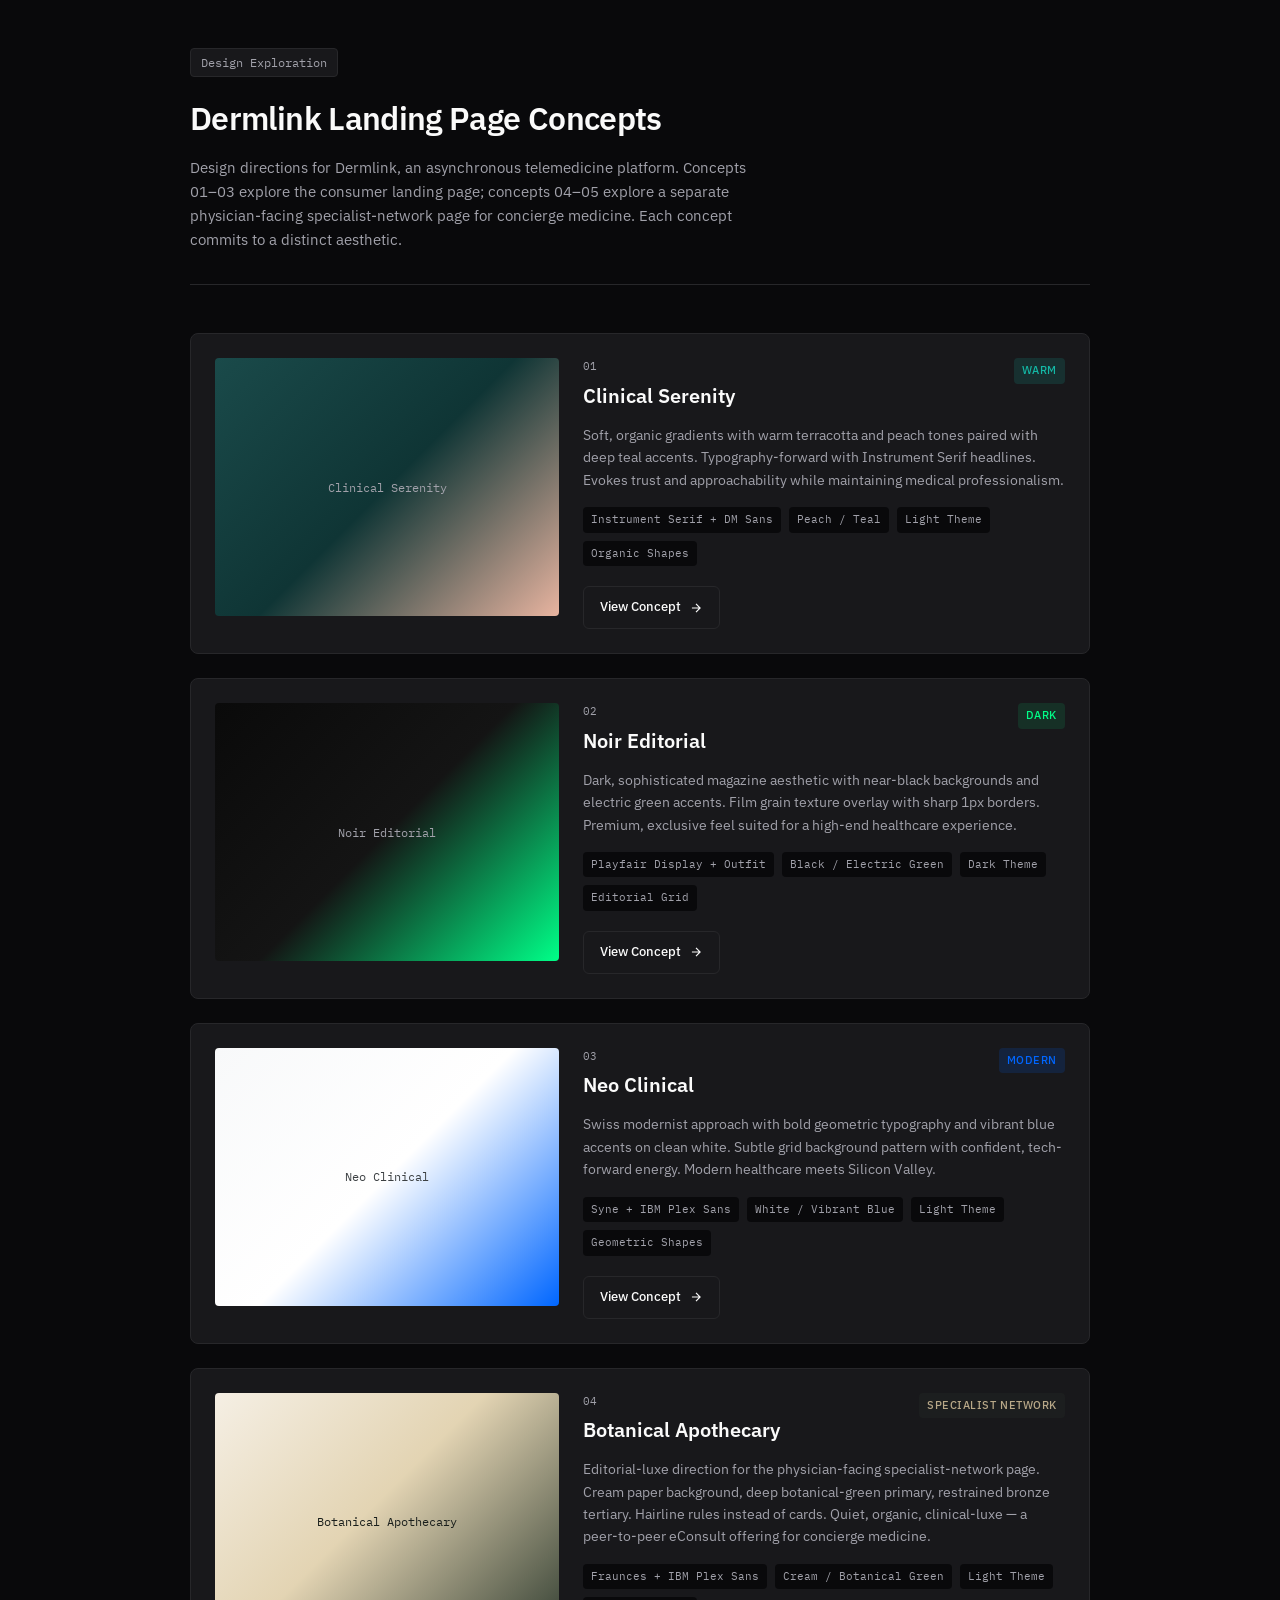
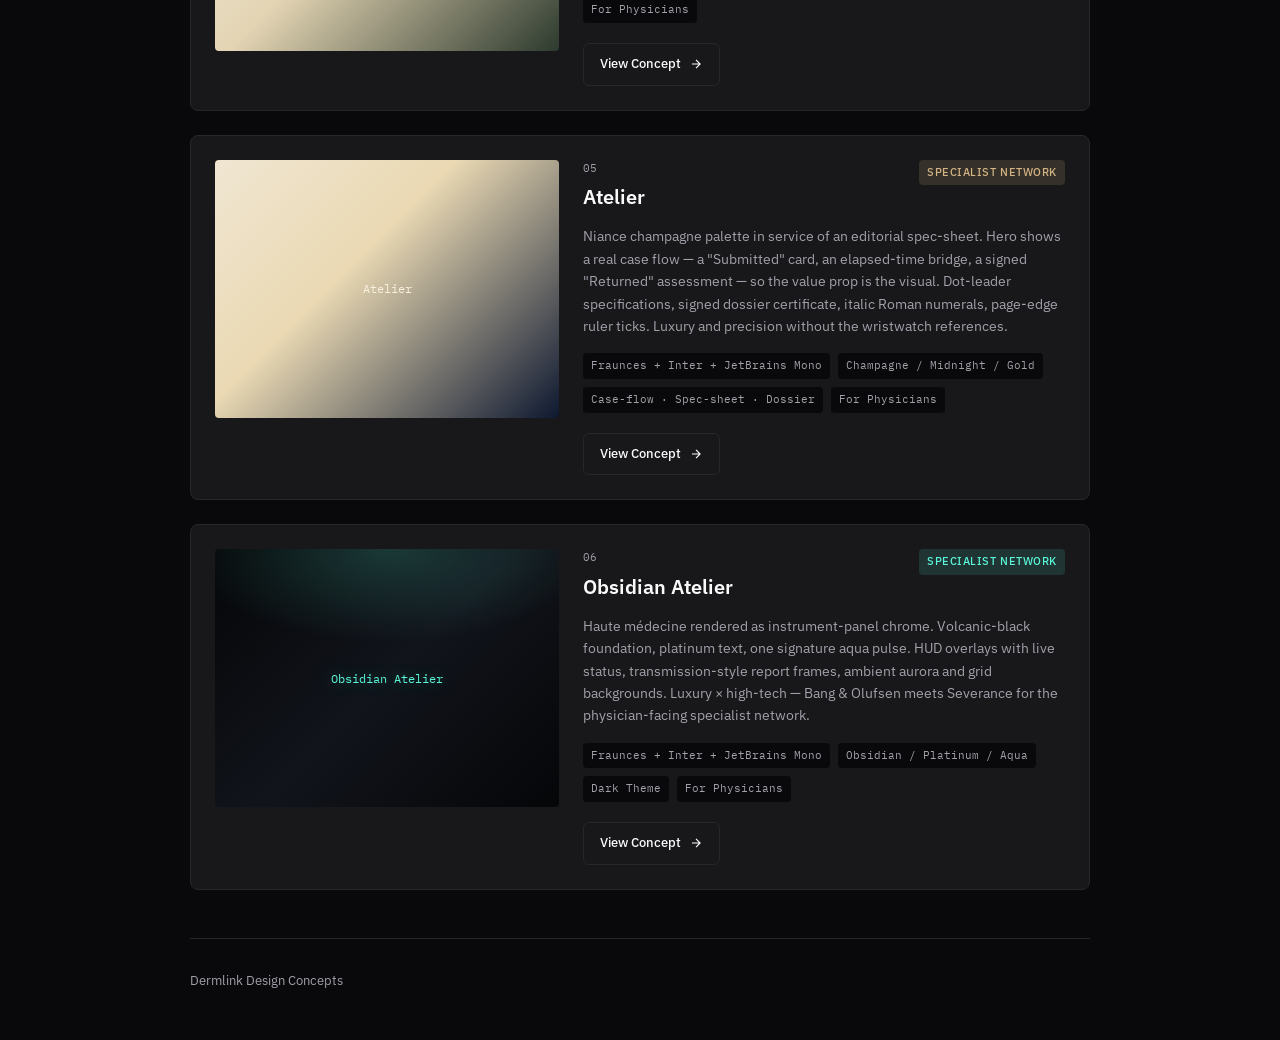
<file: index.html>
<!doctype html>
<html lang="en">
    <head>
        <meta charset="UTF-8" />
        <meta name="viewport" content="width=device-width, initial-scale=1.0" />
        <title>Dermlink Design Concepts</title>
        <link rel="preconnect" href="https://fonts.googleapis.com" />
        <link rel="preconnect" href="https://fonts.gstatic.com" crossorigin />
        <link
            href="https://fonts.googleapis.com/css2?family=IBM+Plex+Mono:wght@400;500&family=IBM+Plex+Sans:wght@400;500;600&display=swap"
            rel="stylesheet"
        />
        <style>
            :root {
                --bg: #09090b;
                --surface: #18181b;
                --border: #27272a;
                --text: #fafafa;
                --text-muted: #a1a1aa;
                --accent-1: #14b8a6;
                --accent-2: #00ff88;
                --accent-3: #0066ff;
            }

            * {
                box-sizing: border-box;
                margin: 0;
                padding: 0;
            }

            body {
                font-family:
                    "IBM Plex Sans",
                    -apple-system,
                    sans-serif;
                font-size: 15px;
                line-height: 1.6;
                color: var(--text);
                background: var(--bg);
                min-height: 100vh;
                padding: 3rem 1.5rem;
            }

            .container {
                max-width: 900px;
                margin: 0 auto;
            }

            header {
                margin-bottom: 3rem;
                padding-bottom: 2rem;
                border-bottom: 1px solid var(--border);
            }

            .badge {
                display: inline-block;
                padding: 0.25rem 0.625rem;
                background: var(--surface);
                border: 1px solid var(--border);
                border-radius: 4px;
                font-family: "IBM Plex Mono", monospace;
                font-size: 0.75rem;
                color: var(--text-muted);
                margin-bottom: 1rem;
            }

            h1 {
                font-size: 2rem;
                font-weight: 600;
                letter-spacing: -0.02em;
                margin-bottom: 0.75rem;
            }

            header p {
                color: var(--text-muted);
                max-width: 560px;
            }

            .concepts {
                display: flex;
                flex-direction: column;
                gap: 1.5rem;
            }

            .concept {
                display: grid;
                grid-template-columns: 1fr 1.4fr;
                gap: 1.5rem;
                padding: 1.5rem;
                background: var(--surface);
                border: 1px solid var(--border);
                border-radius: 8px;
                transition: border-color 0.2s;
            }

            .concept:hover {
                border-color: #3f3f46;
            }

            .concept-preview {
                aspect-ratio: 4/3;
                border-radius: 4px;
                overflow: hidden;
                position: relative;
            }

            .concept-preview img {
                width: 100%;
                height: 100%;
                object-fit: cover;
            }

            .preview-placeholder {
                width: 100%;
                height: 100%;
                display: flex;
                align-items: center;
                justify-content: center;
                font-family: "IBM Plex Mono", monospace;
                font-size: 0.75rem;
                color: var(--text-muted);
            }

            .concept-1 .preview-placeholder {
                background: linear-gradient(
                    135deg,
                    #1a4a4a 0%,
                    #0f3535 50%,
                    #e8b4a0 100%
                );
            }

            .concept-2 .preview-placeholder {
                background: linear-gradient(
                    135deg,
                    #0a0a0a 0%,
                    #141414 50%,
                    #00ff88 100%
                );
            }

            .concept-3 .preview-placeholder {
                background: linear-gradient(
                    135deg,
                    #f8f9fa 0%,
                    #ffffff 50%,
                    #0066ff 100%
                );
                color: #3c4043;
            }

            .concept-4 .preview-placeholder {
                background: linear-gradient(
                    135deg,
                    #f5efe4 0%,
                    #e3d4b3 45%,
                    #2d3a2e 100%
                );
                color: #1a1f1c;
            }

            .concept-5 .preview-placeholder {
                background: linear-gradient(
                    135deg,
                    #f0e6d2 0%,
                    #ead9b3 40%,
                    #0d1830 100%
                );
                color: #f8f1de;
            }

            .concept-6 .preview-placeholder {
                background:
                    radial-gradient(
                        ellipse 100% 60% at 50% 0%,
                        rgba(90, 248, 217, 0.18),
                        transparent 60%
                    ),
                    linear-gradient(
                        135deg,
                        #050608 0%,
                        #11141b 50%,
                        #050608 100%
                    );
                color: #5af8d9;
                text-shadow: 0 0 18px rgba(90, 248, 217, 0.45);
            }

            .concept-info {
                display: flex;
                flex-direction: column;
            }

            .concept-header {
                display: flex;
                align-items: flex-start;
                justify-content: space-between;
                gap: 1rem;
                margin-bottom: 0.75rem;
            }

            .concept-num {
                font-family: "IBM Plex Mono", monospace;
                font-size: 0.6875rem;
                color: var(--text-muted);
                margin-bottom: 0.25rem;
            }

            .concept h2 {
                font-size: 1.25rem;
                font-weight: 600;
            }

            .concept-tag {
                flex-shrink: 0;
                padding: 0.25rem 0.5rem;
                border-radius: 4px;
                font-size: 0.6875rem;
                font-weight: 500;
                text-transform: uppercase;
                letter-spacing: 0.05em;
            }

            .concept-1 .concept-tag {
                background: rgba(20, 184, 166, 0.15);
                color: var(--accent-1);
            }

            .concept-2 .concept-tag {
                background: rgba(0, 255, 136, 0.1);
                color: var(--accent-2);
            }

            .concept-3 .concept-tag {
                background: rgba(0, 102, 255, 0.15);
                color: var(--accent-3);
            }

            .concept-4 .concept-tag {
                background: rgba(45, 58, 46, 0.2);
                color: #b8a888;
            }

            .concept-5 .concept-tag {
                background: rgba(184, 153, 104, 0.18);
                color: #d4b485;
            }

            .concept-6 .concept-tag {
                background: rgba(90, 248, 217, 0.12);
                color: #5af8d9;
            }

            .concept-desc {
                color: var(--text-muted);
                font-size: 0.875rem;
                margin-bottom: 1rem;
                flex: 1;
            }

            .concept-details {
                display: flex;
                flex-wrap: wrap;
                gap: 0.5rem;
                margin-bottom: 1.25rem;
            }

            .detail {
                padding: 0.25rem 0.5rem;
                background: var(--bg);
                border-radius: 4px;
                font-family: "IBM Plex Mono", monospace;
                font-size: 0.6875rem;
                color: var(--text-muted);
            }

            .concept-link {
                display: inline-flex;
                align-items: center;
                gap: 0.5rem;
                padding: 0.625rem 1rem;
                background: transparent;
                border: 1px solid var(--border);
                border-radius: 6px;
                color: var(--text);
                font-size: 0.8125rem;
                font-weight: 500;
                text-decoration: none;
                transition: all 0.15s;
                align-self: flex-start;
            }

            .concept-link:hover {
                background: var(--bg);
                border-color: var(--text-muted);
            }

            .concept-link svg {
                width: 14px;
                height: 14px;
            }

            footer {
                margin-top: 3rem;
                padding-top: 2rem;
                border-top: 1px solid var(--border);
                display: flex;
                justify-content: space-between;
                align-items: center;
                color: var(--text-muted);
                font-size: 0.8125rem;
            }

            footer a {
                color: var(--text);
                text-decoration: none;
            }

            footer a:hover {
                text-decoration: underline;
            }

            @media (max-width: 700px) {
                body {
                    padding: 2rem 1rem;
                }

                .concept {
                    grid-template-columns: 1fr;
                    gap: 1rem;
                }

                .concept-preview {
                    aspect-ratio: 16/9;
                }

                footer {
                    flex-direction: column;
                    gap: 0.5rem;
                    text-align: center;
                }
            }
        </style>
    </head>
    <body>
        <div class="container">
            <header>
                <div class="badge">Design Exploration</div>
                <h1>Dermlink Landing Page Concepts</h1>
                <p>
                    Design directions for Dermlink, an asynchronous telemedicine
                    platform. Concepts 01–03 explore the consumer landing page;
                    concepts 04–05 explore a separate physician-facing
                    specialist-network page for concierge medicine. Each
                    concept commits to a distinct aesthetic.
                </p>
            </header>

            <div class="concepts">
                <article class="concept concept-1">
                    <div class="concept-preview">
                        <div class="preview-placeholder">Clinical Serenity</div>
                    </div>
                    <div class="concept-info">
                        <div class="concept-header">
                            <div>
                                <div class="concept-num">01</div>
                                <h2>Clinical Serenity</h2>
                            </div>
                            <span class="concept-tag">Warm</span>
                        </div>
                        <p class="concept-desc">
                            Soft, organic gradients with warm terracotta and
                            peach tones paired with deep teal accents.
                            Typography-forward with Instrument Serif headlines.
                            Evokes trust and approachability while maintaining
                            medical professionalism.
                        </p>
                        <div class="concept-details">
                            <span class="detail"
                                >Instrument Serif + DM Sans</span
                            >
                            <span class="detail">Peach / Teal</span>
                            <span class="detail">Light Theme</span>
                            <span class="detail">Organic Shapes</span>
                        </div>
                        <a href="concept-1/" class="concept-link">
                            View Concept
                            <svg
                                viewBox="0 0 24 24"
                                fill="none"
                                stroke="currentColor"
                                stroke-width="2"
                            >
                                <path d="M5 12h14M12 5l7 7-7 7" />
                            </svg>
                        </a>
                    </div>
                </article>

                <article class="concept concept-2">
                    <div class="concept-preview">
                        <div class="preview-placeholder">Noir Editorial</div>
                    </div>
                    <div class="concept-info">
                        <div class="concept-header">
                            <div>
                                <div class="concept-num">02</div>
                                <h2>Noir Editorial</h2>
                            </div>
                            <span class="concept-tag">Dark</span>
                        </div>
                        <p class="concept-desc">
                            Dark, sophisticated magazine aesthetic with
                            near-black backgrounds and electric green accents.
                            Film grain texture overlay with sharp 1px borders.
                            Premium, exclusive feel suited for a high-end
                            healthcare experience.
                        </p>
                        <div class="concept-details">
                            <span class="detail"
                                >Playfair Display + Outfit</span
                            >
                            <span class="detail">Black / Electric Green</span>
                            <span class="detail">Dark Theme</span>
                            <span class="detail">Editorial Grid</span>
                        </div>
                        <a href="concept-2/" class="concept-link">
                            View Concept
                            <svg
                                viewBox="0 0 24 24"
                                fill="none"
                                stroke="currentColor"
                                stroke-width="2"
                            >
                                <path d="M5 12h14M12 5l7 7-7 7" />
                            </svg>
                        </a>
                    </div>
                </article>

                <article class="concept concept-3">
                    <div class="concept-preview">
                        <div class="preview-placeholder">Neo Clinical</div>
                    </div>
                    <div class="concept-info">
                        <div class="concept-header">
                            <div>
                                <div class="concept-num">03</div>
                                <h2>Neo Clinical</h2>
                            </div>
                            <span class="concept-tag">Modern</span>
                        </div>
                        <p class="concept-desc">
                            Swiss modernist approach with bold geometric
                            typography and vibrant blue accents on clean white.
                            Subtle grid background pattern with confident,
                            tech-forward energy. Modern healthcare meets Silicon
                            Valley.
                        </p>
                        <div class="concept-details">
                            <span class="detail">Syne + IBM Plex Sans</span>
                            <span class="detail">White / Vibrant Blue</span>
                            <span class="detail">Light Theme</span>
                            <span class="detail">Geometric Shapes</span>
                        </div>
                        <a href="concept-3/" class="concept-link">
                            View Concept
                            <svg
                                viewBox="0 0 24 24"
                                fill="none"
                                stroke="currentColor"
                                stroke-width="2"
                            >
                                <path d="M5 12h14M12 5l7 7-7 7" />
                            </svg>
                        </a>
                    </div>
                </article>

                <article class="concept concept-4">
                    <div class="concept-preview">
                        <div class="preview-placeholder">Botanical Apothecary</div>
                    </div>
                    <div class="concept-info">
                        <div class="concept-header">
                            <div>
                                <div class="concept-num">04</div>
                                <h2>Botanical Apothecary</h2>
                            </div>
                            <span class="concept-tag">Specialist Network</span>
                        </div>
                        <p class="concept-desc">
                            Editorial-luxe direction for the physician-facing
                            specialist-network page. Cream paper background,
                            deep botanical-green primary, restrained bronze
                            tertiary. Hairline rules instead of cards. Quiet,
                            organic, clinical-luxe — a peer-to-peer eConsult
                            offering for concierge medicine.
                        </p>
                        <div class="concept-details">
                            <span class="detail">Fraunces + IBM Plex Sans</span>
                            <span class="detail">Cream / Botanical Green</span>
                            <span class="detail">Light Theme</span>
                            <span class="detail">For Physicians</span>
                        </div>
                        <a href="concept-4/" class="concept-link">
                            View Concept
                            <svg
                                viewBox="0 0 24 24"
                                fill="none"
                                stroke="currentColor"
                                stroke-width="2"
                            >
                                <path d="M5 12h14M12 5l7 7-7 7" />
                            </svg>
                        </a>
                    </div>
                </article>

                <article class="concept concept-5">
                    <div class="concept-preview">
                        <div class="preview-placeholder">Atelier</div>
                    </div>
                    <div class="concept-info">
                        <div class="concept-header">
                            <div>
                                <div class="concept-num">05</div>
                                <h2>Atelier</h2>
                            </div>
                            <span class="concept-tag">Specialist Network</span>
                        </div>
                        <p class="concept-desc">
                            Niance champagne palette in service of an editorial
                            spec-sheet. Hero shows a real case flow — a
                            "Submitted" card, an elapsed-time bridge, a signed
                            "Returned" assessment — so the value prop is the
                            visual. Dot-leader specifications, signed dossier
                            certificate, italic Roman numerals, page-edge ruler
                            ticks. Luxury and precision without the
                            wristwatch references.
                        </p>
                        <div class="concept-details">
                            <span class="detail">Fraunces + Inter + JetBrains Mono</span>
                            <span class="detail">Champagne / Midnight / Gold</span>
                            <span class="detail">Case-flow · Spec-sheet · Dossier</span>
                            <span class="detail">For Physicians</span>
                        </div>
                        <a href="concept-5/" class="concept-link">
                            View Concept
                            <svg
                                viewBox="0 0 24 24"
                                fill="none"
                                stroke="currentColor"
                                stroke-width="2"
                            >
                                <path d="M5 12h14M12 5l7 7-7 7" />
                            </svg>
                        </a>
                    </div>
                </article>

                <article class="concept concept-6">
                    <div class="concept-preview">
                        <div class="preview-placeholder">Obsidian Atelier</div>
                    </div>
                    <div class="concept-info">
                        <div class="concept-header">
                            <div>
                                <div class="concept-num">06</div>
                                <h2>Obsidian Atelier</h2>
                            </div>
                            <span class="concept-tag">Specialist Network</span>
                        </div>
                        <p class="concept-desc">
                            Haute médecine rendered as instrument-panel chrome.
                            Volcanic-black foundation, platinum text, one
                            signature aqua pulse. HUD overlays with live status,
                            transmission-style report frames, ambient aurora and
                            grid backgrounds. Luxury × high-tech — Bang &amp;
                            Olufsen meets Severance for the physician-facing
                            specialist network.
                        </p>
                        <div class="concept-details">
                            <span class="detail">Fraunces + Inter + JetBrains Mono</span>
                            <span class="detail">Obsidian / Platinum / Aqua</span>
                            <span class="detail">Dark Theme</span>
                            <span class="detail">For Physicians</span>
                        </div>
                        <a href="concept-6/" class="concept-link">
                            View Concept
                            <svg
                                viewBox="0 0 24 24"
                                fill="none"
                                stroke="currentColor"
                                stroke-width="2"
                            >
                                <path d="M5 12h14M12 5l7 7-7 7" />
                            </svg>
                        </a>
                    </div>
                </article>
            </div>

            <footer>
                <p>Dermlink Design Concepts</p>
            </footer>
        </div>
    </body>
</html>
</file>
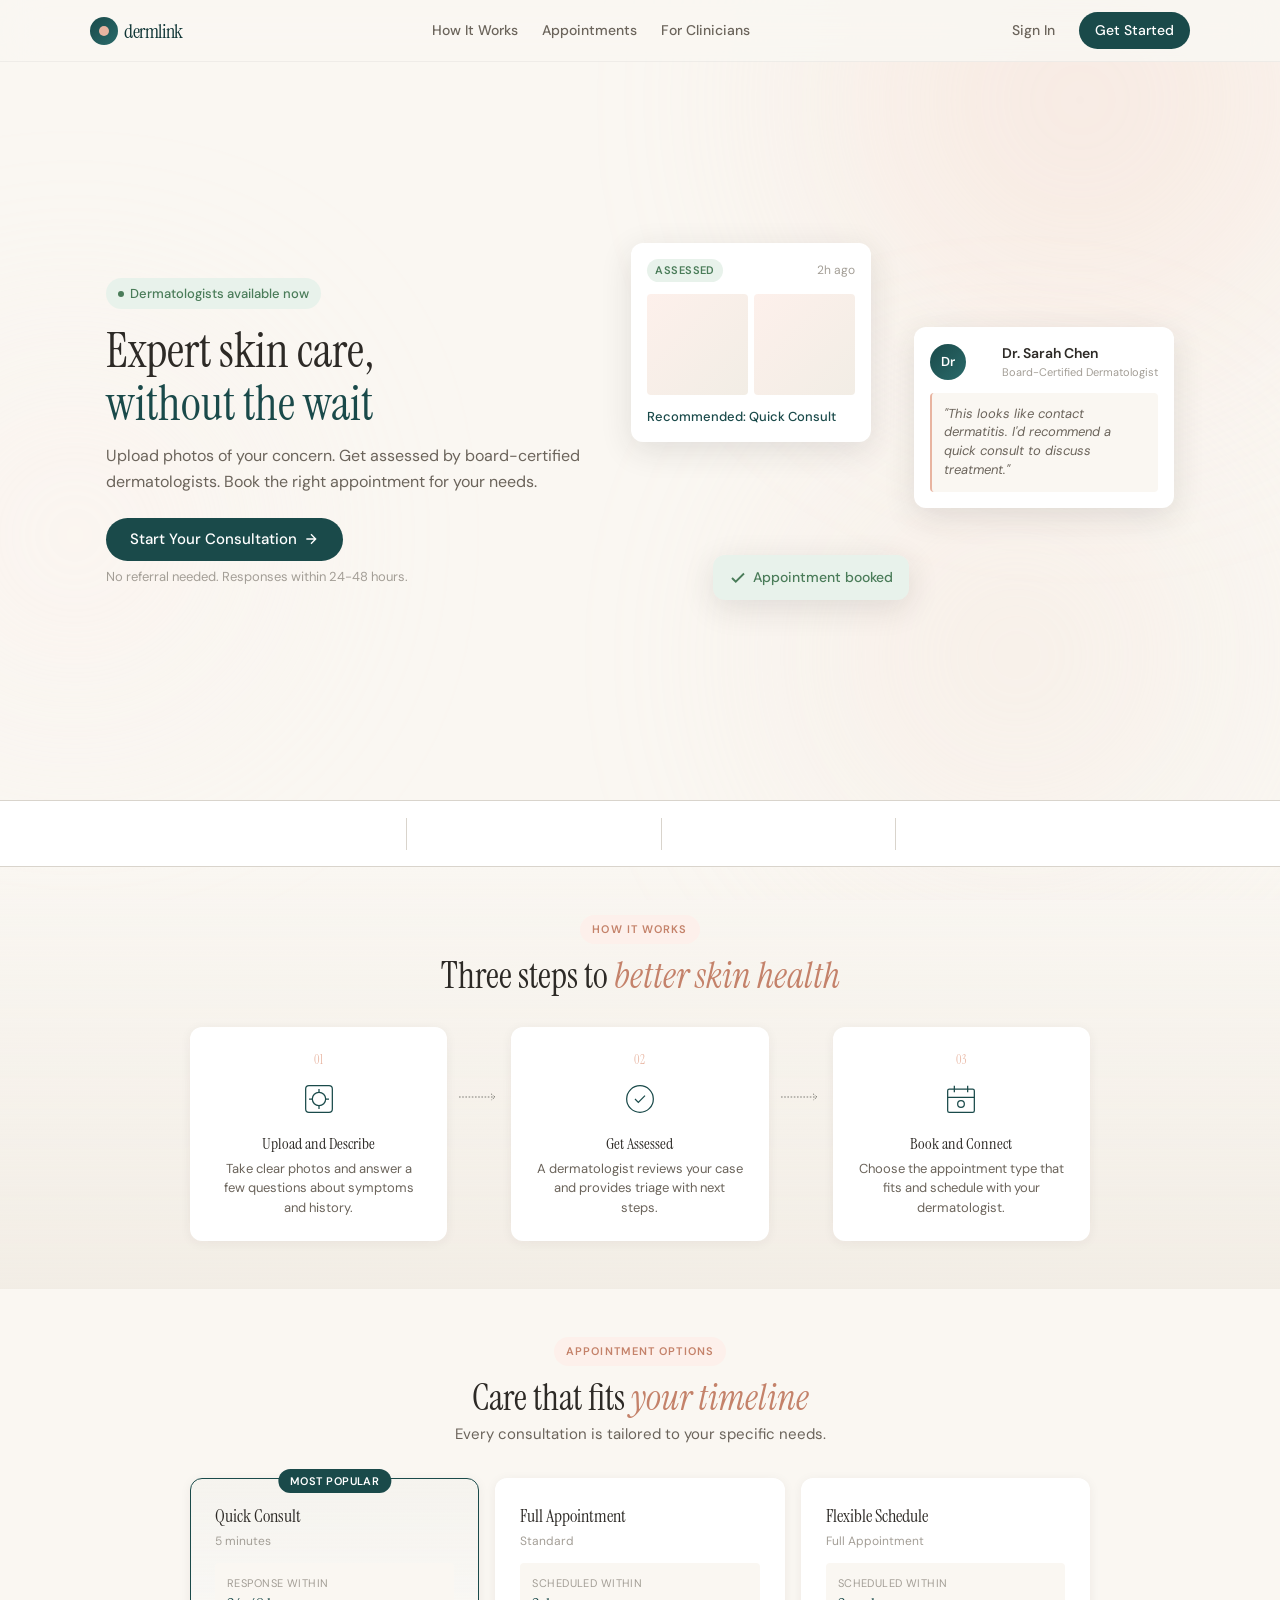
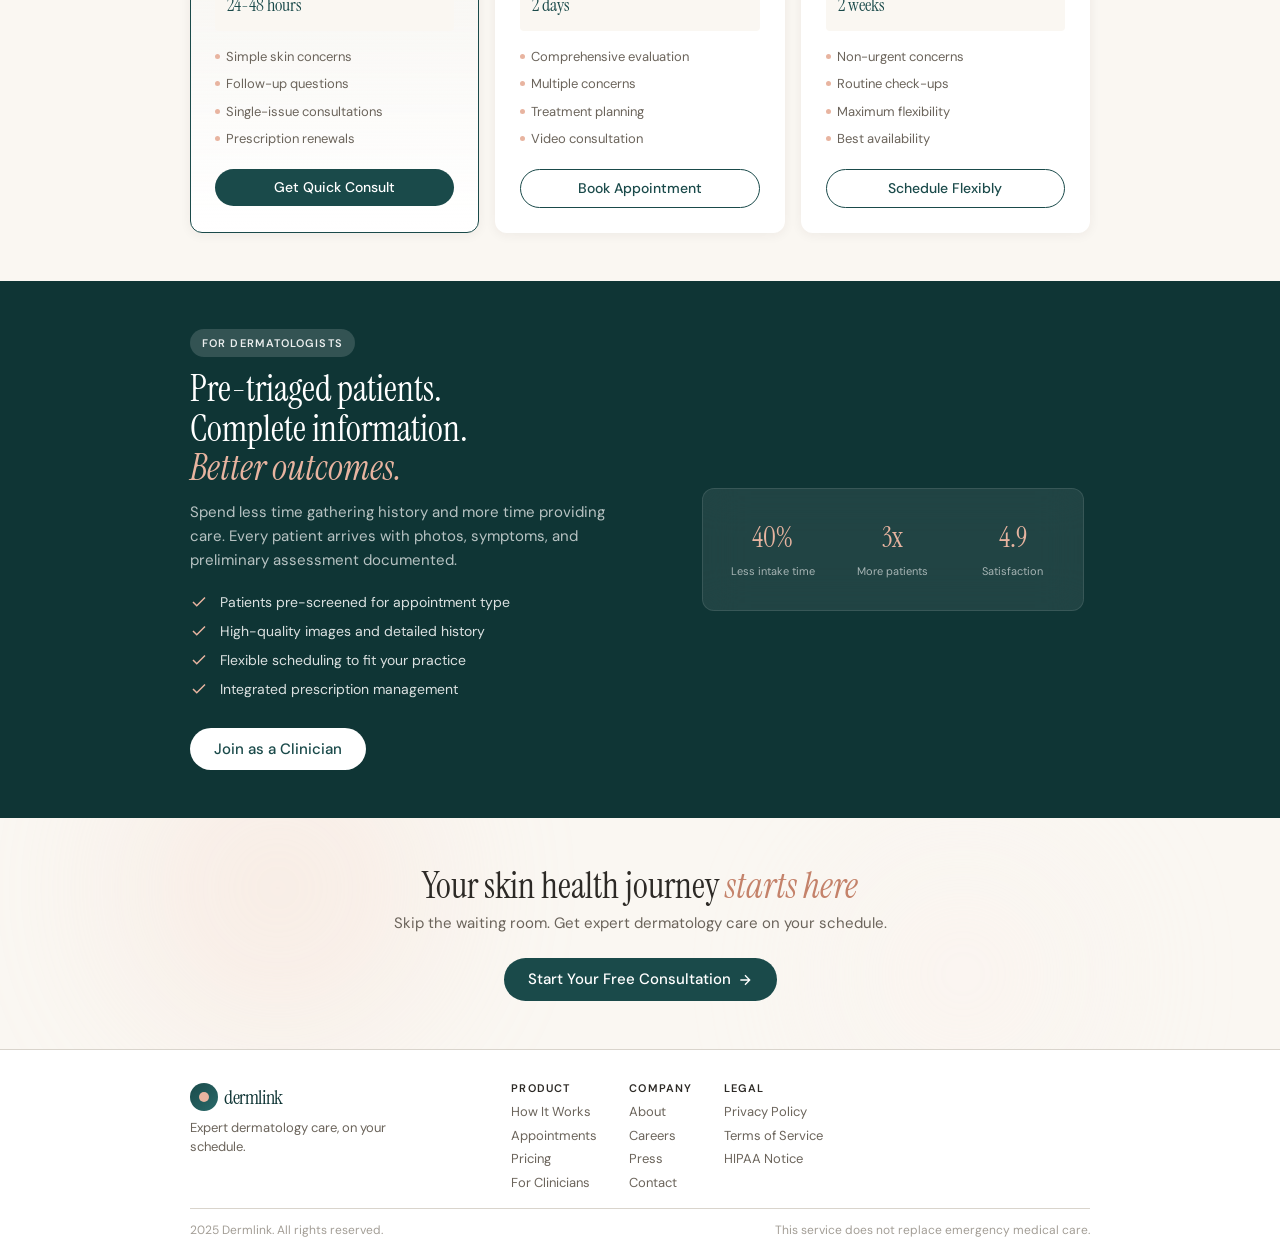
<file: concept-1/index.html>
<!DOCTYPE html>
<html lang="en">
<head>
  <meta charset="UTF-8">
  <meta name="viewport" content="width=device-width, initial-scale=1.0">
  <title>Dermlink | Expert Dermatology Care, On Your Schedule</title>
  <link rel="preconnect" href="https://fonts.googleapis.com">
  <link rel="preconnect" href="https://fonts.gstatic.com" crossorigin>
  <link href="https://fonts.googleapis.com/css2?family=DM+Sans:ital,opsz,wght@0,9..40,300;0,9..40,400;0,9..40,500;0,9..40,600;1,9..40,400&family=Instrument+Serif:ital@0;1&display=swap" rel="stylesheet">
  <link rel="stylesheet" href="styles.css">
</head>
<body>
  <div class="bg-shapes">
    <div class="shape shape-1"></div>
    <div class="shape shape-2"></div>
    <div class="shape shape-3"></div>
  </div>

  <nav class="nav">
    <div class="nav-inner">
      <a href="#" class="logo">
        <span class="logo-mark"></span>
        <span class="logo-text">dermlink</span>
      </a>
      <div class="nav-links">
        <a href="#how-it-works">How It Works</a>
        <a href="#appointments">Appointments</a>
        <a href="#clinicians">For Clinicians</a>
      </div>
      <div class="nav-actions">
        <a href="#" class="btn btn-ghost">Sign In</a>
        <a href="#" class="btn btn-primary">Get Started</a>
      </div>
      <button class="mobile-menu-btn" aria-label="Menu">
        <span></span>
        <span></span>
      </button>
    </div>
  </nav>

  <header class="hero">
    <div class="hero-content">
      <div class="hero-badge">
        <span class="badge-dot"></span>
        Dermatologists available now
      </div>
      <h1 class="hero-title">
        Expert skin care,<br>
        <span class="hero-title-accent">without the wait</span>
      </h1>
      <p class="hero-subtitle">
        Upload photos of your concern. Get assessed by board-certified dermatologists.
        Book the right appointment for your needs.
      </p>
      <div class="hero-cta">
        <a href="#" class="btn btn-primary btn-large">
          Start Your Consultation
          <svg class="btn-arrow" viewBox="0 0 24 24" fill="none" stroke="currentColor" stroke-width="2">
            <path d="M5 12h14M12 5l7 7-7 7"/>
          </svg>
        </a>
        <span class="hero-cta-note">No referral needed. Responses within 24-48 hours.</span>
      </div>
    </div>
    <div class="hero-visual">
      <div class="hero-card hero-card-main">
        <div class="card-header">
          <span class="card-status card-status-complete">Assessed</span>
          <span class="card-time">2h ago</span>
        </div>
        <div class="card-content">
          <div class="card-image-grid">
            <div class="card-image"></div>
            <div class="card-image"></div>
          </div>
          <p class="card-note">Recommended: Quick Consult</p>
        </div>
      </div>
      <div class="hero-card hero-card-secondary">
        <div class="card-header">
          <span class="card-avatar">Dr</span>
          <div class="card-meta">
            <span class="card-name">Dr. Sarah Chen</span>
            <span class="card-specialty">Board-Certified Dermatologist</span>
          </div>
        </div>
        <div class="card-message">
          "This looks like contact dermatitis. I'd recommend a quick consult to discuss treatment."
        </div>
      </div>
      <div class="hero-card hero-card-floating">
        <svg class="check-icon" viewBox="0 0 24 24" fill="none" stroke="currentColor" stroke-width="2.5">
          <path d="M20 6L9 17l-5-5"/>
        </svg>
        <span>Appointment booked</span>
      </div>
    </div>
  </header>

  <section class="trust-bar">
    <div class="trust-inner">
      <div class="trust-item">
        <span class="trust-number">500+</span>
        <span class="trust-label">Dermatologists</span>
      </div>
      <div class="trust-divider"></div>
      <div class="trust-item">
        <span class="trust-number">24hr</span>
        <span class="trust-label">Response Time</span>
      </div>
      <div class="trust-divider"></div>
      <div class="trust-item">
        <span class="trust-number">98%</span>
        <span class="trust-label">Satisfaction</span>
      </div>
      <div class="trust-divider"></div>
      <div class="trust-item">
        <span class="trust-number">HIPAA</span>
        <span class="trust-label">Compliant</span>
      </div>
    </div>
  </section>

  <section id="how-it-works" class="how-it-works">
    <div class="section-header">
      <span class="section-tag">How It Works</span>
      <h2 class="section-title">Three steps to <em>better skin health</em></h2>
    </div>
    <div class="steps-grid">
      <div class="step">
        <div class="step-number">01</div>
        <div class="step-icon">
          <svg viewBox="0 0 48 48" fill="none" stroke="currentColor" stroke-width="1.5">
            <rect x="8" y="8" width="32" height="32" rx="4"/>
            <circle cx="24" cy="24" r="8"/>
            <path d="M24 16v-4M24 36v-4M32 24h4M12 24h4"/>
          </svg>
        </div>
        <h3 class="step-title">Upload and Describe</h3>
        <p class="step-desc">Take clear photos and answer a few questions about symptoms and history.</p>
      </div>
      <div class="step-connector">
        <svg viewBox="0 0 100 24" fill="none">
          <path d="M0 12h90M80 4l10 8-10 8" stroke="currentColor" stroke-width="1.5" stroke-dasharray="4 4"/>
        </svg>
      </div>
      <div class="step">
        <div class="step-number">02</div>
        <div class="step-icon">
          <svg viewBox="0 0 48 48" fill="none" stroke="currentColor" stroke-width="1.5">
            <circle cx="24" cy="24" r="16"/>
            <path d="M18 24l4 4 8-8"/>
          </svg>
        </div>
        <h3 class="step-title">Get Assessed</h3>
        <p class="step-desc">A dermatologist reviews your case and provides triage with next steps.</p>
      </div>
      <div class="step-connector">
        <svg viewBox="0 0 100 24" fill="none">
          <path d="M0 12h90M80 4l10 8-10 8" stroke="currentColor" stroke-width="1.5" stroke-dasharray="4 4"/>
        </svg>
      </div>
      <div class="step">
        <div class="step-number">03</div>
        <div class="step-icon">
          <svg viewBox="0 0 48 48" fill="none" stroke="currentColor" stroke-width="1.5">
            <rect x="8" y="12" width="32" height="28" rx="2"/>
            <path d="M16 8v8M32 8v8M8 22h32"/>
            <circle cx="24" cy="30" r="4"/>
          </svg>
        </div>
        <h3 class="step-title">Book and Connect</h3>
        <p class="step-desc">Choose the appointment type that fits and schedule with your dermatologist.</p>
      </div>
    </div>
  </section>

  <section id="appointments" class="appointments">
    <div class="section-header">
      <span class="section-tag">Appointment Options</span>
      <h2 class="section-title">Care that fits <em>your timeline</em></h2>
      <p class="section-subtitle">Every consultation is tailored to your specific needs.</p>
    </div>
    <div class="appointment-cards">
      <div class="appt-card appt-card-quick">
        <div class="appt-badge">Most Popular</div>
        <div class="appt-header">
          <h3 class="appt-title">Quick Consult</h3>
          <span class="appt-duration">5 minutes</span>
        </div>
        <div class="appt-turnaround">
          <span class="appt-turnaround-label">Response within</span>
          <span class="appt-turnaround-time">24-48 hours</span>
        </div>
        <ul class="appt-features">
          <li>Simple skin concerns</li>
          <li>Follow-up questions</li>
          <li>Single-issue consultations</li>
          <li>Prescription renewals</li>
        </ul>
        <a href="#" class="btn btn-primary btn-block">Get Quick Consult</a>
      </div>
      <div class="appt-card appt-card-standard">
        <div class="appt-header">
          <h3 class="appt-title">Full Appointment</h3>
          <span class="appt-duration">Standard</span>
        </div>
        <div class="appt-turnaround">
          <span class="appt-turnaround-label">Scheduled within</span>
          <span class="appt-turnaround-time">2 days</span>
        </div>
        <ul class="appt-features">
          <li>Comprehensive evaluation</li>
          <li>Multiple concerns</li>
          <li>Treatment planning</li>
          <li>Video consultation</li>
        </ul>
        <a href="#" class="btn btn-secondary btn-block">Book Appointment</a>
      </div>
      <div class="appt-card appt-card-flexible">
        <div class="appt-header">
          <h3 class="appt-title">Flexible Schedule</h3>
          <span class="appt-duration">Full Appointment</span>
        </div>
        <div class="appt-turnaround">
          <span class="appt-turnaround-label">Scheduled within</span>
          <span class="appt-turnaround-time">2 weeks</span>
        </div>
        <ul class="appt-features">
          <li>Non-urgent concerns</li>
          <li>Routine check-ups</li>
          <li>Maximum flexibility</li>
          <li>Best availability</li>
        </ul>
        <a href="#" class="btn btn-secondary btn-block">Schedule Flexibly</a>
      </div>
    </div>
  </section>

  <section id="clinicians" class="clinicians">
    <div class="clinicians-inner">
      <div class="clinicians-content">
        <span class="section-tag section-tag-light">For Dermatologists</span>
        <h2 class="clinicians-title">Pre-triaged patients.<br>Complete information.<br><em>Better outcomes.</em></h2>
        <p class="clinicians-desc">Spend less time gathering history and more time providing care. Every patient arrives with photos, symptoms, and preliminary assessment documented.</p>
        <ul class="clinicians-features">
          <li>
            <svg viewBox="0 0 24 24" fill="none" stroke="currentColor" stroke-width="2"><path d="M20 6L9 17l-5-5"/></svg>
            Patients pre-screened for appointment type
          </li>
          <li>
            <svg viewBox="0 0 24 24" fill="none" stroke="currentColor" stroke-width="2"><path d="M20 6L9 17l-5-5"/></svg>
            High-quality images and detailed history
          </li>
          <li>
            <svg viewBox="0 0 24 24" fill="none" stroke="currentColor" stroke-width="2"><path d="M20 6L9 17l-5-5"/></svg>
            Flexible scheduling to fit your practice
          </li>
          <li>
            <svg viewBox="0 0 24 24" fill="none" stroke="currentColor" stroke-width="2"><path d="M20 6L9 17l-5-5"/></svg>
            Integrated prescription management
          </li>
        </ul>
        <a href="#" class="btn btn-light btn-large">Join as a Clinician</a>
      </div>
      <div class="clinicians-visual">
        <div class="clinician-card">
          <div class="clinician-stat">
            <span class="clinician-stat-value">40%</span>
            <span class="clinician-stat-label">Less intake time</span>
          </div>
          <div class="clinician-stat">
            <span class="clinician-stat-value">3x</span>
            <span class="clinician-stat-label">More patients</span>
          </div>
          <div class="clinician-stat">
            <span class="clinician-stat-value">4.9</span>
            <span class="clinician-stat-label">Satisfaction</span>
          </div>
        </div>
      </div>
    </div>
  </section>

  <section class="final-cta">
    <div class="cta-content">
      <h2 class="cta-title">Your skin health journey <em>starts here</em></h2>
      <p class="cta-subtitle">Skip the waiting room. Get expert dermatology care on your schedule.</p>
      <a href="#" class="btn btn-primary btn-large">
        Start Your Free Consultation
        <svg class="btn-arrow" viewBox="0 0 24 24" fill="none" stroke="currentColor" stroke-width="2">
          <path d="M5 12h14M12 5l7 7-7 7"/>
        </svg>
      </a>
    </div>
    <div class="cta-shapes">
      <div class="cta-shape cta-shape-1"></div>
      <div class="cta-shape cta-shape-2"></div>
    </div>
  </section>

  <footer class="footer">
    <div class="footer-inner">
      <div class="footer-brand">
        <a href="#" class="logo">
          <span class="logo-mark"></span>
          <span class="logo-text">dermlink</span>
        </a>
        <p class="footer-tagline">Expert dermatology care, on your schedule.</p>
      </div>
      <div class="footer-links">
        <div class="footer-col">
          <h4>Product</h4>
          <a href="#">How It Works</a>
          <a href="#">Appointments</a>
          <a href="#">Pricing</a>
          <a href="#">For Clinicians</a>
        </div>
        <div class="footer-col">
          <h4>Company</h4>
          <a href="#">About</a>
          <a href="#">Careers</a>
          <a href="#">Press</a>
          <a href="#">Contact</a>
        </div>
        <div class="footer-col">
          <h4>Legal</h4>
          <a href="#">Privacy Policy</a>
          <a href="#">Terms of Service</a>
          <a href="#">HIPAA Notice</a>
        </div>
      </div>
    </div>
    <div class="footer-bottom">
      <p>2025 Dermlink. All rights reserved.</p>
      <p>This service does not replace emergency medical care.</p>
    </div>
  </footer>

  <script src="script.js"></script>
</body>
</html>
</file>
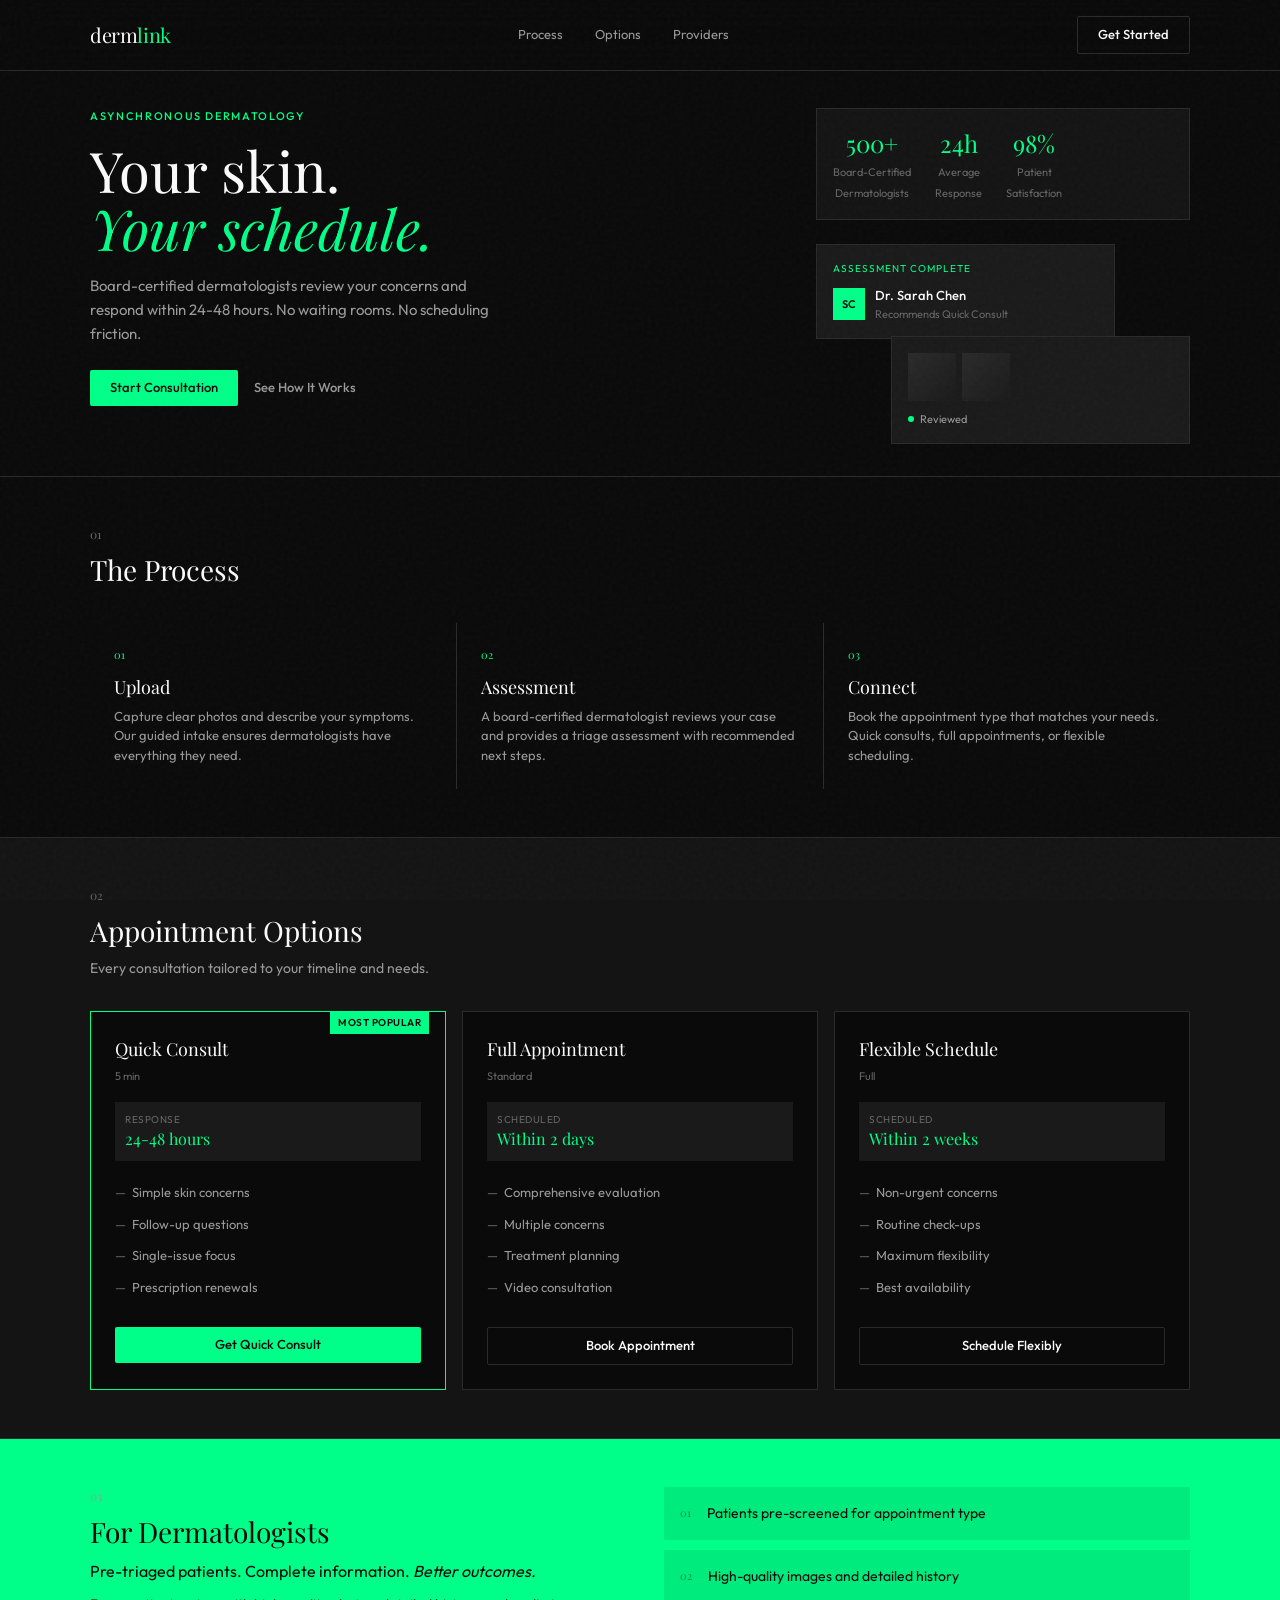
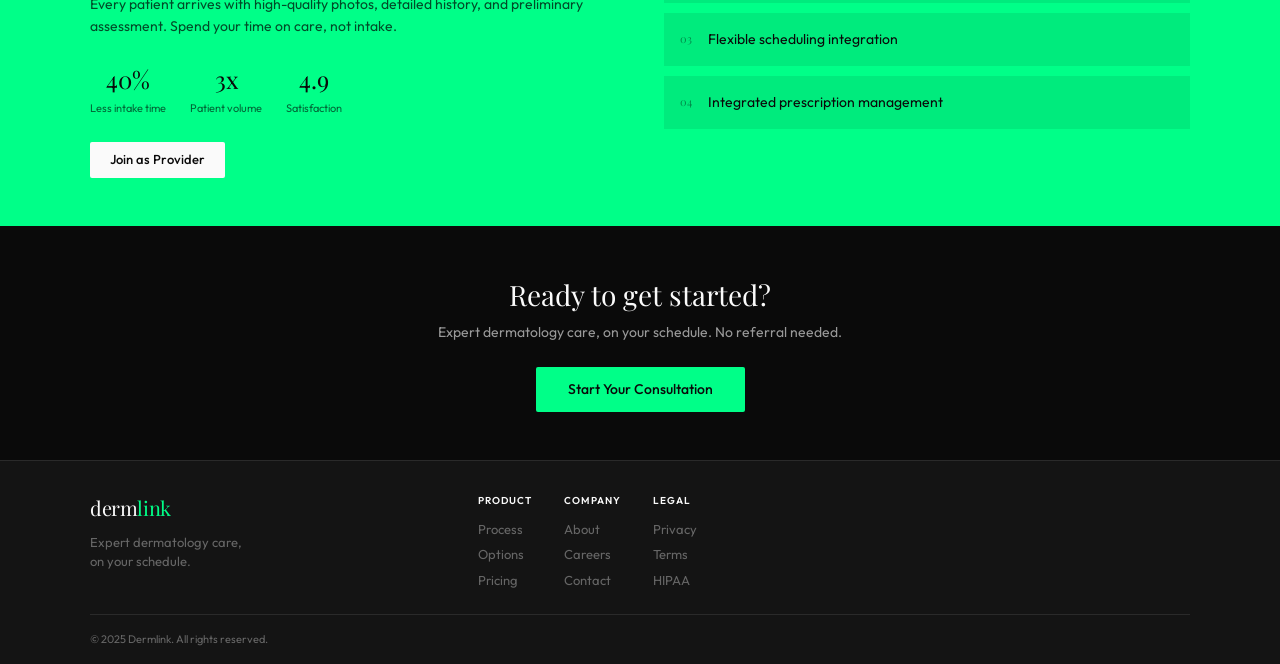
<file: concept-2/index.html>
<!DOCTYPE html>
<html lang="en">
<head>
  <meta charset="UTF-8">
  <meta name="viewport" content="width=device-width, initial-scale=1.0">
  <title>Dermlink | Expert Dermatology Care</title>
  <link rel="preconnect" href="https://fonts.googleapis.com">
  <link rel="preconnect" href="https://fonts.gstatic.com" crossorigin>
  <link href="https://fonts.googleapis.com/css2?family=Playfair+Display:ital,wght@0,400;0,500;0,600;1,400;1,500&family=Outfit:wght@300;400;500;600&display=swap" rel="stylesheet">
  <link rel="stylesheet" href="styles.css">
</head>
<body>
  <div class="grain"></div>

  <nav class="nav">
    <div class="nav-inner">
      <a href="#" class="logo">derm<span>link</span></a>
      <div class="nav-links">
        <a href="#process">Process</a>
        <a href="#options">Options</a>
        <a href="#providers">Providers</a>
      </div>
      <a href="#" class="btn btn-outline">Get Started</a>
    </div>
  </nav>

  <header class="hero">
    <div class="hero-grid">
      <div class="hero-main">
        <p class="hero-eyebrow">Asynchronous Dermatology</p>
        <h1 class="hero-title">
          Your skin.<br>
          <em>Your schedule.</em>
        </h1>
        <p class="hero-desc">Board-certified dermatologists review your concerns and respond within 24-48 hours. No waiting rooms. No scheduling friction.</p>
        <div class="hero-actions">
          <a href="#" class="btn btn-primary">Start Consultation</a>
          <a href="#" class="btn btn-ghost">See How It Works</a>
        </div>
      </div>
      <div class="hero-stats">
        <div class="stat">
          <span class="stat-value">500+</span>
          <span class="stat-label">Board-Certified<br>Dermatologists</span>
        </div>
        <div class="stat">
          <span class="stat-value">24h</span>
          <span class="stat-label">Average<br>Response</span>
        </div>
        <div class="stat">
          <span class="stat-value">98%</span>
          <span class="stat-label">Patient<br>Satisfaction</span>
        </div>
      </div>
      <div class="hero-visual">
        <div class="visual-card visual-card-1">
          <div class="vc-label">Assessment Complete</div>
          <div class="vc-content">
            <div class="vc-avatar">SC</div>
            <div class="vc-text">
              <strong>Dr. Sarah Chen</strong>
              <span>Recommends Quick Consult</span>
            </div>
          </div>
        </div>
        <div class="visual-card visual-card-2">
          <div class="vc-images">
            <div class="vc-img"></div>
            <div class="vc-img"></div>
          </div>
          <div class="vc-status">
            <span class="status-dot"></span>
            Reviewed
          </div>
        </div>
      </div>
    </div>
  </header>

  <section id="process" class="process">
    <div class="process-header">
      <span class="section-num">01</span>
      <h2 class="section-title">The Process</h2>
    </div>
    <div class="process-grid">
      <div class="process-step">
        <div class="step-num">01</div>
        <h3>Upload</h3>
        <p>Capture clear photos and describe your symptoms. Our guided intake ensures dermatologists have everything they need.</p>
      </div>
      <div class="process-step">
        <div class="step-num">02</div>
        <h3>Assessment</h3>
        <p>A board-certified dermatologist reviews your case and provides a triage assessment with recommended next steps.</p>
      </div>
      <div class="process-step">
        <div class="step-num">03</div>
        <h3>Connect</h3>
        <p>Book the appointment type that matches your needs. Quick consults, full appointments, or flexible scheduling.</p>
      </div>
    </div>
  </section>

  <section id="options" class="options">
    <div class="options-header">
      <span class="section-num">02</span>
      <h2 class="section-title">Appointment Options</h2>
      <p class="section-desc">Every consultation tailored to your timeline and needs.</p>
    </div>
    <div class="options-grid">
      <div class="option-card option-featured">
        <div class="option-badge">Most Popular</div>
        <div class="option-header">
          <h3>Quick Consult</h3>
          <span class="option-time">5 min</span>
        </div>
        <div class="option-turnaround">
          <span class="turnaround-label">Response</span>
          <span class="turnaround-value">24-48 hours</span>
        </div>
        <ul class="option-features">
          <li>Simple skin concerns</li>
          <li>Follow-up questions</li>
          <li>Single-issue focus</li>
          <li>Prescription renewals</li>
        </ul>
        <a href="#" class="btn btn-primary btn-block">Get Quick Consult</a>
      </div>
      <div class="option-card">
        <div class="option-header">
          <h3>Full Appointment</h3>
          <span class="option-time">Standard</span>
        </div>
        <div class="option-turnaround">
          <span class="turnaround-label">Scheduled</span>
          <span class="turnaround-value">Within 2 days</span>
        </div>
        <ul class="option-features">
          <li>Comprehensive evaluation</li>
          <li>Multiple concerns</li>
          <li>Treatment planning</li>
          <li>Video consultation</li>
        </ul>
        <a href="#" class="btn btn-outline btn-block">Book Appointment</a>
      </div>
      <div class="option-card">
        <div class="option-header">
          <h3>Flexible Schedule</h3>
          <span class="option-time">Full</span>
        </div>
        <div class="option-turnaround">
          <span class="turnaround-label">Scheduled</span>
          <span class="turnaround-value">Within 2 weeks</span>
        </div>
        <ul class="option-features">
          <li>Non-urgent concerns</li>
          <li>Routine check-ups</li>
          <li>Maximum flexibility</li>
          <li>Best availability</li>
        </ul>
        <a href="#" class="btn btn-outline btn-block">Schedule Flexibly</a>
      </div>
    </div>
  </section>

  <section id="providers" class="providers">
    <div class="providers-inner">
      <div class="providers-content">
        <span class="section-num section-num-light">03</span>
        <h2 class="providers-title">For Dermatologists</h2>
        <p class="providers-lead">Pre-triaged patients. Complete information. <em>Better outcomes.</em></p>
        <p class="providers-desc">Every patient arrives with high-quality photos, detailed history, and preliminary assessment. Spend your time on care, not intake.</p>
        <div class="providers-stats">
          <div class="pstat">
            <span class="pstat-value">40%</span>
            <span class="pstat-label">Less intake time</span>
          </div>
          <div class="pstat">
            <span class="pstat-value">3x</span>
            <span class="pstat-label">Patient volume</span>
          </div>
          <div class="pstat">
            <span class="pstat-value">4.9</span>
            <span class="pstat-label">Satisfaction</span>
          </div>
        </div>
        <a href="#" class="btn btn-white">Join as Provider</a>
      </div>
      <div class="providers-features">
        <div class="pfeature">
          <span class="pfeature-icon">01</span>
          <span class="pfeature-text">Patients pre-screened for appointment type</span>
        </div>
        <div class="pfeature">
          <span class="pfeature-icon">02</span>
          <span class="pfeature-text">High-quality images and detailed history</span>
        </div>
        <div class="pfeature">
          <span class="pfeature-icon">03</span>
          <span class="pfeature-text">Flexible scheduling integration</span>
        </div>
        <div class="pfeature">
          <span class="pfeature-icon">04</span>
          <span class="pfeature-text">Integrated prescription management</span>
        </div>
      </div>
    </div>
  </section>

  <section class="cta">
    <div class="cta-inner">
      <h2 class="cta-title">Ready to get started?</h2>
      <p class="cta-desc">Expert dermatology care, on your schedule. No referral needed.</p>
      <a href="#" class="btn btn-primary btn-large">Start Your Consultation</a>
    </div>
  </section>

  <footer class="footer">
    <div class="footer-inner">
      <div class="footer-brand">
        <a href="#" class="logo">derm<span>link</span></a>
        <p>Expert dermatology care,<br>on your schedule.</p>
      </div>
      <div class="footer-links">
        <div class="footer-col">
          <h4>Product</h4>
          <a href="#">Process</a>
          <a href="#">Options</a>
          <a href="#">Pricing</a>
        </div>
        <div class="footer-col">
          <h4>Company</h4>
          <a href="#">About</a>
          <a href="#">Careers</a>
          <a href="#">Contact</a>
        </div>
        <div class="footer-col">
          <h4>Legal</h4>
          <a href="#">Privacy</a>
          <a href="#">Terms</a>
          <a href="#">HIPAA</a>
        </div>
      </div>
    </div>
    <div class="footer-bottom">
      <p>&copy; 2025 Dermlink. All rights reserved.</p>
    </div>
  </footer>
</body>
</html>
</file>
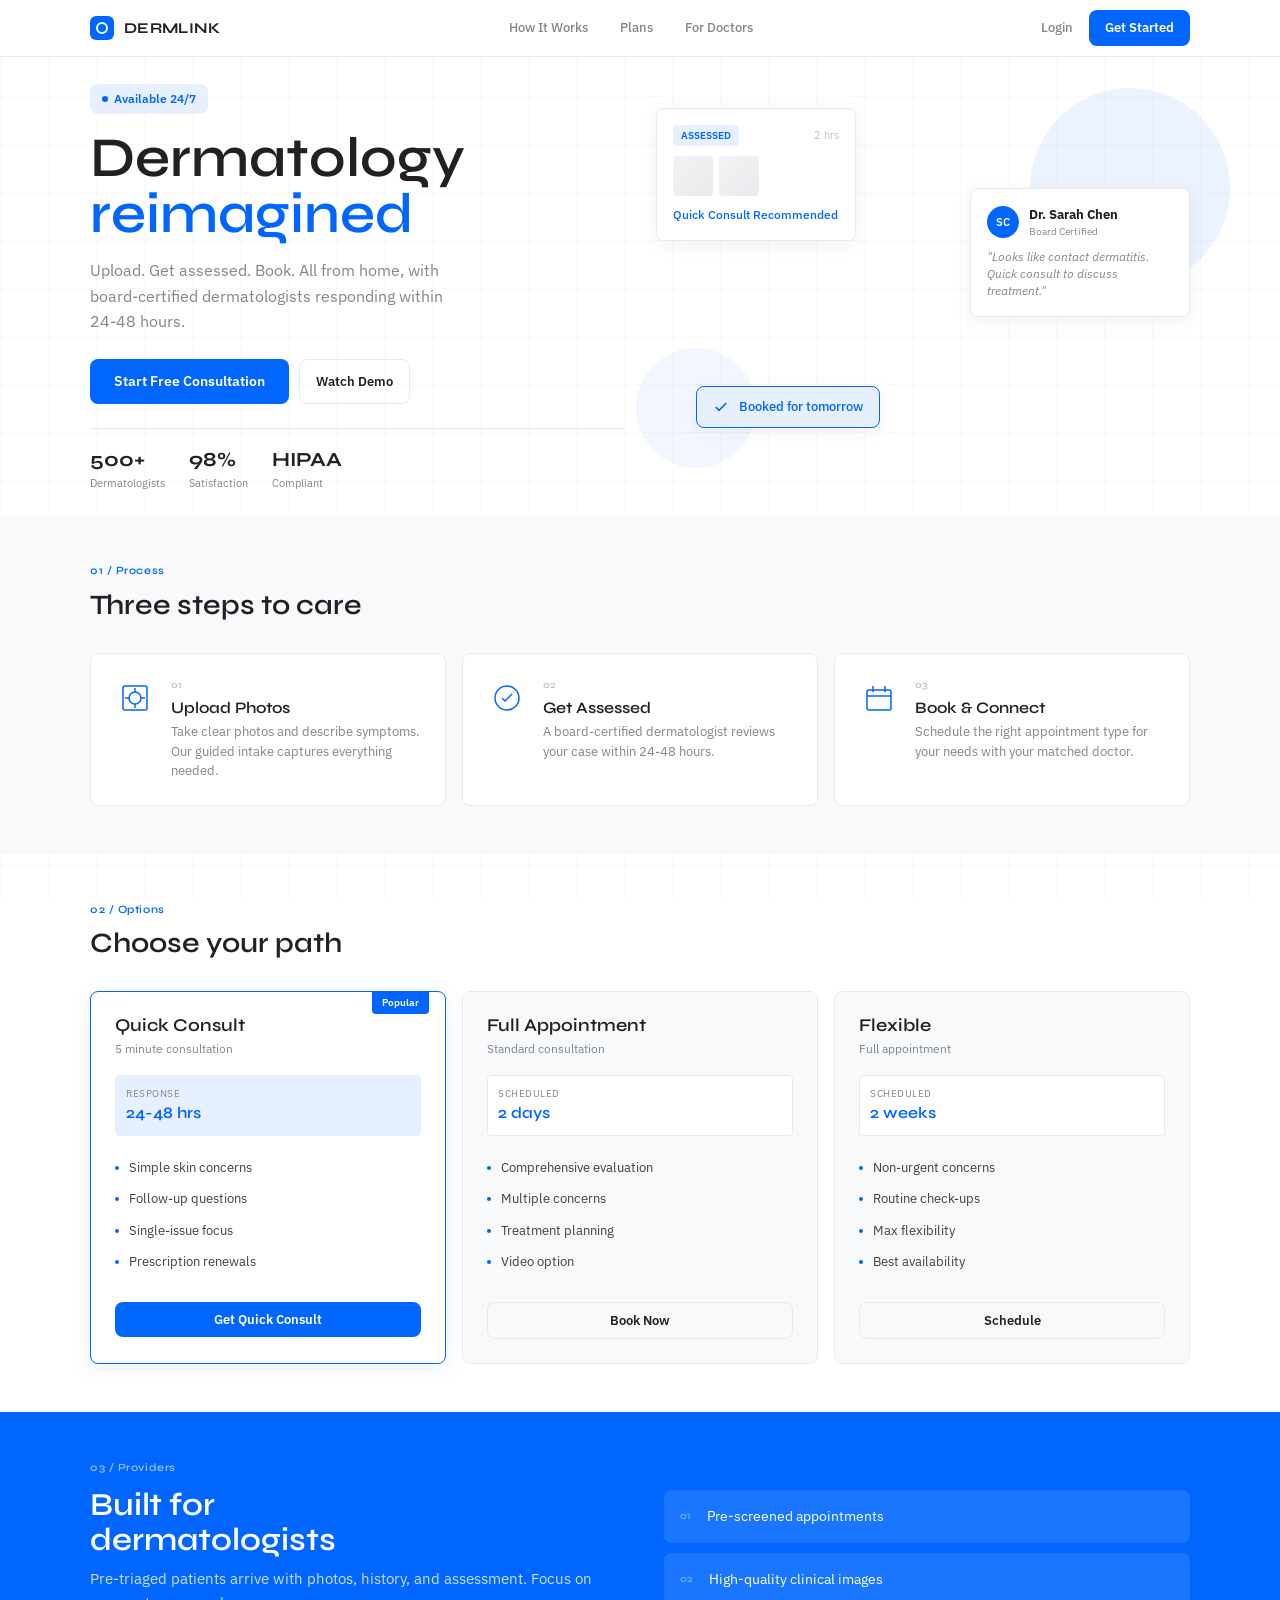
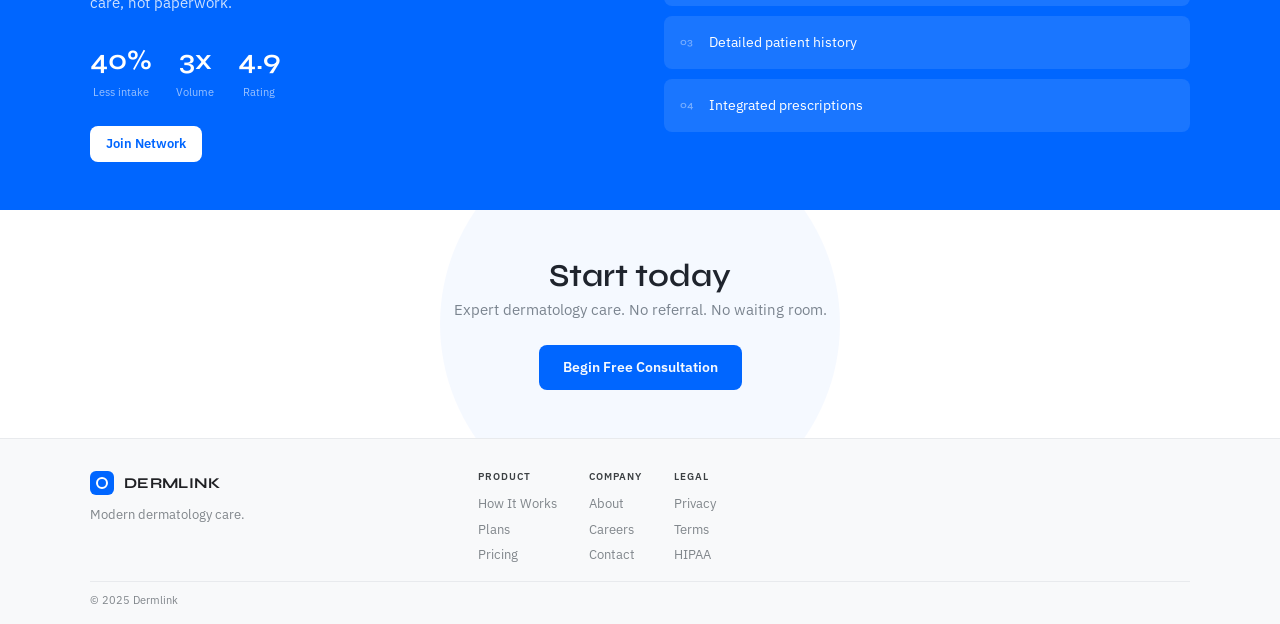
<file: concept-3/index.html>
<!DOCTYPE html>
<html lang="en">
<head>
  <meta charset="UTF-8">
  <meta name="viewport" content="width=device-width, initial-scale=1.0">
  <title>Dermlink | Modern Dermatology</title>
  <link rel="preconnect" href="https://fonts.googleapis.com">
  <link rel="preconnect" href="https://fonts.gstatic.com" crossorigin>
  <link href="https://fonts.googleapis.com/css2?family=Syne:wght@400;500;600;700&family=IBM+Plex+Sans:wght@300;400;500;600&display=swap" rel="stylesheet">
  <link rel="stylesheet" href="styles.css">
</head>
<body>
  <div class="grid-bg"></div>

  <nav class="nav">
    <div class="nav-inner">
      <a href="#" class="logo">
        <span class="logo-icon"></span>
        DERMLINK
      </a>
      <div class="nav-center">
        <a href="#how">How It Works</a>
        <a href="#plans">Plans</a>
        <a href="#doctors">For Doctors</a>
      </div>
      <div class="nav-end">
        <a href="#" class="nav-link">Login</a>
        <a href="#" class="btn btn-primary">Get Started</a>
      </div>
    </div>
  </nav>

  <header class="hero">
    <div class="hero-content">
      <div class="hero-left">
        <div class="hero-tag">
          <span class="tag-dot"></span>
          Available 24/7
        </div>
        <h1 class="hero-title">
          Dermatology
          <span class="title-accent">reimagined</span>
        </h1>
        <p class="hero-text">Upload. Get assessed. Book. All from home, with board-certified dermatologists responding within 24-48 hours.</p>
        <div class="hero-buttons">
          <a href="#" class="btn btn-primary btn-lg">Start Free Consultation</a>
          <a href="#" class="btn btn-outline">Watch Demo</a>
        </div>
        <div class="hero-trust">
          <div class="trust-item">
            <strong>500+</strong>
            <span>Dermatologists</span>
          </div>
          <div class="trust-item">
            <strong>98%</strong>
            <span>Satisfaction</span>
          </div>
          <div class="trust-item">
            <strong>HIPAA</strong>
            <span>Compliant</span>
          </div>
        </div>
      </div>
      <div class="hero-right">
        <div class="hero-cards">
          <div class="hcard hcard-1">
            <div class="hcard-head">
              <span class="hcard-badge">Assessed</span>
              <span class="hcard-time">2 hrs</span>
            </div>
            <div class="hcard-body">
              <div class="hcard-images">
                <div class="hcard-img"></div>
                <div class="hcard-img"></div>
              </div>
              <p class="hcard-rec">Quick Consult Recommended</p>
            </div>
          </div>
          <div class="hcard hcard-2">
            <div class="hcard-doc">
              <div class="doc-avatar">SC</div>
              <div class="doc-info">
                <strong>Dr. Sarah Chen</strong>
                <span>Board Certified</span>
              </div>
            </div>
            <p class="hcard-msg">"Looks like contact dermatitis. Quick consult to discuss treatment."</p>
          </div>
          <div class="hcard hcard-3">
            <svg class="check-icon" viewBox="0 0 24 24" fill="none" stroke="currentColor" stroke-width="2.5"><path d="M20 6L9 17l-5-5"/></svg>
            Booked for tomorrow
          </div>
        </div>
        <div class="hero-shape shape-1"></div>
        <div class="hero-shape shape-2"></div>
      </div>
    </div>
  </header>

  <section id="how" class="how">
    <div class="how-inner">
      <div class="how-header">
        <span class="section-label">01 / Process</span>
        <h2 class="section-title">Three steps to care</h2>
      </div>
      <div class="how-steps">
        <div class="step">
          <div class="step-icon">
            <svg viewBox="0 0 32 32" fill="none" stroke="currentColor" stroke-width="1.5">
              <rect x="4" y="4" width="24" height="24" rx="2"/>
              <circle cx="16" cy="16" r="6"/>
              <path d="M16 10V6M16 26v-4M22 16h4M6 16h4"/>
            </svg>
          </div>
          <div class="step-content">
            <span class="step-num">01</span>
            <h3>Upload Photos</h3>
            <p>Take clear photos and describe symptoms. Our guided intake captures everything needed.</p>
          </div>
        </div>
        <div class="step">
          <div class="step-icon">
            <svg viewBox="0 0 32 32" fill="none" stroke="currentColor" stroke-width="1.5">
              <circle cx="16" cy="16" r="12"/>
              <path d="M11 16l3 3 7-7"/>
            </svg>
          </div>
          <div class="step-content">
            <span class="step-num">02</span>
            <h3>Get Assessed</h3>
            <p>A board-certified dermatologist reviews your case within 24-48 hours.</p>
          </div>
        </div>
        <div class="step">
          <div class="step-icon">
            <svg viewBox="0 0 32 32" fill="none" stroke="currentColor" stroke-width="1.5">
              <rect x="4" y="8" width="24" height="20" rx="2"/>
              <path d="M10 4v6M22 4v6M4 14h24"/>
            </svg>
          </div>
          <div class="step-content">
            <span class="step-num">03</span>
            <h3>Book & Connect</h3>
            <p>Schedule the right appointment type for your needs with your matched doctor.</p>
          </div>
        </div>
      </div>
    </div>
  </section>

  <section id="plans" class="plans">
    <div class="plans-inner">
      <div class="plans-header">
        <span class="section-label">02 / Options</span>
        <h2 class="section-title">Choose your path</h2>
      </div>
      <div class="plans-grid">
        <div class="plan plan-featured">
          <div class="plan-tag">Popular</div>
          <div class="plan-head">
            <h3>Quick Consult</h3>
            <span class="plan-sub">5 minute consultation</span>
          </div>
          <div class="plan-timing">
            <div class="timing-label">Response</div>
            <div class="timing-value">24-48 hrs</div>
          </div>
          <ul class="plan-list">
            <li>Simple skin concerns</li>
            <li>Follow-up questions</li>
            <li>Single-issue focus</li>
            <li>Prescription renewals</li>
          </ul>
          <a href="#" class="btn btn-primary btn-block">Get Quick Consult</a>
        </div>
        <div class="plan">
          <div class="plan-head">
            <h3>Full Appointment</h3>
            <span class="plan-sub">Standard consultation</span>
          </div>
          <div class="plan-timing">
            <div class="timing-label">Scheduled</div>
            <div class="timing-value">2 days</div>
          </div>
          <ul class="plan-list">
            <li>Comprehensive evaluation</li>
            <li>Multiple concerns</li>
            <li>Treatment planning</li>
            <li>Video option</li>
          </ul>
          <a href="#" class="btn btn-outline btn-block">Book Now</a>
        </div>
        <div class="plan">
          <div class="plan-head">
            <h3>Flexible</h3>
            <span class="plan-sub">Full appointment</span>
          </div>
          <div class="plan-timing">
            <div class="timing-label">Scheduled</div>
            <div class="timing-value">2 weeks</div>
          </div>
          <ul class="plan-list">
            <li>Non-urgent concerns</li>
            <li>Routine check-ups</li>
            <li>Max flexibility</li>
            <li>Best availability</li>
          </ul>
          <a href="#" class="btn btn-outline btn-block">Schedule</a>
        </div>
      </div>
    </div>
  </section>

  <section id="doctors" class="doctors">
    <div class="doctors-inner">
      <div class="doctors-left">
        <span class="section-label section-label-light">03 / Providers</span>
        <h2 class="doctors-title">Built for<br/>dermatologists</h2>
        <p class="doctors-text">Pre-triaged patients arrive with photos, history, and assessment. Focus on care, not paperwork.</p>
        <div class="doctors-metrics">
          <div class="metric">
            <span class="metric-val">40%</span>
            <span class="metric-lab">Less intake</span>
          </div>
          <div class="metric">
            <span class="metric-val">3x</span>
            <span class="metric-lab">Volume</span>
          </div>
          <div class="metric">
            <span class="metric-val">4.9</span>
            <span class="metric-lab">Rating</span>
          </div>
        </div>
        <a href="#" class="btn btn-white">Join Network</a>
      </div>
      <div class="doctors-right">
        <div class="feature-list">
          <div class="feature">
            <span class="feature-num">01</span>
            <span class="feature-text">Pre-screened appointments</span>
          </div>
          <div class="feature">
            <span class="feature-num">02</span>
            <span class="feature-text">High-quality clinical images</span>
          </div>
          <div class="feature">
            <span class="feature-num">03</span>
            <span class="feature-text">Detailed patient history</span>
          </div>
          <div class="feature">
            <span class="feature-num">04</span>
            <span class="feature-text">Integrated prescriptions</span>
          </div>
        </div>
      </div>
    </div>
  </section>

  <section class="cta">
    <div class="cta-inner">
      <div class="cta-shape"></div>
      <h2 class="cta-title">Start today</h2>
      <p class="cta-text">Expert dermatology care. No referral. No waiting room.</p>
      <a href="#" class="btn btn-primary btn-lg">Begin Free Consultation</a>
    </div>
  </section>

  <footer class="footer">
    <div class="footer-inner">
      <div class="footer-main">
        <a href="#" class="logo">
          <span class="logo-icon"></span>
          DERMLINK
        </a>
        <p class="footer-tagline">Modern dermatology care.</p>
      </div>
      <div class="footer-nav">
        <div class="footer-col">
          <h4>Product</h4>
          <a href="#">How It Works</a>
          <a href="#">Plans</a>
          <a href="#">Pricing</a>
        </div>
        <div class="footer-col">
          <h4>Company</h4>
          <a href="#">About</a>
          <a href="#">Careers</a>
          <a href="#">Contact</a>
        </div>
        <div class="footer-col">
          <h4>Legal</h4>
          <a href="#">Privacy</a>
          <a href="#">Terms</a>
          <a href="#">HIPAA</a>
        </div>
      </div>
    </div>
    <div class="footer-bottom">
      <p>&copy; 2025 Dermlink</p>
    </div>
  </footer>
</body>
</html>
</file>
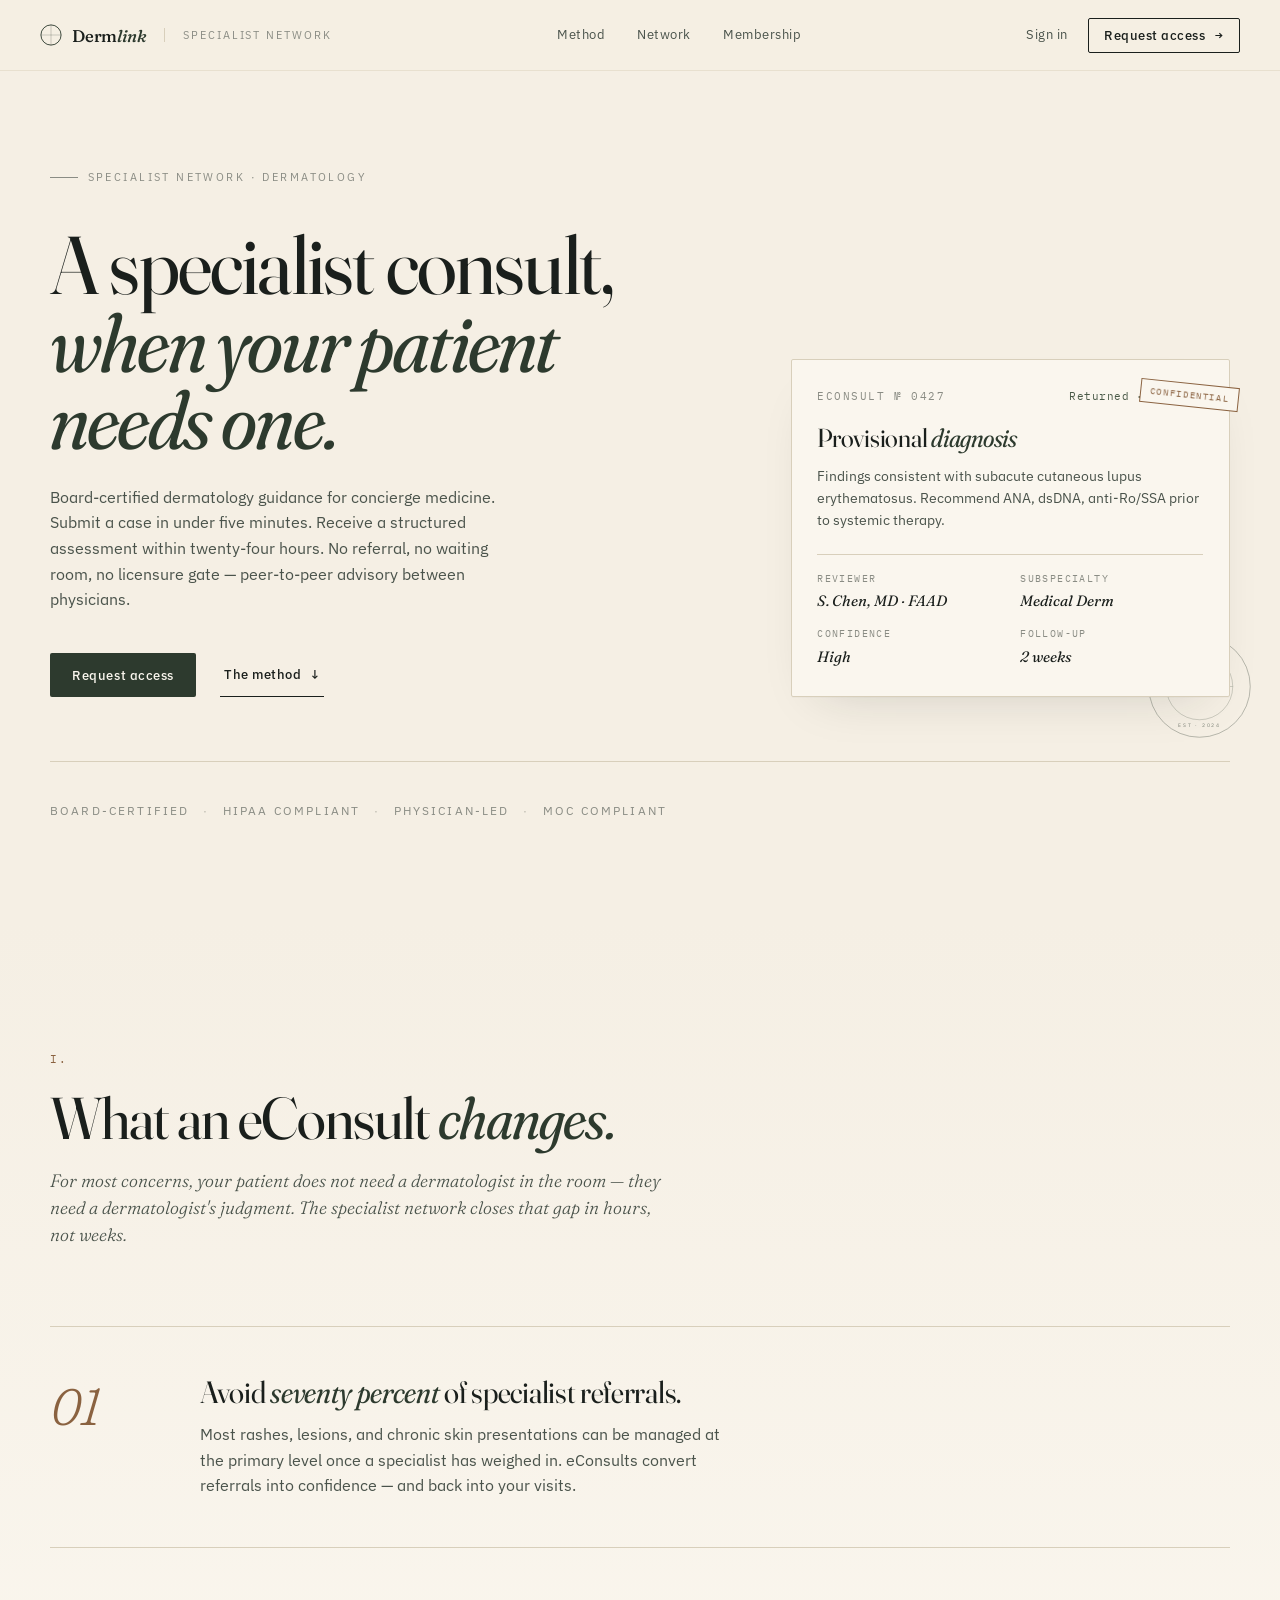
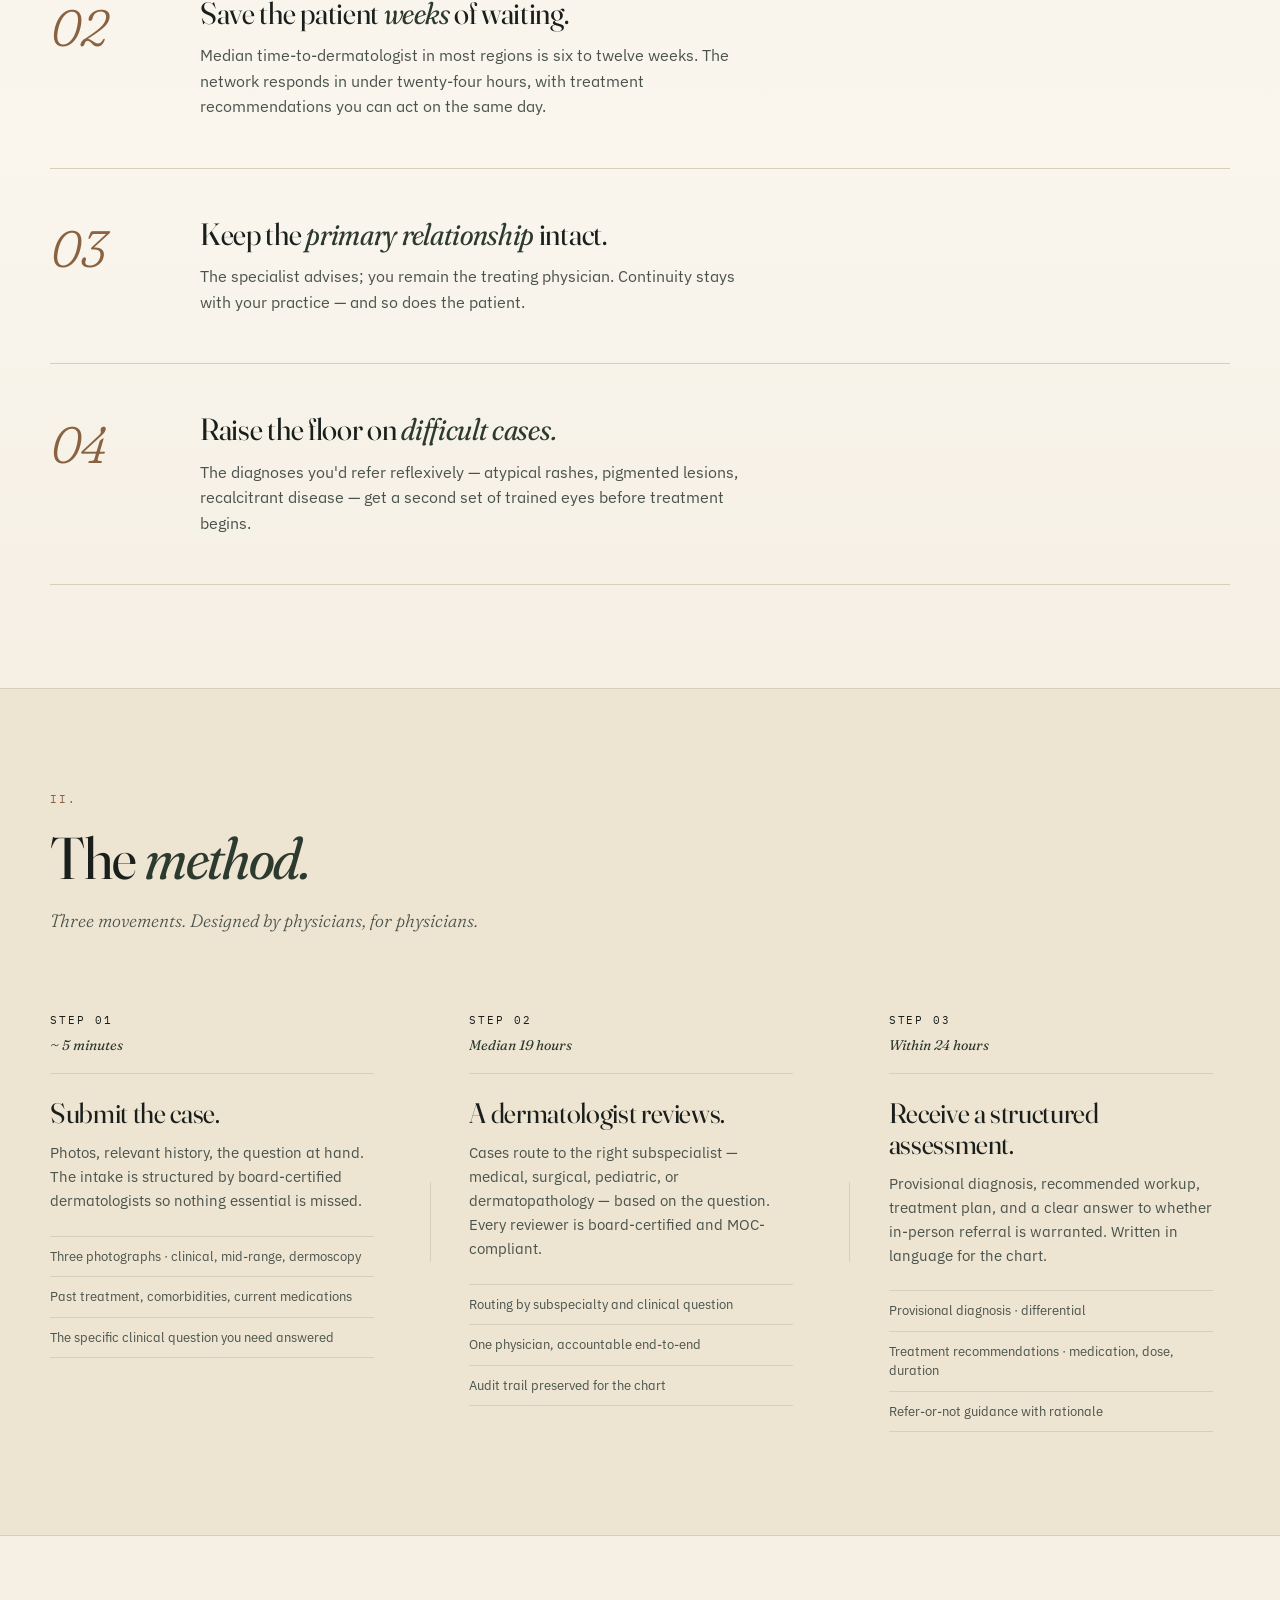
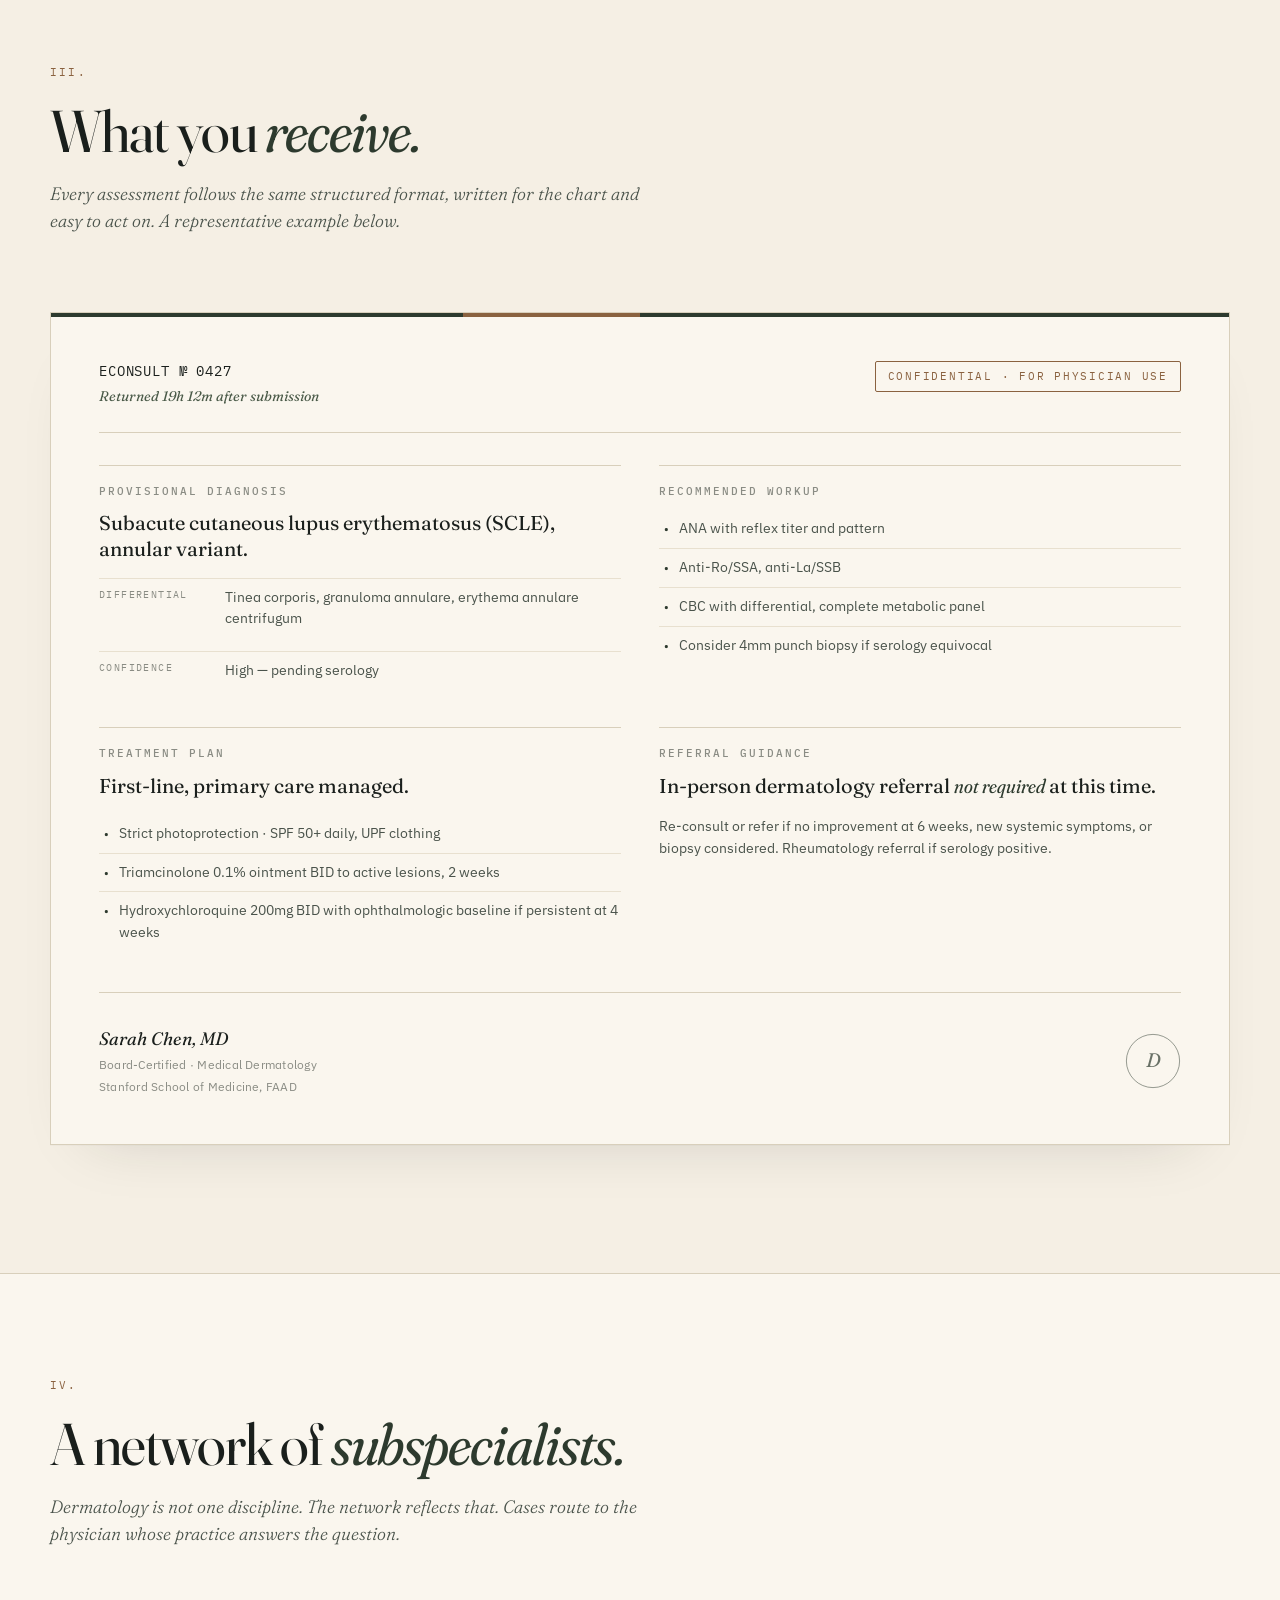
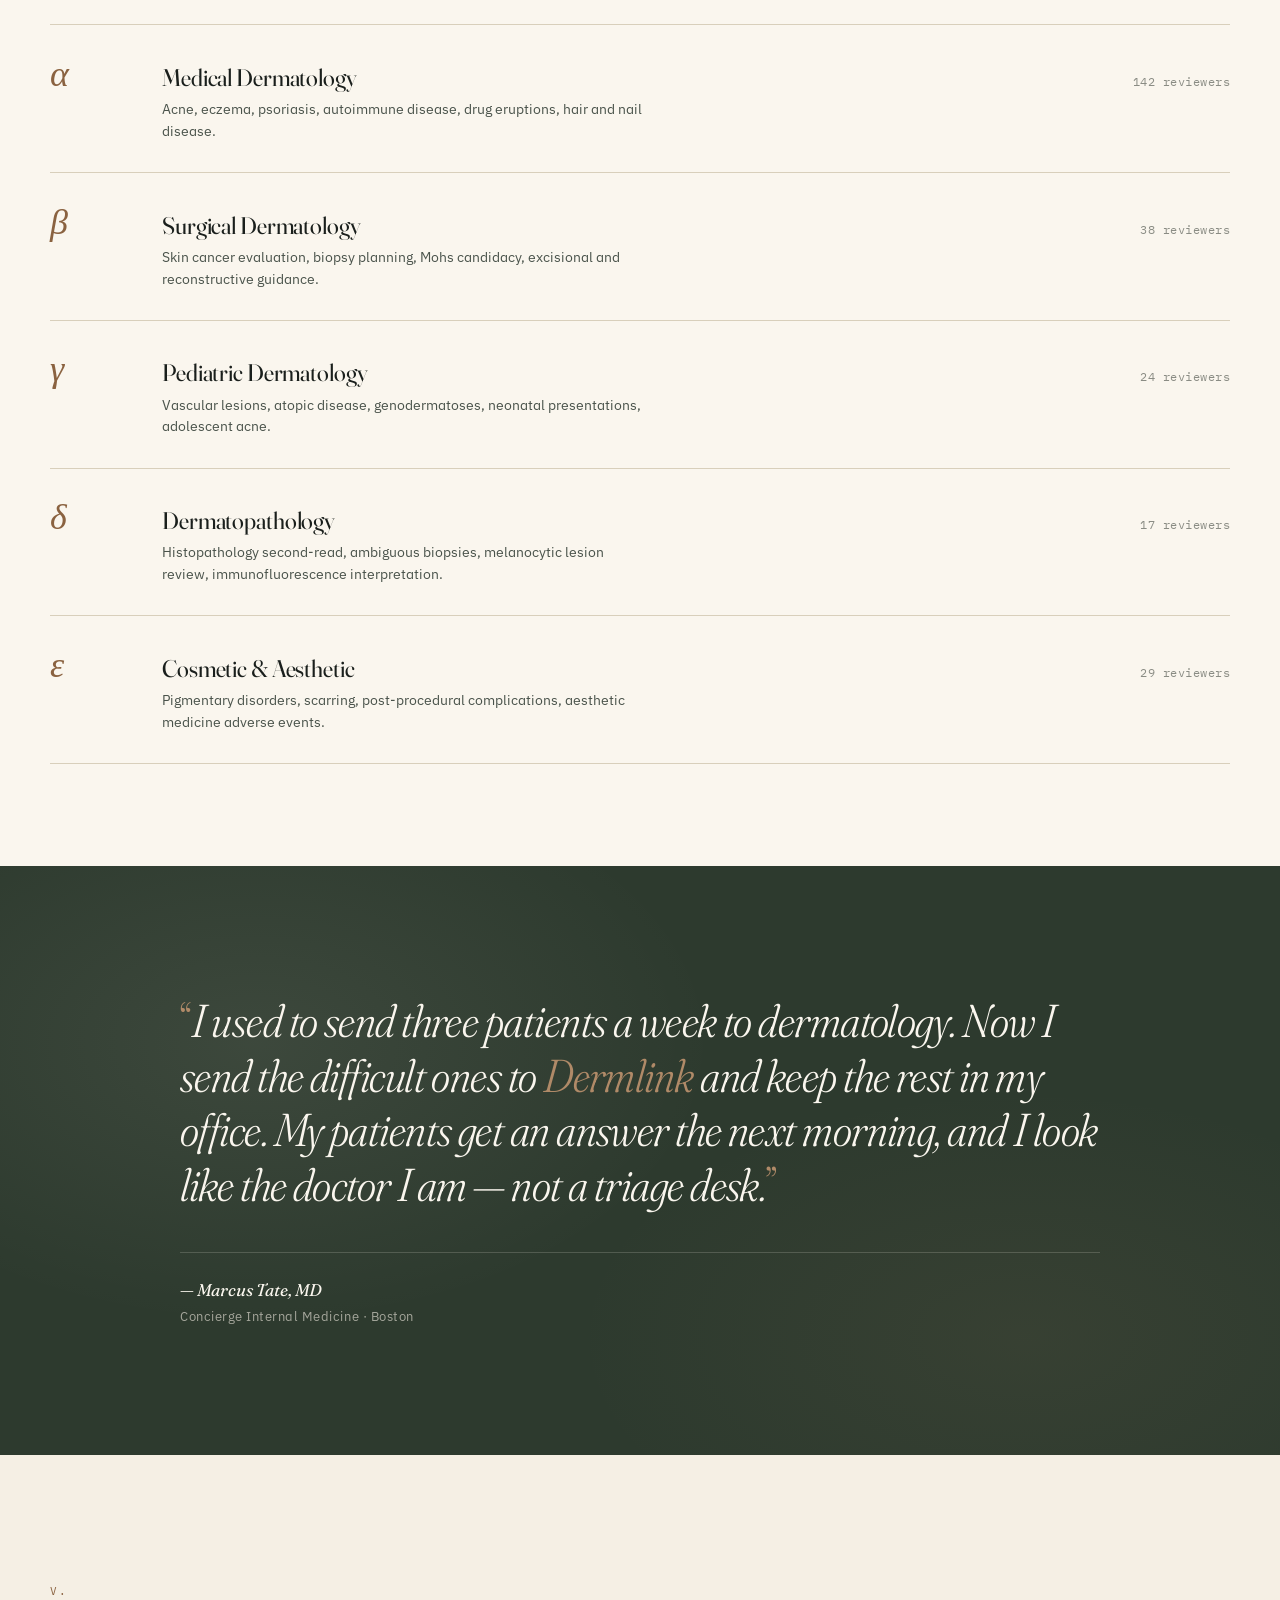
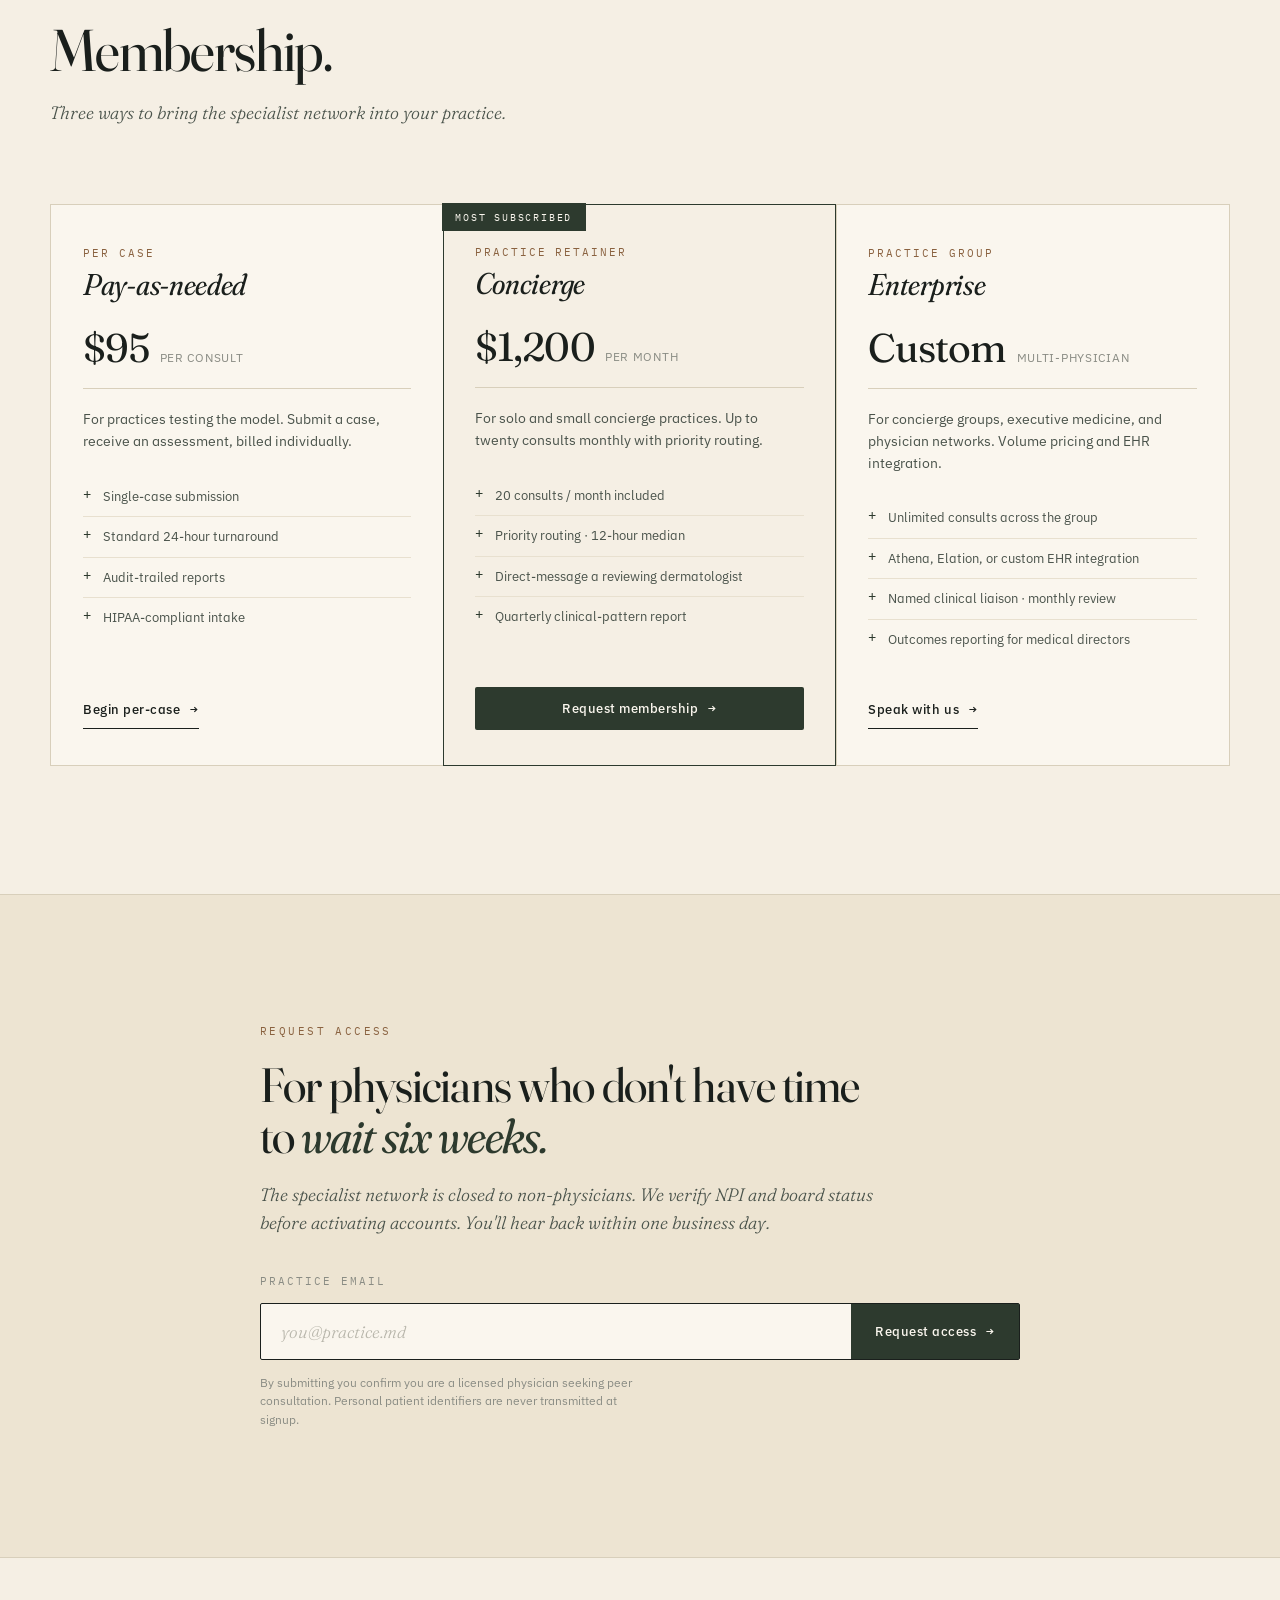
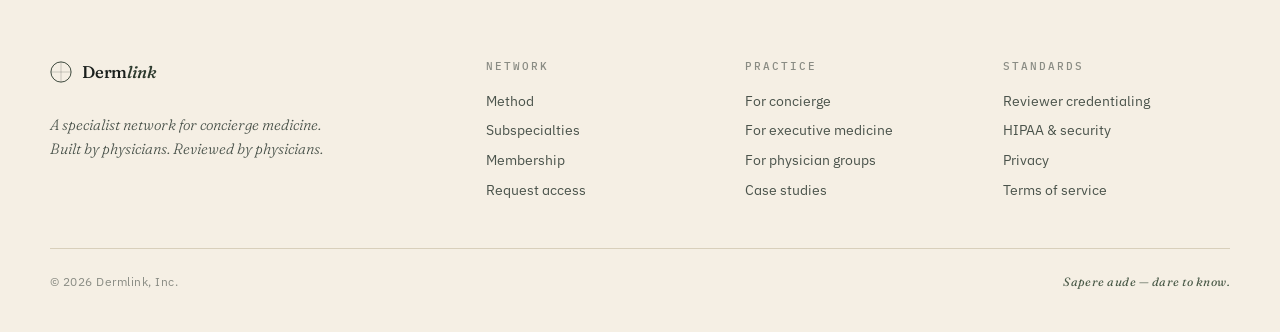
<file: concept-4/index.html>
<!doctype html>
<html lang="en">
    <head>
        <meta charset="UTF-8" />
        <meta name="viewport" content="width=device-width, initial-scale=1.0" />
        <title>Dermlink Specialist Network — Dermatology eConsults for Concierge Medicine</title>
        <link rel="preconnect" href="https://fonts.googleapis.com" />
        <link rel="preconnect" href="https://fonts.gstatic.com" crossorigin />
        <link
            href="https://fonts.googleapis.com/css2?family=Fraunces:ital,opsz,wght@0,9..144,300;0,9..144,400;0,9..144,500;0,9..144,600;1,9..144,300;1,9..144,400&family=IBM+Plex+Sans:wght@300;400;500;600&family=IBM+Plex+Mono:wght@400;500&display=swap"
            rel="stylesheet"
        />
        <link rel="stylesheet" href="styles.css" />
    </head>
    <body>
        <nav class="nav">
            <div class="nav-inner">
                <a href="#" class="logo">
                    <span class="logo-mark" aria-hidden="true">
                        <svg viewBox="0 0 24 24" fill="none">
                            <circle cx="12" cy="12" r="11" stroke="currentColor" stroke-width="1" />
                            <path d="M12 1 L12 23 M1 12 L23 12" stroke="currentColor" stroke-width="0.5" opacity="0.5" />
                        </svg>
                    </span>
                    <span class="logo-text">
                        <span class="logo-derm">Derm</span><span class="logo-link">link</span>
                    </span>
                    <span class="logo-divider"></span>
                    <span class="logo-sub">Specialist Network</span>
                </a>
                <div class="nav-center">
                    <a href="#how">Method</a>
                    <a href="#network">Network</a>
                    <a href="#pricing">Membership</a>
                </div>
                <div class="nav-end">
                    <a href="#" class="nav-link">Sign in</a>
                    <a href="#request" class="btn-line">
                        <span>Request access</span>
                        <span class="btn-arrow">→</span>
                    </a>
                </div>
            </div>
        </nav>

        <main>
            <header class="hero">
                <div class="hero-inner">
                    <div class="hero-eyebrow">
                        <span class="eyebrow-mark"></span>
                        <span>Specialist Network · Dermatology</span>
                    </div>

                    <div class="hero-grid">
                        <div class="hero-headline">
                            <h1>
                                A specialist consult,
                                <em>when your patient needs one.</em>
                            </h1>
                            <p class="hero-deck">
                                Board-certified dermatology guidance for concierge medicine.
                                Submit a case in under five minutes. Receive a structured
                                assessment within twenty-four hours. No referral, no waiting room,
                                no licensure gate — peer-to-peer advisory between physicians.
                            </p>
                            <div class="hero-actions">
                                <a href="#request" class="btn-solid">
                                    <span>Request access</span>
                                </a>
                                <a href="#how" class="btn-ghost">
                                    <span>The method</span>
                                    <span class="btn-arrow">↓</span>
                                </a>
                            </div>
                        </div>

                        <aside class="hero-aside" aria-label="Sample eConsult preview">
                            <div class="aside-card">
                                <div class="aside-meta">
                                    <span class="aside-label">eConsult № 0427</span>
                                    <span class="aside-time">Returned · 19h 12m</span>
                                </div>
                                <div class="aside-stamp">
                                    <span>Confidential</span>
                                </div>
                                <h3 class="aside-headline">
                                    Provisional <em>diagnosis</em>
                                </h3>
                                <p class="aside-body">
                                    Findings consistent with subacute cutaneous lupus
                                    erythematosus. Recommend ANA, dsDNA, anti-Ro/SSA prior
                                    to systemic therapy.
                                </p>
                                <div class="aside-rule"></div>
                                <dl class="aside-meta-grid">
                                    <div>
                                        <dt>Reviewer</dt>
                                        <dd>S. Chen, MD · FAAD</dd>
                                    </div>
                                    <div>
                                        <dt>Subspecialty</dt>
                                        <dd>Medical Derm</dd>
                                    </div>
                                    <div>
                                        <dt>Confidence</dt>
                                        <dd>High</dd>
                                    </div>
                                    <div>
                                        <dt>Follow-up</dt>
                                        <dd>2 weeks</dd>
                                    </div>
                                </dl>
                            </div>
                            <svg class="aside-mark" viewBox="0 0 120 120" aria-hidden="true">
                                <circle cx="60" cy="60" r="58" fill="none" stroke="currentColor" stroke-width="0.6" />
                                <circle cx="60" cy="60" r="38" fill="none" stroke="currentColor" stroke-width="0.4" />
                                <text x="60" y="22" text-anchor="middle" font-family="Fraunces" font-style="italic" font-size="9" fill="currentColor">Dermlink</text>
                                <text x="60" y="106" text-anchor="middle" font-family="IBM Plex Sans" font-size="6" letter-spacing="2" fill="currentColor">EST · 2024</text>
                                <line x1="22" y1="60" x2="38" y2="60" stroke="currentColor" stroke-width="0.4" />
                                <line x1="82" y1="60" x2="98" y2="60" stroke="currentColor" stroke-width="0.4" />
                            </svg>
                        </aside>
                    </div>

                    <div class="hero-trust">
                        <span>Board-Certified</span>
                        <span class="trust-dot">·</span>
                        <span>HIPAA Compliant</span>
                        <span class="trust-dot">·</span>
                        <span>Physician-Led</span>
                        <span class="trust-dot">·</span>
                        <span>MOC Compliant</span>
                    </div>
                </div>
            </header>

            <section class="why">
                <div class="why-inner">
                    <header class="section-head">
                        <span class="section-num">I.</span>
                        <h2 class="section-title">
                            What an eConsult <em>changes.</em>
                        </h2>
                        <p class="section-deck">
                            For most concerns, your patient does not need a dermatologist
                            in the room — they need a dermatologist's judgment. The
                            specialist network closes that gap in hours, not weeks.
                        </p>
                    </header>

                    <ol class="why-list">
                        <li class="why-item">
                            <span class="why-num">01</span>
                            <div class="why-body">
                                <h3>
                                    Avoid <em>seventy percent</em> of specialist referrals.
                                </h3>
                                <p>
                                    Most rashes, lesions, and chronic skin presentations
                                    can be managed at the primary level once a specialist
                                    has weighed in. eConsults convert referrals into
                                    confidence — and back into your visits.
                                </p>
                            </div>
                        </li>
                        <li class="why-item">
                            <span class="why-num">02</span>
                            <div class="why-body">
                                <h3>
                                    Save the patient <em>weeks</em> of waiting.
                                </h3>
                                <p>
                                    Median time-to-dermatologist in most regions is six to
                                    twelve weeks. The network responds in under twenty-four
                                    hours, with treatment recommendations you can act on the
                                    same day.
                                </p>
                            </div>
                        </li>
                        <li class="why-item">
                            <span class="why-num">03</span>
                            <div class="why-body">
                                <h3>
                                    Keep the <em>primary relationship</em> intact.
                                </h3>
                                <p>
                                    The specialist advises; you remain the treating
                                    physician. Continuity stays with your practice — and so
                                    does the patient.
                                </p>
                            </div>
                        </li>
                        <li class="why-item">
                            <span class="why-num">04</span>
                            <div class="why-body">
                                <h3>
                                    Raise the floor on <em>difficult cases.</em>
                                </h3>
                                <p>
                                    The diagnoses you'd refer reflexively — atypical
                                    rashes, pigmented lesions, recalcitrant disease — get a
                                    second set of trained eyes before treatment begins.
                                </p>
                            </div>
                        </li>
                    </ol>
                </div>
            </section>

            <section id="how" class="how">
                <div class="how-inner">
                    <header class="section-head">
                        <span class="section-num">II.</span>
                        <h2 class="section-title">
                            The <em>method.</em>
                        </h2>
                        <p class="section-deck">
                            Three movements. Designed by physicians, for physicians.
                        </p>
                    </header>

                    <div class="how-steps">
                        <article class="how-step">
                            <div class="step-prefix">
                                <span class="step-num">Step 01</span>
                                <span class="step-time">~ 5 minutes</span>
                            </div>
                            <h3>Submit the case.</h3>
                            <p>
                                Photos, relevant history, the question at hand. The intake
                                is structured by board-certified dermatologists so nothing
                                essential is missed.
                            </p>
                            <ul class="step-detail">
                                <li>Three photographs · clinical, mid-range, dermoscopy</li>
                                <li>Past treatment, comorbidities, current medications</li>
                                <li>The specific clinical question you need answered</li>
                            </ul>
                        </article>

                        <span class="how-rule" aria-hidden="true"></span>

                        <article class="how-step">
                            <div class="step-prefix">
                                <span class="step-num">Step 02</span>
                                <span class="step-time">Median 19 hours</span>
                            </div>
                            <h3>A dermatologist reviews.</h3>
                            <p>
                                Cases route to the right subspecialist — medical, surgical,
                                pediatric, or dermatopathology — based on the question.
                                Every reviewer is board-certified and MOC-compliant.
                            </p>
                            <ul class="step-detail">
                                <li>Routing by subspecialty and clinical question</li>
                                <li>One physician, accountable end-to-end</li>
                                <li>Audit trail preserved for the chart</li>
                            </ul>
                        </article>

                        <span class="how-rule" aria-hidden="true"></span>

                        <article class="how-step">
                            <div class="step-prefix">
                                <span class="step-num">Step 03</span>
                                <span class="step-time">Within 24 hours</span>
                            </div>
                            <h3>Receive a structured assessment.</h3>
                            <p>
                                Provisional diagnosis, recommended workup, treatment plan,
                                and a clear answer to whether in-person referral is
                                warranted. Written in language for the chart.
                            </p>
                            <ul class="step-detail">
                                <li>Provisional diagnosis · differential</li>
                                <li>Treatment recommendations · medication, dose, duration</li>
                                <li>Refer-or-not guidance with rationale</li>
                            </ul>
                        </article>
                    </div>
                </div>
            </section>

            <section class="receive">
                <div class="receive-inner">
                    <header class="section-head">
                        <span class="section-num">III.</span>
                        <h2 class="section-title">
                            What you <em>receive.</em>
                        </h2>
                        <p class="section-deck">
                            Every assessment follows the same structured format, written for
                            the chart and easy to act on. A representative example below.
                        </p>
                    </header>

                    <article class="report">
                        <header class="report-head">
                            <div class="report-meta">
                                <span class="report-id">eConsult № 0427</span>
                                <span class="report-date">Returned 19h 12m after submission</span>
                            </div>
                            <div class="report-stamp">Confidential · For physician use</div>
                        </header>

                        <div class="report-grid">
                            <section class="report-block">
                                <h4>Provisional diagnosis</h4>
                                <p class="report-lead">
                                    Subacute cutaneous lupus erythematosus (SCLE),
                                    annular variant.
                                </p>
                                <dl class="report-attrs">
                                    <div>
                                        <dt>Differential</dt>
                                        <dd>Tinea corporis, granuloma annulare, erythema annulare centrifugum</dd>
                                    </div>
                                    <div>
                                        <dt>Confidence</dt>
                                        <dd>High — pending serology</dd>
                                    </div>
                                </dl>
                            </section>

                            <section class="report-block">
                                <h4>Recommended workup</h4>
                                <ul class="report-list">
                                    <li>ANA with reflex titer and pattern</li>
                                    <li>Anti-Ro/SSA, anti-La/SSB</li>
                                    <li>CBC with differential, complete metabolic panel</li>
                                    <li>Consider 4mm punch biopsy if serology equivocal</li>
                                </ul>
                            </section>

                            <section class="report-block">
                                <h4>Treatment plan</h4>
                                <p class="report-lead">First-line, primary care managed.</p>
                                <ul class="report-list">
                                    <li>Strict photoprotection · SPF 50+ daily, UPF clothing</li>
                                    <li>Triamcinolone 0.1% ointment BID to active lesions, 2 weeks</li>
                                    <li>Hydroxychloroquine 200mg BID with ophthalmologic baseline if persistent at 4 weeks</li>
                                </ul>
                            </section>

                            <section class="report-block">
                                <h4>Referral guidance</h4>
                                <p class="report-lead">
                                    In-person dermatology referral <em>not required</em>
                                    at this time.
                                </p>
                                <p class="report-detail">
                                    Re-consult or refer if no improvement at 6 weeks, new
                                    systemic symptoms, or biopsy considered. Rheumatology
                                    referral if serology positive.
                                </p>
                            </section>
                        </div>

                        <footer class="report-foot">
                            <div class="report-sig">
                                <span class="sig-name">Sarah Chen, MD</span>
                                <span class="sig-cred">Board-Certified · Medical Dermatology</span>
                                <span class="sig-cred">Stanford School of Medicine, FAAD</span>
                            </div>
                            <div class="report-mark">
                                <svg viewBox="0 0 40 40" aria-hidden="true">
                                    <circle cx="20" cy="20" r="19" fill="none" stroke="currentColor" stroke-width="0.5" />
                                    <text x="20" y="24" text-anchor="middle" font-family="Fraunces" font-style="italic" font-size="14" fill="currentColor">D</text>
                                </svg>
                            </div>
                        </footer>
                    </article>
                </div>
            </section>

            <section id="network" class="network">
                <div class="network-inner">
                    <header class="section-head">
                        <span class="section-num">IV.</span>
                        <h2 class="section-title">
                            A network of <em>subspecialists.</em>
                        </h2>
                        <p class="section-deck">
                            Dermatology is not one discipline. The network reflects that.
                            Cases route to the physician whose practice answers the
                            question.
                        </p>
                    </header>

                    <ul class="network-list">
                        <li class="network-row">
                            <span class="network-letter">α</span>
                            <div class="network-body">
                                <h3>Medical Dermatology</h3>
                                <p>
                                    Acne, eczema, psoriasis, autoimmune disease, drug eruptions,
                                    hair and nail disease.
                                </p>
                            </div>
                            <span class="network-count">142 reviewers</span>
                        </li>
                        <li class="network-row">
                            <span class="network-letter">β</span>
                            <div class="network-body">
                                <h3>Surgical Dermatology</h3>
                                <p>
                                    Skin cancer evaluation, biopsy planning, Mohs candidacy,
                                    excisional and reconstructive guidance.
                                </p>
                            </div>
                            <span class="network-count">38 reviewers</span>
                        </li>
                        <li class="network-row">
                            <span class="network-letter">γ</span>
                            <div class="network-body">
                                <h3>Pediatric Dermatology</h3>
                                <p>
                                    Vascular lesions, atopic disease, genodermatoses, neonatal
                                    presentations, adolescent acne.
                                </p>
                            </div>
                            <span class="network-count">24 reviewers</span>
                        </li>
                        <li class="network-row">
                            <span class="network-letter">δ</span>
                            <div class="network-body">
                                <h3>Dermatopathology</h3>
                                <p>
                                    Histopathology second-read, ambiguous biopsies, melanocytic
                                    lesion review, immunofluorescence interpretation.
                                </p>
                            </div>
                            <span class="network-count">17 reviewers</span>
                        </li>
                        <li class="network-row">
                            <span class="network-letter">ε</span>
                            <div class="network-body">
                                <h3>Cosmetic & Aesthetic</h3>
                                <p>
                                    Pigmentary disorders, scarring, post-procedural complications,
                                    aesthetic medicine adverse events.
                                </p>
                            </div>
                            <span class="network-count">29 reviewers</span>
                        </li>
                    </ul>
                </div>
            </section>

            <section class="quote">
                <div class="quote-inner">
                    <blockquote>
                        <p>
                            <span class="quote-mark">“</span>I used to send three patients
                            a week to dermatology. Now I send the difficult ones to
                            <em>Dermlink</em> and keep the rest in my office. My patients
                            get an answer the next morning, and I look like the doctor I
                            am — not a triage desk.<span class="quote-mark-close">”</span>
                        </p>
                    </blockquote>
                    <footer class="quote-attr">
                        <span class="attr-name">— Marcus Tate, MD</span>
                        <span class="attr-detail">Concierge Internal Medicine · Boston</span>
                    </footer>
                </div>
            </section>

            <section id="pricing" class="pricing">
                <div class="pricing-inner">
                    <header class="section-head">
                        <span class="section-num">V.</span>
                        <h2 class="section-title">
                            Membership.
                        </h2>
                        <p class="section-deck">
                            Three ways to bring the specialist network into your practice.
                        </p>
                    </header>

                    <div class="pricing-grid">
                        <article class="tier">
                            <header class="tier-head">
                                <span class="tier-label">Per Case</span>
                                <h3 class="tier-name">Pay-as-needed</h3>
                            </header>
                            <div class="tier-price">
                                <span class="price-amount">$95</span>
                                <span class="price-unit">per consult</span>
                            </div>
                            <p class="tier-desc">
                                For practices testing the model. Submit a case, receive an
                                assessment, billed individually.
                            </p>
                            <ul class="tier-list">
                                <li>Single-case submission</li>
                                <li>Standard 24-hour turnaround</li>
                                <li>Audit-trailed reports</li>
                                <li>HIPAA-compliant intake</li>
                            </ul>
                            <a href="#request" class="tier-cta">
                                <span>Begin per-case</span>
                                <span class="btn-arrow">→</span>
                            </a>
                        </article>

                        <article class="tier tier-featured">
                            <span class="tier-flag">Most subscribed</span>
                            <header class="tier-head">
                                <span class="tier-label">Practice Retainer</span>
                                <h3 class="tier-name">Concierge</h3>
                            </header>
                            <div class="tier-price">
                                <span class="price-amount">$1,200</span>
                                <span class="price-unit">per month</span>
                            </div>
                            <p class="tier-desc">
                                For solo and small concierge practices. Up to twenty
                                consults monthly with priority routing.
                            </p>
                            <ul class="tier-list">
                                <li>20 consults / month included</li>
                                <li>Priority routing · 12-hour median</li>
                                <li>Direct-message a reviewing dermatologist</li>
                                <li>Quarterly clinical-pattern report</li>
                            </ul>
                            <a href="#request" class="tier-cta tier-cta-solid">
                                <span>Request membership</span>
                                <span class="btn-arrow">→</span>
                            </a>
                        </article>

                        <article class="tier">
                            <header class="tier-head">
                                <span class="tier-label">Practice Group</span>
                                <h3 class="tier-name">Enterprise</h3>
                            </header>
                            <div class="tier-price">
                                <span class="price-amount">Custom</span>
                                <span class="price-unit">multi-physician</span>
                            </div>
                            <p class="tier-desc">
                                For concierge groups, executive medicine, and physician
                                networks. Volume pricing and EHR integration.
                            </p>
                            <ul class="tier-list">
                                <li>Unlimited consults across the group</li>
                                <li>Athena, Elation, or custom EHR integration</li>
                                <li>Named clinical liaison · monthly review</li>
                                <li>Outcomes reporting for medical directors</li>
                            </ul>
                            <a href="#request" class="tier-cta">
                                <span>Speak with us</span>
                                <span class="btn-arrow">→</span>
                            </a>
                        </article>
                    </div>
                </div>
            </section>

            <section id="request" class="request">
                <div class="request-inner">
                    <span class="request-eyebrow">Request access</span>
                    <h2 class="request-title">
                        For physicians who don't have time to <em>wait six weeks.</em>
                    </h2>
                    <p class="request-deck">
                        The specialist network is closed to non-physicians. We verify NPI
                        and board status before activating accounts. You'll hear back
                        within one business day.
                    </p>
                    <form class="request-form" onsubmit="event.preventDefault();">
                        <label class="request-label" for="email">Practice email</label>
                        <div class="request-row">
                            <input
                                id="email"
                                type="email"
                                placeholder="you@practice.md"
                                autocomplete="email"
                                required
                            />
                            <button type="submit" class="btn-solid">
                                <span>Request access</span>
                                <span class="btn-arrow">→</span>
                            </button>
                        </div>
                        <p class="request-fine">
                            By submitting you confirm you are a licensed physician seeking
                            peer consultation. Personal patient identifiers are never
                            transmitted at signup.
                        </p>
                    </form>
                </div>
            </section>
        </main>

        <footer class="footer">
            <div class="footer-inner">
                <div class="footer-mark">
                    <a href="#" class="logo">
                        <span class="logo-mark" aria-hidden="true">
                            <svg viewBox="0 0 24 24" fill="none">
                                <circle cx="12" cy="12" r="11" stroke="currentColor" stroke-width="1" />
                                <path d="M12 1 L12 23 M1 12 L23 12" stroke="currentColor" stroke-width="0.5" opacity="0.5" />
                            </svg>
                        </span>
                        <span class="logo-text">
                            <span class="logo-derm">Derm</span><span class="logo-link">link</span>
                        </span>
                    </a>
                    <p class="footer-line">
                        A specialist network for concierge medicine.<br />
                        Built by physicians. Reviewed by physicians.
                    </p>
                </div>
                <div class="footer-cols">
                    <div class="footer-col">
                        <h4>Network</h4>
                        <a href="#how">Method</a>
                        <a href="#network">Subspecialties</a>
                        <a href="#pricing">Membership</a>
                        <a href="#request">Request access</a>
                    </div>
                    <div class="footer-col">
                        <h4>Practice</h4>
                        <a href="#">For concierge</a>
                        <a href="#">For executive medicine</a>
                        <a href="#">For physician groups</a>
                        <a href="#">Case studies</a>
                    </div>
                    <div class="footer-col">
                        <h4>Standards</h4>
                        <a href="#">Reviewer credentialing</a>
                        <a href="#">HIPAA &amp; security</a>
                        <a href="#">Privacy</a>
                        <a href="#">Terms of service</a>
                    </div>
                </div>
            </div>
            <div class="footer-bottom">
                <span>© 2026 Dermlink, Inc.</span>
                <span class="footer-aside">
                    <em>Sapere aude</em> — dare to know.
                </span>
            </div>
        </footer>
    </body>
</html>
</file>
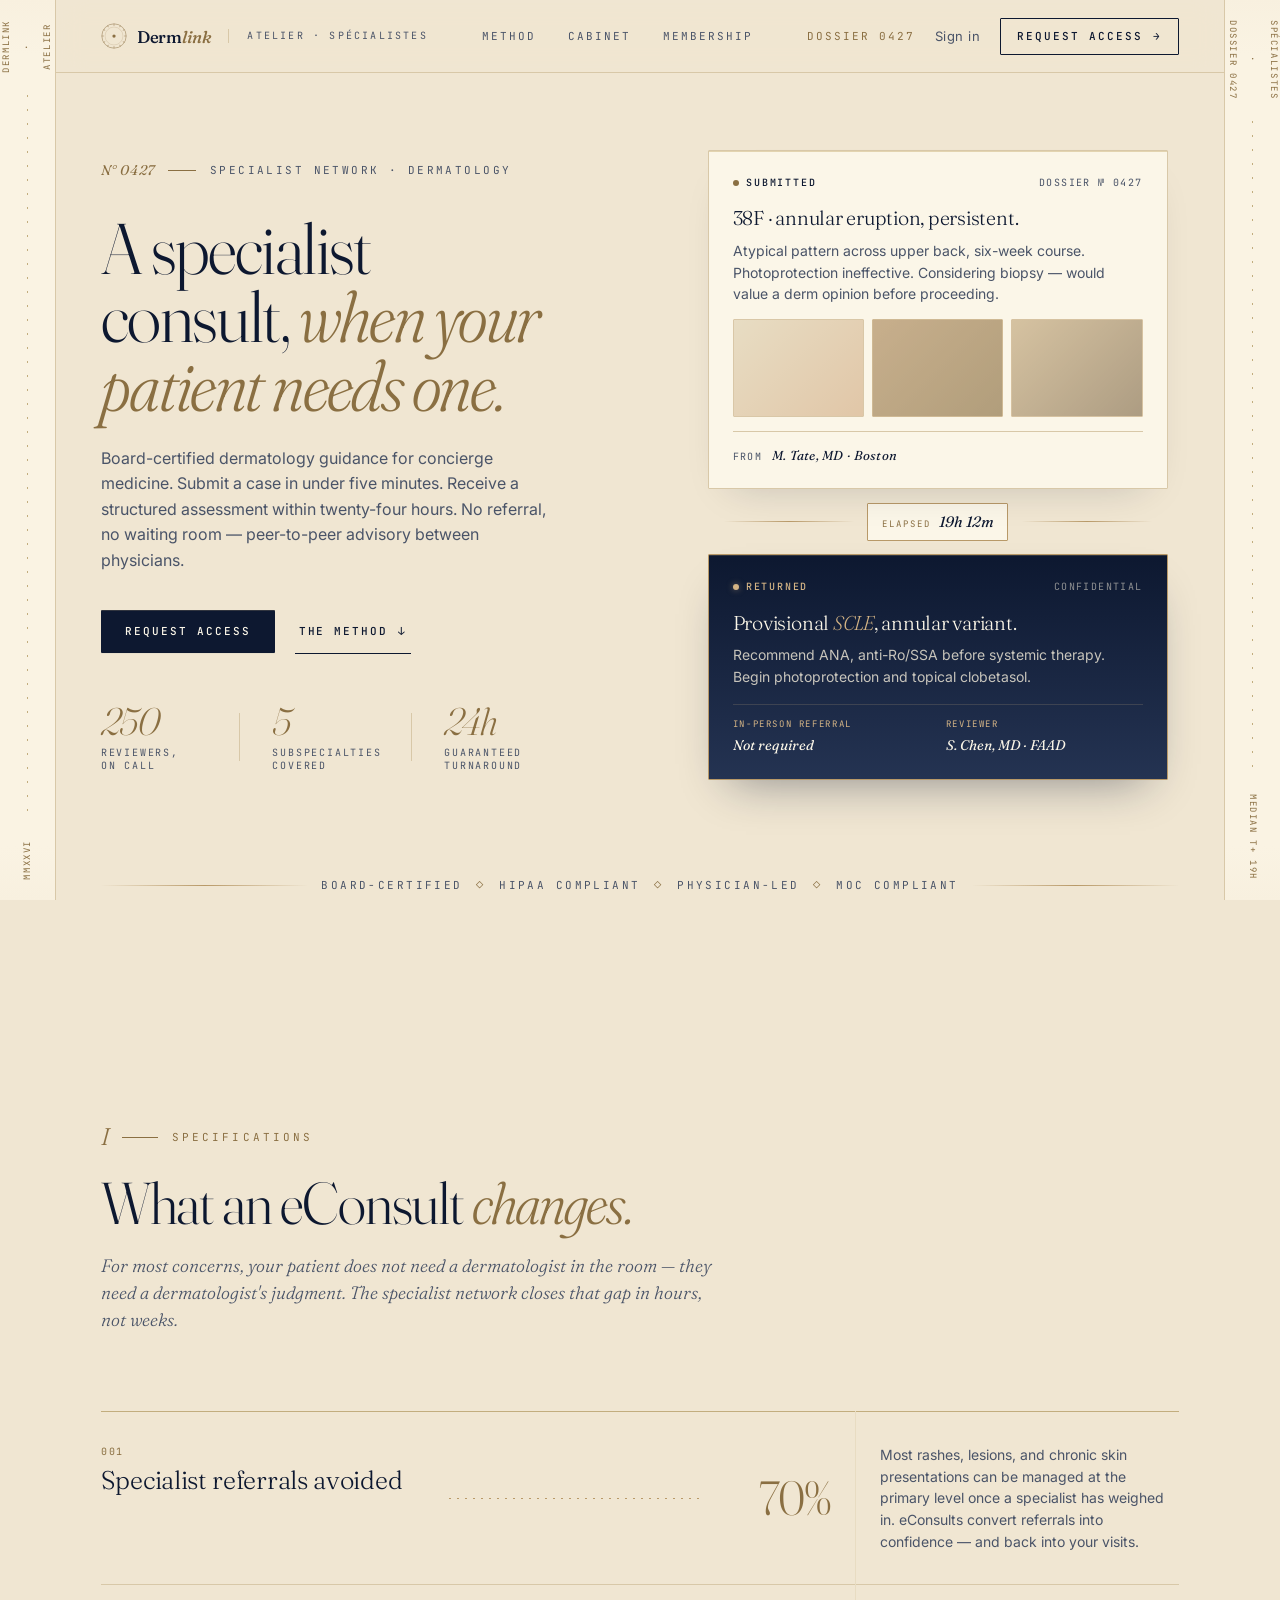
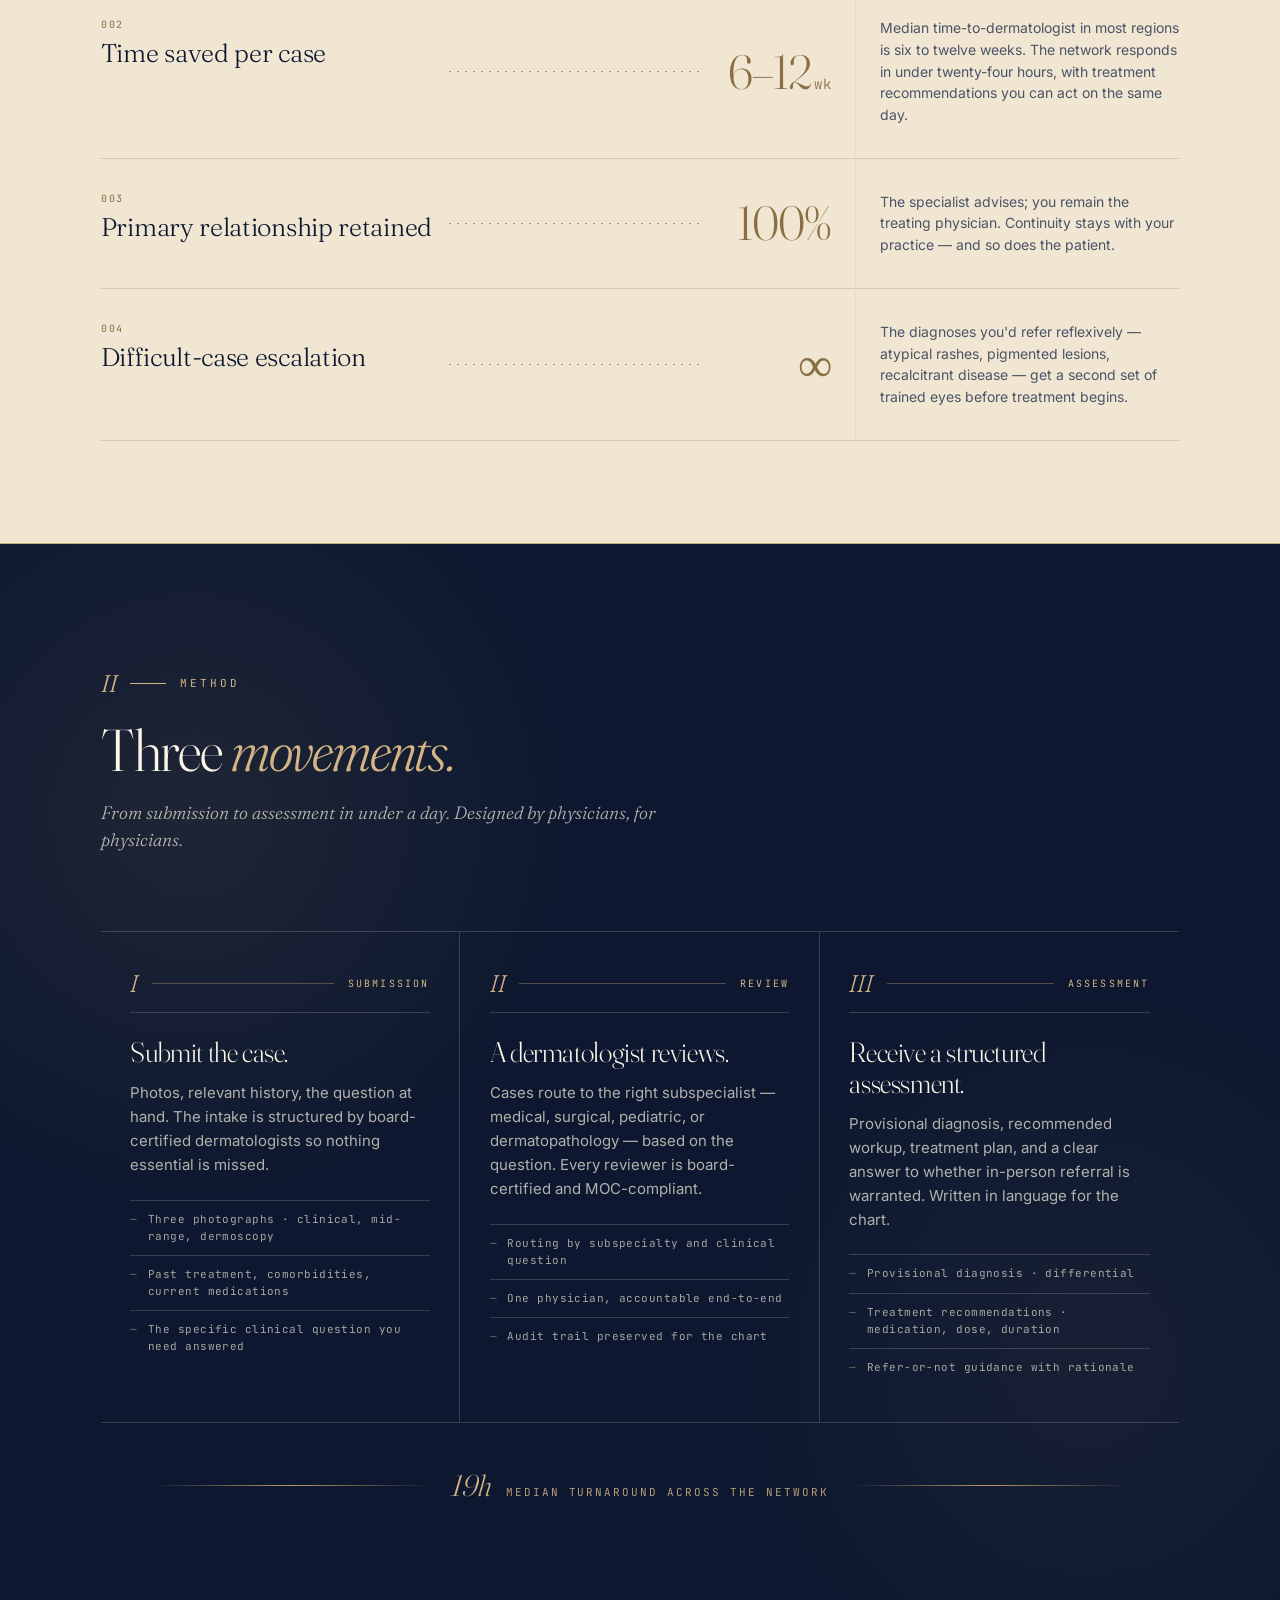
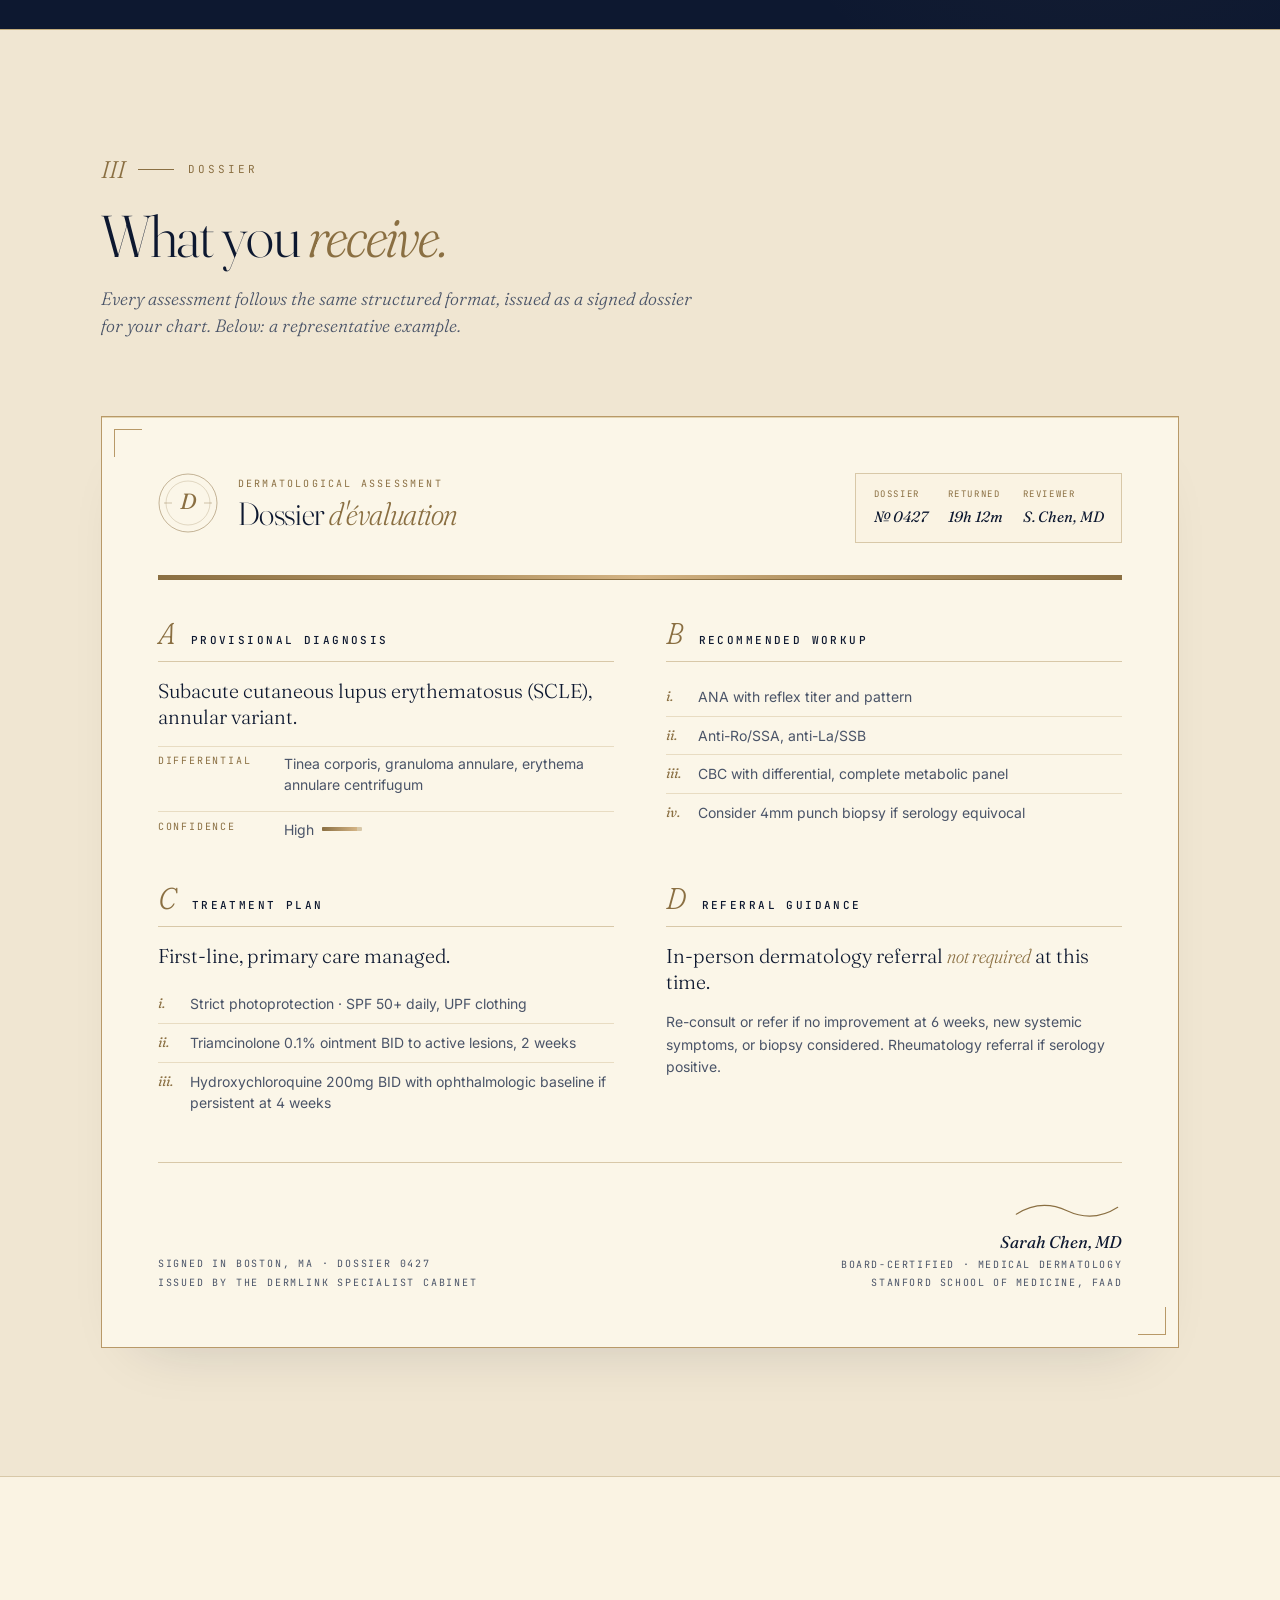
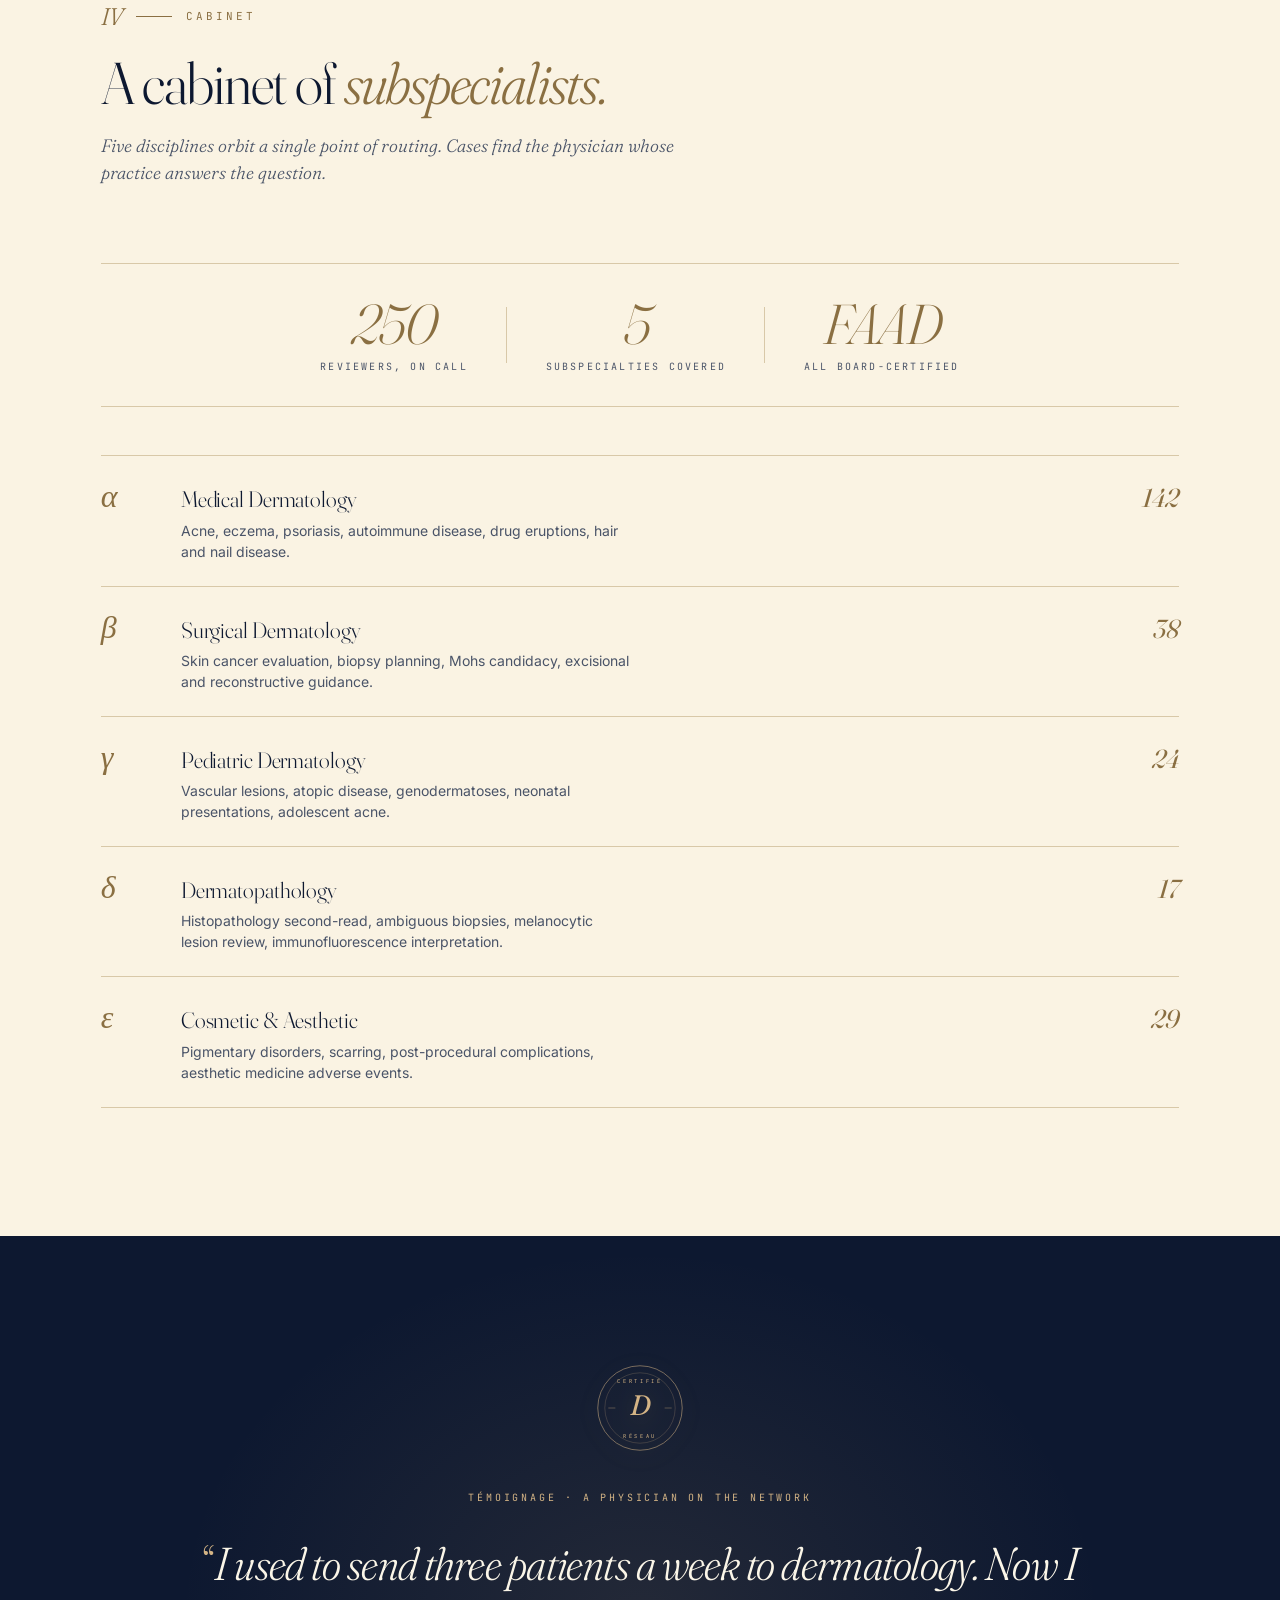
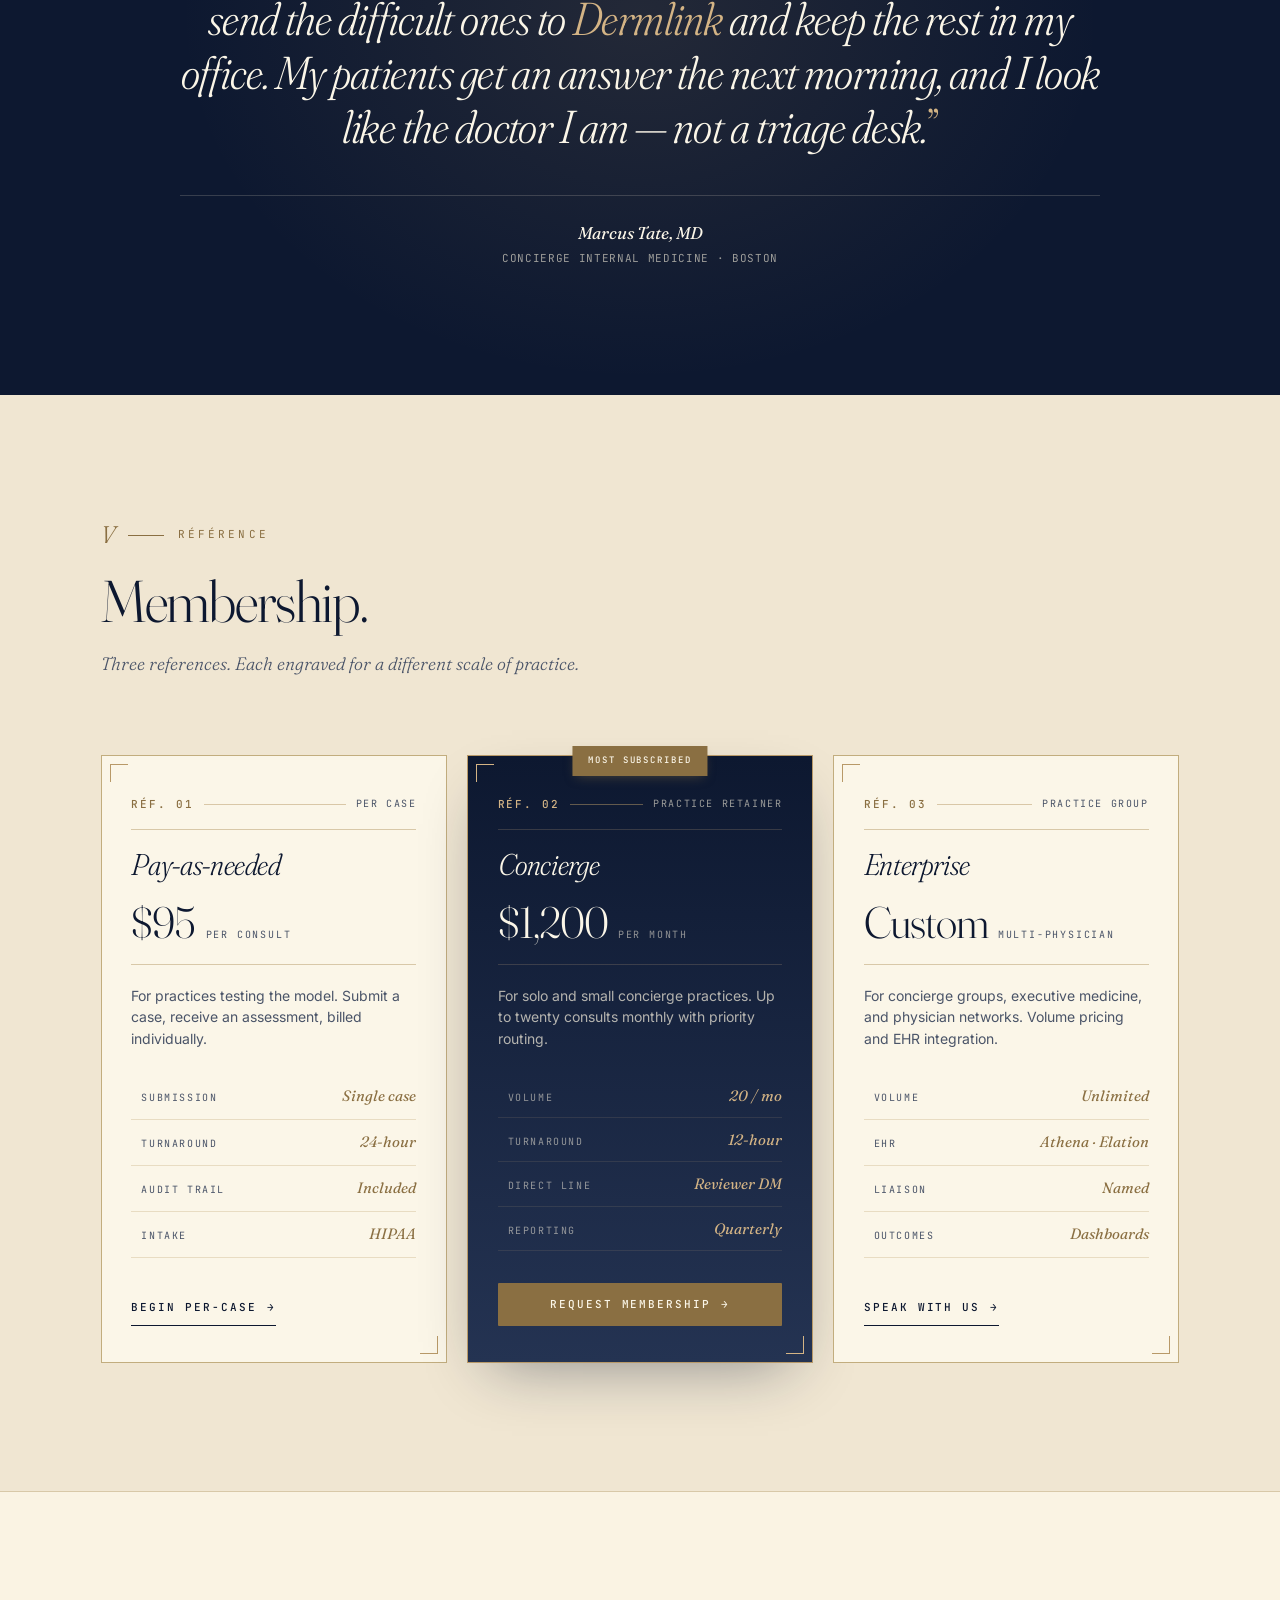
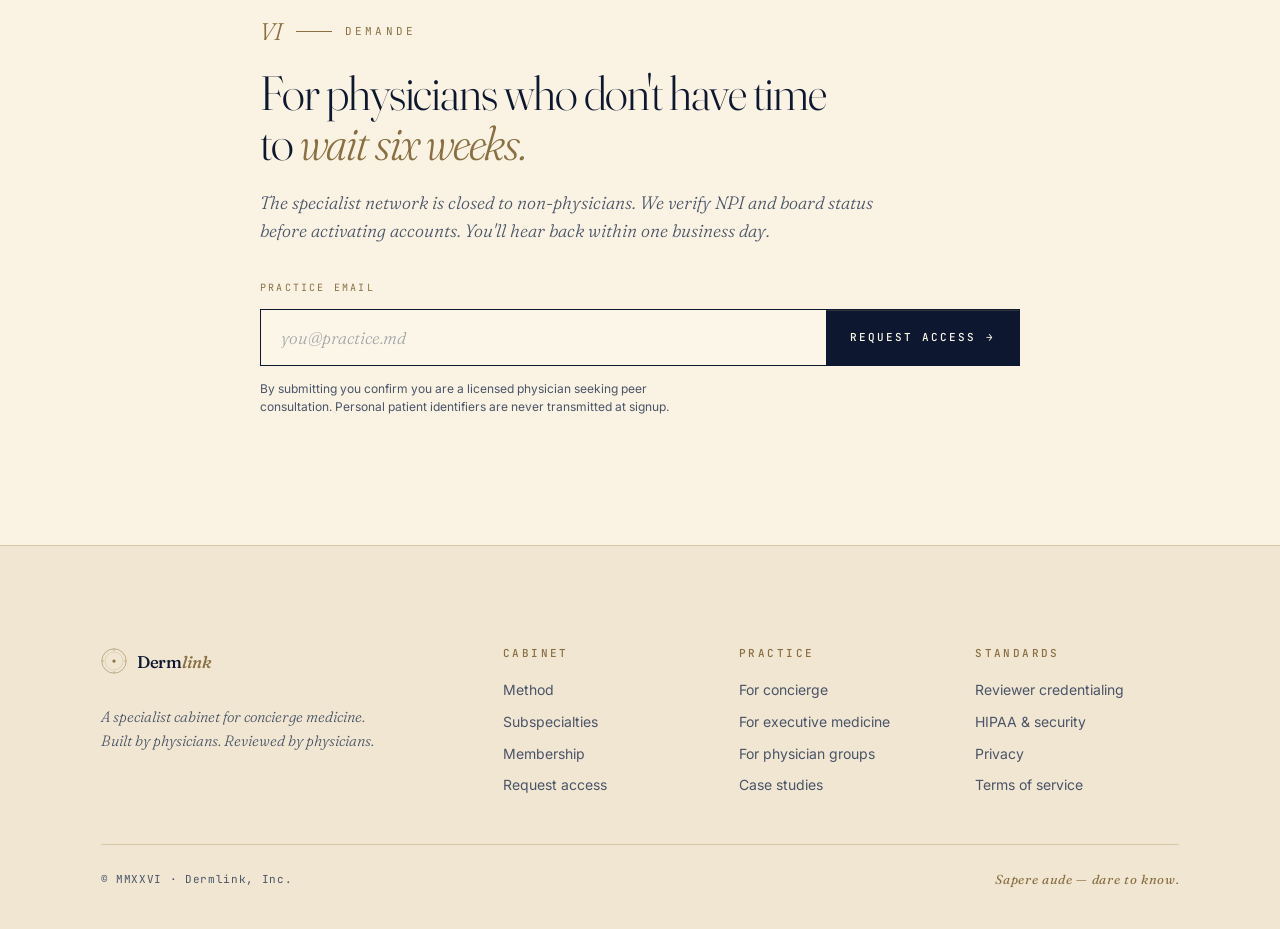
<file: concept-5/index.html>
<!doctype html>
<html lang="en">
    <head>
        <meta charset="UTF-8" />
        <meta name="viewport" content="width=device-width, initial-scale=1.0" />
        <title>Dermlink Specialist Network — Atelier</title>
        <link rel="preconnect" href="https://fonts.googleapis.com" />
        <link rel="preconnect" href="https://fonts.gstatic.com" crossorigin />
        <link
            href="https://fonts.googleapis.com/css2?family=Fraunces:ital,opsz,wght@0,9..144,200;0,9..144,300;0,9..144,400;0,9..144,500;0,9..144,600;1,9..144,200;1,9..144,300&family=Inter:wght@300;400;500;600&family=JetBrains+Mono:wght@300;400;500&display=swap"
            rel="stylesheet"
        />
        <link rel="stylesheet" href="styles.css" />
    </head>
    <body>
        <!-- Decorative side rulers — calibration ticks framing the page -->
        <aside class="page-ruler page-ruler-left" aria-hidden="true">
            <div class="ruler-cap">
                <span>DERMLINK</span>
                <span>·</span>
                <span>ATELIER</span>
            </div>
            <div class="ruler-ticks"></div>
            <div class="ruler-foot">
                <span>MMXXVI</span>
            </div>
        </aside>
        <aside class="page-ruler page-ruler-right" aria-hidden="true">
            <div class="ruler-cap">
                <span>SPÉCIALISTES</span>
                <span>·</span>
                <span>DOSSIER&nbsp;0427</span>
            </div>
            <div class="ruler-ticks"></div>
            <div class="ruler-foot">
                <span>MEDIAN&nbsp;T+&nbsp;19H</span>
            </div>
        </aside>

        <nav class="nav">
            <div class="nav-inner">
                <a href="#" class="logo">
                    <span class="logo-mark" aria-hidden="true">
                        <svg viewBox="0 0 32 32" fill="none">
                            <circle cx="16" cy="16" r="15" stroke="currentColor" stroke-width="0.6" />
                            <circle cx="16" cy="16" r="11" stroke="currentColor" stroke-width="0.4" opacity="0.5" />
                            <!-- 12 hour ticks like a watchface -->
                            <g stroke="currentColor" stroke-width="0.6">
                                <line x1="16" y1="1" x2="16" y2="3.5" />
                                <line x1="24" y1="3.05" x2="22.75" y2="5.21" />
                                <line x1="29" y1="8" x2="26.84" y2="9.25" />
                                <line x1="31" y1="16" x2="28.5" y2="16" />
                                <line x1="29" y1="24" x2="26.84" y2="22.75" />
                                <line x1="24" y1="28.95" x2="22.75" y2="26.79" />
                                <line x1="16" y1="31" x2="16" y2="28.5" />
                                <line x1="8" y1="28.95" x2="9.25" y2="26.79" />
                                <line x1="3" y1="24" x2="5.16" y2="22.75" />
                                <line x1="1" y1="16" x2="3.5" y2="16" />
                                <line x1="3" y1="8" x2="5.16" y2="9.25" />
                                <line x1="8" y1="3.05" x2="9.25" y2="5.21" />
                            </g>
                            <circle cx="16" cy="16" r="2" fill="currentColor" />
                        </svg>
                    </span>
                    <span class="logo-text">
                        <span class="logo-derm">Derm</span><span class="logo-link">link</span>
                    </span>
                    <span class="logo-divider"></span>
                    <span class="logo-sub">Atelier&nbsp;·&nbsp;Spécialistes</span>
                </a>
                <div class="nav-center">
                    <a href="#how">Method</a>
                    <a href="#network">Cabinet</a>
                    <a href="#pricing">Membership</a>
                </div>
                <div class="nav-end">
                    <span class="nav-ref">Dossier&nbsp;0427</span>
                    <a href="#" class="nav-link">Sign in</a>
                    <a href="#request" class="btn-line">
                        <span>Request access</span>
                        <span class="btn-arrow">→</span>
                    </a>
                </div>
            </div>
        </nav>

        <main>
            <!-- ================================================== -->
            <!-- HERO — watchface composition                       -->
            <!-- ================================================== -->
            <header class="hero">
                <div class="hero-inner">
                    <div class="hero-grid">
                        <div class="hero-text">
                            <div class="hero-eyebrow">
                                <span class="eyebrow-cal">N°&nbsp;0427</span>
                                <span class="eyebrow-rule"></span>
                                <span>Specialist Network · Dermatology</span>
                            </div>

                            <h1 class="hero-headline">
                                A specialist consult,
                                <em>when your patient needs one.</em>
                            </h1>

                            <p class="hero-deck">
                                Board-certified dermatology guidance for concierge
                                medicine. Submit a case in under five minutes.
                                Receive a structured assessment within
                                twenty-four hours. No referral, no waiting room
                                — peer-to-peer advisory between physicians.
                            </p>

                            <div class="hero-actions">
                                <a href="#request" class="btn-solid">
                                    <span>Request access</span>
                                </a>
                                <a href="#how" class="btn-ghost">
                                    <span>The method</span>
                                    <span class="btn-arrow">↓</span>
                                </a>
                            </div>

                            <!-- Three-stat strip — horizontal, hairline-divided -->
                            <dl class="hero-stats">
                                <div class="hero-stat">
                                    <dt>250</dt>
                                    <dd>Reviewers, on&nbsp;call</dd>
                                </div>
                                <span class="hero-stat-rule" aria-hidden="true"></span>
                                <div class="hero-stat">
                                    <dt>5</dt>
                                    <dd>Subspecialties covered</dd>
                                </div>
                                <span class="hero-stat-rule" aria-hidden="true"></span>
                                <div class="hero-stat">
                                    <dt>24h</dt>
                                    <dd>Guaranteed turnaround</dd>
                                </div>
                            </dl>
                        </div>

                        <!-- Case-flow mockup: Submitted → elapsed → Returned -->
                        <aside class="hero-flow" aria-label="Sample case flow">
                            <article class="case-card case-submitted">
                                <header class="case-meta">
                                    <span class="case-stage">Submitted</span>
                                    <span class="case-stamp">Dossier № 0427</span>
                                </header>
                                <h3 class="case-title">38F · annular eruption, persistent.</h3>
                                <p class="case-q">
                                    Atypical pattern across upper back, six-week
                                    course. Photoprotection ineffective. Considering
                                    biopsy — would value a derm opinion before
                                    proceeding.
                                </p>
                                <div class="case-photos" aria-hidden="true">
                                    <span></span>
                                    <span></span>
                                    <span></span>
                                </div>
                                <footer class="case-foot">
                                    <span class="foot-label">From</span>
                                    <span class="foot-value">M. Tate, MD · Boston</span>
                                </footer>
                            </article>

                            <div class="case-bridge" aria-hidden="true">
                                <span class="bridge-line"></span>
                                <span class="bridge-pill">
                                    <span class="bridge-tag">Elapsed</span>
                                    <span class="bridge-time">19h&nbsp;12m</span>
                                </span>
                                <span class="bridge-line"></span>
                            </div>

                            <article class="case-card case-returned">
                                <header class="case-meta">
                                    <span class="case-stage case-stage-done">Returned</span>
                                    <span class="case-stamp">Confidential</span>
                                </header>
                                <h3 class="case-title">
                                    Provisional <em>SCLE</em>, annular variant.
                                </h3>
                                <p class="case-summary">
                                    Recommend ANA, anti-Ro/SSA before systemic therapy.
                                    Begin photoprotection and topical clobetasol.
                                </p>
                                <dl class="case-action">
                                    <div>
                                        <dt>In-person referral</dt>
                                        <dd>Not required</dd>
                                    </div>
                                    <div>
                                        <dt>Reviewer</dt>
                                        <dd>S. Chen, MD · FAAD</dd>
                                    </div>
                                </dl>
                            </article>
                        </aside>
                    </div>

                    <div class="hero-trust">
                        <span class="trust-rule"></span>
                        <span>Board-Certified</span>
                        <span class="trust-mark">◇</span>
                        <span>HIPAA Compliant</span>
                        <span class="trust-mark">◇</span>
                        <span>Physician-Led</span>
                        <span class="trust-mark">◇</span>
                        <span>MOC Compliant</span>
                        <span class="trust-rule"></span>
                    </div>
                </div>
            </header>

            <!-- ================================================== -->
            <!-- WHY — spec sheet rows with dot leaders             -->
            <!-- ================================================== -->
            <section class="why">
                <div class="why-inner">
                    <header class="section-head">
                        <div class="section-prefix">
                            <span class="section-roman">I</span>
                            <span class="section-rule"></span>
                            <span class="section-class">SPECIFICATIONS</span>
                        </div>
                        <h2 class="section-title">
                            What an eConsult <em>changes.</em>
                        </h2>
                        <p class="section-deck">
                            For most concerns, your patient does not need a
                            dermatologist in the room — they need a
                            dermatologist's judgment. The specialist network
                            closes that gap in hours, not weeks.
                        </p>
                    </header>

                    <!-- Specifications table — dot leaders -->
                    <table class="spec-sheet">
                        <tbody>
                            <tr>
                                <th scope="row">
                                    <span class="spec-num">001</span>
                                    <span class="spec-label">Specialist referrals avoided</span>
                                </th>
                                <td class="spec-leader" aria-hidden="true"></td>
                                <td class="spec-value">
                                    <span class="value-figure">70%</span>
                                </td>
                                <td class="spec-note">
                                    Most rashes, lesions, and chronic skin presentations
                                    can be managed at the primary level once a specialist
                                    has weighed in. eConsults convert referrals into
                                    confidence — and back into your visits.
                                </td>
                            </tr>
                            <tr>
                                <th scope="row">
                                    <span class="spec-num">002</span>
                                    <span class="spec-label">Time saved per case</span>
                                </th>
                                <td class="spec-leader" aria-hidden="true"></td>
                                <td class="spec-value">
                                    <span class="value-figure">6&ndash;12<span class="value-unit">wk</span></span>
                                </td>
                                <td class="spec-note">
                                    Median time-to-dermatologist in most regions is six
                                    to twelve weeks. The network responds in under
                                    twenty-four hours, with treatment recommendations you
                                    can act on the same day.
                                </td>
                            </tr>
                            <tr>
                                <th scope="row">
                                    <span class="spec-num">003</span>
                                    <span class="spec-label">Primary relationship retained</span>
                                </th>
                                <td class="spec-leader" aria-hidden="true"></td>
                                <td class="spec-value">
                                    <span class="value-figure">100%</span>
                                </td>
                                <td class="spec-note">
                                    The specialist advises; you remain the treating
                                    physician. Continuity stays with your practice — and
                                    so does the patient.
                                </td>
                            </tr>
                            <tr>
                                <th scope="row">
                                    <span class="spec-num">004</span>
                                    <span class="spec-label">Difficult-case escalation</span>
                                </th>
                                <td class="spec-leader" aria-hidden="true"></td>
                                <td class="spec-value">
                                    <span class="value-figure">&infin;</span>
                                </td>
                                <td class="spec-note">
                                    The diagnoses you'd refer reflexively — atypical
                                    rashes, pigmented lesions, recalcitrant disease — get
                                    a second set of trained eyes before treatment begins.
                                </td>
                            </tr>
                        </tbody>
                    </table>
                </div>
            </section>

            <!-- ================================================== -->
            <!-- HOW — chronograph timeline ruler                   -->
            <!-- ================================================== -->
            <section id="how" class="how">
                <div class="how-inner">
                    <header class="section-head section-head-light">
                        <div class="section-prefix">
                            <span class="section-roman">II</span>
                            <span class="section-rule"></span>
                            <span class="section-class">METHOD</span>
                        </div>
                        <h2 class="section-title">
                            Three <em>movements.</em>
                        </h2>
                        <p class="section-deck">
                            From submission to assessment in under a day. Designed
                            by physicians, for physicians.
                        </p>
                    </header>

                    <ol class="method-steps">
                        <li class="method-step">
                            <header class="step-prefix">
                                <span class="step-num">I</span>
                                <span class="step-rule"></span>
                                <span class="step-time">Submission</span>
                            </header>
                            <h3>Submit the case.</h3>
                            <p>
                                Photos, relevant history, the question at hand. The
                                intake is structured by board-certified dermatologists
                                so nothing essential is missed.
                            </p>
                            <ul class="step-detail">
                                <li>Three photographs · clinical, mid-range, dermoscopy</li>
                                <li>Past treatment, comorbidities, current medications</li>
                                <li>The specific clinical question you need answered</li>
                            </ul>
                        </li>

                        <li class="method-step">
                            <header class="step-prefix">
                                <span class="step-num">II</span>
                                <span class="step-rule"></span>
                                <span class="step-time">Review</span>
                            </header>
                            <h3>A dermatologist reviews.</h3>
                            <p>
                                Cases route to the right subspecialist — medical,
                                surgical, pediatric, or dermatopathology — based on
                                the question. Every reviewer is board-certified and
                                MOC-compliant.
                            </p>
                            <ul class="step-detail">
                                <li>Routing by subspecialty and clinical question</li>
                                <li>One physician, accountable end-to-end</li>
                                <li>Audit trail preserved for the chart</li>
                            </ul>
                        </li>

                        <li class="method-step">
                            <header class="step-prefix">
                                <span class="step-num">III</span>
                                <span class="step-rule"></span>
                                <span class="step-time">Assessment</span>
                            </header>
                            <h3>Receive a structured assessment.</h3>
                            <p>
                                Provisional diagnosis, recommended workup, treatment
                                plan, and a clear answer to whether in-person referral
                                is warranted. Written in language for the chart.
                            </p>
                            <ul class="step-detail">
                                <li>Provisional diagnosis · differential</li>
                                <li>Treatment recommendations · medication, dose, duration</li>
                                <li>Refer-or-not guidance with rationale</li>
                            </ul>
                        </li>
                    </ol>

                    <!-- Subtle metric strip beneath the method -->
                    <div class="method-metric">
                        <span class="metric-rule"></span>
                        <span class="metric-text">
                            <span class="metric-figure">19h</span>
                            <span class="metric-label">median turnaround across the network</span>
                        </span>
                        <span class="metric-rule"></span>
                    </div>
                </div>
            </section>

            <!-- ================================================== -->
            <!-- RECEIVE — calibration certificate                  -->
            <!-- ================================================== -->
            <section class="receive">
                <div class="receive-inner">
                    <header class="section-head">
                        <div class="section-prefix">
                            <span class="section-roman">III</span>
                            <span class="section-rule"></span>
                            <span class="section-class">DOSSIER</span>
                        </div>
                        <h2 class="section-title">
                            What you <em>receive.</em>
                        </h2>
                        <p class="section-deck">
                            Every assessment follows the same structured format,
                            issued as a signed dossier for your chart. Below: a
                            representative example.
                        </p>
                    </header>

                    <article class="cert">
                        <!-- Certificate header — engraved title -->
                        <header class="cert-head">
                            <div class="cert-titlemark">
                                <svg viewBox="0 0 60 60" class="cert-seal" aria-hidden="true">
                                    <circle cx="30" cy="30" r="29" fill="none" stroke="currentColor" stroke-width="0.5" />
                                    <circle cx="30" cy="30" r="22" fill="none" stroke="currentColor" stroke-width="0.4" opacity="0.6" />
                                    <text x="30" y="36" text-anchor="middle" font-family="Fraunces" font-style="italic" font-size="22" fill="currentColor">D</text>
                                    <line x1="6" y1="30" x2="14" y2="30" stroke="currentColor" stroke-width="0.4" />
                                    <line x1="46" y1="30" x2="54" y2="30" stroke="currentColor" stroke-width="0.4" />
                                </svg>
                                <div>
                                    <span class="cert-class">Dermatological Assessment</span>
                                    <h3 class="cert-title">Dossier <em>d'évaluation</em></h3>
                                </div>
                            </div>
                            <dl class="cert-stamps">
                                <div>
                                    <dt>Dossier</dt>
                                    <dd>№&nbsp;0427</dd>
                                </div>
                                <div>
                                    <dt>Returned</dt>
                                    <dd>19h&nbsp;12m</dd>
                                </div>
                                <div>
                                    <dt>Reviewer</dt>
                                    <dd>S. Chen, MD</dd>
                                </div>
                            </dl>
                        </header>

                        <div class="cert-rule"></div>

                        <!-- Spec rows in the certificate body -->
                        <div class="cert-body">
                            <section class="cert-block">
                                <header>
                                    <span class="block-num">A</span>
                                    <h4>Provisional diagnosis</h4>
                                </header>
                                <p class="cert-lead">
                                    Subacute cutaneous lupus erythematosus (SCLE),
                                    annular variant.
                                </p>
                                <dl class="cert-spec">
                                    <div>
                                        <dt>Differential</dt>
                                        <dd>Tinea corporis, granuloma annulare, erythema annulare centrifugum</dd>
                                    </div>
                                    <div>
                                        <dt>Confidence</dt>
                                        <dd>High <span class="cert-bar"><span style="width:88%"></span></span></dd>
                                    </div>
                                </dl>
                            </section>

                            <section class="cert-block">
                                <header>
                                    <span class="block-num">B</span>
                                    <h4>Recommended workup</h4>
                                </header>
                                <ol class="cert-list">
                                    <li>ANA with reflex titer and pattern</li>
                                    <li>Anti-Ro/SSA, anti-La/SSB</li>
                                    <li>CBC with differential, complete metabolic panel</li>
                                    <li>Consider 4mm punch biopsy if serology equivocal</li>
                                </ol>
                            </section>

                            <section class="cert-block">
                                <header>
                                    <span class="block-num">C</span>
                                    <h4>Treatment plan</h4>
                                </header>
                                <p class="cert-lead">
                                    First-line, primary care managed.
                                </p>
                                <ol class="cert-list">
                                    <li>Strict photoprotection · SPF 50+ daily, UPF clothing</li>
                                    <li>Triamcinolone 0.1% ointment BID to active lesions, 2 weeks</li>
                                    <li>Hydroxychloroquine 200mg BID with ophthalmologic baseline if persistent at 4 weeks</li>
                                </ol>
                            </section>

                            <section class="cert-block">
                                <header>
                                    <span class="block-num">D</span>
                                    <h4>Referral guidance</h4>
                                </header>
                                <p class="cert-lead">
                                    In-person dermatology referral
                                    <em>not required</em> at this time.
                                </p>
                                <p class="cert-detail">
                                    Re-consult or refer if no improvement at 6 weeks,
                                    new systemic symptoms, or biopsy considered.
                                    Rheumatology referral if serology positive.
                                </p>
                            </section>
                        </div>

                        <!-- Engraved signature footer -->
                        <footer class="cert-foot">
                            <div class="cert-engrave">
                                <span class="engrave-line">Signed in Boston, MA · Dossier 0427</span>
                                <span class="engrave-line">Issued by the Dermlink Specialist Cabinet</span>
                            </div>
                            <div class="cert-sig">
                                <svg class="sig-flourish" viewBox="0 0 120 32" aria-hidden="true">
                                    <path d="M2 22 Q 30 4, 60 18 T 118 14" fill="none" stroke="currentColor" stroke-width="1.2" stroke-linecap="round" />
                                </svg>
                                <span class="sig-name">Sarah Chen, MD</span>
                                <span class="sig-cred">Board-Certified · Medical Dermatology</span>
                                <span class="sig-cred">Stanford School of Medicine, FAAD</span>
                            </div>
                        </footer>
                    </article>
                </div>
            </section>

            <!-- ================================================== -->
            <!-- NETWORK — orbital cabinet diagram + spec rows      -->
            <!-- ================================================== -->
            <section id="network" class="network">
                <div class="network-inner">
                    <header class="section-head">
                        <div class="section-prefix">
                            <span class="section-roman">IV</span>
                            <span class="section-rule"></span>
                            <span class="section-class">CABINET</span>
                        </div>
                        <h2 class="section-title">
                            A cabinet of <em>subspecialists.</em>
                        </h2>
                        <p class="section-deck">
                            Five disciplines orbit a single point of routing.
                            Cases find the physician whose practice answers the
                            question.
                        </p>
                    </header>

                    <!-- Cabinet header strip — replaces orbital dial -->
                    <div class="cabinet-header">
                        <div class="cabinet-figures">
                            <span class="cabinet-figure-num">250</span>
                            <span class="cabinet-figure-label">Reviewers, on call</span>
                        </div>
                        <span class="cabinet-rule"></span>
                        <div class="cabinet-figures">
                            <span class="cabinet-figure-num">5</span>
                            <span class="cabinet-figure-label">Subspecialties covered</span>
                        </div>
                        <span class="cabinet-rule"></span>
                        <div class="cabinet-figures">
                            <span class="cabinet-figure-num">FAAD</span>
                            <span class="cabinet-figure-label">All board-certified</span>
                        </div>
                    </div>

                    <ol class="cabinet-list">
                            <li class="cabinet-row">
                                <span class="cabinet-letter">α</span>
                                <div class="cabinet-body">
                                    <h3>Medical Dermatology</h3>
                                    <p>
                                        Acne, eczema, psoriasis, autoimmune disease,
                                        drug eruptions, hair and nail disease.
                                    </p>
                                </div>
                                <span class="cabinet-count">142</span>
                            </li>
                            <li class="cabinet-row">
                                <span class="cabinet-letter">β</span>
                                <div class="cabinet-body">
                                    <h3>Surgical Dermatology</h3>
                                    <p>
                                        Skin cancer evaluation, biopsy planning, Mohs
                                        candidacy, excisional and reconstructive
                                        guidance.
                                    </p>
                                </div>
                                <span class="cabinet-count">38</span>
                            </li>
                            <li class="cabinet-row">
                                <span class="cabinet-letter">γ</span>
                                <div class="cabinet-body">
                                    <h3>Pediatric Dermatology</h3>
                                    <p>
                                        Vascular lesions, atopic disease,
                                        genodermatoses, neonatal presentations,
                                        adolescent acne.
                                    </p>
                                </div>
                                <span class="cabinet-count">24</span>
                            </li>
                            <li class="cabinet-row">
                                <span class="cabinet-letter">δ</span>
                                <div class="cabinet-body">
                                    <h3>Dermatopathology</h3>
                                    <p>
                                        Histopathology second-read, ambiguous biopsies,
                                        melanocytic lesion review, immunofluorescence
                                        interpretation.
                                    </p>
                                </div>
                                <span class="cabinet-count">17</span>
                            </li>
                            <li class="cabinet-row">
                                <span class="cabinet-letter">ε</span>
                                <div class="cabinet-body">
                                    <h3>Cosmetic &amp; Aesthetic</h3>
                                    <p>
                                        Pigmentary disorders, scarring, post-procedural
                                        complications, aesthetic medicine adverse
                                        events.
                                    </p>
                                </div>
                                <span class="cabinet-count">29</span>
                            </li>
                    </ol>
                </div>
            </section>

            <!-- ================================================== -->
            <!-- QUOTE — foil-stamped seal on midnight band         -->
            <!-- ================================================== -->
            <section class="quote">
                <div class="quote-inner">
                    <svg class="quote-seal" viewBox="0 0 100 100" aria-hidden="true">
                        <circle cx="50" cy="50" r="48" fill="none" stroke="currentColor" stroke-width="0.6" />
                        <circle cx="50" cy="50" r="40" fill="none" stroke="currentColor" stroke-width="0.4" opacity="0.6" />
                        <text x="50" y="22" text-anchor="middle" font-family="JetBrains Mono" font-size="6" letter-spacing="3" fill="currentColor">CERTIFIÉ</text>
                        <text x="50" y="58" text-anchor="middle" font-family="Fraunces" font-style="italic" font-size="32" fill="currentColor">D</text>
                        <text x="50" y="84" text-anchor="middle" font-family="JetBrains Mono" font-size="6" letter-spacing="3" fill="currentColor">RÉSEAU</text>
                        <line x1="14" y1="50" x2="22" y2="50" stroke="currentColor" stroke-width="0.4" />
                        <line x1="78" y1="50" x2="86" y2="50" stroke="currentColor" stroke-width="0.4" />
                    </svg>

                    <span class="quote-eyebrow">Témoignage · A physician on the network</span>
                    <blockquote>
                        <p>
                            <span class="quote-mark">“</span>I used to send three patients
                            a week to dermatology. Now I send the difficult ones to
                            <em>Dermlink</em> and keep the rest in my office. My patients
                            get an answer the next morning, and I look like the doctor I
                            am — not a triage desk.<span class="quote-mark-close">”</span>
                        </p>
                    </blockquote>
                    <footer class="quote-attr">
                        <span class="attr-name">Marcus Tate, MD</span>
                        <span class="attr-detail">Concierge Internal Medicine · Boston</span>
                    </footer>
                </div>
            </section>

            <!-- ================================================== -->
            <!-- PRICING — three reference plates                   -->
            <!-- ================================================== -->
            <section id="pricing" class="pricing">
                <div class="pricing-inner">
                    <header class="section-head">
                        <div class="section-prefix">
                            <span class="section-roman">V</span>
                            <span class="section-rule"></span>
                            <span class="section-class">RÉFÉRENCE</span>
                        </div>
                        <h2 class="section-title">Membership.</h2>
                        <p class="section-deck">
                            Three references. Each engraved for a different scale of
                            practice.
                        </p>
                    </header>

                    <div class="pricing-grid">
                        <article class="ref">
                            <header class="ref-head">
                                <span class="ref-id">RÉF. 01</span>
                                <span class="ref-rule"></span>
                                <span class="ref-class">Per Case</span>
                            </header>
                            <h3 class="ref-name">Pay-as-needed</h3>
                            <div class="ref-price">
                                <span class="price-amount">$95</span>
                                <span class="price-unit">per consult</span>
                            </div>
                            <p class="ref-desc">
                                For practices testing the model. Submit a case,
                                receive an assessment, billed individually.
                            </p>
                            <dl class="ref-spec">
                                <div>
                                    <dt>Submission</dt>
                                    <dd>Single case</dd>
                                </div>
                                <div>
                                    <dt>Turnaround</dt>
                                    <dd>24-hour</dd>
                                </div>
                                <div>
                                    <dt>Audit trail</dt>
                                    <dd>Included</dd>
                                </div>
                                <div>
                                    <dt>Intake</dt>
                                    <dd>HIPAA</dd>
                                </div>
                            </dl>
                            <a href="#request" class="ref-cta">
                                <span>Begin per-case</span>
                                <span class="btn-arrow">→</span>
                            </a>
                        </article>

                        <article class="ref ref-featured">
                            <span class="ref-flag">Most subscribed</span>
                            <header class="ref-head">
                                <span class="ref-id">RÉF. 02</span>
                                <span class="ref-rule"></span>
                                <span class="ref-class">Practice Retainer</span>
                            </header>
                            <h3 class="ref-name">Concierge</h3>
                            <div class="ref-price">
                                <span class="price-amount">$1,200</span>
                                <span class="price-unit">per month</span>
                            </div>
                            <p class="ref-desc">
                                For solo and small concierge practices. Up to twenty
                                consults monthly with priority routing.
                            </p>
                            <dl class="ref-spec">
                                <div>
                                    <dt>Volume</dt>
                                    <dd>20 / mo</dd>
                                </div>
                                <div>
                                    <dt>Turnaround</dt>
                                    <dd>12-hour</dd>
                                </div>
                                <div>
                                    <dt>Direct line</dt>
                                    <dd>Reviewer DM</dd>
                                </div>
                                <div>
                                    <dt>Reporting</dt>
                                    <dd>Quarterly</dd>
                                </div>
                            </dl>
                            <a href="#request" class="ref-cta ref-cta-solid">
                                <span>Request membership</span>
                                <span class="btn-arrow">→</span>
                            </a>
                        </article>

                        <article class="ref">
                            <header class="ref-head">
                                <span class="ref-id">RÉF. 03</span>
                                <span class="ref-rule"></span>
                                <span class="ref-class">Practice Group</span>
                            </header>
                            <h3 class="ref-name">Enterprise</h3>
                            <div class="ref-price">
                                <span class="price-amount">Custom</span>
                                <span class="price-unit">multi-physician</span>
                            </div>
                            <p class="ref-desc">
                                For concierge groups, executive medicine, and
                                physician networks. Volume pricing and EHR
                                integration.
                            </p>
                            <dl class="ref-spec">
                                <div>
                                    <dt>Volume</dt>
                                    <dd>Unlimited</dd>
                                </div>
                                <div>
                                    <dt>EHR</dt>
                                    <dd>Athena · Elation</dd>
                                </div>
                                <div>
                                    <dt>Liaison</dt>
                                    <dd>Named</dd>
                                </div>
                                <div>
                                    <dt>Outcomes</dt>
                                    <dd>Dashboards</dd>
                                </div>
                            </dl>
                            <a href="#request" class="ref-cta">
                                <span>Speak with us</span>
                                <span class="btn-arrow">→</span>
                            </a>
                        </article>
                    </div>
                </div>
            </section>

            <!-- ================================================== -->
            <!-- REQUEST — engraved request panel                   -->
            <!-- ================================================== -->
            <section id="request" class="request">
                <div class="request-inner">
                    <div class="request-prefix">
                        <span class="section-roman">VI</span>
                        <span class="section-rule"></span>
                        <span class="section-class">DEMANDE</span>
                    </div>
                    <h2 class="request-title">
                        For physicians who don't have time to <em>wait six weeks.</em>
                    </h2>
                    <p class="request-deck">
                        The specialist network is closed to non-physicians. We
                        verify NPI and board status before activating accounts.
                        You'll hear back within one business day.
                    </p>
                    <form class="request-form" onsubmit="event.preventDefault();">
                        <label class="request-label" for="email">Practice email</label>
                        <div class="request-row">
                            <input
                                id="email"
                                type="email"
                                placeholder="you@practice.md"
                                autocomplete="email"
                                required
                            />
                            <button type="submit" class="btn-solid">
                                <span>Request access</span>
                                <span class="btn-arrow">→</span>
                            </button>
                        </div>
                        <p class="request-fine">
                            By submitting you confirm you are a licensed physician
                            seeking peer consultation. Personal patient identifiers
                            are never transmitted at signup.
                        </p>
                    </form>
                </div>
            </section>
        </main>

        <footer class="footer">
            <div class="footer-inner">
                <div class="footer-mark">
                    <a href="#" class="logo">
                        <span class="logo-mark" aria-hidden="true">
                            <svg viewBox="0 0 32 32" fill="none">
                                <circle cx="16" cy="16" r="15" stroke="currentColor" stroke-width="0.6" />
                                <circle cx="16" cy="16" r="11" stroke="currentColor" stroke-width="0.4" opacity="0.5" />
                                <g stroke="currentColor" stroke-width="0.6">
                                    <line x1="16" y1="1" x2="16" y2="3.5" />
                                    <line x1="31" y1="16" x2="28.5" y2="16" />
                                    <line x1="16" y1="31" x2="16" y2="28.5" />
                                    <line x1="1" y1="16" x2="3.5" y2="16" />
                                </g>
                                <circle cx="16" cy="16" r="2" fill="currentColor" />
                            </svg>
                        </span>
                        <span class="logo-text">
                            <span class="logo-derm">Derm</span><span class="logo-link">link</span>
                        </span>
                    </a>
                    <p class="footer-line">
                        A specialist cabinet for concierge medicine.<br />
                        Built by physicians. Reviewed by physicians.
                    </p>
                </div>
                <div class="footer-cols">
                    <div class="footer-col">
                        <h4>Cabinet</h4>
                        <a href="#how">Method</a>
                        <a href="#network">Subspecialties</a>
                        <a href="#pricing">Membership</a>
                        <a href="#request">Request access</a>
                    </div>
                    <div class="footer-col">
                        <h4>Practice</h4>
                        <a href="#">For concierge</a>
                        <a href="#">For executive medicine</a>
                        <a href="#">For physician groups</a>
                        <a href="#">Case studies</a>
                    </div>
                    <div class="footer-col">
                        <h4>Standards</h4>
                        <a href="#">Reviewer credentialing</a>
                        <a href="#">HIPAA &amp; security</a>
                        <a href="#">Privacy</a>
                        <a href="#">Terms of service</a>
                    </div>
                </div>
            </div>
            <div class="footer-bottom">
                <span>© MMXXVI · Dermlink, Inc.</span>
                <span class="footer-aside">
                    <em>Sapere aude</em> — dare to know.
                </span>
            </div>
        </footer>
    </body>
</html>
</file>
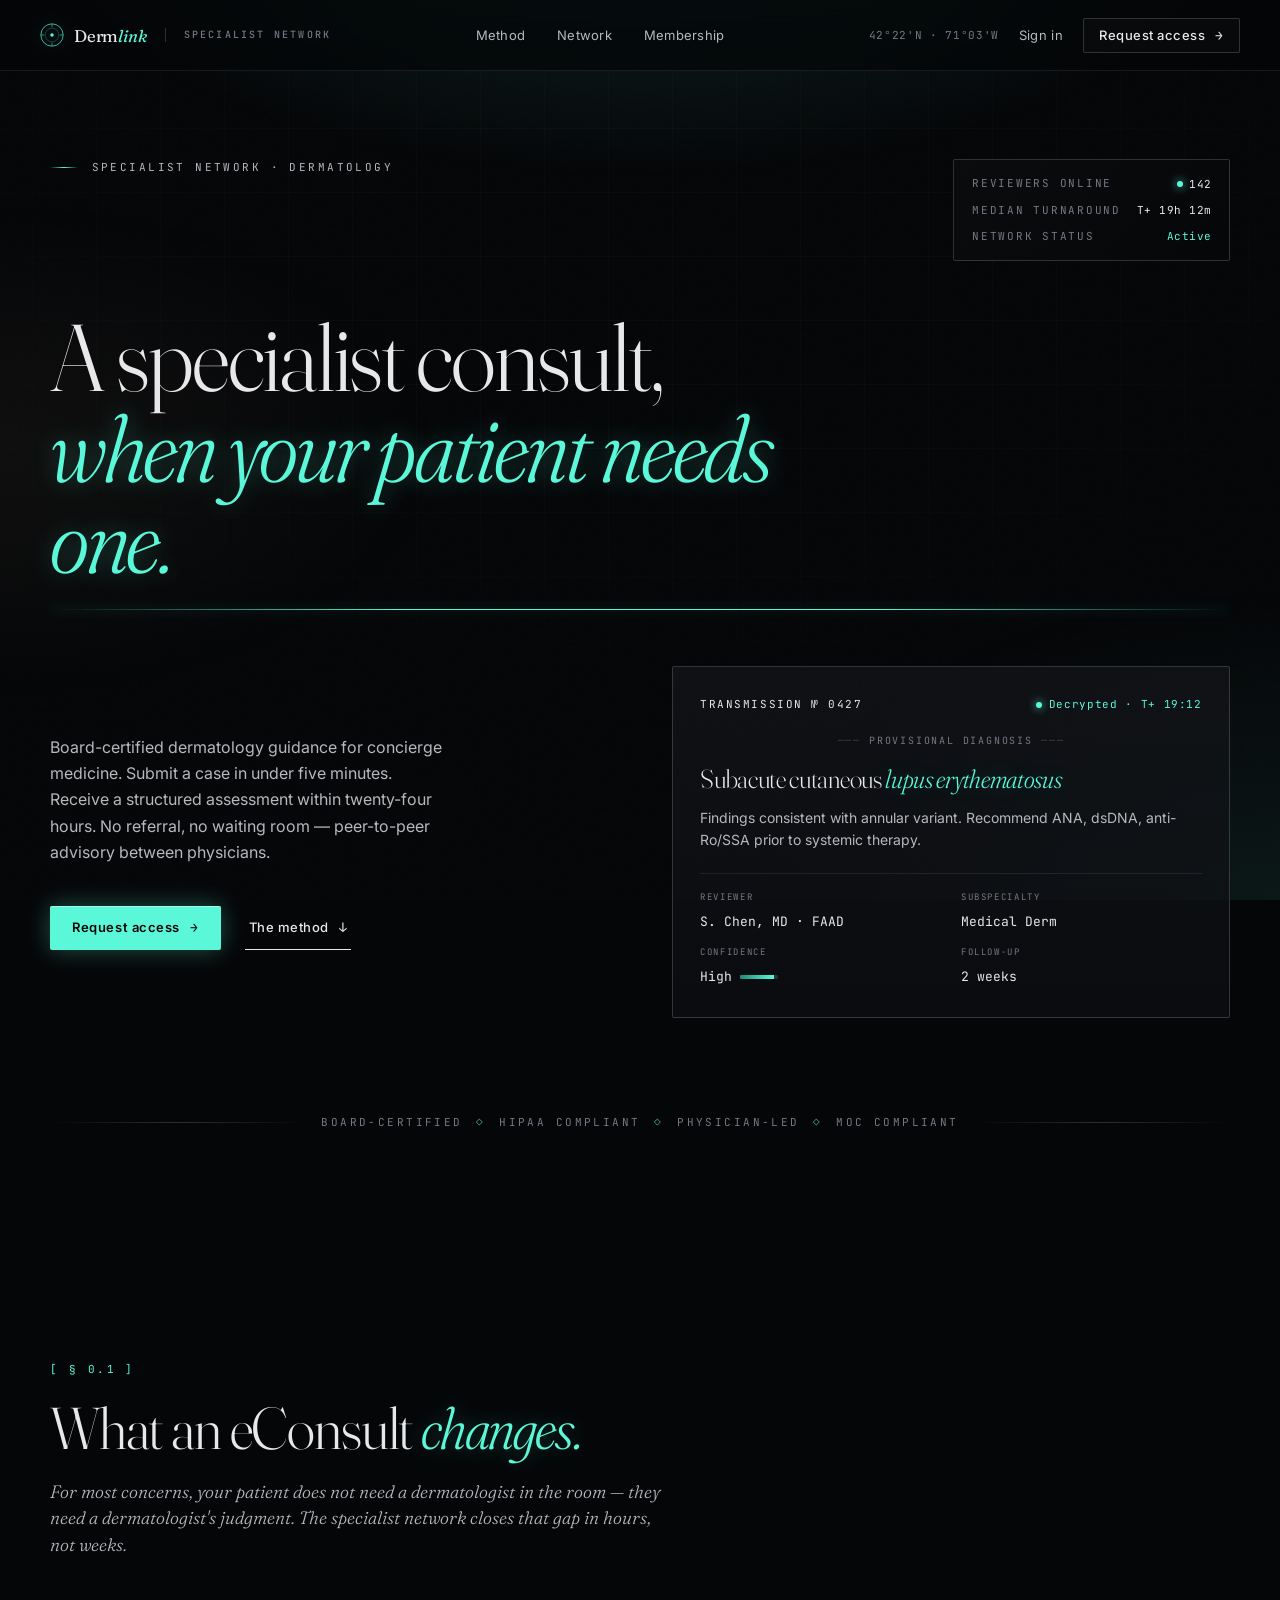
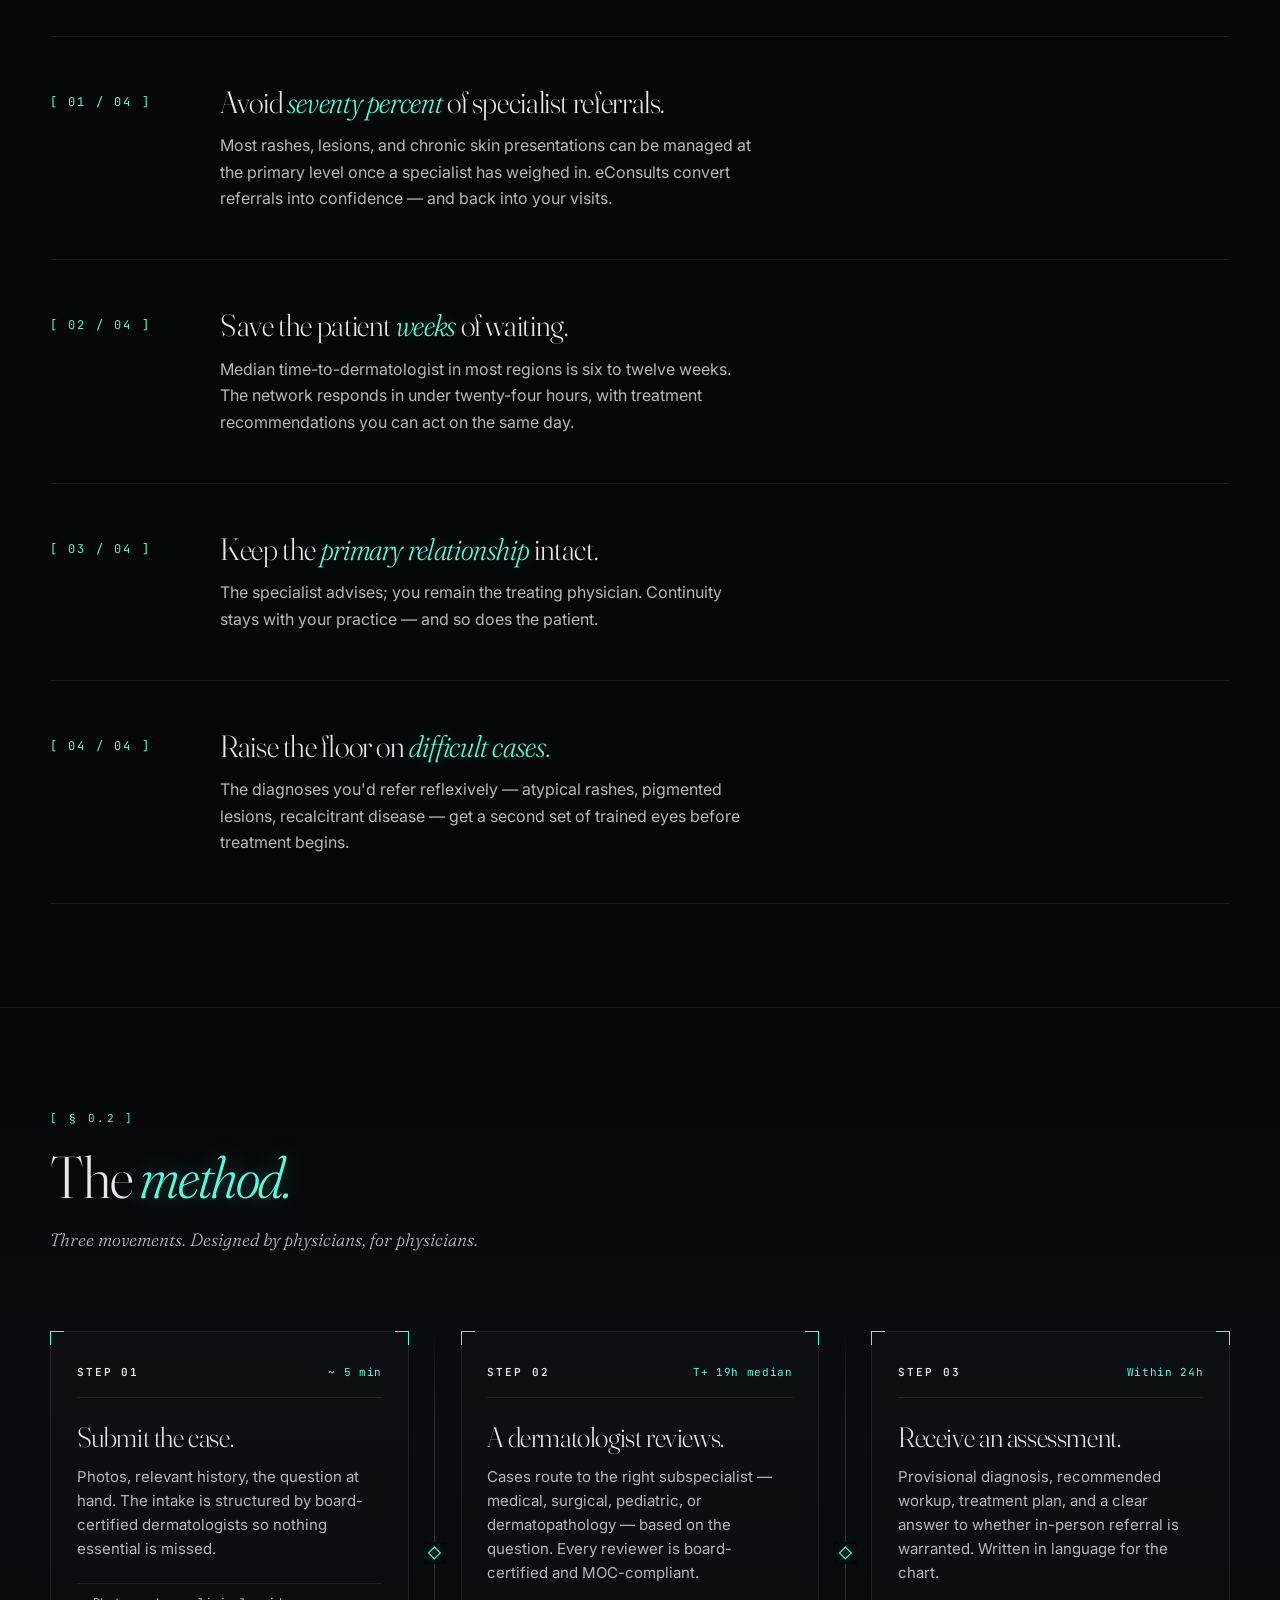
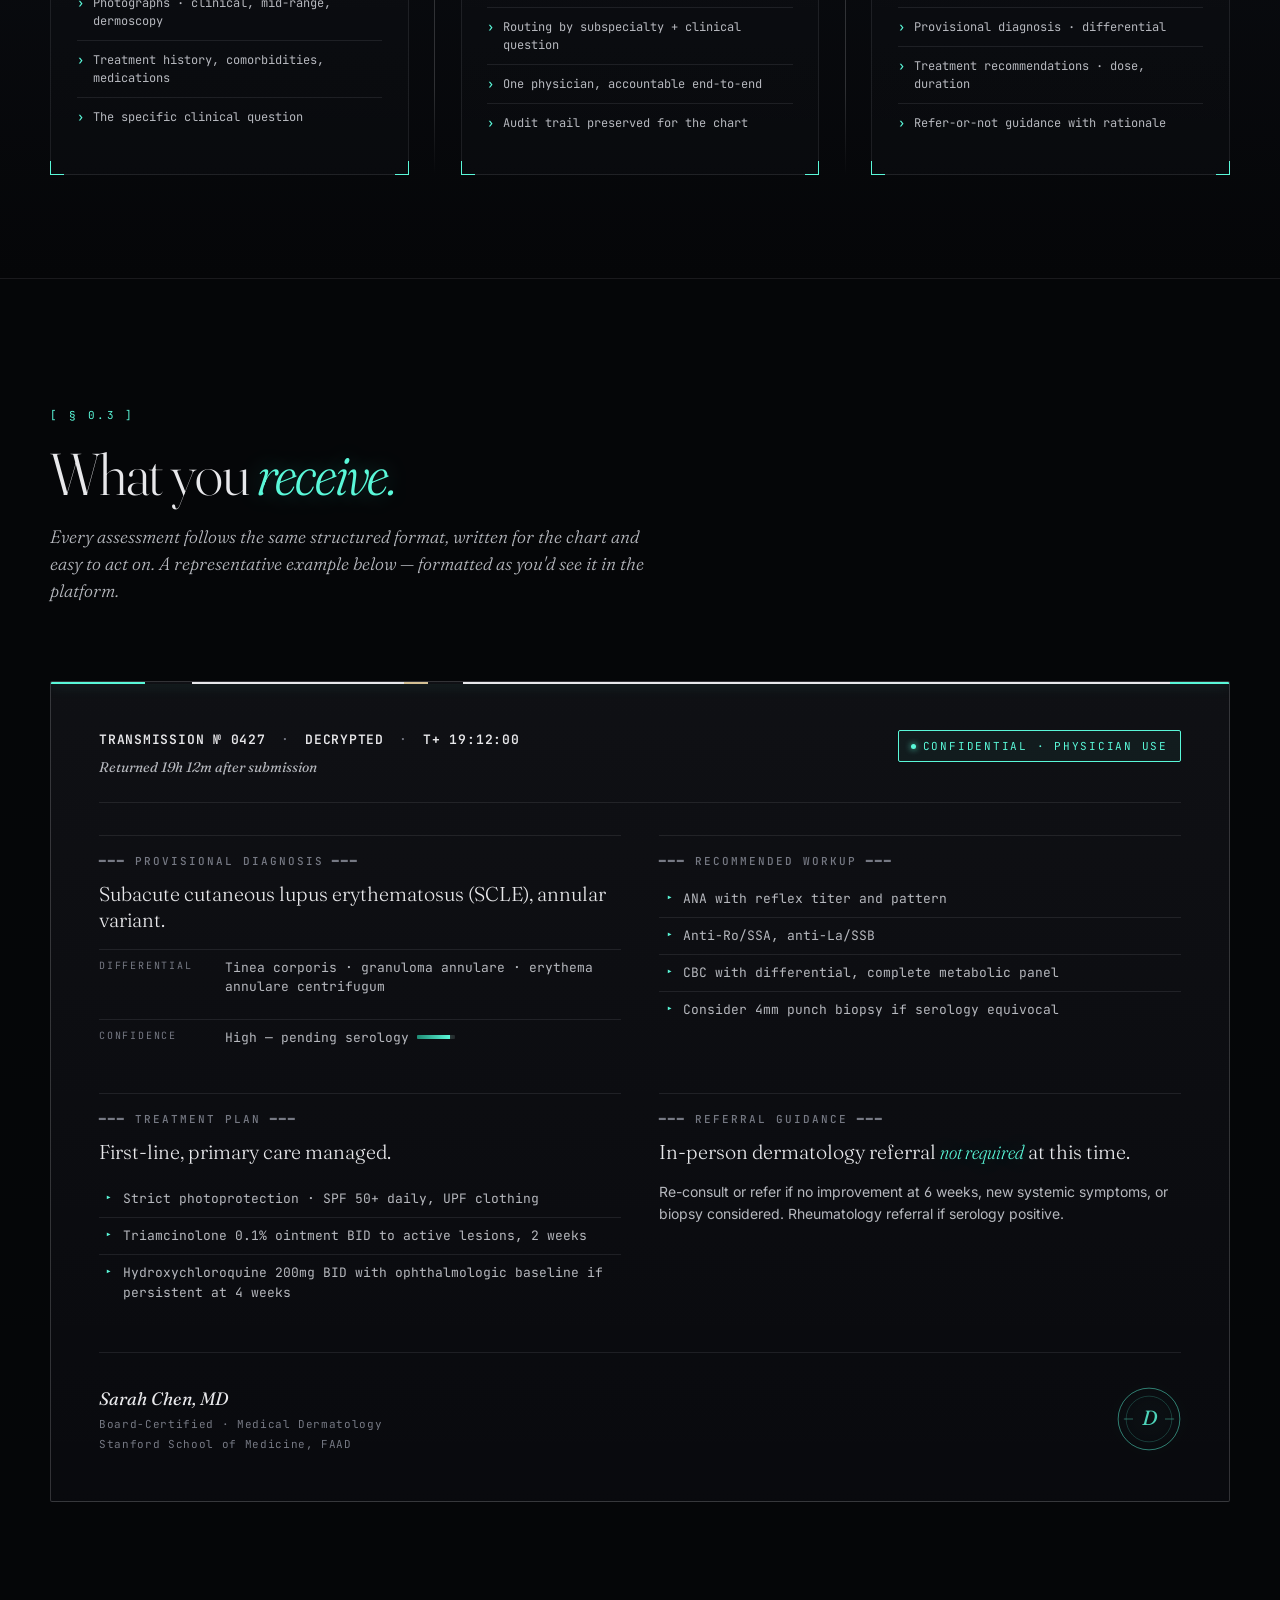
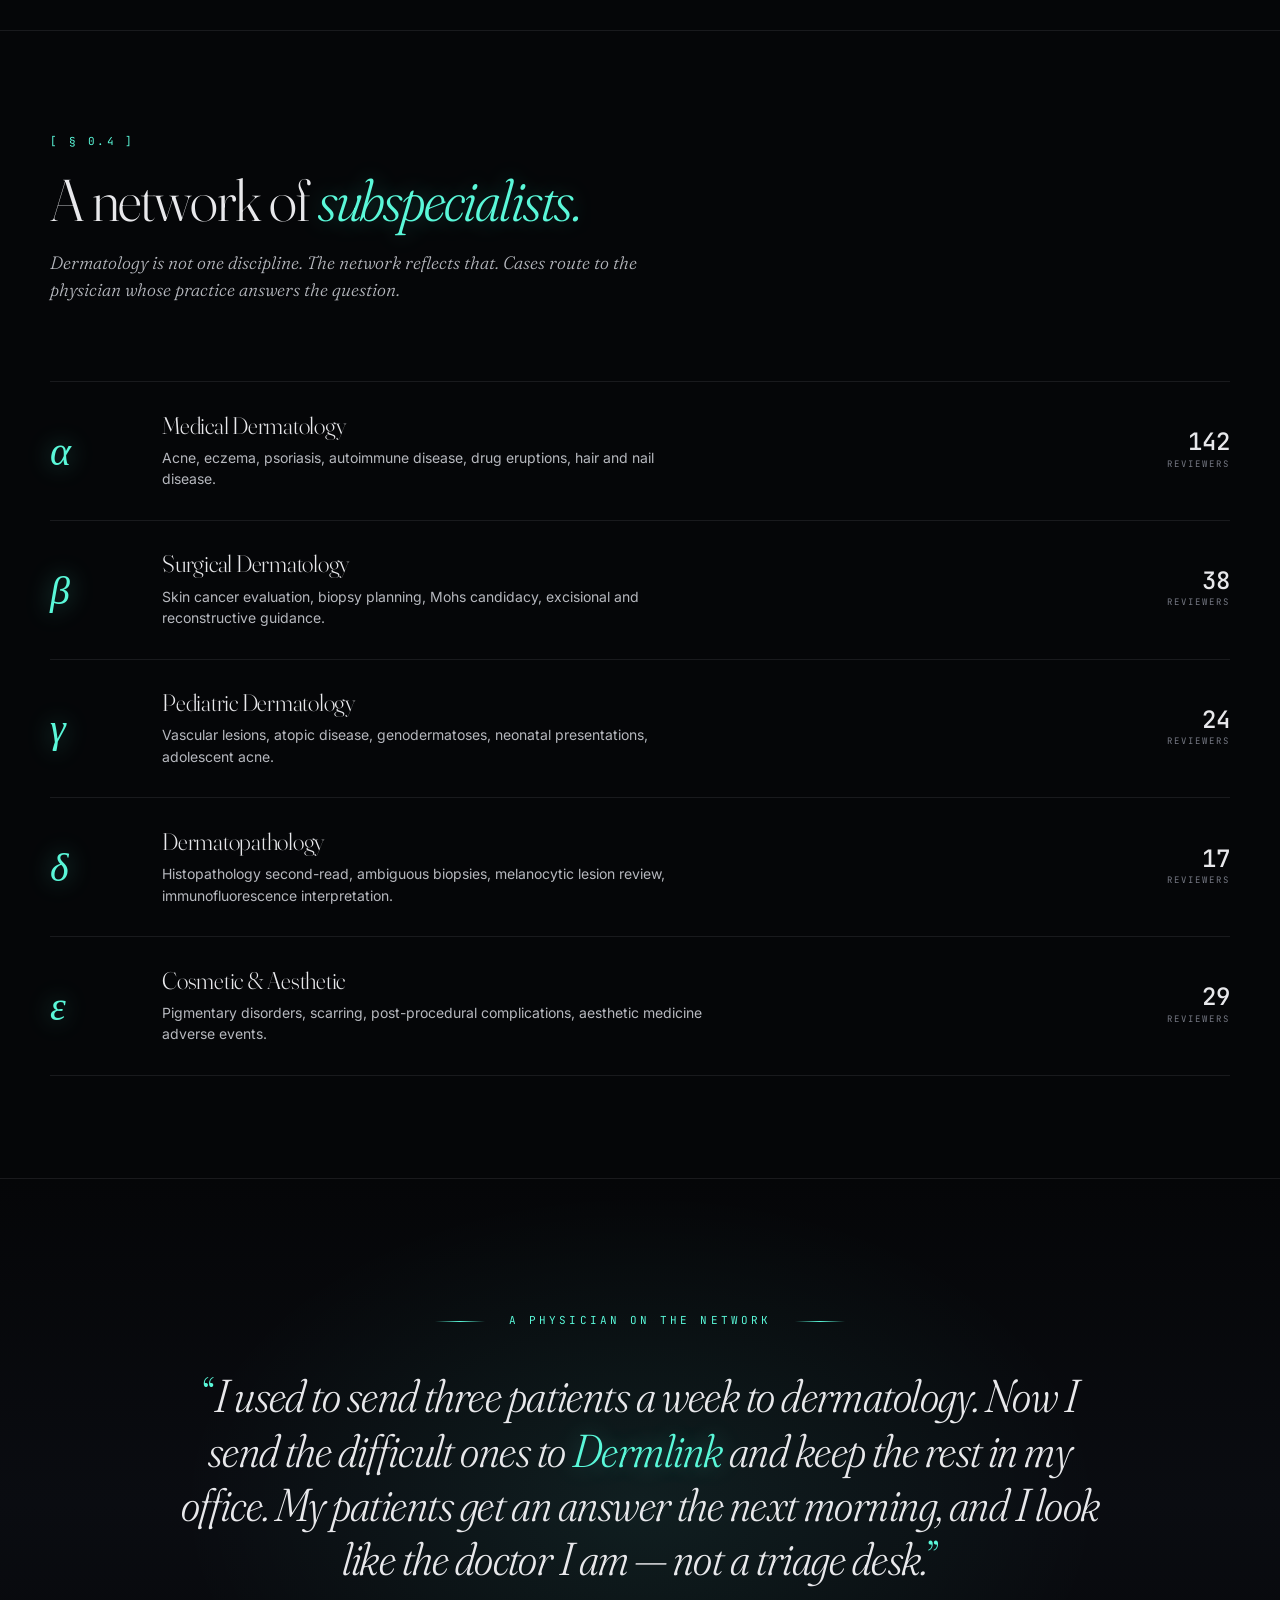
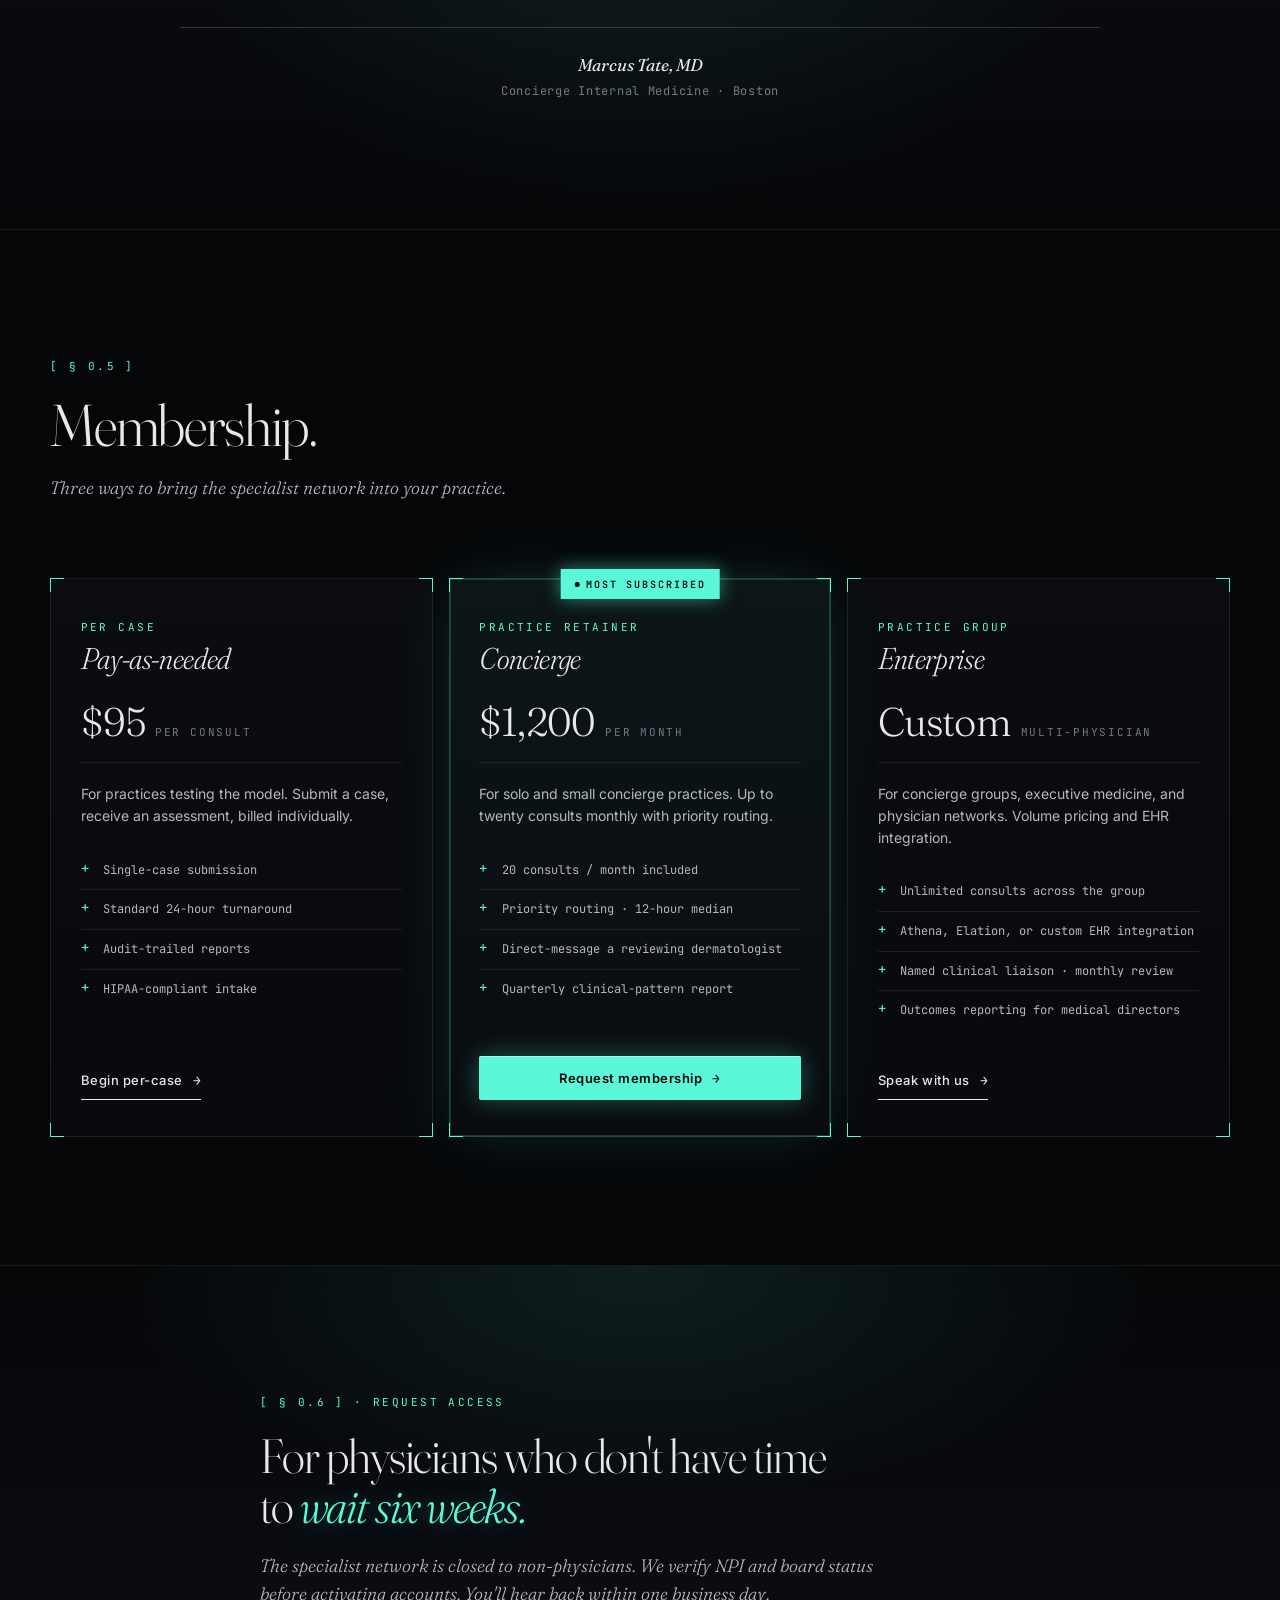
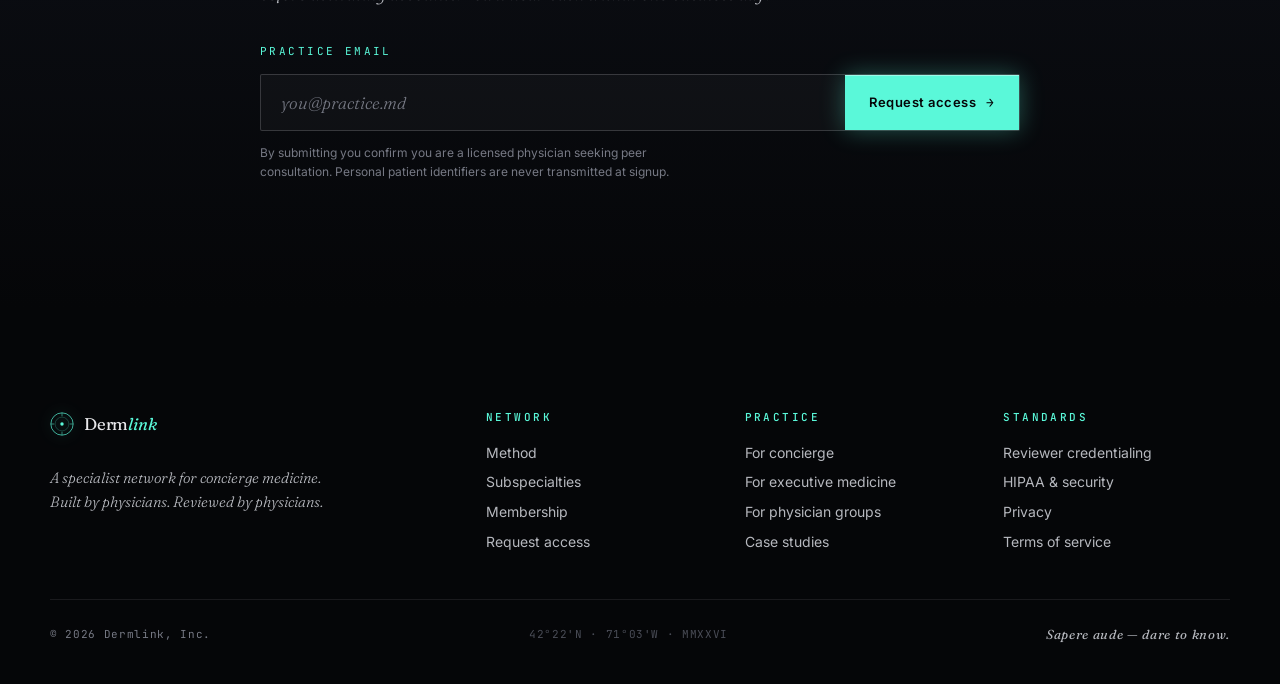
<file: concept-6/index.html>
<!doctype html>
<html lang="en">
    <head>
        <meta charset="UTF-8" />
        <meta name="viewport" content="width=device-width, initial-scale=1.0" />
        <title>Dermlink Specialist Network — Obsidian Atelier</title>
        <link rel="preconnect" href="https://fonts.googleapis.com" />
        <link rel="preconnect" href="https://fonts.gstatic.com" crossorigin />
        <link
            href="https://fonts.googleapis.com/css2?family=Fraunces:ital,opsz,wght@0,9..144,200;0,9..144,300;0,9..144,400;0,9..144,500;1,9..144,200;1,9..144,300&family=Inter:wght@300;400;500;600&family=JetBrains+Mono:wght@400;500;600&display=swap"
            rel="stylesheet"
        />
        <link rel="stylesheet" href="styles.css" />
    </head>
    <body>
        <!-- Ambient atmosphere layers -->
        <div class="ambient-grid" aria-hidden="true"></div>
        <div class="ambient-aurora" aria-hidden="true"></div>
        <div class="ambient-noise" aria-hidden="true"></div>

        <nav class="nav">
            <div class="nav-inner">
                <a href="#" class="logo">
                    <span class="logo-mark" aria-hidden="true">
                        <svg viewBox="0 0 28 28" fill="none">
                            <circle cx="14" cy="14" r="13" stroke="currentColor" stroke-width="0.8" />
                            <circle cx="14" cy="14" r="8" stroke="currentColor" stroke-width="0.5" opacity="0.5" />
                            <path d="M14 1 L14 5 M14 23 L14 27 M1 14 L5 14 M23 14 L27 14" stroke="currentColor" stroke-width="0.6" />
                            <circle cx="14" cy="14" r="2" fill="currentColor" />
                        </svg>
                    </span>
                    <span class="logo-text">
                        <span class="logo-derm">Derm</span><span class="logo-link">link</span>
                    </span>
                    <span class="logo-divider"></span>
                    <span class="logo-sub">SPECIALIST&nbsp;NETWORK</span>
                </a>
                <div class="nav-center">
                    <a href="#how">Method</a>
                    <a href="#network">Network</a>
                    <a href="#pricing">Membership</a>
                </div>
                <div class="nav-end">
                    <span class="nav-coord" aria-hidden="true">42°22'N · 71°03'W</span>
                    <a href="#" class="nav-link">Sign in</a>
                    <a href="#request" class="btn-line">
                        <span>Request access</span>
                        <span class="btn-arrow">→</span>
                    </a>
                </div>
            </div>
        </nav>

        <main>
            <header class="hero">
                <div class="hero-inner">
                    <div class="hero-meta-row">
                        <div class="hero-eyebrow">
                            <span class="eyebrow-mark"></span>
                            <span class="eyebrow-text">Specialist Network · Dermatology</span>
                        </div>

                        <aside class="hero-hud" aria-label="Network status">
                            <div class="hud-row">
                                <span class="hud-label">Reviewers online</span>
                                <span class="hud-value">
                                    <span class="hud-pulse"></span>142
                                </span>
                            </div>
                            <div class="hud-row">
                                <span class="hud-label">Median turnaround</span>
                                <span class="hud-value">T+ 19h 12m</span>
                            </div>
                            <div class="hud-row">
                                <span class="hud-label">Network status</span>
                                <span class="hud-value hud-active">Active</span>
                            </div>
                        </aside>
                    </div>

                    <h1 class="hero-headline">
                        A specialist consult,
                        <em>when your patient needs one.</em>
                    </h1>

                    <span class="hero-scanline" aria-hidden="true"></span>

                    <div class="hero-grid">
                        <div class="hero-deck-col">
                            <p class="hero-deck">
                                Board-certified dermatology guidance for concierge
                                medicine. Submit a case in under five minutes. Receive a
                                structured assessment within twenty-four hours. No
                                referral, no waiting room — peer-to-peer advisory
                                between physicians.
                            </p>
                            <div class="hero-actions">
                                <a href="#request" class="btn-solid">
                                    <span>Request access</span>
                                    <span class="btn-arrow">→</span>
                                </a>
                                <a href="#how" class="btn-ghost">
                                    <span>The method</span>
                                    <span class="btn-arrow">↓</span>
                                </a>
                            </div>
                        </div>

                        <aside class="hero-aside" aria-label="Sample eConsult">
                            <div class="aside-card">
                                <div class="aside-frame">
                                    <span class="frame-corner tl"></span>
                                    <span class="frame-corner tr"></span>
                                    <span class="frame-corner bl"></span>
                                    <span class="frame-corner br"></span>
                                </div>
                                <header class="aside-meta">
                                    <span class="aside-label">TRANSMISSION&nbsp;№&nbsp;0427</span>
                                    <span class="aside-status">
                                        <span class="status-pulse"></span>
                                        Decrypted · T+ 19:12
                                    </span>
                                </header>
                                <div class="aside-divider">
                                    <span>───</span>
                                    <span>PROVISIONAL DIAGNOSIS</span>
                                    <span>───</span>
                                </div>
                                <h3 class="aside-headline">
                                    Subacute cutaneous <em>lupus erythematosus</em>
                                </h3>
                                <p class="aside-body">
                                    Findings consistent with annular variant. Recommend
                                    ANA, dsDNA, anti-Ro/SSA prior to systemic therapy.
                                </p>
                                <dl class="aside-data">
                                    <div>
                                        <dt>REVIEWER</dt>
                                        <dd>S. Chen, MD · FAAD</dd>
                                    </div>
                                    <div>
                                        <dt>SUBSPECIALTY</dt>
                                        <dd>Medical Derm</dd>
                                    </div>
                                    <div>
                                        <dt>CONFIDENCE</dt>
                                        <dd>High <span class="data-bar"><span style="width:88%"></span></span></dd>
                                    </div>
                                    <div>
                                        <dt>FOLLOW-UP</dt>
                                        <dd>2 weeks</dd>
                                    </div>
                                </dl>
                            </div>
                        </aside>
                    </div>

                    <div class="hero-trust">
                        <span class="trust-rule"></span>
                        <span>Board-Certified</span>
                        <span class="trust-dot">◇</span>
                        <span>HIPAA Compliant</span>
                        <span class="trust-dot">◇</span>
                        <span>Physician-Led</span>
                        <span class="trust-dot">◇</span>
                        <span>MOC Compliant</span>
                        <span class="trust-rule"></span>
                    </div>
                </div>
            </header>

            <section class="why">
                <div class="why-inner">
                    <header class="section-head">
                        <span class="section-num">[ § 0.1 ]</span>
                        <h2 class="section-title">
                            What an eConsult <em>changes.</em>
                        </h2>
                        <p class="section-deck">
                            For most concerns, your patient does not need a dermatologist
                            in the room — they need a dermatologist's judgment. The
                            specialist network closes that gap in hours, not weeks.
                        </p>
                    </header>

                    <ol class="why-list">
                        <li class="why-item">
                            <span class="why-num">[ 01 / 04 ]</span>
                            <div class="why-body">
                                <h3>
                                    Avoid <em>seventy percent</em> of specialist referrals.
                                </h3>
                                <p>
                                    Most rashes, lesions, and chronic skin presentations
                                    can be managed at the primary level once a specialist
                                    has weighed in. eConsults convert referrals into
                                    confidence — and back into your visits.
                                </p>
                            </div>
                            <span class="why-aqua-line"></span>
                        </li>
                        <li class="why-item">
                            <span class="why-num">[ 02 / 04 ]</span>
                            <div class="why-body">
                                <h3>
                                    Save the patient <em>weeks</em> of waiting.
                                </h3>
                                <p>
                                    Median time-to-dermatologist in most regions is six to
                                    twelve weeks. The network responds in under twenty-four
                                    hours, with treatment recommendations you can act on the
                                    same day.
                                </p>
                            </div>
                            <span class="why-aqua-line"></span>
                        </li>
                        <li class="why-item">
                            <span class="why-num">[ 03 / 04 ]</span>
                            <div class="why-body">
                                <h3>
                                    Keep the <em>primary relationship</em> intact.
                                </h3>
                                <p>
                                    The specialist advises; you remain the treating
                                    physician. Continuity stays with your practice — and so
                                    does the patient.
                                </p>
                            </div>
                            <span class="why-aqua-line"></span>
                        </li>
                        <li class="why-item">
                            <span class="why-num">[ 04 / 04 ]</span>
                            <div class="why-body">
                                <h3>
                                    Raise the floor on <em>difficult cases.</em>
                                </h3>
                                <p>
                                    The diagnoses you'd refer reflexively — atypical
                                    rashes, pigmented lesions, recalcitrant disease — get a
                                    second set of trained eyes before treatment begins.
                                </p>
                            </div>
                            <span class="why-aqua-line"></span>
                        </li>
                    </ol>
                </div>
            </section>

            <section id="how" class="how">
                <div class="how-inner">
                    <header class="section-head">
                        <span class="section-num">[ § 0.2 ]</span>
                        <h2 class="section-title">
                            The <em>method.</em>
                        </h2>
                        <p class="section-deck">
                            Three movements. Designed by physicians, for physicians.
                        </p>
                    </header>

                    <div class="how-steps">
                        <article class="how-step">
                            <div class="step-frame">
                                <span class="frame-corner tl"></span>
                                <span class="frame-corner tr"></span>
                                <span class="frame-corner bl"></span>
                                <span class="frame-corner br"></span>
                            </div>
                            <header class="step-prefix">
                                <span class="step-num">STEP&nbsp;01</span>
                                <span class="step-time">~ 5 min</span>
                            </header>
                            <h3>Submit the case.</h3>
                            <p>
                                Photos, relevant history, the question at hand. The intake
                                is structured by board-certified dermatologists so nothing
                                essential is missed.
                            </p>
                            <ul class="step-detail">
                                <li>Photographs · clinical, mid-range, dermoscopy</li>
                                <li>Treatment history, comorbidities, medications</li>
                                <li>The specific clinical question</li>
                            </ul>
                        </article>

                        <span class="how-rule" aria-hidden="true">
                            <span class="rule-diamond">◇</span>
                        </span>

                        <article class="how-step">
                            <div class="step-frame">
                                <span class="frame-corner tl"></span>
                                <span class="frame-corner tr"></span>
                                <span class="frame-corner bl"></span>
                                <span class="frame-corner br"></span>
                            </div>
                            <header class="step-prefix">
                                <span class="step-num">STEP&nbsp;02</span>
                                <span class="step-time">T+ 19h median</span>
                            </header>
                            <h3>A dermatologist reviews.</h3>
                            <p>
                                Cases route to the right subspecialist — medical, surgical,
                                pediatric, or dermatopathology — based on the question.
                                Every reviewer is board-certified and MOC-compliant.
                            </p>
                            <ul class="step-detail">
                                <li>Routing by subspecialty + clinical question</li>
                                <li>One physician, accountable end-to-end</li>
                                <li>Audit trail preserved for the chart</li>
                            </ul>
                        </article>

                        <span class="how-rule" aria-hidden="true">
                            <span class="rule-diamond">◇</span>
                        </span>

                        <article class="how-step">
                            <div class="step-frame">
                                <span class="frame-corner tl"></span>
                                <span class="frame-corner tr"></span>
                                <span class="frame-corner bl"></span>
                                <span class="frame-corner br"></span>
                            </div>
                            <header class="step-prefix">
                                <span class="step-num">STEP&nbsp;03</span>
                                <span class="step-time">Within 24h</span>
                            </header>
                            <h3>Receive an assessment.</h3>
                            <p>
                                Provisional diagnosis, recommended workup, treatment plan,
                                and a clear answer to whether in-person referral is
                                warranted. Written in language for the chart.
                            </p>
                            <ul class="step-detail">
                                <li>Provisional diagnosis · differential</li>
                                <li>Treatment recommendations · dose, duration</li>
                                <li>Refer-or-not guidance with rationale</li>
                            </ul>
                        </article>
                    </div>
                </div>
            </section>

            <section class="receive">
                <div class="receive-inner">
                    <header class="section-head">
                        <span class="section-num">[ § 0.3 ]</span>
                        <h2 class="section-title">
                            What you <em>receive.</em>
                        </h2>
                        <p class="section-deck">
                            Every assessment follows the same structured format, written
                            for the chart and easy to act on. A representative example
                            below — formatted as you'd see it in the platform.
                        </p>
                    </header>

                    <article class="report">
                        <div class="report-frame">
                            <span class="frame-corner tl"></span>
                            <span class="frame-corner tr"></span>
                            <span class="frame-corner bl"></span>
                            <span class="frame-corner br"></span>
                        </div>

                        <header class="report-head">
                            <div class="report-meta">
                                <span class="report-line">
                                    TRANSMISSION&nbsp;№&nbsp;0427
                                    <span class="report-sep">·</span>
                                    DECRYPTED
                                    <span class="report-sep">·</span>
                                    T+ 19:12:00
                                </span>
                                <span class="report-date">
                                    Returned 19h 12m after submission
                                </span>
                            </div>
                            <div class="report-stamp">
                                <span class="stamp-pulse"></span>
                                Confidential · Physician&nbsp;use
                            </div>
                        </header>

                        <div class="report-grid">
                            <section class="report-block">
                                <h4>━━━ PROVISIONAL DIAGNOSIS ━━━</h4>
                                <p class="report-lead">
                                    Subacute cutaneous lupus erythematosus (SCLE),
                                    annular variant.
                                </p>
                                <dl class="report-attrs">
                                    <div>
                                        <dt>DIFFERENTIAL</dt>
                                        <dd>Tinea corporis · granuloma annulare · erythema annulare centrifugum</dd>
                                    </div>
                                    <div>
                                        <dt>CONFIDENCE</dt>
                                        <dd>High — pending serology <span class="data-bar"><span style="width:88%"></span></span></dd>
                                    </div>
                                </dl>
                            </section>

                            <section class="report-block">
                                <h4>━━━ RECOMMENDED WORKUP ━━━</h4>
                                <ul class="report-list">
                                    <li>ANA with reflex titer and pattern</li>
                                    <li>Anti-Ro/SSA, anti-La/SSB</li>
                                    <li>CBC with differential, complete metabolic panel</li>
                                    <li>Consider 4mm punch biopsy if serology equivocal</li>
                                </ul>
                            </section>

                            <section class="report-block">
                                <h4>━━━ TREATMENT PLAN ━━━</h4>
                                <p class="report-lead">First-line, primary care managed.</p>
                                <ul class="report-list">
                                    <li>Strict photoprotection · SPF 50+ daily, UPF clothing</li>
                                    <li>Triamcinolone 0.1% ointment BID to active lesions, 2 weeks</li>
                                    <li>Hydroxychloroquine 200mg BID with ophthalmologic baseline if persistent at 4 weeks</li>
                                </ul>
                            </section>

                            <section class="report-block">
                                <h4>━━━ REFERRAL GUIDANCE ━━━</h4>
                                <p class="report-lead">
                                    In-person dermatology referral <em>not required</em>
                                    at this time.
                                </p>
                                <p class="report-detail">
                                    Re-consult or refer if no improvement at 6 weeks, new
                                    systemic symptoms, or biopsy considered. Rheumatology
                                    referral if serology positive.
                                </p>
                            </section>
                        </div>

                        <footer class="report-foot">
                            <div class="report-sig">
                                <span class="sig-name">Sarah Chen, MD</span>
                                <span class="sig-cred">Board-Certified · Medical Dermatology</span>
                                <span class="sig-cred">Stanford School of Medicine, FAAD</span>
                            </div>
                            <div class="report-mark">
                                <svg viewBox="0 0 56 56" aria-hidden="true">
                                    <circle cx="28" cy="28" r="27" fill="none" stroke="currentColor" stroke-width="0.5" />
                                    <circle cx="28" cy="28" r="20" fill="none" stroke="currentColor" stroke-width="0.4" opacity="0.5" />
                                    <text x="28" y="33" text-anchor="middle" font-family="Fraunces" font-style="italic" font-size="18" fill="currentColor">D</text>
                                    <line x1="6" y1="28" x2="14" y2="28" stroke="currentColor" stroke-width="0.4" />
                                    <line x1="42" y1="28" x2="50" y2="28" stroke="currentColor" stroke-width="0.4" />
                                </svg>
                            </div>
                        </footer>
                    </article>
                </div>
            </section>

            <section id="network" class="network">
                <div class="network-inner">
                    <header class="section-head">
                        <span class="section-num">[ § 0.4 ]</span>
                        <h2 class="section-title">
                            A network of <em>subspecialists.</em>
                        </h2>
                        <p class="section-deck">
                            Dermatology is not one discipline. The network reflects that.
                            Cases route to the physician whose practice answers the
                            question.
                        </p>
                    </header>

                    <ul class="network-list">
                        <li class="network-row">
                            <span class="network-letter">α</span>
                            <div class="network-body">
                                <h3>Medical Dermatology</h3>
                                <p>
                                    Acne, eczema, psoriasis, autoimmune disease, drug
                                    eruptions, hair and nail disease.
                                </p>
                            </div>
                            <div class="network-meta">
                                <span class="network-count">142</span>
                                <span class="network-unit">REVIEWERS</span>
                            </div>
                        </li>
                        <li class="network-row">
                            <span class="network-letter">β</span>
                            <div class="network-body">
                                <h3>Surgical Dermatology</h3>
                                <p>
                                    Skin cancer evaluation, biopsy planning, Mohs
                                    candidacy, excisional and reconstructive guidance.
                                </p>
                            </div>
                            <div class="network-meta">
                                <span class="network-count">38</span>
                                <span class="network-unit">REVIEWERS</span>
                            </div>
                        </li>
                        <li class="network-row">
                            <span class="network-letter">γ</span>
                            <div class="network-body">
                                <h3>Pediatric Dermatology</h3>
                                <p>
                                    Vascular lesions, atopic disease, genodermatoses,
                                    neonatal presentations, adolescent acne.
                                </p>
                            </div>
                            <div class="network-meta">
                                <span class="network-count">24</span>
                                <span class="network-unit">REVIEWERS</span>
                            </div>
                        </li>
                        <li class="network-row">
                            <span class="network-letter">δ</span>
                            <div class="network-body">
                                <h3>Dermatopathology</h3>
                                <p>
                                    Histopathology second-read, ambiguous biopsies,
                                    melanocytic lesion review, immunofluorescence
                                    interpretation.
                                </p>
                            </div>
                            <div class="network-meta">
                                <span class="network-count">17</span>
                                <span class="network-unit">REVIEWERS</span>
                            </div>
                        </li>
                        <li class="network-row">
                            <span class="network-letter">ε</span>
                            <div class="network-body">
                                <h3>Cosmetic &amp; Aesthetic</h3>
                                <p>
                                    Pigmentary disorders, scarring, post-procedural
                                    complications, aesthetic medicine adverse events.
                                </p>
                            </div>
                            <div class="network-meta">
                                <span class="network-count">29</span>
                                <span class="network-unit">REVIEWERS</span>
                            </div>
                        </li>
                    </ul>
                </div>
            </section>

            <section class="quote">
                <div class="quote-inner">
                    <span class="quote-eyebrow">A physician on the network</span>
                    <blockquote>
                        <p>
                            <span class="quote-mark">“</span>I used to send three patients
                            a week to dermatology. Now I send the difficult ones to
                            <em>Dermlink</em> and keep the rest in my office. My patients
                            get an answer the next morning, and I look like the doctor I
                            am — not a triage desk.<span class="quote-mark-close">”</span>
                        </p>
                    </blockquote>
                    <footer class="quote-attr">
                        <span class="attr-name">Marcus Tate, MD</span>
                        <span class="attr-detail">Concierge Internal Medicine · Boston</span>
                    </footer>
                </div>
            </section>

            <section id="pricing" class="pricing">
                <div class="pricing-inner">
                    <header class="section-head">
                        <span class="section-num">[ § 0.5 ]</span>
                        <h2 class="section-title">Membership.</h2>
                        <p class="section-deck">
                            Three ways to bring the specialist network into your practice.
                        </p>
                    </header>

                    <div class="pricing-grid">
                        <article class="tier">
                            <div class="tier-frame">
                                <span class="frame-corner tl"></span>
                                <span class="frame-corner tr"></span>
                                <span class="frame-corner bl"></span>
                                <span class="frame-corner br"></span>
                            </div>
                            <header class="tier-head">
                                <span class="tier-label">PER&nbsp;CASE</span>
                                <h3 class="tier-name">Pay-as-needed</h3>
                            </header>
                            <div class="tier-price">
                                <span class="price-amount">$95</span>
                                <span class="price-unit">PER&nbsp;CONSULT</span>
                            </div>
                            <p class="tier-desc">
                                For practices testing the model. Submit a case, receive an
                                assessment, billed individually.
                            </p>
                            <ul class="tier-list">
                                <li>Single-case submission</li>
                                <li>Standard 24-hour turnaround</li>
                                <li>Audit-trailed reports</li>
                                <li>HIPAA-compliant intake</li>
                            </ul>
                            <a href="#request" class="tier-cta">
                                <span>Begin per-case</span>
                                <span class="btn-arrow">→</span>
                            </a>
                        </article>

                        <article class="tier tier-featured">
                            <div class="tier-frame">
                                <span class="frame-corner tl"></span>
                                <span class="frame-corner tr"></span>
                                <span class="frame-corner bl"></span>
                                <span class="frame-corner br"></span>
                            </div>
                            <span class="tier-flag">
                                <span class="flag-pulse"></span>
                                MOST&nbsp;SUBSCRIBED
                            </span>
                            <header class="tier-head">
                                <span class="tier-label">PRACTICE&nbsp;RETAINER</span>
                                <h3 class="tier-name">Concierge</h3>
                            </header>
                            <div class="tier-price">
                                <span class="price-amount">$1,200</span>
                                <span class="price-unit">PER&nbsp;MONTH</span>
                            </div>
                            <p class="tier-desc">
                                For solo and small concierge practices. Up to twenty
                                consults monthly with priority routing.
                            </p>
                            <ul class="tier-list">
                                <li>20 consults / month included</li>
                                <li>Priority routing · 12-hour median</li>
                                <li>Direct-message a reviewing dermatologist</li>
                                <li>Quarterly clinical-pattern report</li>
                            </ul>
                            <a href="#request" class="tier-cta tier-cta-solid">
                                <span>Request membership</span>
                                <span class="btn-arrow">→</span>
                            </a>
                        </article>

                        <article class="tier">
                            <div class="tier-frame">
                                <span class="frame-corner tl"></span>
                                <span class="frame-corner tr"></span>
                                <span class="frame-corner bl"></span>
                                <span class="frame-corner br"></span>
                            </div>
                            <header class="tier-head">
                                <span class="tier-label">PRACTICE&nbsp;GROUP</span>
                                <h3 class="tier-name">Enterprise</h3>
                            </header>
                            <div class="tier-price">
                                <span class="price-amount">Custom</span>
                                <span class="price-unit">MULTI-PHYSICIAN</span>
                            </div>
                            <p class="tier-desc">
                                For concierge groups, executive medicine, and physician
                                networks. Volume pricing and EHR integration.
                            </p>
                            <ul class="tier-list">
                                <li>Unlimited consults across the group</li>
                                <li>Athena, Elation, or custom EHR integration</li>
                                <li>Named clinical liaison · monthly review</li>
                                <li>Outcomes reporting for medical directors</li>
                            </ul>
                            <a href="#request" class="tier-cta">
                                <span>Speak with us</span>
                                <span class="btn-arrow">→</span>
                            </a>
                        </article>
                    </div>
                </div>
            </section>

            <section id="request" class="request">
                <div class="request-inner">
                    <span class="request-eyebrow">[ § 0.6 ] · Request access</span>
                    <h2 class="request-title">
                        For physicians who don't have time to <em>wait six weeks.</em>
                    </h2>
                    <p class="request-deck">
                        The specialist network is closed to non-physicians. We verify NPI
                        and board status before activating accounts. You'll hear back
                        within one business day.
                    </p>
                    <form class="request-form" onsubmit="event.preventDefault();">
                        <label class="request-label" for="email">PRACTICE&nbsp;EMAIL</label>
                        <div class="request-row">
                            <input
                                id="email"
                                type="email"
                                placeholder="you@practice.md"
                                autocomplete="email"
                                required
                            />
                            <button type="submit" class="btn-solid">
                                <span>Request access</span>
                                <span class="btn-arrow">→</span>
                            </button>
                        </div>
                        <p class="request-fine">
                            By submitting you confirm you are a licensed physician seeking
                            peer consultation. Personal patient identifiers are never
                            transmitted at signup.
                        </p>
                    </form>
                </div>
            </section>
        </main>

        <footer class="footer">
            <div class="footer-inner">
                <div class="footer-mark">
                    <a href="#" class="logo">
                        <span class="logo-mark" aria-hidden="true">
                            <svg viewBox="0 0 28 28" fill="none">
                                <circle cx="14" cy="14" r="13" stroke="currentColor" stroke-width="0.8" />
                                <circle cx="14" cy="14" r="8" stroke="currentColor" stroke-width="0.5" opacity="0.5" />
                                <path d="M14 1 L14 5 M14 23 L14 27 M1 14 L5 14 M23 14 L27 14" stroke="currentColor" stroke-width="0.6" />
                                <circle cx="14" cy="14" r="2" fill="currentColor" />
                            </svg>
                        </span>
                        <span class="logo-text">
                            <span class="logo-derm">Derm</span><span class="logo-link">link</span>
                        </span>
                    </a>
                    <p class="footer-line">
                        A specialist network for concierge medicine.<br />
                        Built by physicians. Reviewed by physicians.
                    </p>
                </div>
                <div class="footer-cols">
                    <div class="footer-col">
                        <h4>NETWORK</h4>
                        <a href="#how">Method</a>
                        <a href="#network">Subspecialties</a>
                        <a href="#pricing">Membership</a>
                        <a href="#request">Request access</a>
                    </div>
                    <div class="footer-col">
                        <h4>PRACTICE</h4>
                        <a href="#">For concierge</a>
                        <a href="#">For executive medicine</a>
                        <a href="#">For physician groups</a>
                        <a href="#">Case studies</a>
                    </div>
                    <div class="footer-col">
                        <h4>STANDARDS</h4>
                        <a href="#">Reviewer credentialing</a>
                        <a href="#">HIPAA &amp; security</a>
                        <a href="#">Privacy</a>
                        <a href="#">Terms of service</a>
                    </div>
                </div>
            </div>
            <div class="footer-bottom">
                <span>© 2026 Dermlink, Inc.</span>
                <span class="footer-coord">42°22'N · 71°03'W · MMXXVI</span>
                <span class="footer-aside">
                    <em>Sapere aude</em> — dare to know.
                </span>
            </div>
        </footer>
    </body>
</html>
</file>
<file: concept-1/styles.css>
/* ===================================
   DERMLINK - Clinical Serenity Theme
   Compact, dense, trustworthy
   =================================== */

:root {
    /* Core palette - warm clinical tones */
    --color-cream: #faf7f2;
    --color-cream-dark: #f2ede5;
    --color-warm-white: #fffcf8;
    --color-peach: #e8b4a0;
    --color-peach-light: #f5d5c8;
    --color-peach-pale: #fdf0eb;
    --color-terracotta: #c4826a;
    --color-terracotta-dark: #a66b55;

    /* Accent - deep teal for contrast */
    --color-teal: #1a4a4a;
    --color-teal-light: #2a6a6a;
    --color-teal-dark: #0f3535;

    /* Neutrals */
    --color-charcoal: #2d2a26;
    --color-gray-warm: #6b645b;
    --color-gray-light: #a39e96;
    --color-gray-pale: #d9d4cc;

    /* Functional */
    --color-success: #4a7c59;
    --color-success-bg: #e8f2eb;

    /* Typography */
    --font-display: "Instrument Serif", Georgia, serif;
    --font-body: "DM Sans", -apple-system, sans-serif;

    /* Spacing - tighter */
    --space-xs: 0.375rem;
    --space-sm: 0.75rem;
    --space-md: 1rem;
    --space-lg: 1.5rem;
    --space-xl: 2rem;
    --space-2xl: 3rem;
    --space-3xl: 4rem;

    /* Border radius */
    --radius-sm: 4px;
    --radius-md: 8px;
    --radius-lg: 12px;
    --radius-xl: 16px;
    --radius-full: 9999px;

    /* Shadows */
    --shadow-soft: 0 2px 12px rgba(45, 42, 38, 0.06);
    --shadow-medium: 0 4px 20px rgba(45, 42, 38, 0.1);
    --shadow-elevated: 0 8px 32px rgba(45, 42, 38, 0.12);

    /* Transitions */
    --ease-out: cubic-bezier(0.16, 1, 0.3, 1);
    --ease-in-out: cubic-bezier(0.65, 0, 0.35, 1);
}

/* Reset & Base */
*,
*::before,
*::after {
    box-sizing: border-box;
    margin: 0;
    padding: 0;
}

html {
    scroll-behavior: smooth;
    -webkit-font-smoothing: antialiased;
    -moz-osx-font-smoothing: grayscale;
}

body {
    font-family: var(--font-body);
    font-size: 15px;
    line-height: 1.5;
    color: var(--color-charcoal);
    background: var(--color-cream);
    overflow-x: hidden;
}

/* Background Shapes - more subtle */
.bg-shapes {
    position: fixed;
    inset: 0;
    pointer-events: none;
    z-index: 0;
    overflow: hidden;
}

.shape {
    position: absolute;
    border-radius: 50%;
    filter: blur(120px);
    opacity: 0.35;
}

.shape-1 {
    width: 500px;
    height: 500px;
    background: var(--color-peach-light);
    top: -150px;
    right: -50px;
}

.shape-2 {
    width: 350px;
    height: 350px;
    background: var(--color-peach-pale);
    top: 40%;
    left: -100px;
}

.shape-3 {
    width: 400px;
    height: 400px;
    background: linear-gradient(
        135deg,
        var(--color-peach-light),
        var(--color-cream-dark)
    );
    bottom: 5%;
    right: 5%;
}

.shape-4 {
    display: none;
}

/* Typography */
h1,
h2,
h3,
h4 {
    font-family: var(--font-display);
    font-weight: 400;
    line-height: 1.1;
}

em {
    font-style: italic;
    color: var(--color-terracotta);
}

a {
    color: inherit;
    text-decoration: none;
}

/* Navigation */
.nav {
    position: fixed;
    top: 0;
    left: 0;
    right: 0;
    z-index: 1000;
    padding: var(--space-sm) var(--space-md);
    background: rgba(250, 247, 242, 0.85);
    backdrop-filter: blur(20px);
    -webkit-backdrop-filter: blur(20px);
    border-bottom: 1px solid rgba(45, 42, 38, 0.05);
}

.nav-inner {
    max-width: 1100px;
    margin: 0 auto;
    display: flex;
    align-items: center;
    justify-content: space-between;
    gap: var(--space-lg);
}

.logo {
    display: flex;
    align-items: center;
    gap: 6px;
}

.logo-mark {
    width: 28px;
    height: 28px;
    background: linear-gradient(
        135deg,
        var(--color-teal),
        var(--color-teal-light)
    );
    border-radius: 50%;
    position: relative;
}

.logo-mark::after {
    content: "";
    position: absolute;
    top: 50%;
    left: 50%;
    width: 10px;
    height: 10px;
    background: var(--color-peach);
    border-radius: 50%;
    transform: translate(-50%, -50%);
}

.logo-text {
    font-family: var(--font-display);
    font-size: 1.25rem;
    color: var(--color-teal-dark);
    letter-spacing: -0.02em;
}

.nav-links {
    display: flex;
    gap: var(--space-lg);
}

.nav-links a {
    font-size: 0.875rem;
    font-weight: 500;
    color: var(--color-gray-warm);
    transition: color 0.2s ease;
}

.nav-links a:hover {
    color: var(--color-teal);
}

.nav-actions {
    display: flex;
    align-items: center;
    gap: var(--space-sm);
}

.mobile-menu-btn {
    display: none;
    flex-direction: column;
    gap: 4px;
    padding: 6px;
    background: none;
    border: none;
    cursor: pointer;
}

.mobile-menu-btn span {
    display: block;
    width: 20px;
    height: 2px;
    background: var(--color-charcoal);
    border-radius: 1px;
}

/* Buttons */
.btn {
    display: inline-flex;
    align-items: center;
    justify-content: center;
    gap: 6px;
    padding: 0.5rem 1rem;
    font-family: var(--font-body);
    font-size: 0.875rem;
    font-weight: 500;
    border-radius: var(--radius-full);
    border: none;
    cursor: pointer;
    transition: all 0.2s var(--ease-out);
}

.btn-primary {
    background: var(--color-teal);
    color: white;
}

.btn-primary:hover {
    background: var(--color-teal-light);
    transform: translateY(-1px);
    box-shadow: 0 4px 12px rgba(26, 74, 74, 0.25);
}

.btn-secondary {
    background: transparent;
    color: var(--color-teal);
    border: 1.5px solid var(--color-teal);
}

.btn-secondary:hover {
    background: var(--color-teal);
    color: white;
}

.btn-ghost {
    background: transparent;
    color: var(--color-gray-warm);
    padding: 0.5rem 0.75rem;
}

.btn-ghost:hover {
    color: var(--color-teal);
}

.btn-light {
    background: white;
    color: var(--color-teal);
}

.btn-light:hover {
    background: var(--color-cream);
}

.btn-large {
    padding: 0.625rem 1.5rem;
    font-size: 0.9375rem;
}

.btn-block {
    width: 100%;
}

.btn-arrow {
    width: 16px;
    height: 16px;
    transition: transform 0.2s var(--ease-out);
}

.btn:hover .btn-arrow {
    transform: translateX(3px);
}

/* Hero Section - Compact */
.hero {
    position: relative;
    z-index: 1;
    display: grid;
    grid-template-columns: 1fr 1.1fr;
    gap: var(--space-xl);
    align-items: center;
    max-width: 1100px;
    margin: 0 auto;
    padding: calc(56px + var(--space-xl)) var(--space-md) var(--space-lg);
    min-height: calc(100vh - 100px);
}

.hero-content {
    max-width: 480px;
}

.hero-badge {
    display: inline-flex;
    align-items: center;
    gap: 6px;
    padding: 0.375rem 0.75rem;
    background: var(--color-success-bg);
    color: var(--color-success);
    font-size: 0.8125rem;
    font-weight: 500;
    border-radius: var(--radius-full);
    margin-bottom: var(--space-md);
}

.badge-dot {
    width: 6px;
    height: 6px;
    background: var(--color-success);
    border-radius: 50%;
    animation: pulse 2s ease-in-out infinite;
}

@keyframes pulse {
    0%,
    100% {
        opacity: 1;
    }
    50% {
        opacity: 0.5;
    }
}

.hero-title {
    font-size: clamp(2.25rem, 4vw, 3rem);
    color: var(--color-charcoal);
    margin-bottom: var(--space-sm);
}

.hero-title-accent {
    color: var(--color-teal);
    display: block;
}

.hero-subtitle {
    font-size: 1rem;
    color: var(--color-gray-warm);
    line-height: 1.6;
    margin-bottom: var(--space-lg);
}

.hero-cta {
    display: flex;
    flex-direction: column;
    align-items: flex-start;
    gap: var(--space-xs);
}

.hero-cta-note {
    font-size: 0.8125rem;
    color: var(--color-gray-light);
}

/* Hero Visual - Tighter cards */
.hero-visual {
    position: relative;
    height: 420px;
}

.hero-card {
    position: absolute;
    background: white;
    border-radius: var(--radius-lg);
    box-shadow: var(--shadow-elevated);
    padding: var(--space-md);
}

.hero-card-main {
    top: 5%;
    left: 0;
    width: 240px;
    z-index: 2;
}

.hero-card-secondary {
    top: 25%;
    right: 0;
    width: 260px;
    z-index: 3;
}

.hero-card-floating {
    bottom: 10%;
    left: 15%;
    display: flex;
    align-items: center;
    gap: 6px;
    padding: var(--space-sm) var(--space-md);
    background: var(--color-success-bg);
    color: var(--color-success);
    font-size: 0.875rem;
    font-weight: 500;
    z-index: 4;
}

.card-header {
    display: flex;
    align-items: center;
    justify-content: space-between;
    margin-bottom: var(--space-sm);
}

.card-status {
    padding: 0.2rem 0.5rem;
    font-size: 0.6875rem;
    font-weight: 600;
    text-transform: uppercase;
    letter-spacing: 0.04em;
    border-radius: var(--radius-full);
}

.card-status-complete {
    background: var(--color-success-bg);
    color: var(--color-success);
}

.card-time {
    font-size: 0.75rem;
    color: var(--color-gray-light);
}

.card-content {
    display: flex;
    flex-direction: column;
    gap: var(--space-sm);
}

.card-image-grid {
    display: grid;
    grid-template-columns: 1fr 1fr;
    gap: 6px;
}

.card-image {
    aspect-ratio: 1;
    background: linear-gradient(
        135deg,
        var(--color-peach-pale),
        var(--color-cream-dark)
    );
    border-radius: var(--radius-sm);
}

.card-note {
    font-size: 0.8125rem;
    color: var(--color-teal);
    font-weight: 500;
}

.card-avatar {
    width: 36px;
    height: 36px;
    background: linear-gradient(
        135deg,
        var(--color-teal),
        var(--color-teal-light)
    );
    color: white;
    font-weight: 600;
    display: flex;
    align-items: center;
    justify-content: center;
    border-radius: 50%;
    font-size: 0.8125rem;
    flex-shrink: 0;
}

.card-meta {
    display: flex;
    flex-direction: column;
    min-width: 0;
}

.card-name {
    font-weight: 600;
    font-size: 0.875rem;
    color: var(--color-charcoal);
}

.card-specialty {
    font-size: 0.6875rem;
    color: var(--color-gray-light);
}

.card-message {
    font-size: 0.8125rem;
    color: var(--color-gray-warm);
    font-style: italic;
    line-height: 1.45;
    padding: var(--space-sm);
    background: var(--color-cream);
    border-radius: var(--radius-sm);
    border-left: 2px solid var(--color-peach);
    margin-top: var(--space-xs);
}

.check-icon {
    width: 18px;
    height: 18px;
    stroke: var(--color-success);
}

/* Trust Bar - Compact */
.trust-bar {
    position: relative;
    z-index: 1;
    background: white;
    border-top: 1px solid var(--color-gray-pale);
    border-bottom: 1px solid var(--color-gray-pale);
}

.trust-inner {
    max-width: 900px;
    margin: 0 auto;
    display: flex;
    align-items: center;
    justify-content: space-between;
    padding: var(--space-md) var(--space-md);
}

.trust-item {
    display: flex;
    align-items: center;
    gap: var(--space-sm);
}

.trust-number {
    font-family: var(--font-display);
    font-size: 1.375rem;
    color: var(--color-teal);
}

.trust-label {
    font-size: 0.75rem;
    color: var(--color-gray-warm);
    line-height: 1.3;
}

.trust-divider {
    width: 1px;
    height: 32px;
    background: var(--color-gray-pale);
}

/* Section Styles - Tighter */
section {
    position: relative;
    z-index: 1;
}

.section-header {
    text-align: center;
    margin-bottom: var(--space-xl);
}

.section-tag {
    display: inline-block;
    padding: 0.375rem 0.75rem;
    background: var(--color-peach-pale);
    color: var(--color-terracotta);
    font-size: 0.6875rem;
    font-weight: 600;
    text-transform: uppercase;
    letter-spacing: 0.1em;
    border-radius: var(--radius-full);
    margin-bottom: var(--space-sm);
}

.section-tag-light {
    background: rgba(255, 255, 255, 0.15);
    color: rgba(255, 255, 255, 0.9);
}

.section-title {
    font-size: clamp(1.75rem, 3vw, 2.25rem);
    color: var(--color-charcoal);
    margin-bottom: var(--space-xs);
}

.section-subtitle {
    font-size: 0.9375rem;
    color: var(--color-gray-warm);
    max-width: 480px;
    margin: 0 auto;
}

/* How It Works - Compact */
.how-it-works {
    padding: var(--space-2xl) var(--space-md);
    background: linear-gradient(
        180deg,
        transparent 0%,
        var(--color-cream-dark) 100%
    );
}

.steps-grid {
    display: grid;
    grid-template-columns: 1fr auto 1fr auto 1fr;
    gap: var(--space-sm);
    align-items: start;
    max-width: 900px;
    margin: 0 auto;
}

.step {
    text-align: center;
    padding: var(--space-lg);
    background: white;
    border-radius: var(--radius-lg);
    box-shadow: var(--shadow-soft);
    transition:
        transform 0.2s var(--ease-out),
        box-shadow 0.2s var(--ease-out);
}

.step:hover {
    transform: translateY(-4px);
    box-shadow: var(--shadow-medium);
}

.step-number {
    font-family: var(--font-display);
    font-size: 0.75rem;
    color: var(--color-peach);
    margin-bottom: var(--space-xs);
}

.step-icon {
    width: 48px;
    height: 48px;
    margin: 0 auto var(--space-sm);
    display: flex;
    align-items: center;
    justify-content: center;
}

.step-icon svg {
    width: 40px;
    height: 40px;
    stroke: var(--color-teal);
}

.step-title {
    font-size: 1rem;
    color: var(--color-charcoal);
    margin-bottom: 6px;
}

.step-desc {
    font-size: 0.8125rem;
    color: var(--color-gray-warm);
    line-height: 1.5;
}

.step-connector {
    display: flex;
    align-items: center;
    padding-top: 60px;
}

.step-connector svg {
    width: 40px;
    height: 20px;
    stroke: var(--color-gray-pale);
}

/* Appointments - Compact grid */
.appointments {
    padding: var(--space-2xl) var(--space-md);
}

.appointment-cards {
    display: grid;
    grid-template-columns: repeat(3, 1fr);
    gap: var(--space-md);
    max-width: 900px;
    margin: 0 auto;
}

.appt-card {
    position: relative;
    background: white;
    border-radius: var(--radius-lg);
    padding: var(--space-lg);
    box-shadow: var(--shadow-soft);
    border: 1px solid transparent;
    transition: all 0.2s var(--ease-out);
}

.appt-card:hover {
    transform: translateY(-2px);
    box-shadow: var(--shadow-medium);
}

.appt-card-quick {
    border-color: var(--color-teal);
    background: linear-gradient(180deg, rgba(26, 74, 74, 0.02) 0%, white 100%);
}

.appt-badge {
    position: absolute;
    top: -10px;
    left: 50%;
    transform: translateX(-50%);
    padding: 0.25rem 0.75rem;
    background: var(--color-teal);
    color: white;
    font-size: 0.6875rem;
    font-weight: 600;
    text-transform: uppercase;
    letter-spacing: 0.04em;
    border-radius: var(--radius-full);
    white-space: nowrap;
}

.appt-header {
    margin-bottom: var(--space-sm);
    padding-top: 4px;
}

.appt-title {
    font-size: 1.125rem;
    color: var(--color-charcoal);
    margin-bottom: 2px;
}

.appt-duration {
    font-size: 0.75rem;
    color: var(--color-gray-light);
}

.appt-turnaround {
    display: flex;
    flex-direction: column;
    padding: var(--space-sm);
    background: var(--color-cream);
    border-radius: var(--radius-sm);
    margin-bottom: var(--space-sm);
}

.appt-turnaround-label {
    font-size: 0.6875rem;
    color: var(--color-gray-light);
    text-transform: uppercase;
    letter-spacing: 0.04em;
}

.appt-turnaround-time {
    font-family: var(--font-display);
    font-size: 1.125rem;
    color: var(--color-teal);
}

.appt-features {
    list-style: none;
    margin-bottom: var(--space-md);
}

.appt-features li {
    padding: 4px 0;
    font-size: 0.8125rem;
    color: var(--color-gray-warm);
    display: flex;
    align-items: center;
    gap: 6px;
}

.appt-features li::before {
    content: "";
    width: 5px;
    height: 5px;
    background: var(--color-peach);
    border-radius: 50%;
    flex-shrink: 0;
}

/* Clinicians Section - Compact */
.clinicians {
    padding: var(--space-2xl) var(--space-md);
    background: var(--color-teal-dark);
    color: white;
}

.clinicians-inner {
    max-width: 900px;
    margin: 0 auto;
    display: grid;
    grid-template-columns: 1.2fr 1fr;
    gap: var(--space-xl);
    align-items: center;
}

.clinicians-content {
    max-width: 420px;
}

.clinicians-title {
    font-size: clamp(1.75rem, 3vw, 2.25rem);
    color: white;
    margin-bottom: var(--space-sm);
}

.clinicians-title em {
    color: var(--color-peach);
}

.clinicians-desc {
    font-size: 0.9375rem;
    color: rgba(255, 255, 255, 0.7);
    line-height: 1.6;
    margin-bottom: var(--space-md);
}

.clinicians-features {
    list-style: none;
    margin-bottom: var(--space-lg);
}

.clinicians-features li {
    display: flex;
    align-items: center;
    gap: var(--space-sm);
    padding: 4px 0;
    font-size: 0.875rem;
    color: rgba(255, 255, 255, 0.85);
}

.clinicians-features svg {
    width: 18px;
    height: 18px;
    stroke: var(--color-peach);
    flex-shrink: 0;
}

.clinicians-visual {
    display: flex;
    justify-content: center;
}

.clinician-card {
    background: rgba(255, 255, 255, 0.08);
    border: 1px solid rgba(255, 255, 255, 0.1);
    border-radius: var(--radius-lg);
    padding: var(--space-md);
    backdrop-filter: blur(20px);
    display: grid;
    grid-template-columns: repeat(3, 1fr);
    gap: var(--space-sm);
}

.clinician-stat {
    text-align: center;
    padding: var(--space-sm);
}

.clinician-stat-value {
    display: block;
    font-family: var(--font-display);
    font-size: 1.75rem;
    color: var(--color-peach);
}

.clinician-stat-label {
    font-size: 0.6875rem;
    color: rgba(255, 255, 255, 0.6);
    line-height: 1.3;
}

/* Final CTA - Compact */
.final-cta {
    position: relative;
    padding: var(--space-2xl) var(--space-md);
    text-align: center;
    overflow: hidden;
}

.cta-content {
    position: relative;
    z-index: 2;
}

.cta-title {
    font-size: clamp(1.75rem, 3vw, 2.25rem);
    color: var(--color-charcoal);
    margin-bottom: var(--space-xs);
}

.cta-subtitle {
    font-size: 0.9375rem;
    color: var(--color-gray-warm);
    margin-bottom: var(--space-lg);
}

.cta-shapes {
    position: absolute;
    inset: 0;
    pointer-events: none;
    z-index: 1;
}

.cta-shape {
    position: absolute;
    border-radius: 50%;
    filter: blur(80px);
    opacity: 0.3;
}

.cta-shape-1 {
    width: 300px;
    height: 300px;
    background: var(--color-peach-light);
    top: -80px;
    left: 10%;
}

.cta-shape-2 {
    width: 250px;
    height: 250px;
    background: var(--color-peach-pale);
    bottom: -50px;
    right: 15%;
}

/* Footer - Compact */
.footer {
    position: relative;
    z-index: 1;
    background: white;
    border-top: 1px solid var(--color-gray-pale);
    padding: var(--space-xl) var(--space-md) var(--space-md);
}

.footer-inner {
    max-width: 900px;
    margin: 0 auto;
    display: grid;
    grid-template-columns: 1fr 2fr;
    gap: var(--space-xl);
    padding-bottom: var(--space-md);
    border-bottom: 1px solid var(--color-gray-pale);
}

.footer-brand {
    max-width: 220px;
}

.footer-tagline {
    margin-top: var(--space-xs);
    font-size: 0.8125rem;
    color: var(--color-gray-warm);
}

.footer-links {
    display: flex;
    gap: var(--space-xl);
}

.footer-col {
    display: flex;
    flex-direction: column;
    gap: 4px;
}

.footer-col h4 {
    font-family: var(--font-body);
    font-size: 0.6875rem;
    font-weight: 600;
    text-transform: uppercase;
    letter-spacing: 0.1em;
    color: var(--color-charcoal);
    margin-bottom: 4px;
}

.footer-col a {
    font-size: 0.8125rem;
    color: var(--color-gray-warm);
    transition: color 0.2s ease;
}

.footer-col a:hover {
    color: var(--color-teal);
}

.footer-bottom {
    max-width: 900px;
    margin: 0 auto;
    padding-top: var(--space-sm);
    display: flex;
    justify-content: space-between;
    font-size: 0.75rem;
    color: var(--color-gray-light);
}

/* Responsive */
@media (max-width: 900px) {
    .hero {
        grid-template-columns: 1fr;
        gap: var(--space-lg);
        min-height: auto;
        padding-bottom: var(--space-xl);
    }

    .hero-content {
        max-width: 500px;
        text-align: center;
        margin: 0 auto;
    }

    .hero-cta {
        align-items: center;
    }

    .hero-visual {
        display: none;
    }

    .steps-grid {
        grid-template-columns: 1fr;
        gap: var(--space-sm);
    }

    .step-connector {
        display: none;
    }

    .appointment-cards {
        grid-template-columns: 1fr;
        max-width: 360px;
    }

    .clinicians-inner {
        grid-template-columns: 1fr;
        text-align: center;
    }

    .clinicians-content {
        max-width: 500px;
        margin: 0 auto;
    }

    .clinicians-features {
        display: inline-flex;
        flex-direction: column;
        text-align: left;
    }

    .clinician-card {
        grid-template-columns: 1fr;
        max-width: 200px;
        margin: 0 auto;
    }
}

@media (max-width: 640px) {
    .nav-links,
    .nav-actions {
        display: none;
    }

    .mobile-menu-btn {
        display: flex;
    }

    .trust-inner {
        flex-wrap: wrap;
        justify-content: center;
        gap: var(--space-md);
    }

    .trust-divider {
        display: none;
    }

    .trust-item {
        flex: 0 0 45%;
        justify-content: center;
    }

    .footer-inner {
        grid-template-columns: 1fr;
        gap: var(--space-md);
    }

    .footer-links {
        flex-wrap: wrap;
        gap: var(--space-md);
    }

    .footer-col {
        flex: 0 0 45%;
    }

    .footer-bottom {
        flex-direction: column;
        gap: 4px;
        text-align: center;
    }
}
</file>
<file: concept-2/styles.css>
/* ===================================
   DERMLINK CONCEPT 2: Noir Editorial
   Dark, sophisticated, typography-forward
   =================================== */

:root {
  --black: #0a0a0a;
  --black-light: #141414;
  --black-lighter: #1a1a1a;
  --gray-dark: #2a2a2a;
  --gray: #666;
  --gray-light: #999;
  --white: #fafafa;
  --white-dim: #e0e0e0;
  --accent: #00ff88;
  --accent-dim: rgba(0, 255, 136, 0.15);

  --font-display: 'Playfair Display', Georgia, serif;
  --font-body: 'Outfit', -apple-system, sans-serif;

  --space-xs: 0.375rem;
  --space-sm: 0.625rem;
  --space-md: 1rem;
  --space-lg: 1.5rem;
  --space-xl: 2rem;
  --space-2xl: 3rem;
}

*, *::before, *::after {
  box-sizing: border-box;
  margin: 0;
  padding: 0;
}

html {
  scroll-behavior: smooth;
}

body {
  font-family: var(--font-body);
  font-size: 14px;
  line-height: 1.5;
  color: var(--white);
  background: var(--black);
  -webkit-font-smoothing: antialiased;
}

/* Grain overlay */
.grain {
  position: fixed;
  inset: 0;
  pointer-events: none;
  z-index: 9999;
  opacity: 0.03;
  background-image: url("data:image/svg+xml,%3Csvg viewBox='0 0 256 256' xmlns='http://www.w3.org/2000/svg'%3E%3Cfilter id='noise'%3E%3CfeTurbulence type='fractalNoise' baseFrequency='0.9' numOctaves='4' stitchTiles='stitch'/%3E%3C/filter%3E%3Crect width='100%25' height='100%25' filter='url(%23noise)'/%3E%3C/svg%3E");
}

a {
  color: inherit;
  text-decoration: none;
}

h1, h2, h3, h4 {
  font-family: var(--font-display);
  font-weight: 400;
}

em {
  font-style: italic;
  color: var(--accent);
}

/* Navigation */
.nav {
  position: fixed;
  top: 0;
  left: 0;
  right: 0;
  z-index: 100;
  padding: var(--space-md) var(--space-lg);
  background: rgba(10, 10, 10, 0.9);
  backdrop-filter: blur(20px);
  border-bottom: 1px solid var(--gray-dark);
}

.nav-inner {
  max-width: 1100px;
  margin: 0 auto;
  display: flex;
  align-items: center;
  justify-content: space-between;
}

.logo {
  font-family: var(--font-display);
  font-size: 1.25rem;
  letter-spacing: -0.02em;
}

.logo span {
  color: var(--accent);
}

.nav-links {
  display: flex;
  gap: var(--space-xl);
}

.nav-links a {
  font-size: 0.8125rem;
  color: var(--gray-light);
  transition: color 0.2s;
}

.nav-links a:hover {
  color: var(--white);
}

/* Buttons */
.btn {
  display: inline-flex;
  align-items: center;
  justify-content: center;
  gap: var(--space-xs);
  padding: 0.5rem 1.25rem;
  font-family: var(--font-body);
  font-size: 0.8125rem;
  font-weight: 500;
  border-radius: 2px;
  border: none;
  cursor: pointer;
  transition: all 0.2s ease;
}

.btn-primary {
  background: var(--accent);
  color: var(--black);
}

.btn-primary:hover {
  background: var(--white);
}

.btn-outline {
  background: transparent;
  color: var(--white);
  border: 1px solid var(--gray-dark);
}

.btn-outline:hover {
  border-color: var(--accent);
  color: var(--accent);
}

.btn-ghost {
  background: transparent;
  color: var(--gray-light);
  padding: 0.5rem 0;
}

.btn-ghost:hover {
  color: var(--white);
}

.btn-white {
  background: var(--white);
  color: var(--black);
}

.btn-white:hover {
  background: var(--accent);
}

.btn-block {
  width: 100%;
}

.btn-large {
  padding: 0.75rem 2rem;
  font-size: 0.875rem;
}

/* Hero */
.hero {
  padding: calc(60px + var(--space-2xl)) var(--space-lg) var(--space-xl);
  border-bottom: 1px solid var(--gray-dark);
}

.hero-grid {
  max-width: 1100px;
  margin: 0 auto;
  display: grid;
  grid-template-columns: 1.3fr 0.7fr;
  grid-template-rows: auto auto;
  gap: var(--space-lg) var(--space-xl);
}

.hero-main {
  grid-row: 1 / 3;
}

.hero-eyebrow {
  font-size: 0.6875rem;
  font-weight: 500;
  text-transform: uppercase;
  letter-spacing: 0.15em;
  color: var(--accent);
  margin-bottom: var(--space-md);
}

.hero-title {
  font-size: clamp(2.5rem, 5vw, 3.5rem);
  line-height: 1.05;
  margin-bottom: var(--space-md);
}

.hero-desc {
  font-size: 0.9375rem;
  color: var(--gray-light);
  max-width: 400px;
  margin-bottom: var(--space-lg);
  line-height: 1.6;
}

.hero-actions {
  display: flex;
  gap: var(--space-md);
  align-items: center;
}

.hero-stats {
  display: flex;
  gap: var(--space-lg);
  padding: var(--space-md);
  background: var(--black-light);
  border: 1px solid var(--gray-dark);
  align-self: start;
}

.stat {
  text-align: center;
}

.stat-value {
  display: block;
  font-family: var(--font-display);
  font-size: 1.5rem;
  color: var(--accent);
}

.stat-label {
  font-size: 0.6875rem;
  color: var(--gray);
  line-height: 1.3;
}

.hero-visual {
  position: relative;
  height: 200px;
}

.visual-card {
  position: absolute;
  background: var(--black-lighter);
  border: 1px solid var(--gray-dark);
  padding: var(--space-md);
}

.visual-card-1 {
  top: 0;
  left: 0;
  right: 20%;
}

.visual-card-2 {
  bottom: 0;
  left: 20%;
  right: 0;
}

.vc-label {
  font-size: 0.625rem;
  text-transform: uppercase;
  letter-spacing: 0.1em;
  color: var(--accent);
  margin-bottom: var(--space-sm);
}

.vc-content {
  display: flex;
  align-items: center;
  gap: var(--space-sm);
}

.vc-avatar {
  width: 32px;
  height: 32px;
  background: var(--accent);
  color: var(--black);
  font-size: 0.6875rem;
  font-weight: 600;
  display: flex;
  align-items: center;
  justify-content: center;
}

.vc-text {
  display: flex;
  flex-direction: column;
}

.vc-text strong {
  font-size: 0.8125rem;
  font-weight: 500;
}

.vc-text span {
  font-size: 0.6875rem;
  color: var(--gray);
}

.vc-images {
  display: flex;
  gap: var(--space-xs);
  margin-bottom: var(--space-sm);
}

.vc-img {
  width: 48px;
  height: 48px;
  background: linear-gradient(135deg, var(--gray-dark), var(--black-lighter));
}

.vc-status {
  display: flex;
  align-items: center;
  gap: var(--space-xs);
  font-size: 0.6875rem;
  color: var(--gray-light);
}

.status-dot {
  width: 6px;
  height: 6px;
  background: var(--accent);
  border-radius: 50%;
}

/* Section styling */
.section-num {
  display: block;
  font-family: var(--font-display);
  font-size: 0.75rem;
  color: var(--gray);
  margin-bottom: var(--space-xs);
}

.section-num-light {
  color: var(--gray-light);
}

.section-title {
  font-size: 1.75rem;
  margin-bottom: var(--space-xs);
}

.section-desc {
  font-size: 0.875rem;
  color: var(--gray-light);
}

/* Process */
.process {
  padding: var(--space-2xl) var(--space-lg);
  border-bottom: 1px solid var(--gray-dark);
}

.process-header {
  max-width: 1100px;
  margin: 0 auto var(--space-xl);
}

.process-grid {
  max-width: 1100px;
  margin: 0 auto;
  display: grid;
  grid-template-columns: repeat(3, 1fr);
  gap: 1px;
  background: var(--gray-dark);
}

.process-step {
  background: var(--black);
  padding: var(--space-lg);
}

.step-num {
  font-family: var(--font-display);
  font-size: 0.6875rem;
  color: var(--accent);
  margin-bottom: var(--space-sm);
}

.process-step h3 {
  font-size: 1.125rem;
  margin-bottom: var(--space-xs);
}

.process-step p {
  font-size: 0.8125rem;
  color: var(--gray-light);
  line-height: 1.5;
}

/* Options */
.options {
  padding: var(--space-2xl) var(--space-lg);
  background: var(--black-light);
  border-bottom: 1px solid var(--gray-dark);
}

.options-header {
  max-width: 1100px;
  margin: 0 auto var(--space-xl);
}

.options-grid {
  max-width: 1100px;
  margin: 0 auto;
  display: grid;
  grid-template-columns: repeat(3, 1fr);
  gap: var(--space-md);
}

.option-card {
  position: relative;
  background: var(--black);
  border: 1px solid var(--gray-dark);
  padding: var(--space-lg);
  transition: border-color 0.2s;
}

.option-card:hover {
  border-color: var(--gray);
}

.option-featured {
  border-color: var(--accent);
}

.option-featured:hover {
  border-color: var(--accent);
}

.option-badge {
  position: absolute;
  top: -1px;
  right: var(--space-md);
  padding: 0.25rem 0.5rem;
  background: var(--accent);
  color: var(--black);
  font-size: 0.625rem;
  font-weight: 600;
  text-transform: uppercase;
  letter-spacing: 0.05em;
}

.option-header {
  margin-bottom: var(--space-md);
}

.option-header h3 {
  font-size: 1.125rem;
  margin-bottom: 2px;
}

.option-time {
  font-size: 0.6875rem;
  color: var(--gray);
}

.option-turnaround {
  display: flex;
  flex-direction: column;
  padding: var(--space-sm);
  background: var(--black-lighter);
  margin-bottom: var(--space-md);
}

.turnaround-label {
  font-size: 0.625rem;
  text-transform: uppercase;
  letter-spacing: 0.05em;
  color: var(--gray);
}

.turnaround-value {
  font-family: var(--font-display);
  font-size: 1rem;
  color: var(--accent);
}

.option-features {
  list-style: none;
  margin-bottom: var(--space-lg);
}

.option-features li {
  padding: var(--space-xs) 0;
  font-size: 0.8125rem;
  color: var(--gray-light);
  display: flex;
  align-items: center;
  gap: var(--space-xs);
}

.option-features li::before {
  content: '—';
  color: var(--gray);
}

/* Providers */
.providers {
  padding: var(--space-2xl) var(--space-lg);
  background: var(--accent);
  color: var(--black);
}

.providers-inner {
  max-width: 1100px;
  margin: 0 auto;
  display: grid;
  grid-template-columns: 1fr 1fr;
  gap: var(--space-2xl);
}

.providers-title {
  font-size: 1.75rem;
  color: var(--black);
  margin-bottom: var(--space-xs);
}

.providers-lead {
  font-size: 1rem;
  margin-bottom: var(--space-sm);
}

.providers-lead em {
  color: var(--black);
  font-style: italic;
}

.providers-desc {
  font-size: 0.875rem;
  color: rgba(0, 0, 0, 0.7);
  margin-bottom: var(--space-lg);
  line-height: 1.6;
}

.providers-stats {
  display: flex;
  gap: var(--space-lg);
  margin-bottom: var(--space-lg);
}

.pstat {
  text-align: center;
}

.pstat-value {
  display: block;
  font-family: var(--font-display);
  font-size: 1.5rem;
  color: var(--black);
}

.pstat-label {
  font-size: 0.6875rem;
  color: rgba(0, 0, 0, 0.6);
}

.providers-features {
  display: flex;
  flex-direction: column;
  gap: var(--space-sm);
}

.pfeature {
  display: flex;
  align-items: center;
  gap: var(--space-md);
  padding: var(--space-md);
  background: rgba(0, 0, 0, 0.08);
}

.pfeature-icon {
  font-family: var(--font-display);
  font-size: 0.6875rem;
  color: rgba(0, 0, 0, 0.4);
}

.pfeature-text {
  font-size: 0.875rem;
  color: var(--black);
}

/* CTA */
.cta {
  padding: var(--space-2xl) var(--space-lg);
  text-align: center;
  border-bottom: 1px solid var(--gray-dark);
}

.cta-inner {
  max-width: 500px;
  margin: 0 auto;
}

.cta-title {
  font-size: 1.75rem;
  margin-bottom: var(--space-xs);
}

.cta-desc {
  font-size: 0.875rem;
  color: var(--gray-light);
  margin-bottom: var(--space-lg);
}

/* Footer */
.footer {
  padding: var(--space-xl) var(--space-lg) var(--space-md);
  background: var(--black-light);
}

.footer-inner {
  max-width: 1100px;
  margin: 0 auto;
  display: grid;
  grid-template-columns: 1fr 2fr;
  gap: var(--space-xl);
  padding-bottom: var(--space-lg);
  border-bottom: 1px solid var(--gray-dark);
}

.footer-brand p {
  margin-top: var(--space-sm);
  font-size: 0.8125rem;
  color: var(--gray);
  line-height: 1.5;
}

.footer-links {
  display: flex;
  gap: var(--space-xl);
}

.footer-col {
  display: flex;
  flex-direction: column;
  gap: var(--space-xs);
}

.footer-col h4 {
  font-family: var(--font-body);
  font-size: 0.625rem;
  font-weight: 600;
  text-transform: uppercase;
  letter-spacing: 0.1em;
  color: var(--white);
  margin-bottom: var(--space-xs);
}

.footer-col a {
  font-size: 0.8125rem;
  color: var(--gray);
  transition: color 0.2s;
}

.footer-col a:hover {
  color: var(--white);
}

.footer-bottom {
  max-width: 1100px;
  margin: 0 auto;
  padding-top: var(--space-md);
  font-size: 0.6875rem;
  color: var(--gray);
}

/* Responsive */
@media (max-width: 900px) {
  .hero-grid {
    grid-template-columns: 1fr;
  }

  .hero-stats {
    order: -1;
    justify-content: center;
  }

  .hero-visual {
    display: none;
  }

  .process-grid,
  .options-grid {
    grid-template-columns: 1fr;
  }

  .providers-inner {
    grid-template-columns: 1fr;
  }
}

@media (max-width: 600px) {
  .nav-links {
    display: none;
  }

  .hero-stats {
    flex-wrap: wrap;
    gap: var(--space-md);
  }

  .stat {
    flex: 1 1 30%;
  }

  .providers-stats {
    flex-wrap: wrap;
  }

  .footer-inner {
    grid-template-columns: 1fr;
  }

  .footer-links {
    flex-wrap: wrap;
    gap: var(--space-md);
  }

  .footer-col {
    flex: 1 1 45%;
  }
}
</file>
<file: concept-3/styles.css>
/* ===================================
   DERMLINK CONCEPT 3: Neo Clinical
   Bold geometry, Swiss grid, vibrant blue
   =================================== */

:root {
  --white: #ffffff;
  --off-white: #f8f9fa;
  --gray-100: #f1f3f4;
  --gray-200: #e8eaed;
  --gray-400: #bdc1c6;
  --gray-600: #80868b;
  --gray-800: #3c4043;
  --black: #202124;

  --blue: #0066ff;
  --blue-dark: #0052cc;
  --blue-light: #e6f0ff;

  --font-display: 'Syne', -apple-system, sans-serif;
  --font-body: 'IBM Plex Sans', -apple-system, sans-serif;

  --space-xs: 0.375rem;
  --space-sm: 0.625rem;
  --space-md: 1rem;
  --space-lg: 1.5rem;
  --space-xl: 2rem;
  --space-2xl: 3rem;

  --radius: 8px;
}

*, *::before, *::after {
  box-sizing: border-box;
  margin: 0;
  padding: 0;
}

html {
  scroll-behavior: smooth;
}

body {
  font-family: var(--font-body);
  font-size: 14px;
  line-height: 1.5;
  color: var(--black);
  background: var(--white);
  -webkit-font-smoothing: antialiased;
}

/* Subtle grid background */
.grid-bg {
  position: fixed;
  inset: 0;
  pointer-events: none;
  z-index: -1;
  background-image:
    linear-gradient(var(--gray-100) 1px, transparent 1px),
    linear-gradient(90deg, var(--gray-100) 1px, transparent 1px);
  background-size: 48px 48px;
  opacity: 0.5;
}

a {
  color: inherit;
  text-decoration: none;
}

h1, h2, h3, h4 {
  font-family: var(--font-display);
  font-weight: 600;
  line-height: 1.1;
}

/* Navigation */
.nav {
  position: fixed;
  top: 0;
  left: 0;
  right: 0;
  z-index: 100;
  padding: var(--space-sm) var(--space-lg);
  background: rgba(255, 255, 255, 0.95);
  backdrop-filter: blur(12px);
  border-bottom: 1px solid var(--gray-200);
}

.nav-inner {
  max-width: 1100px;
  margin: 0 auto;
  display: flex;
  align-items: center;
  justify-content: space-between;
}

.logo {
  display: flex;
  align-items: center;
  gap: var(--space-sm);
  font-family: var(--font-display);
  font-weight: 700;
  font-size: 0.9375rem;
  letter-spacing: 0.02em;
}

.logo-icon {
  width: 24px;
  height: 24px;
  background: var(--blue);
  border-radius: 6px;
  position: relative;
}

.logo-icon::before {
  content: '';
  position: absolute;
  top: 6px;
  left: 6px;
  width: 12px;
  height: 12px;
  border: 2px solid white;
  border-radius: 50%;
}

.nav-center {
  display: flex;
  gap: var(--space-xl);
}

.nav-center a {
  font-size: 0.8125rem;
  font-weight: 500;
  color: var(--gray-600);
  transition: color 0.15s;
}

.nav-center a:hover {
  color: var(--black);
}

.nav-end {
  display: flex;
  align-items: center;
  gap: var(--space-md);
}

.nav-link {
  font-size: 0.8125rem;
  font-weight: 500;
  color: var(--gray-600);
}

/* Buttons */
.btn {
  display: inline-flex;
  align-items: center;
  justify-content: center;
  gap: var(--space-xs);
  padding: 0.5rem 1rem;
  font-family: var(--font-body);
  font-size: 0.8125rem;
  font-weight: 600;
  border-radius: var(--radius);
  border: none;
  cursor: pointer;
  transition: all 0.15s ease;
}

.btn-primary {
  background: var(--blue);
  color: white;
}

.btn-primary:hover {
  background: var(--blue-dark);
  transform: translateY(-1px);
  box-shadow: 0 4px 12px rgba(0, 102, 255, 0.3);
}

.btn-outline {
  background: transparent;
  color: var(--black);
  border: 1.5px solid var(--gray-200);
}

.btn-outline:hover {
  border-color: var(--blue);
  color: var(--blue);
}

.btn-white {
  background: white;
  color: var(--blue);
}

.btn-white:hover {
  background: var(--off-white);
}

.btn-lg {
  padding: 0.75rem 1.5rem;
  font-size: 0.875rem;
}

.btn-block {
  width: 100%;
}

/* Hero */
.hero {
  padding: calc(52px + var(--space-xl)) var(--space-lg) var(--space-lg);
}

.hero-content {
  max-width: 1100px;
  margin: 0 auto;
  display: grid;
  grid-template-columns: 1fr 1fr;
  gap: var(--space-xl);
  align-items: center;
}

.hero-tag {
  display: inline-flex;
  align-items: center;
  gap: var(--space-xs);
  padding: 0.375rem 0.75rem;
  background: var(--blue-light);
  color: var(--blue);
  font-size: 0.75rem;
  font-weight: 600;
  border-radius: var(--radius);
  margin-bottom: var(--space-md);
}

.tag-dot {
  width: 6px;
  height: 6px;
  background: var(--blue);
  border-radius: 50%;
  animation: blink 2s infinite;
}

@keyframes blink {
  0%, 100% { opacity: 1; }
  50% { opacity: 0.4; }
}

.hero-title {
  font-size: clamp(2.5rem, 5vw, 3.5rem);
  margin-bottom: var(--space-md);
  line-height: 1;
}

.title-accent {
  display: block;
  color: var(--blue);
}

.hero-text {
  font-size: 1rem;
  color: var(--gray-600);
  max-width: 380px;
  margin-bottom: var(--space-lg);
  line-height: 1.6;
}

.hero-buttons {
  display: flex;
  gap: var(--space-sm);
  margin-bottom: var(--space-lg);
}

.hero-trust {
  display: flex;
  gap: var(--space-lg);
  padding-top: var(--space-md);
  border-top: 1px solid var(--gray-200);
}

.trust-item {
  display: flex;
  flex-direction: column;
}

.trust-item strong {
  font-family: var(--font-display);
  font-size: 1.25rem;
  color: var(--black);
}

.trust-item span {
  font-size: 0.6875rem;
  color: var(--gray-600);
}

/* Hero right side */
.hero-right {
  position: relative;
  height: 360px;
}

.hero-cards {
  position: relative;
  z-index: 2;
  height: 100%;
}

.hcard {
  position: absolute;
  background: white;
  border: 1px solid var(--gray-200);
  border-radius: var(--radius);
  padding: var(--space-md);
  box-shadow: 0 4px 20px rgba(0, 0, 0, 0.06);
}

.hcard-1 {
  top: 0;
  left: 0;
  width: 200px;
}

.hcard-2 {
  top: 80px;
  right: 0;
  width: 220px;
}

.hcard-3 {
  bottom: 40px;
  left: 40px;
  display: flex;
  align-items: center;
  gap: var(--space-sm);
  padding: var(--space-sm) var(--space-md);
  background: var(--blue-light);
  border-color: var(--blue);
  color: var(--blue);
  font-size: 0.8125rem;
  font-weight: 500;
}

.hcard-head {
  display: flex;
  justify-content: space-between;
  align-items: center;
  margin-bottom: var(--space-sm);
}

.hcard-badge {
  padding: 0.2rem 0.5rem;
  background: var(--blue-light);
  color: var(--blue);
  font-size: 0.625rem;
  font-weight: 600;
  text-transform: uppercase;
  border-radius: 4px;
}

.hcard-time {
  font-size: 0.6875rem;
  color: var(--gray-400);
}

.hcard-images {
  display: flex;
  gap: var(--space-xs);
  margin-bottom: var(--space-sm);
}

.hcard-img {
  width: 40px;
  height: 40px;
  background: linear-gradient(135deg, var(--gray-100), var(--gray-200));
  border-radius: 4px;
}

.hcard-rec {
  font-size: 0.75rem;
  font-weight: 500;
  color: var(--blue);
}

.hcard-doc {
  display: flex;
  align-items: center;
  gap: var(--space-sm);
  margin-bottom: var(--space-sm);
}

.doc-avatar {
  width: 32px;
  height: 32px;
  background: var(--blue);
  color: white;
  font-size: 0.6875rem;
  font-weight: 600;
  display: flex;
  align-items: center;
  justify-content: center;
  border-radius: 50%;
}

.doc-info {
  display: flex;
  flex-direction: column;
}

.doc-info strong {
  font-size: 0.8125rem;
}

.doc-info span {
  font-size: 0.625rem;
  color: var(--gray-600);
}

.hcard-msg {
  font-size: 0.75rem;
  color: var(--gray-600);
  font-style: italic;
  line-height: 1.4;
}

.check-icon {
  width: 16px;
  height: 16px;
  stroke: var(--blue);
}

.hero-shape {
  position: absolute;
  border-radius: 50%;
  z-index: 1;
}

.shape-1 {
  width: 200px;
  height: 200px;
  background: var(--blue);
  opacity: 0.08;
  top: -20px;
  right: -40px;
}

.shape-2 {
  width: 120px;
  height: 120px;
  background: var(--blue);
  opacity: 0.05;
  bottom: 0;
  left: -20px;
}

/* Section styling */
.section-label {
  display: block;
  font-family: var(--font-display);
  font-size: 0.6875rem;
  font-weight: 600;
  letter-spacing: 0.05em;
  color: var(--blue);
  margin-bottom: var(--space-sm);
}

.section-label-light {
  color: rgba(255, 255, 255, 0.6);
}

.section-title {
  font-size: 1.75rem;
}

/* How section */
.how {
  padding: var(--space-2xl) var(--space-lg);
  background: var(--off-white);
}

.how-inner {
  max-width: 1100px;
  margin: 0 auto;
}

.how-header {
  margin-bottom: var(--space-xl);
}

.how-steps {
  display: grid;
  grid-template-columns: repeat(3, 1fr);
  gap: var(--space-md);
}

.step {
  display: flex;
  gap: var(--space-md);
  padding: var(--space-lg);
  background: white;
  border: 1px solid var(--gray-200);
  border-radius: var(--radius);
  transition: border-color 0.15s;
}

.step:hover {
  border-color: var(--blue);
}

.step-icon {
  flex-shrink: 0;
  width: 40px;
  height: 40px;
  display: flex;
  align-items: center;
  justify-content: center;
}

.step-icon svg {
  width: 32px;
  height: 32px;
  stroke: var(--blue);
}

.step-content {
  flex: 1;
}

.step-num {
  display: block;
  font-family: var(--font-display);
  font-size: 0.625rem;
  font-weight: 600;
  color: var(--gray-400);
  margin-bottom: var(--space-xs);
}

.step h3 {
  font-size: 1rem;
  margin-bottom: var(--space-xs);
}

.step p {
  font-size: 0.8125rem;
  color: var(--gray-600);
  line-height: 1.5;
}

/* Plans */
.plans {
  padding: var(--space-2xl) var(--space-lg);
}

.plans-inner {
  max-width: 1100px;
  margin: 0 auto;
}

.plans-header {
  margin-bottom: var(--space-xl);
}

.plans-grid {
  display: grid;
  grid-template-columns: repeat(3, 1fr);
  gap: var(--space-md);
}

.plan {
  position: relative;
  padding: var(--space-lg);
  background: var(--off-white);
  border: 1px solid var(--gray-200);
  border-radius: var(--radius);
  transition: border-color 0.15s;
}

.plan:hover {
  border-color: var(--gray-400);
}

.plan-featured {
  background: white;
  border-color: var(--blue);
  box-shadow: 0 4px 20px rgba(0, 102, 255, 0.1);
}

.plan-featured:hover {
  border-color: var(--blue);
}

.plan-tag {
  position: absolute;
  top: -1px;
  right: var(--space-md);
  padding: 0.25rem 0.625rem;
  background: var(--blue);
  color: white;
  font-size: 0.625rem;
  font-weight: 600;
  border-radius: 0 0 4px 4px;
}

.plan-head {
  margin-bottom: var(--space-md);
}

.plan-head h3 {
  font-size: 1.125rem;
  margin-bottom: 2px;
}

.plan-sub {
  font-size: 0.75rem;
  color: var(--gray-600);
}

.plan-timing {
  display: flex;
  flex-direction: column;
  padding: var(--space-sm);
  background: white;
  border: 1px solid var(--gray-200);
  border-radius: 4px;
  margin-bottom: var(--space-md);
}

.plan-featured .plan-timing {
  background: var(--blue-light);
  border-color: transparent;
}

.timing-label {
  font-size: 0.625rem;
  text-transform: uppercase;
  letter-spacing: 0.05em;
  color: var(--gray-600);
}

.timing-value {
  font-family: var(--font-display);
  font-size: 1rem;
  font-weight: 600;
  color: var(--blue);
}

.plan-list {
  list-style: none;
  margin-bottom: var(--space-lg);
}

.plan-list li {
  padding: var(--space-xs) 0;
  font-size: 0.8125rem;
  color: var(--gray-800);
  display: flex;
  align-items: center;
  gap: var(--space-sm);
}

.plan-list li::before {
  content: '';
  width: 4px;
  height: 4px;
  background: var(--blue);
  border-radius: 50%;
}

/* Doctors */
.doctors {
  padding: var(--space-2xl) var(--space-lg);
  background: var(--blue);
  color: white;
}

.doctors-inner {
  max-width: 1100px;
  margin: 0 auto;
  display: grid;
  grid-template-columns: 1fr 1fr;
  gap: var(--space-2xl);
  align-items: center;
}

.doctors-title {
  font-size: 2rem;
  margin-bottom: var(--space-sm);
}

.doctors-text {
  font-size: 0.9375rem;
  color: rgba(255, 255, 255, 0.8);
  margin-bottom: var(--space-lg);
  line-height: 1.6;
}

.doctors-metrics {
  display: flex;
  gap: var(--space-lg);
  margin-bottom: var(--space-lg);
}

.metric {
  text-align: center;
}

.metric-val {
  display: block;
  font-family: var(--font-display);
  font-size: 1.75rem;
  font-weight: 600;
}

.metric-lab {
  font-size: 0.6875rem;
  color: rgba(255, 255, 255, 0.6);
}

.feature-list {
  display: flex;
  flex-direction: column;
  gap: var(--space-sm);
}

.feature {
  display: flex;
  align-items: center;
  gap: var(--space-md);
  padding: var(--space-md);
  background: rgba(255, 255, 255, 0.1);
  border-radius: var(--radius);
}

.feature-num {
  font-family: var(--font-display);
  font-size: 0.625rem;
  font-weight: 600;
  color: rgba(255, 255, 255, 0.4);
}

.feature-text {
  font-size: 0.875rem;
}

/* CTA */
.cta {
  padding: var(--space-2xl) var(--space-lg);
  text-align: center;
  position: relative;
  overflow: hidden;
}

.cta-inner {
  max-width: 500px;
  margin: 0 auto;
  position: relative;
  z-index: 2;
}

.cta-shape {
  position: absolute;
  width: 400px;
  height: 400px;
  background: var(--blue);
  opacity: 0.04;
  border-radius: 50%;
  top: 50%;
  left: 50%;
  transform: translate(-50%, -50%);
}

.cta-title {
  font-size: 2rem;
  margin-bottom: var(--space-xs);
}

.cta-text {
  font-size: 0.9375rem;
  color: var(--gray-600);
  margin-bottom: var(--space-lg);
}

/* Footer */
.footer {
  padding: var(--space-xl) var(--space-lg) var(--space-md);
  background: var(--off-white);
  border-top: 1px solid var(--gray-200);
}

.footer-inner {
  max-width: 1100px;
  margin: 0 auto;
  display: grid;
  grid-template-columns: 1fr 2fr;
  gap: var(--space-xl);
  padding-bottom: var(--space-md);
  border-bottom: 1px solid var(--gray-200);
}

.footer-tagline {
  margin-top: var(--space-sm);
  font-size: 0.8125rem;
  color: var(--gray-600);
}

.footer-nav {
  display: flex;
  gap: var(--space-xl);
}

.footer-col {
  display: flex;
  flex-direction: column;
  gap: var(--space-xs);
}

.footer-col h4 {
  font-family: var(--font-body);
  font-size: 0.625rem;
  font-weight: 600;
  text-transform: uppercase;
  letter-spacing: 0.1em;
  color: var(--gray-800);
  margin-bottom: var(--space-xs);
}

.footer-col a {
  font-size: 0.8125rem;
  color: var(--gray-600);
  transition: color 0.15s;
}

.footer-col a:hover {
  color: var(--blue);
}

.footer-bottom {
  max-width: 1100px;
  margin: 0 auto;
  padding-top: var(--space-sm);
  font-size: 0.6875rem;
  color: var(--gray-600);
}

/* Responsive */
@media (max-width: 900px) {
  .hero-content {
    grid-template-columns: 1fr;
  }

  .hero-right {
    display: none;
  }

  .how-steps {
    grid-template-columns: 1fr;
  }

  .plans-grid {
    grid-template-columns: 1fr;
    max-width: 360px;
  }

  .doctors-inner {
    grid-template-columns: 1fr;
    text-align: center;
  }

  .doctors-metrics {
    justify-content: center;
  }
}

@media (max-width: 600px) {
  .nav-center {
    display: none;
  }

  .hero-trust {
    flex-wrap: wrap;
    gap: var(--space-md);
  }

  .trust-item {
    flex: 1 1 30%;
  }

  .footer-inner {
    grid-template-columns: 1fr;
  }

  .footer-nav {
    flex-wrap: wrap;
    gap: var(--space-md);
  }

  .footer-col {
    flex: 1 1 45%;
  }
}
</file>
<file: concept-4/styles.css>
/* ===================================================================
   DERMLINK SPECIALIST NETWORK — editorial luxe (Niance-inspired)
   Cream paper · ink type · botanical-green accent · hairline rules
   For concierge physicians. Quiet, considered, peer-to-peer.
   =================================================================== */

:root {
    /* Cream palette — warm paper */
    --paper: #f5efe4;
    --paper-soft: #faf6ee;
    --paper-warm: #ede4d2;

    /* Ink — slightly green-leaning charcoal, never pure black */
    --ink: #1a1f1c;
    --ink-soft: #4a534b;
    --ink-mute: #8a8c84;
    --ink-faint: #b8b6ab;

    /* Accents — restrained */
    --moss: #2d3a2e;
    --moss-soft: #4a5a48;
    --bronze: #8a6240;
    --bronze-soft: #b08a68;

    /* Hairlines */
    --rule: #d8cfbb;
    --rule-faint: #e8e0cf;

    /* Typography */
    --serif: "Fraunces", "Times New Roman", serif;
    --sans: "IBM Plex Sans", -apple-system, sans-serif;
    --mono: "IBM Plex Mono", ui-monospace, monospace;

    /* Editorial scale */
    --gutter: clamp(1.25rem, 3.2vw, 2.5rem);
    --shell: 1180px;
    --column: 1240px;

    --vspace-sm: clamp(2.5rem, 5vw, 4rem);
    --vspace-md: clamp(4rem, 8vw, 7rem);
    --vspace-lg: clamp(5rem, 10vw, 9rem);
}

*,
*::before,
*::after {
    box-sizing: border-box;
    margin: 0;
    padding: 0;
}

html {
    scroll-behavior: smooth;
    background: var(--paper);
}

body {
    font-family: var(--sans);
    font-size: 15px;
    line-height: 1.55;
    color: var(--ink);
    background: var(--paper);
    -webkit-font-smoothing: antialiased;
    -moz-osx-font-smoothing: grayscale;
    font-feature-settings:
        "ss01" 1,
        "kern" 1;
    overflow-x: hidden;
}

/* Subtle paper texture — vertical noise of warm tones */
body::before {
    content: "";
    position: fixed;
    inset: 0;
    pointer-events: none;
    z-index: -1;
    background:
        radial-gradient(
            ellipse 120% 80% at 50% -20%,
            rgba(45, 58, 46, 0.04),
            transparent 60%
        ),
        radial-gradient(
            ellipse 80% 60% at 100% 100%,
            rgba(138, 98, 64, 0.04),
            transparent 70%
        );
}

a {
    color: inherit;
    text-decoration: none;
}

button {
    font: inherit;
    background: none;
    border: 0;
    cursor: pointer;
    color: inherit;
}

/* ─── Typography primitives ─────────────────────────────────────── */

h1,
h2,
h3,
h4 {
    font-family: var(--serif);
    font-weight: 400;
    letter-spacing: -0.005em;
    color: var(--ink);
    line-height: 1.05;
    font-variation-settings:
        "opsz" 144,
        "SOFT" 0;
}

h1 em,
h2 em,
h3 em,
.aside-headline em,
.report-block .report-lead em {
    font-style: italic;
    color: var(--moss);
    font-variation-settings:
        "opsz" 144,
        "SOFT" 50;
}

em {
    font-style: italic;
}

::selection {
    background: var(--moss);
    color: var(--paper-soft);
}

/* ─── Navigation ────────────────────────────────────────────────── */

.nav {
    position: sticky;
    top: 0;
    z-index: 50;
    padding: 1.1rem var(--gutter);
    background: rgba(245, 239, 228, 0.86);
    backdrop-filter: saturate(120%) blur(14px);
    -webkit-backdrop-filter: saturate(120%) blur(14px);
    border-bottom: 1px solid var(--rule-faint);
}

.nav-inner {
    max-width: var(--column);
    margin: 0 auto;
    display: flex;
    align-items: center;
    justify-content: space-between;
    gap: 1rem;
}

.logo {
    display: inline-flex;
    align-items: center;
    gap: 0.625rem;
    color: var(--ink);
    line-height: 1;
}

.logo-mark {
    display: inline-flex;
    width: 22px;
    height: 22px;
    color: var(--moss);
}

.logo-mark svg {
    width: 100%;
    height: 100%;
}

.logo-text {
    font-family: var(--serif);
    font-size: 1.0625rem;
    letter-spacing: -0.01em;
    font-weight: 500;
    font-variation-settings:
        "opsz" 36,
        "SOFT" 30;
}

.logo-derm {
    color: var(--ink);
}

.logo-link {
    color: var(--moss);
    font-style: italic;
}

.logo-divider {
    width: 1px;
    height: 14px;
    background: var(--rule);
    margin: 0 0.5rem;
}

.logo-sub {
    font-family: var(--sans);
    font-size: 0.6875rem;
    letter-spacing: 0.18em;
    text-transform: uppercase;
    color: var(--ink-mute);
}

.nav-center {
    display: flex;
    gap: 2rem;
}

.nav-center a {
    font-family: var(--sans);
    font-size: 0.8125rem;
    letter-spacing: 0.04em;
    color: var(--ink-soft);
    transition: color 0.2s ease;
    position: relative;
}

.nav-center a:hover {
    color: var(--moss);
}

.nav-end {
    display: flex;
    align-items: center;
    gap: 1.25rem;
}

.nav-link {
    font-size: 0.8125rem;
    letter-spacing: 0.04em;
    color: var(--ink-soft);
}

.nav-link:hover {
    color: var(--moss);
}

/* ─── Buttons ───────────────────────────────────────────────────── */

.btn-solid,
.btn-ghost,
.btn-line,
.tier-cta {
    display: inline-flex;
    align-items: center;
    gap: 0.625rem;
    font-family: var(--sans);
    font-size: 0.8125rem;
    font-weight: 500;
    letter-spacing: 0.04em;
    line-height: 1;
    transition:
        background 0.25s ease,
        color 0.25s ease,
        border-color 0.25s ease,
        transform 0.25s ease;
}

.btn-solid {
    padding: 0.95rem 1.4rem;
    background: var(--moss);
    color: var(--paper-soft);
    border-radius: 2px;
}

.btn-solid:hover {
    background: var(--ink);
}

.btn-ghost {
    padding: 0.95rem 0.25rem;
    color: var(--ink);
    border-bottom: 1px solid var(--ink);
    border-radius: 0;
}

.btn-ghost:hover {
    color: var(--moss);
    border-bottom-color: var(--moss);
}

.btn-line {
    padding: 0.625rem 0.95rem;
    color: var(--ink);
    border: 1px solid var(--ink);
    border-radius: 2px;
}

.btn-line:hover {
    background: var(--ink);
    color: var(--paper-soft);
}

.btn-arrow {
    font-family: var(--mono);
    transition: transform 0.25s ease;
    display: inline-block;
}

.btn-solid:hover .btn-arrow,
.btn-ghost:hover .btn-arrow,
.btn-line:hover .btn-arrow,
.tier-cta:hover .btn-arrow {
    transform: translateX(3px);
}

/* ─── Hero ──────────────────────────────────────────────────────── */

.hero {
    padding: clamp(3.5rem, 7vw, 6rem) var(--gutter) var(--vspace-md);
    position: relative;
}

.hero-inner {
    max-width: var(--shell);
    margin: 0 auto;
}

.hero-eyebrow {
    display: inline-flex;
    align-items: center;
    gap: 0.6rem;
    font-family: var(--sans);
    font-size: 0.6875rem;
    letter-spacing: 0.22em;
    text-transform: uppercase;
    color: var(--ink-mute);
    margin-bottom: 2.5rem;
}

.eyebrow-mark {
    width: 28px;
    height: 1px;
    background: var(--ink-mute);
    display: inline-block;
}

.hero-grid {
    display: grid;
    grid-template-columns: 1.4fr 1fr;
    gap: clamp(2rem, 5vw, 5rem);
    align-items: end;
    margin-bottom: 4rem;
}

.hero-headline h1 {
    font-size: clamp(2.75rem, 6.4vw, 5.625rem);
    line-height: 0.95;
    letter-spacing: -0.022em;
    font-weight: 400;
    margin-bottom: 1.6rem;
    max-width: 14ch;
}

.hero-deck {
    font-size: clamp(1rem, 1.2vw, 1.0625rem);
    line-height: 1.6;
    color: var(--ink-soft);
    max-width: 48ch;
    margin-bottom: 2.5rem;
    font-weight: 400;
}

.hero-actions {
    display: flex;
    gap: 1.5rem;
    align-items: center;
    flex-wrap: wrap;
}

/* Hero aside — sample eConsult preview */
.hero-aside {
    position: relative;
    padding-left: clamp(0px, 2vw, 2rem);
}

.aside-card {
    position: relative;
    background: var(--paper-soft);
    border: 1px solid var(--rule);
    padding: 1.75rem 1.6rem;
    border-radius: 2px;
    box-shadow:
        0 1px 0 rgba(26, 31, 28, 0.02),
        0 22px 50px -28px rgba(26, 31, 28, 0.18);
}

.aside-meta {
    display: flex;
    justify-content: space-between;
    align-items: baseline;
    margin-bottom: 1.25rem;
    font-family: var(--mono);
    font-size: 0.6875rem;
    letter-spacing: 0.04em;
    color: var(--ink-mute);
}

.aside-label {
    text-transform: uppercase;
    letter-spacing: 0.14em;
}

.aside-time {
    color: var(--moss-soft);
}

.aside-stamp {
    position: absolute;
    top: 1.4rem;
    right: -0.625rem;
    transform: rotate(6deg);
    padding: 0.25rem 0.55rem;
    border: 1px solid var(--bronze);
    color: var(--bronze);
    font-family: var(--mono);
    font-size: 0.5625rem;
    letter-spacing: 0.18em;
    text-transform: uppercase;
    background: var(--paper-soft);
}

.aside-headline {
    font-family: var(--serif);
    font-size: 1.625rem;
    line-height: 1.05;
    letter-spacing: -0.01em;
    margin-bottom: 0.85rem;
    margin-top: 0.5rem;
}

.aside-body {
    font-size: 0.875rem;
    line-height: 1.55;
    color: var(--ink-soft);
    margin-bottom: 1.4rem;
}

.aside-rule {
    height: 1px;
    background: var(--rule);
    margin-bottom: 1rem;
}

.aside-meta-grid {
    display: grid;
    grid-template-columns: 1fr 1fr;
    gap: 0.85rem 1.25rem;
}

.aside-meta-grid dt {
    font-family: var(--mono);
    font-size: 0.625rem;
    letter-spacing: 0.14em;
    text-transform: uppercase;
    color: var(--ink-mute);
    margin-bottom: 0.2rem;
}

.aside-meta-grid dd {
    font-family: var(--serif);
    font-size: 0.9375rem;
    color: var(--ink);
    font-style: italic;
    font-variation-settings: "opsz" 14;
}

.aside-mark {
    position: absolute;
    width: 105px;
    height: 105px;
    bottom: -42px;
    right: -22px;
    color: var(--moss);
    opacity: 0.6;
    z-index: -1;
}

.hero-trust {
    display: flex;
    align-items: center;
    flex-wrap: wrap;
    gap: 0.85rem;
    padding-top: 2.5rem;
    border-top: 1px solid var(--rule);
    font-family: var(--sans);
    font-size: 0.75rem;
    letter-spacing: 0.18em;
    text-transform: uppercase;
    color: var(--ink-mute);
}

.trust-dot {
    color: var(--ink-faint);
}

/* ─── Section primitives ────────────────────────────────────────── */

.section-head {
    max-width: 740px;
    margin-bottom: clamp(3rem, 6vw, 5rem);
}

.section-num {
    font-family: var(--mono);
    font-size: 0.6875rem;
    letter-spacing: 0.2em;
    color: var(--bronze);
    text-transform: uppercase;
    display: block;
    margin-bottom: 1.25rem;
}

.section-title {
    font-size: clamp(2rem, 4.6vw, 3.75rem);
    line-height: 1.02;
    letter-spacing: -0.018em;
    margin-bottom: 1.25rem;
}

.section-deck {
    font-family: var(--serif);
    font-style: italic;
    font-variation-settings:
        "opsz" 36,
        "SOFT" 50;
    font-size: clamp(1.0625rem, 1.4vw, 1.25rem);
    line-height: 1.5;
    color: var(--ink-soft);
    max-width: 56ch;
    font-weight: 300;
}

/* ─── Why eConsult ──────────────────────────────────────────────── */

.why {
    padding: var(--vspace-lg) var(--gutter) var(--vspace-md);
    background: linear-gradient(
        180deg,
        var(--paper) 0%,
        var(--paper-soft) 60%,
        var(--paper) 100%
    );
}

.why-inner {
    max-width: var(--shell);
    margin: 0 auto;
}

.why-list {
    list-style: none;
    border-top: 1px solid var(--rule);
}

.why-item {
    display: grid;
    grid-template-columns: 110px 1fr;
    gap: 2.5rem;
    padding: 3rem 0 3rem;
    border-bottom: 1px solid var(--rule);
    align-items: start;
    transition: padding 0.3s ease;
}

.why-num {
    font-family: var(--serif);
    font-style: italic;
    font-size: clamp(2.5rem, 4vw, 3.25rem);
    color: var(--bronze);
    line-height: 1;
    font-weight: 300;
    font-variation-settings:
        "opsz" 96,
        "SOFT" 100;
    padding-top: 0.4rem;
}

.why-body {
    max-width: 60ch;
}

.why-body h3 {
    font-size: clamp(1.4rem, 2.4vw, 2rem);
    line-height: 1.15;
    letter-spacing: -0.01em;
    font-weight: 400;
    margin-bottom: 0.75rem;
}

.why-body p {
    font-size: 1rem;
    line-height: 1.6;
    color: var(--ink-soft);
}

/* ─── How it works ──────────────────────────────────────────────── */

.how {
    padding: var(--vspace-md) var(--gutter);
    background: var(--paper-warm);
    border-top: 1px solid var(--rule);
    border-bottom: 1px solid var(--rule);
    position: relative;
}

.how-inner {
    max-width: var(--shell);
    margin: 0 auto;
}

.how-steps {
    display: grid;
    grid-template-columns: 1fr auto 1fr auto 1fr;
    gap: clamp(1.5rem, 3vw, 3rem);
    align-items: start;
}

.how-rule {
    width: 1px;
    height: 80px;
    background: var(--rule);
    align-self: center;
    justify-self: center;
}

.how-step {
    max-width: 36ch;
}

.step-prefix {
    display: flex;
    flex-direction: column;
    margin-bottom: 1.5rem;
    border-bottom: 1px solid var(--rule);
    padding-bottom: 1rem;
}

.step-num {
    font-family: var(--mono);
    font-size: 0.6875rem;
    letter-spacing: 0.18em;
    text-transform: uppercase;
    color: var(--ink);
    margin-bottom: 0.4rem;
}

.step-time {
    font-family: var(--serif);
    font-style: italic;
    font-size: 0.875rem;
    color: var(--moss);
}

.how-step h3 {
    font-size: clamp(1.4rem, 2.2vw, 1.875rem);
    line-height: 1.1;
    letter-spacing: -0.012em;
    font-weight: 400;
    margin-bottom: 0.75rem;
}

.how-step > p {
    font-size: 0.9375rem;
    line-height: 1.6;
    color: var(--ink-soft);
    margin-bottom: 1.4rem;
}

.step-detail {
    list-style: none;
    border-top: 1px solid var(--rule);
}

.step-detail li {
    padding: 0.625rem 0;
    border-bottom: 1px solid var(--rule);
    font-family: var(--sans);
    font-size: 0.8125rem;
    color: var(--ink-soft);
    line-height: 1.5;
}

/* ─── What you receive — eConsult report ────────────────────────── */

.receive {
    padding: var(--vspace-lg) var(--gutter);
    background: var(--paper);
}

.receive-inner {
    max-width: var(--shell);
    margin: 0 auto;
}

.report {
    background: var(--paper-soft);
    border: 1px solid var(--rule);
    padding: clamp(1.75rem, 4vw, 3rem);
    position: relative;
    box-shadow:
        0 1px 0 rgba(26, 31, 28, 0.02),
        0 30px 60px -40px rgba(26, 31, 28, 0.18);
}

.report::before {
    content: "";
    position: absolute;
    top: 0;
    left: 0;
    right: 0;
    height: 4px;
    background: linear-gradient(
        90deg,
        var(--moss) 0,
        var(--moss) 35%,
        var(--bronze) 35%,
        var(--bronze) 50%,
        var(--moss) 50%,
        var(--moss) 100%
    );
}

.report-head {
    display: flex;
    justify-content: space-between;
    align-items: flex-start;
    flex-wrap: wrap;
    gap: 1rem;
    padding-bottom: 1.5rem;
    margin-bottom: 2rem;
    border-bottom: 1px solid var(--rule);
}

.report-meta {
    display: flex;
    flex-direction: column;
    gap: 0.25rem;
}

.report-id {
    font-family: var(--mono);
    font-size: 0.875rem;
    letter-spacing: 0.06em;
    color: var(--ink);
    text-transform: uppercase;
}

.report-date {
    font-family: var(--serif);
    font-style: italic;
    font-size: 0.875rem;
    color: var(--moss-soft);
}

.report-stamp {
    font-family: var(--mono);
    font-size: 0.6875rem;
    letter-spacing: 0.16em;
    text-transform: uppercase;
    color: var(--bronze);
    border: 1px solid var(--bronze);
    padding: 0.4rem 0.75rem;
    border-radius: 2px;
}

.report-grid {
    display: grid;
    grid-template-columns: 1fr 1fr;
    gap: clamp(1.5rem, 3vw, 3rem);
    margin-bottom: 2.5rem;
}

.report-block {
    border-top: 1px solid var(--rule);
    padding-top: 1.25rem;
}

.report-block h4 {
    font-family: var(--mono);
    font-size: 0.6875rem;
    letter-spacing: 0.18em;
    text-transform: uppercase;
    font-weight: 500;
    color: var(--ink-mute);
    margin-bottom: 0.85rem;
    line-height: 1;
}

.report-lead {
    font-family: var(--serif);
    font-size: 1.25rem;
    line-height: 1.3;
    color: var(--ink);
    font-weight: 400;
    margin-bottom: 1rem;
}

.report-detail {
    font-size: 0.875rem;
    line-height: 1.6;
    color: var(--ink-soft);
}

.report-list {
    list-style: none;
}

.report-list li {
    padding: 0.5rem 0;
    border-bottom: 1px solid var(--rule-faint);
    font-size: 0.875rem;
    line-height: 1.55;
    color: var(--ink-soft);
    position: relative;
    padding-left: 1.25rem;
}

.report-list li::before {
    content: "·";
    position: absolute;
    left: 0.25rem;
    color: var(--moss);
    font-weight: 600;
    font-size: 1.2rem;
    line-height: 1;
}

.report-list li:last-child {
    border-bottom: 0;
}

.report-attrs {
    display: grid;
    gap: 0.85rem;
    margin-top: 0.85rem;
}

.report-attrs > div {
    display: grid;
    grid-template-columns: 110px 1fr;
    gap: 1rem;
    padding: 0.5rem 0;
    border-top: 1px solid var(--rule-faint);
}

.report-attrs dt {
    font-family: var(--mono);
    font-size: 0.625rem;
    letter-spacing: 0.14em;
    text-transform: uppercase;
    color: var(--ink-mute);
    line-height: 1.6;
}

.report-attrs dd {
    font-size: 0.875rem;
    line-height: 1.5;
    color: var(--ink-soft);
}

.report-foot {
    display: flex;
    align-items: center;
    justify-content: space-between;
    padding-top: 2rem;
    border-top: 1px solid var(--rule);
    flex-wrap: wrap;
    gap: 1rem;
}

.report-sig {
    display: flex;
    flex-direction: column;
    gap: 0.2rem;
}

.sig-name {
    font-family: var(--serif);
    font-size: 1.125rem;
    font-style: italic;
    color: var(--ink);
    font-variation-settings: "opsz" 36;
}

.sig-cred {
    font-family: var(--sans);
    font-size: 0.75rem;
    color: var(--ink-mute);
    letter-spacing: 0.02em;
}

.report-mark {
    width: 56px;
    height: 56px;
    color: var(--moss);
    opacity: 0.7;
}

.report-mark svg {
    width: 100%;
    height: 100%;
}

/* ─── Network ───────────────────────────────────────────────────── */

.network {
    padding: var(--vspace-md) var(--gutter);
    background: var(--paper-soft);
    border-top: 1px solid var(--rule);
}

.network-inner {
    max-width: var(--shell);
    margin: 0 auto;
}

.network-list {
    list-style: none;
    border-top: 1px solid var(--rule);
}

.network-row {
    display: grid;
    grid-template-columns: 80px 1fr auto;
    align-items: baseline;
    gap: 2rem;
    padding: 1.85rem 0;
    border-bottom: 1px solid var(--rule);
    transition: background 0.3s ease, padding-left 0.3s ease;
}

.network-row:hover {
    padding-left: 1rem;
    background: linear-gradient(
        90deg,
        rgba(45, 58, 46, 0.04),
        transparent
    );
}

.network-letter {
    font-family: var(--serif);
    font-size: 2.25rem;
    font-style: italic;
    font-weight: 300;
    color: var(--bronze);
    line-height: 1;
    font-variation-settings:
        "opsz" 96,
        "SOFT" 100;
}

.network-body h3 {
    font-size: clamp(1.25rem, 2vw, 1.5rem);
    line-height: 1.2;
    margin-bottom: 0.4rem;
    font-weight: 400;
    letter-spacing: -0.005em;
}

.network-body p {
    font-size: 0.875rem;
    line-height: 1.55;
    color: var(--ink-soft);
    max-width: 60ch;
}

.network-count {
    font-family: var(--mono);
    font-size: 0.75rem;
    letter-spacing: 0.04em;
    color: var(--ink-mute);
    white-space: nowrap;
}

/* ─── Pull quote ─────────────────────────────────────────────────── */

.quote {
    padding: var(--vspace-lg) var(--gutter);
    background: var(--moss);
    color: var(--paper-soft);
    position: relative;
    overflow: hidden;
}

.quote::before {
    content: "";
    position: absolute;
    inset: 0;
    background:
        radial-gradient(
            ellipse 60% 80% at 20% 30%,
            rgba(245, 239, 228, 0.08),
            transparent 60%
        ),
        radial-gradient(
            ellipse 50% 60% at 80% 80%,
            rgba(176, 138, 104, 0.08),
            transparent 70%
        );
    pointer-events: none;
}

.quote-inner {
    max-width: 920px;
    margin: 0 auto;
    position: relative;
    text-align: left;
}

.quote blockquote p {
    font-family: var(--serif);
    font-size: clamp(1.875rem, 3.6vw, 3rem);
    line-height: 1.18;
    letter-spacing: -0.012em;
    font-weight: 300;
    color: var(--paper-soft);
    font-style: italic;
    font-variation-settings:
        "opsz" 144,
        "SOFT" 50;
}

.quote em {
    color: var(--bronze-soft);
    font-style: italic;
}

.quote-mark,
.quote-mark-close {
    color: var(--bronze-soft);
    display: inline;
    font-style: normal;
}

.quote-attr {
    margin-top: 2.5rem;
    padding-top: 1.5rem;
    border-top: 1px solid rgba(245, 239, 228, 0.18);
    display: flex;
    flex-direction: column;
    gap: 0.25rem;
}

.attr-name {
    font-family: var(--serif);
    font-size: 1.0625rem;
    color: var(--paper-soft);
    font-style: italic;
}

.attr-detail {
    font-family: var(--sans);
    font-size: 0.8125rem;
    letter-spacing: 0.04em;
    color: rgba(245, 239, 228, 0.6);
}

/* ─── Pricing tiers ─────────────────────────────────────────────── */

.pricing {
    padding: var(--vspace-lg) var(--gutter);
    background: var(--paper);
}

.pricing-inner {
    max-width: var(--shell);
    margin: 0 auto;
}

.pricing-grid {
    display: grid;
    grid-template-columns: repeat(3, 1fr);
    gap: 0;
    border: 1px solid var(--rule);
    background: var(--paper-soft);
}

.tier {
    padding: 2.5rem 2rem 2.25rem;
    position: relative;
    border-right: 1px solid var(--rule);
    display: flex;
    flex-direction: column;
}

.tier:last-child {
    border-right: 0;
}

.tier-featured {
    background: var(--paper);
    box-shadow: inset 0 0 0 1px var(--moss);
    margin: -1px;
    z-index: 2;
}

.tier-flag {
    position: absolute;
    top: -1px;
    left: -1px;
    background: var(--moss);
    color: var(--paper-soft);
    font-family: var(--mono);
    font-size: 0.625rem;
    letter-spacing: 0.18em;
    text-transform: uppercase;
    padding: 0.4rem 0.85rem;
}

.tier-head {
    margin-bottom: 1.75rem;
}

.tier-label {
    display: block;
    font-family: var(--mono);
    font-size: 0.6875rem;
    letter-spacing: 0.18em;
    text-transform: uppercase;
    color: var(--bronze);
    margin-bottom: 0.5rem;
}

.tier-name {
    font-family: var(--serif);
    font-size: 1.875rem;
    line-height: 1;
    letter-spacing: -0.01em;
    color: var(--ink);
    font-weight: 400;
    font-style: italic;
    font-variation-settings:
        "opsz" 96,
        "SOFT" 50;
}

.tier-price {
    margin-bottom: 1.25rem;
    padding-bottom: 1.25rem;
    border-bottom: 1px solid var(--rule);
    display: flex;
    align-items: baseline;
    gap: 0.625rem;
}

.price-amount {
    font-family: var(--serif);
    font-size: 2.5rem;
    line-height: 1;
    color: var(--ink);
    font-weight: 400;
    letter-spacing: -0.02em;
}

.price-unit {
    font-family: var(--sans);
    font-size: 0.75rem;
    letter-spacing: 0.06em;
    color: var(--ink-mute);
    text-transform: uppercase;
}

.tier-desc {
    font-size: 0.875rem;
    line-height: 1.55;
    color: var(--ink-soft);
    margin-bottom: 1.5rem;
}

.tier-list {
    list-style: none;
    margin-bottom: 2rem;
    flex: 1;
}

.tier-list li {
    padding: 0.625rem 0;
    border-bottom: 1px solid var(--rule-faint);
    font-size: 0.8125rem;
    color: var(--ink-soft);
    line-height: 1.5;
    position: relative;
    padding-left: 1.25rem;
}

.tier-list li::before {
    content: "+";
    position: absolute;
    left: 0;
    top: 0.625rem;
    color: var(--moss);
    font-family: var(--mono);
    font-size: 0.875rem;
    line-height: 1;
}

.tier-list li:last-child {
    border-bottom: 0;
}

.tier-cta {
    align-self: flex-start;
    padding: 0.75rem 0;
    color: var(--ink);
    border-bottom: 1px solid var(--ink);
}

.tier-cta:hover {
    color: var(--moss);
    border-bottom-color: var(--moss);
}

.tier-cta-solid {
    align-self: stretch;
    padding: 0.95rem 1.4rem;
    background: var(--moss);
    color: var(--paper-soft);
    border: 0;
    border-radius: 2px;
    justify-content: center;
}

.tier-cta-solid:hover {
    background: var(--ink);
    color: var(--paper-soft);
}

/* ─── Request access ────────────────────────────────────────────── */

.request {
    padding: var(--vspace-lg) var(--gutter);
    background: var(--paper-warm);
    border-top: 1px solid var(--rule);
    border-bottom: 1px solid var(--rule);
}

.request-inner {
    max-width: 760px;
    margin: 0 auto;
    text-align: left;
}

.request-eyebrow {
    font-family: var(--mono);
    font-size: 0.6875rem;
    letter-spacing: 0.22em;
    text-transform: uppercase;
    color: var(--bronze);
    margin-bottom: 1.25rem;
    display: block;
}

.request-title {
    font-family: var(--serif);
    font-size: clamp(1.875rem, 4vw, 3rem);
    line-height: 1.05;
    letter-spacing: -0.018em;
    margin-bottom: 1.25rem;
    font-weight: 400;
    max-width: 22ch;
}

.request-deck {
    font-family: var(--serif);
    font-style: italic;
    font-size: 1.125rem;
    line-height: 1.55;
    color: var(--ink-soft);
    max-width: 56ch;
    margin-bottom: 2.25rem;
    font-variation-settings:
        "opsz" 36,
        "SOFT" 50;
    font-weight: 300;
}

.request-form {
    display: flex;
    flex-direction: column;
    gap: 0.85rem;
}

.request-label {
    font-family: var(--mono);
    font-size: 0.6875rem;
    letter-spacing: 0.18em;
    text-transform: uppercase;
    color: var(--ink-mute);
}

.request-row {
    display: grid;
    grid-template-columns: 1fr auto;
    gap: 0;
    border: 1px solid var(--ink);
    background: var(--paper-soft);
    border-radius: 2px;
    transition: border-color 0.2s ease;
}

.request-row:focus-within {
    border-color: var(--moss);
}

.request-row input {
    border: 0;
    background: transparent;
    padding: 1.05rem 1.25rem;
    font-family: var(--serif);
    font-size: 1.0625rem;
    color: var(--ink);
    font-weight: 300;
    font-style: italic;
    font-variation-settings: "opsz" 14;
}

.request-row input::placeholder {
    color: var(--ink-faint);
}

.request-row input:focus {
    outline: 0;
}

.request-row .btn-solid {
    border-radius: 0;
    padding: 1.05rem 1.5rem;
}

.request-fine {
    font-size: 0.75rem;
    line-height: 1.55;
    color: var(--ink-mute);
    max-width: 56ch;
}

/* ─── Footer ────────────────────────────────────────────────────── */

.footer {
    padding: var(--vspace-md) var(--gutter) 2.5rem;
    background: var(--paper);
}

.footer-inner {
    max-width: var(--shell);
    margin: 0 auto;
    display: grid;
    grid-template-columns: 1fr 2fr;
    gap: clamp(2rem, 5vw, 5rem);
    padding-bottom: 3rem;
    border-bottom: 1px solid var(--rule);
}

.footer-line {
    margin-top: 1.5rem;
    font-family: var(--serif);
    font-style: italic;
    font-size: 0.9375rem;
    line-height: 1.6;
    color: var(--ink-soft);
    max-width: 36ch;
    font-variation-settings:
        "opsz" 24,
        "SOFT" 50;
    font-weight: 300;
}

.footer-cols {
    display: grid;
    grid-template-columns: repeat(3, 1fr);
    gap: 2rem;
}

.footer-col {
    display: flex;
    flex-direction: column;
    gap: 0.625rem;
}

.footer-col h4 {
    font-family: var(--mono);
    font-size: 0.6875rem;
    letter-spacing: 0.18em;
    text-transform: uppercase;
    color: var(--ink-mute);
    margin-bottom: 0.625rem;
    font-weight: 500;
    line-height: 1;
}

.footer-col a {
    font-size: 0.875rem;
    color: var(--ink-soft);
    transition: color 0.2s ease;
    line-height: 1.4;
}

.footer-col a:hover {
    color: var(--moss);
}

.footer-bottom {
    max-width: var(--shell);
    margin: 0 auto;
    padding-top: 1.5rem;
    display: flex;
    justify-content: space-between;
    align-items: center;
    flex-wrap: wrap;
    gap: 0.75rem;
    font-family: var(--sans);
    font-size: 0.75rem;
    color: var(--ink-mute);
    letter-spacing: 0.04em;
}

.footer-aside {
    font-family: var(--serif);
    font-style: italic;
    color: var(--moss-soft);
    font-variation-settings: "opsz" 14;
}

/* ─── Responsive ────────────────────────────────────────────────── */

@media (max-width: 1000px) {
    .nav-center {
        display: none;
    }

    .hero-grid {
        grid-template-columns: 1fr;
        gap: 4rem;
    }

    .hero-aside {
        max-width: 480px;
        padding-left: 0;
    }

    .how-steps {
        grid-template-columns: 1fr;
        gap: 2rem;
    }

    .how-rule {
        width: 80px;
        height: 1px;
        align-self: start;
        justify-self: start;
        margin-left: 0;
    }

    .report-grid {
        grid-template-columns: 1fr;
    }

    .pricing-grid {
        grid-template-columns: 1fr;
    }

    .tier {
        border-right: 0;
        border-bottom: 1px solid var(--rule);
    }

    .tier:last-child {
        border-bottom: 0;
    }

    .tier-featured {
        margin: 0;
    }

    .footer-inner {
        grid-template-columns: 1fr;
    }
}

@media (max-width: 700px) {
    .hero-headline h1 {
        font-size: 3rem;
        max-width: 100%;
    }

    .why-item {
        grid-template-columns: 1fr;
        gap: 1rem;
        padding: 2rem 0;
    }

    .why-num {
        font-size: 2rem;
    }

    .network-row {
        grid-template-columns: 60px 1fr;
        gap: 1rem;
    }

    .network-count {
        grid-column: 1 / -1;
        padding-left: 76px;
        padding-top: 0.4rem;
    }

    .footer-cols {
        grid-template-columns: 1fr 1fr;
        gap: 1.5rem;
    }

    .footer-bottom {
        flex-direction: column;
        align-items: flex-start;
    }

    .request-row {
        grid-template-columns: 1fr;
    }

    .request-row .btn-solid {
        border-top: 1px solid var(--ink);
    }

    .nav-end .nav-link {
        display: none;
    }

    .logo-divider,
    .logo-sub {
        display: none;
    }
}

/* ─── Reveal motion ─────────────────────────────────────────────── */

@media (prefers-reduced-motion: no-preference) {
    .hero-eyebrow,
    .hero-headline,
    .hero-aside,
    .hero-trust {
        opacity: 0;
        transform: translateY(12px);
        animation: rise 0.9s cubic-bezier(0.2, 0.8, 0.2, 1) forwards;
    }

    .hero-eyebrow { animation-delay: 0.05s; }
    .hero-headline { animation-delay: 0.18s; }
    .hero-aside { animation-delay: 0.32s; }
    .hero-trust { animation-delay: 0.5s; }

    @keyframes rise {
        to {
            opacity: 1;
            transform: translateY(0);
        }
    }
}
</file>
<file: concept-5/styles.css>
/* ===================================================================
   DERMLINK SPECIALIST NETWORK — Horologie
   Swiss watchmaker spec-sheet aesthetic. Champagne paper, midnight
   ink, gold detailing. Watchface dial, chronograph timeline,
   calibration certificate, orbital cabinet. Luxury × precision
   instrumentation — futuristic without being sci-fi.
   =================================================================== */

:root {
    /* Niance champagne palette — warm cream paper */
    --champagne: #f0e6d2;
    --champagne-soft: #faf3e3;
    --champagne-paper: #f5ecd9;
    --champagne-deep: #e3d4b0;
    --champagne-pale: #fbf6e8;

    /* Midnight ink — deep navy used as type and technical drawings */
    --midnight: #0d1830;
    --midnight-soft: #243352;
    --midnight-mute: #4a5468;
    --midnight-faint: #8a92a4;

    /* Gold — restrained Swiss champagne metallic */
    --gold: #b89968;
    --gold-soft: #d4b485;
    --gold-deep: #8a6f42;
    --gold-pale: #ead9b3;
    --copper: #c89868;

    /* Hairlines */
    --rule: #d8c8a8;
    --rule-faint: #e8dcc2;
    --rule-strong: #c2ad7e;
    --rule-dark: rgba(240, 230, 210, 0.18);

    /* Typography */
    --serif: "Fraunces", "Times New Roman", serif;
    --sans: "Inter", -apple-system, sans-serif;
    --mono: "JetBrains Mono", ui-monospace, monospace;

    --gutter: clamp(1.5rem, 3.5vw, 3rem);
    --shell: 1180px;
    --column: 1240px;

    --vspace-md: clamp(4rem, 8vw, 7rem);
    --vspace-lg: clamp(5rem, 10vw, 9rem);

    /* Page-edge calibration ruler width */
    --ruler-w: 56px;
}

*, *::before, *::after {
    box-sizing: border-box;
    margin: 0;
    padding: 0;
}

html {
    scroll-behavior: smooth;
    background: var(--champagne);
}

body {
    font-family: var(--sans);
    font-size: 15px;
    line-height: 1.55;
    color: var(--midnight);
    background: var(--champagne);
    -webkit-font-smoothing: antialiased;
    -moz-osx-font-smoothing: grayscale;
    font-feature-settings: "ss01" 1, "kern" 1, "liga" 1, "lnum" 1;
    overflow-x: hidden;
    position: relative;
}

body::before {
    content: "";
    position: fixed;
    inset: 0;
    pointer-events: none;
    z-index: -1;
    background:
        radial-gradient(ellipse 100% 70% at 50% -10%, rgba(184, 153, 104, 0.07), transparent 60%),
        radial-gradient(ellipse 70% 50% at 100% 100%, rgba(13, 24, 48, 0.04), transparent 70%);
}

a { color: inherit; text-decoration: none; }
button { font: inherit; background: none; border: 0; cursor: pointer; color: inherit; }

::selection { background: var(--midnight); color: var(--champagne-pale); }

/* ─── Typography primitives ─────────────────────────────────────── */

h1, h2, h3, h4 {
    font-family: var(--serif);
    font-weight: 300;
    letter-spacing: -0.012em;
    color: var(--midnight);
    line-height: 1.05;
    font-variation-settings: "opsz" 144, "SOFT" 0;
}

h1 em, h2 em, h3 em,
.cert-lead em, .request-title em, .cert-title em {
    font-style: italic;
    color: var(--gold-deep);
    font-variation-settings: "opsz" 144, "SOFT" 50;
}

em { font-style: italic; }

/* ─── Page-edge calibration rulers ──────────────────────────────── */

.page-ruler {
    position: fixed;
    top: 0;
    bottom: 0;
    width: var(--ruler-w);
    z-index: 5;
    pointer-events: none;
    display: flex;
    flex-direction: column;
    justify-content: space-between;
    align-items: center;
    padding: 1.25rem 0;
    background:
        linear-gradient(180deg, rgba(245, 236, 217, 0.4), transparent 6%, transparent 94%, rgba(245, 236, 217, 0.4)),
        var(--champagne-soft);
    border-right: 1px solid var(--rule);
}

.page-ruler-left { left: 0; }
.page-ruler-right {
    right: 0;
    border-right: none;
    border-left: 1px solid var(--rule);
}

.ruler-cap, .ruler-foot {
    display: flex;
    flex-direction: column;
    align-items: center;
    gap: 0.4rem;
    font-family: var(--mono);
    font-size: 0.5625rem;
    letter-spacing: 0.18em;
    text-transform: uppercase;
    color: var(--gold-deep);
    writing-mode: vertical-rl;
    transform: rotate(180deg);
}

.page-ruler-right .ruler-cap,
.page-ruler-right .ruler-foot {
    transform: rotate(0deg);
}

.ruler-ticks {
    flex: 1;
    width: 1px;
    background: linear-gradient(
        180deg,
        transparent 0px, transparent 2px,
        var(--rule-strong) 2px, var(--rule-strong) 4px,
        transparent 4px, transparent 14px
    );
    background-size: 1px 14px;
    margin: 1.25rem 0;
}

/* ─── Navigation ────────────────────────────────────────────────── */

.nav {
    position: sticky;
    top: 0;
    z-index: 50;
    padding: 1.1rem var(--gutter);
    margin: 0 var(--ruler-w);
    background: rgba(240, 230, 210, 0.86);
    backdrop-filter: saturate(120%) blur(14px);
    -webkit-backdrop-filter: saturate(120%) blur(14px);
    border-bottom: 1px solid var(--rule);
}

.nav-inner {
    max-width: var(--column);
    margin: 0 auto;
    display: flex;
    align-items: center;
    justify-content: space-between;
    gap: 1rem;
}

.logo {
    display: inline-flex;
    align-items: center;
    gap: 0.625rem;
    color: var(--midnight);
    line-height: 1;
}

.logo-mark {
    display: inline-flex;
    width: 26px;
    height: 26px;
    color: var(--gold-deep);
}

.logo-mark svg { width: 100%; height: 100%; }

.logo-text {
    font-family: var(--serif);
    font-size: 1.0625rem;
    letter-spacing: -0.01em;
    font-weight: 500;
    font-variation-settings: "opsz" 36, "SOFT" 30;
}

.logo-derm { color: var(--midnight); }
.logo-link { color: var(--gold-deep); font-style: italic; }

.logo-divider {
    width: 1px;
    height: 14px;
    background: var(--rule);
    margin: 0 0.5rem;
}

.logo-sub {
    font-family: var(--mono);
    font-size: 0.625rem;
    letter-spacing: 0.22em;
    text-transform: uppercase;
    color: var(--midnight-mute);
}

.nav-center { display: flex; gap: 2rem; }

.nav-center a {
    font-family: var(--mono);
    font-size: 0.6875rem;
    letter-spacing: 0.18em;
    text-transform: uppercase;
    color: var(--midnight-mute);
    transition: color 0.2s ease;
}

.nav-center a:hover { color: var(--gold-deep); }

.nav-end {
    display: flex;
    align-items: center;
    gap: 1.25rem;
}

.nav-ref {
    font-family: var(--mono);
    font-size: 0.6875rem;
    letter-spacing: 0.18em;
    text-transform: uppercase;
    color: var(--gold-deep);
}

.nav-link { font-size: 0.8125rem; letter-spacing: 0.04em; color: var(--midnight-mute); }
.nav-link:hover { color: var(--gold-deep); }

/* ─── Buttons ───────────────────────────────────────────────────── */

.btn-solid, .btn-ghost, .btn-line, .ref-cta {
    display: inline-flex;
    align-items: center;
    gap: 0.625rem;
    font-family: var(--mono);
    font-size: 0.6875rem;
    font-weight: 500;
    letter-spacing: 0.18em;
    text-transform: uppercase;
    line-height: 1;
    transition: background 0.25s ease, color 0.25s ease, border-color 0.25s ease, box-shadow 0.25s ease, transform 0.25s ease;
}

.btn-solid {
    padding: 1rem 1.5rem;
    background: var(--midnight);
    color: var(--champagne-pale);
    border-radius: 1px;
    box-shadow:
        inset 0 1px 0 rgba(212, 180, 133, 0.18),
        0 1px 0 rgba(13, 24, 48, 0.04);
}

.btn-solid:hover {
    background: var(--gold-deep);
    box-shadow:
        inset 0 1px 0 rgba(255, 255, 255, 0.15),
        0 4px 14px -4px rgba(138, 111, 66, 0.4);
}

.btn-ghost {
    padding: 1rem 0.25rem;
    color: var(--midnight);
    border-bottom: 1px solid var(--midnight);
    border-radius: 0;
}

.btn-ghost:hover { color: var(--gold-deep); border-bottom-color: var(--gold-deep); }

.btn-line {
    padding: 0.75rem 1rem;
    color: var(--midnight);
    border: 1px solid var(--midnight);
    border-radius: 1px;
}

.btn-line:hover { background: var(--midnight); color: var(--champagne-pale); }

.btn-arrow { transition: transform 0.25s ease; display: inline-block; }

.btn-solid:hover .btn-arrow,
.btn-ghost:hover .btn-arrow,
.btn-line:hover .btn-arrow,
.ref-cta:hover .btn-arrow { transform: translateX(3px); }

/* ─── Hero ──────────────────────────────────────────────────────── */

.hero {
    padding: clamp(2.5rem, 6vw, 5rem) calc(var(--gutter) + var(--ruler-w)) var(--vspace-md);
    position: relative;
}

.hero-inner { max-width: var(--shell); margin: 0 auto; }

.hero-grid {
    display: grid;
    grid-template-columns: 1.1fr 1fr;
    gap: clamp(2rem, 5vw, 5rem);
    align-items: center;
    margin-bottom: 3rem;
}

.hero-text { max-width: 50ch; }

.hero-eyebrow {
    display: inline-flex;
    align-items: center;
    gap: 0.85rem;
    font-family: var(--mono);
    font-size: 0.6875rem;
    letter-spacing: 0.22em;
    text-transform: uppercase;
    color: var(--midnight-mute);
    margin-bottom: 2rem;
}

.eyebrow-cal {
    color: var(--gold-deep);
    font-family: var(--serif);
    font-style: italic;
    font-size: 0.875rem;
    letter-spacing: 0.04em;
    text-transform: none;
}

.eyebrow-rule { width: 28px; height: 1px; background: var(--gold-deep); }

.hero-headline {
    font-size: clamp(2.5rem, 5.6vw, 4.75rem);
    line-height: 0.96;
    letter-spacing: -0.022em;
    font-weight: 300;
    margin-bottom: 1.6rem;
    max-width: 14ch;
}

.hero-deck {
    font-size: clamp(1rem, 1.2vw, 1.0625rem);
    line-height: 1.6;
    color: var(--midnight-mute);
    max-width: 48ch;
    margin-bottom: 2.25rem;
}

.hero-actions {
    display: flex;
    gap: 1.25rem;
    align-items: center;
    flex-wrap: wrap;
    margin-bottom: 2.5rem;
}

/* Hero stat strip — three figure cells with hairline rules between */
.hero-stats {
    display: flex;
    align-items: center;
    gap: clamp(1rem, 2.5vw, 2rem);
    padding-top: 0.5rem;
}

.hero-stat {
    display: flex;
    flex-direction: column;
    gap: 0.4rem;
    flex: 1;
    min-width: 0;
}

.hero-stat dt {
    font-family: var(--serif);
    font-style: italic;
    font-size: clamp(1.875rem, 3vw, 2.5rem);
    line-height: 1;
    color: var(--gold-deep);
    font-weight: 300;
    letter-spacing: -0.022em;
    font-variation-settings: "opsz" 96;
}

.hero-stat dd {
    font-family: var(--mono);
    font-size: 0.625rem;
    letter-spacing: 0.18em;
    text-transform: uppercase;
    color: var(--midnight-mute);
    line-height: 1.3;
}

.hero-stat-rule {
    width: 1px;
    height: 48px;
    background: var(--rule);
    flex-shrink: 0;
}

/* Hero case-flow — Submitted → elapsed → Returned */
.hero-flow {
    display: flex;
    flex-direction: column;
    gap: 0;
    width: 100%;
    max-width: 460px;
    margin: 0 auto;
}

.case-card {
    position: relative;
    background: var(--champagne-pale);
    border: 1px solid var(--rule);
    padding: 1.5rem 1.5rem 1.4rem;
    border-radius: 1px;
    box-shadow:
        0 1px 0 var(--champagne-deep) inset,
        0 18px 40px -24px rgba(13, 24, 48, 0.22);
}

.case-returned {
    background:
        linear-gradient(180deg, var(--midnight) 0%, var(--midnight-soft) 100%);
    color: var(--champagne-pale);
    border-color: var(--gold);
    box-shadow:
        0 1px 0 rgba(212, 180, 133, 0.18) inset,
        0 22px 45px -22px rgba(13, 24, 48, 0.45);
}

.case-meta {
    display: flex;
    justify-content: space-between;
    align-items: center;
    margin-bottom: 1rem;
    font-family: var(--mono);
    font-size: 0.625rem;
    letter-spacing: 0.18em;
    text-transform: uppercase;
}

.case-stage {
    color: var(--midnight);
    font-weight: 500;
}

.case-stage::before {
    content: "";
    display: inline-block;
    width: 6px;
    height: 6px;
    border-radius: 50%;
    background: var(--gold-deep);
    margin-right: 0.45rem;
    vertical-align: middle;
}

.case-stage-done {
    color: var(--gold-soft);
}

.case-stage-done::before {
    background: var(--gold-soft);
    box-shadow: 0 0 6px rgba(212, 180, 133, 0.5);
}

.case-stamp {
    color: var(--midnight-mute);
    letter-spacing: 0.14em;
}

.case-returned .case-stamp {
    color: rgba(248, 241, 222, 0.55);
}

.case-title {
    font-family: var(--serif);
    font-size: 1.25rem;
    line-height: 1.2;
    color: var(--midnight);
    font-weight: 300;
    letter-spacing: -0.012em;
    margin-bottom: 0.6rem;
    font-variation-settings: "opsz" 36;
}

.case-returned .case-title {
    color: var(--champagne-pale);
}

.case-returned .case-title em {
    color: var(--gold-soft);
    font-style: italic;
}

.case-q,
.case-summary {
    font-size: 0.875rem;
    line-height: 1.55;
    color: var(--midnight-mute);
    margin-bottom: 0.85rem;
}

.case-returned .case-summary {
    color: rgba(248, 241, 222, 0.78);
    margin-bottom: 1rem;
}

/* Photo placeholders — three thumbnail squares */
.case-photos {
    display: grid;
    grid-template-columns: repeat(3, 1fr);
    gap: 0.5rem;
    margin-bottom: 0.85rem;
}

.case-photos span {
    aspect-ratio: 4 / 3;
    background:
        linear-gradient(135deg, #d6c5a0 0%, #ad8a5c 100%);
    border-radius: 1px;
    border: 1px solid var(--gold);
    opacity: 0.5;
    position: relative;
}

.case-photos span:nth-child(1) {
    background: linear-gradient(135deg, #d6c5a0 0%, #c89868 100%);
}

.case-photos span:nth-child(2) {
    background: linear-gradient(135deg, #ad8a5c 0%, #8a6f42 100%);
    opacity: 0.65;
}

.case-photos span:nth-child(3) {
    background: linear-gradient(135deg, #b89968 0%, #6e5430 100%);
    opacity: 0.55;
}

.case-foot {
    display: flex;
    align-items: baseline;
    gap: 0.6rem;
    padding-top: 0.85rem;
    border-top: 1px solid var(--rule);
    font-family: var(--mono);
    font-size: 0.625rem;
    letter-spacing: 0.14em;
    text-transform: uppercase;
}

.foot-label {
    color: var(--midnight-mute);
}

.foot-value {
    color: var(--midnight);
    font-family: var(--serif);
    font-style: italic;
    font-size: 0.8125rem;
    letter-spacing: 0.02em;
    text-transform: none;
    font-variation-settings: "opsz" 14;
}

.case-action {
    display: grid;
    grid-template-columns: 1fr 1fr;
    gap: 0.6rem 1rem;
    padding-top: 0.85rem;
    border-top: 1px solid rgba(212, 180, 133, 0.18);
}

.case-action dt {
    font-family: var(--mono);
    font-size: 0.5625rem;
    letter-spacing: 0.18em;
    text-transform: uppercase;
    color: var(--gold-soft);
    margin-bottom: 0.2rem;
}

.case-action dd {
    font-family: var(--serif);
    font-style: italic;
    font-size: 0.875rem;
    color: var(--champagne-pale);
    font-variation-settings: "opsz" 14;
}

/* Bridge — connector between the two cards with elapsed-time pill */
.case-bridge {
    display: flex;
    align-items: center;
    gap: 0.85rem;
    padding: 0.85rem 1rem;
}

.bridge-line {
    flex: 1;
    height: 1px;
    background: linear-gradient(90deg, transparent, var(--gold), transparent);
}

.bridge-pill {
    display: inline-flex;
    align-items: baseline;
    gap: 0.5rem;
    padding: 0.4rem 0.85rem;
    border: 1px solid var(--gold);
    background: var(--champagne-pale);
    border-radius: 1px;
}

.bridge-tag {
    font-family: var(--mono);
    font-size: 0.5625rem;
    letter-spacing: 0.22em;
    text-transform: uppercase;
    color: var(--gold-deep);
}

.bridge-time {
    font-family: var(--serif);
    font-style: italic;
    font-size: 0.9375rem;
    color: var(--midnight);
    font-variation-settings: "opsz" 24;
}

.hero-trust {
    display: flex;
    align-items: center;
    flex-wrap: wrap;
    gap: 0.85rem;
    padding-top: 3rem;
    font-family: var(--mono);
    font-size: 0.6875rem;
    letter-spacing: 0.22em;
    text-transform: uppercase;
    color: var(--midnight-mute);
    justify-content: center;
}

.trust-rule {
    flex: 1;
    height: 1px;
    background: linear-gradient(90deg, transparent, var(--gold), transparent);
    min-width: 40px;
}

.trust-mark { color: var(--gold-deep); font-size: 0.75rem; }

/* ─── Section primitives ────────────────────────────────────────── */

.section-head { max-width: 740px; margin-bottom: clamp(3rem, 6vw, 5rem); }

.section-prefix {
    display: inline-flex;
    align-items: center;
    gap: 0.85rem;
    margin-bottom: 1.5rem;
}

.section-roman {
    font-family: var(--serif);
    font-style: italic;
    font-size: 1.5rem;
    color: var(--gold-deep);
    font-weight: 300;
    line-height: 1;
}

.section-rule { width: 36px; height: 1px; background: var(--gold-deep); }

.section-class {
    font-family: var(--mono);
    font-size: 0.6875rem;
    letter-spacing: 0.28em;
    color: var(--gold-deep);
    text-transform: uppercase;
}

.section-title {
    font-size: clamp(2rem, 4.6vw, 3.75rem);
    line-height: 1.02;
    letter-spacing: -0.02em;
    margin-bottom: 1.25rem;
    font-weight: 300;
}

.section-deck {
    font-family: var(--serif);
    font-style: italic;
    font-variation-settings: "opsz" 36, "SOFT" 50;
    font-size: clamp(1.0625rem, 1.4vw, 1.25rem);
    line-height: 1.5;
    color: var(--midnight-mute);
    max-width: 56ch;
    font-weight: 300;
}

.section-head-light .section-roman,
.section-head-light .section-class { color: var(--gold-soft); }

.section-head-light .section-rule { background: var(--gold-soft); }

.section-head-light .section-title { color: var(--champagne-pale); }
.section-head-light .section-title em { color: var(--gold-soft); }
.section-head-light .section-deck { color: rgba(248, 241, 222, 0.72); }

/* ─── Why — spec sheet table ────────────────────────────────────── */

.why {
    padding: var(--vspace-lg) calc(var(--gutter) + var(--ruler-w)) var(--vspace-md);
    background: var(--champagne);
}

.why-inner { max-width: var(--shell); margin: 0 auto; }

.spec-sheet {
    width: 100%;
    border-top: 1px solid var(--rule-strong);
    border-collapse: collapse;
}

.spec-sheet tr {
    border-bottom: 1px solid var(--rule);
    transition: background 0.3s ease;
}

.spec-sheet tr:hover { background: rgba(184, 153, 104, 0.06); }

.spec-sheet th {
    text-align: left;
    vertical-align: baseline;
    padding: 2rem 0.85rem 2rem 0;
    font-weight: 400;
    width: 32%;
}

.spec-sheet th .spec-num {
    display: block;
    font-family: var(--mono);
    font-size: 0.625rem;
    letter-spacing: 0.18em;
    color: var(--gold-deep);
    margin-bottom: 0.35rem;
}

.spec-sheet th .spec-label {
    font-family: var(--serif);
    font-size: clamp(1.25rem, 2vw, 1.6rem);
    line-height: 1.2;
    color: var(--midnight);
    font-weight: 300;
    letter-spacing: -0.012em;
}

.spec-sheet .spec-leader {
    width: 24%;
    padding: 2rem 0;
    vertical-align: middle;
    background-image: radial-gradient(circle, var(--gold) 0.7px, transparent 1.4px);
    background-size: 8px 1px;
    background-repeat: repeat-x;
    background-position: 0 50%;
    background-clip: content-box;
    -webkit-background-clip: content-box;
}

.spec-sheet .spec-value {
    width: 14%;
    padding: 2rem 1.5rem 2rem 0.85rem;
    text-align: right;
    vertical-align: middle;
}

.spec-sheet .value-figure {
    font-family: var(--serif);
    font-size: clamp(2.25rem, 4vw, 3rem);
    line-height: 1;
    color: var(--gold-deep);
    font-weight: 300;
    letter-spacing: -0.022em;
    font-variation-settings: "opsz" 96;
    display: inline-flex;
    align-items: baseline;
}

.value-unit {
    font-family: var(--mono);
    font-size: 0.875rem;
    color: var(--gold-deep);
    margin-left: 0.2rem;
    letter-spacing: 0.04em;
}

.spec-sheet .spec-note {
    width: 30%;
    padding: 2rem 0 2rem 1.5rem;
    font-size: 0.875rem;
    line-height: 1.55;
    color: var(--midnight-mute);
    border-left: 1px solid var(--rule-faint);
    vertical-align: top;
}

/* ─── How — chronograph timeline ────────────────────────────────── */

.how {
    padding: var(--vspace-lg) calc(var(--gutter) + var(--ruler-w));
    background: var(--midnight);
    color: var(--champagne-pale);
    border-top: 1px solid var(--rule-strong);
    border-bottom: 1px solid var(--rule-strong);
    position: relative;
    overflow: hidden;
}

.how::before {
    content: "";
    position: absolute;
    inset: 0;
    background:
        radial-gradient(ellipse 50% 60% at 15% 25%, rgba(184, 153, 104, 0.1), transparent 60%),
        radial-gradient(ellipse 40% 50% at 85% 75%, rgba(184, 153, 104, 0.06), transparent 70%);
    pointer-events: none;
}

.how-inner { max-width: var(--shell); margin: 0 auto; position: relative; }

/* Method — three-step list, no chronograph ruler */
.method-steps {
    list-style: none;
    display: grid;
    grid-template-columns: repeat(3, 1fr);
    gap: 0;
    border-top: 1px solid var(--rule-dark);
    border-bottom: 1px solid var(--rule-dark);
}

.method-step {
    padding: 2.5rem 1.85rem 2.25rem;
    border-right: 1px solid var(--rule-dark);
    position: relative;
}

.method-step:last-child {
    border-right: 0;
}

.step-prefix {
    display: flex;
    align-items: center;
    gap: 0.85rem;
    margin-bottom: 1.5rem;
    padding-bottom: 1rem;
    border-bottom: 1px solid var(--rule-dark);
}

.step-num {
    font-family: var(--serif);
    font-style: italic;
    font-size: 1.5rem;
    color: var(--gold-soft);
    line-height: 1;
    font-weight: 300;
    font-variation-settings: "opsz" 96, "SOFT" 100;
}

.step-rule {
    flex: 1;
    height: 1px;
    background: var(--gold);
    opacity: 0.4;
}

.step-time {
    font-family: var(--mono);
    font-size: 0.625rem;
    letter-spacing: 0.22em;
    text-transform: uppercase;
    color: var(--gold-soft);
}

.method-step h3 {
    font-size: clamp(1.4rem, 2.2vw, 1.875rem);
    line-height: 1.1;
    letter-spacing: -0.014em;
    font-weight: 300;
    margin-bottom: 0.85rem;
    color: var(--champagne-pale);
}

.method-step > p {
    font-size: 0.9375rem;
    line-height: 1.6;
    color: rgba(248, 241, 222, 0.7);
    margin-bottom: 1.4rem;
}

.step-detail {
    list-style: none;
    border-top: 1px solid var(--rule-dark);
}

.step-detail li {
    padding: 0.625rem 0;
    border-bottom: 1px solid var(--rule-dark);
    font-family: var(--mono);
    font-size: 0.6875rem;
    color: rgba(248, 241, 222, 0.65);
    line-height: 1.55;
    letter-spacing: 0.04em;
    position: relative;
    padding-left: 1.1rem;
}

.step-detail li::before {
    content: "—";
    position: absolute;
    left: 0;
    color: var(--gold-soft);
    opacity: 0.5;
}

.step-detail li:last-child { border-bottom: 0; }

/* Subtle median-turnaround strip beneath the steps */
.method-metric {
    display: flex;
    align-items: center;
    justify-content: center;
    gap: 1.25rem;
    margin-top: 3rem;
}

.metric-rule {
    flex: 1;
    height: 1px;
    background: linear-gradient(90deg, transparent, var(--gold), transparent);
    max-width: 280px;
}

.metric-text {
    display: inline-flex;
    align-items: baseline;
    gap: 0.85rem;
    font-family: var(--mono);
    font-size: 0.6875rem;
    letter-spacing: 0.18em;
    text-transform: uppercase;
    color: rgba(248, 241, 222, 0.65);
}

.metric-figure {
    font-family: var(--serif);
    font-style: italic;
    font-size: 1.875rem;
    color: var(--gold-soft);
    letter-spacing: 0;
    text-transform: none;
    font-weight: 300;
    line-height: 1;
    font-variation-settings: "opsz" 96;
}

.metric-label {
    color: var(--gold-soft);
    opacity: 0.85;
}

/* ─── Receive — calibration certificate ─────────────────────────── */

.receive {
    padding: var(--vspace-lg) calc(var(--gutter) + var(--ruler-w));
    background: var(--champagne);
}

.receive-inner { max-width: var(--shell); margin: 0 auto; }

.cert {
    background: var(--champagne-pale);
    border: 1px solid var(--gold);
    box-shadow:
        0 1px 0 var(--champagne-deep) inset,
        0 30px 60px -40px rgba(13, 24, 48, 0.2);
    padding: clamp(2rem, 4.5vw, 3.5rem);
    position: relative;
    overflow: hidden;
}

.cert::before, .cert::after {
    content: "";
    position: absolute;
    width: 28px;
    height: 28px;
    border: 1px solid var(--gold);
}

.cert::before {
    top: 12px; left: 12px;
    border-right: 0; border-bottom: 0;
}

.cert::after {
    bottom: 12px; right: 12px;
    border-left: 0; border-top: 0;
}

.cert-head {
    display: flex;
    justify-content: space-between;
    align-items: flex-start;
    flex-wrap: wrap;
    gap: 1.5rem;
    margin-bottom: 2rem;
}

.cert-titlemark {
    display: flex;
    align-items: center;
    gap: 1.25rem;
}

.cert-seal {
    width: 60px;
    height: 60px;
    color: var(--gold-deep);
    flex-shrink: 0;
}

.cert-class {
    display: block;
    font-family: var(--mono);
    font-size: 0.625rem;
    letter-spacing: 0.22em;
    text-transform: uppercase;
    color: var(--gold-deep);
    margin-bottom: 0.4rem;
}

.cert-title {
    font-family: var(--serif);
    font-size: clamp(1.5rem, 3vw, 2rem);
    line-height: 1.05;
    color: var(--midnight);
    font-weight: 300;
    letter-spacing: -0.014em;
}

.cert-stamps {
    display: grid;
    grid-template-columns: repeat(3, auto);
    gap: 1.25rem;
    border: 1px solid var(--rule);
    padding: 0.85rem 1.1rem;
    background: var(--champagne-soft);
}

.cert-stamps > div { display: flex; flex-direction: column; gap: 0.2rem; }

.cert-stamps dt {
    font-family: var(--mono);
    font-size: 0.5625rem;
    letter-spacing: 0.18em;
    color: var(--gold-deep);
    text-transform: uppercase;
}

.cert-stamps dd {
    font-family: var(--serif);
    font-style: italic;
    font-size: 0.9375rem;
    color: var(--midnight);
    font-variation-settings: "opsz" 24;
}

.cert-rule {
    display: block;
    height: 4px;
    margin-bottom: 2.5rem;
    background:
        linear-gradient(90deg, var(--gold-deep) 0%, var(--gold) 35%, var(--gold-soft) 50%, var(--gold) 65%, var(--gold-deep) 100%);
    box-shadow: 0 1px 0 var(--gold-deep);
}

.cert-body {
    display: grid;
    grid-template-columns: 1fr 1fr;
    gap: clamp(1.5rem, 3vw, 2.75rem) clamp(2rem, 4vw, 4rem);
    margin-bottom: 2.5rem;
}

.cert-block header {
    display: flex;
    align-items: baseline;
    gap: 1rem;
    margin-bottom: 1rem;
    padding-bottom: 0.75rem;
    border-bottom: 1px solid var(--rule);
}

.block-num {
    font-family: var(--serif);
    font-style: italic;
    font-size: 1.875rem;
    color: var(--gold-deep);
    line-height: 1;
    font-weight: 300;
    font-variation-settings: "opsz" 96, "SOFT" 100;
}

.cert-block h4 {
    font-family: var(--mono);
    font-size: 0.6875rem;
    letter-spacing: 0.22em;
    text-transform: uppercase;
    font-weight: 500;
    color: var(--midnight);
    line-height: 1;
}

.cert-lead {
    font-family: var(--serif);
    font-size: 1.25rem;
    line-height: 1.3;
    color: var(--midnight);
    font-weight: 300;
    margin-bottom: 1rem;
    font-variation-settings: "opsz" 36;
}

.cert-detail {
    font-size: 0.875rem;
    line-height: 1.6;
    color: var(--midnight-mute);
}

.cert-spec { display: grid; gap: 0.6rem; }

.cert-spec > div {
    display: grid;
    grid-template-columns: 110px 1fr;
    gap: 1rem;
    padding: 0.4rem 0;
    border-top: 1px solid var(--rule-faint);
}

.cert-spec dt {
    font-family: var(--mono);
    font-size: 0.625rem;
    letter-spacing: 0.18em;
    text-transform: uppercase;
    color: var(--gold-deep);
    line-height: 1.6;
}

.cert-spec dd {
    font-size: 0.875rem;
    line-height: 1.5;
    color: var(--midnight-mute);
    display: inline-flex;
    align-items: center;
    gap: 0.5rem;
}

.cert-bar {
    display: inline-block;
    width: 40px;
    height: 4px;
    background: var(--rule);
    border-radius: 1px;
    overflow: hidden;
}

.cert-bar span {
    display: block;
    height: 100%;
    background: linear-gradient(90deg, var(--gold-deep), var(--gold-soft));
}

.cert-list { list-style: none; counter-reset: clist; }

.cert-list li {
    padding: 0.5rem 0 0.5rem 2rem;
    border-bottom: 1px solid var(--rule-faint);
    font-size: 0.875rem;
    line-height: 1.55;
    color: var(--midnight-mute);
    counter-increment: clist;
    position: relative;
}

.cert-list li::before {
    content: counter(clist, lower-roman) ".";
    position: absolute;
    left: 0;
    color: var(--gold-deep);
    font-family: var(--serif);
    font-style: italic;
    font-size: 0.875rem;
}

.cert-list li:last-child { border-bottom: 0; }

.cert-foot {
    display: flex;
    align-items: flex-end;
    justify-content: space-between;
    padding-top: 2rem;
    border-top: 1px solid var(--rule);
    flex-wrap: wrap;
    gap: 1.5rem;
}

.cert-engrave {
    display: flex;
    flex-direction: column;
    gap: 0.2rem;
    font-family: var(--mono);
    font-size: 0.625rem;
    letter-spacing: 0.18em;
    text-transform: uppercase;
    color: var(--midnight-mute);
}

.engrave-line { line-height: 1.6; }

.cert-sig {
    display: flex;
    flex-direction: column;
    align-items: flex-end;
    gap: 0.15rem;
    text-align: right;
}

.sig-flourish {
    width: 110px;
    height: 28px;
    color: var(--gold-deep);
    margin-bottom: 0.2rem;
}

.sig-name {
    font-family: var(--serif);
    font-size: 1.0625rem;
    font-style: italic;
    color: var(--midnight);
    font-variation-settings: "opsz" 36;
}

.sig-cred {
    font-family: var(--mono);
    font-size: 0.625rem;
    letter-spacing: 0.16em;
    text-transform: uppercase;
    color: var(--midnight-mute);
}

/* ─── Network — orbital cabinet ─────────────────────────────────── */

.network {
    padding: var(--vspace-lg) calc(var(--gutter) + var(--ruler-w));
    background: var(--champagne-soft);
    border-top: 1px solid var(--rule);
}

.network-inner { max-width: var(--shell); margin: 0 auto; }

/* Editorial header strip — three figure cells with hairline rules */
.cabinet-header {
    display: flex;
    align-items: center;
    justify-content: center;
    gap: clamp(1rem, 3vw, 3rem);
    padding: 2rem 0;
    margin-bottom: 3rem;
    border-top: 1px solid var(--rule);
    border-bottom: 1px solid var(--rule);
}

.cabinet-figures {
    display: flex;
    flex-direction: column;
    align-items: center;
    gap: 0.4rem;
    text-align: center;
}

.cabinet-figure-num {
    font-family: var(--serif);
    font-style: italic;
    font-size: clamp(2.5rem, 5vw, 3.5rem);
    color: var(--gold-deep);
    line-height: 1;
    font-weight: 300;
    letter-spacing: -0.022em;
    font-variation-settings: "opsz" 96;
}

.cabinet-figure-label {
    font-family: var(--mono);
    font-size: 0.625rem;
    letter-spacing: 0.22em;
    text-transform: uppercase;
    color: var(--midnight-mute);
}

.cabinet-rule {
    width: 1px;
    height: 56px;
    background: var(--rule);
    flex-shrink: 0;
}

.cabinet-list { list-style: none; border-top: 1px solid var(--rule); }

.cabinet-row {
    display: grid;
    grid-template-columns: 56px 1fr auto;
    align-items: baseline;
    gap: 1.5rem;
    padding: 1.5rem 0;
    border-bottom: 1px solid var(--rule);
    transition: background 0.3s ease, padding-left 0.3s ease;
}

.cabinet-row:hover {
    padding-left: 1rem;
    background: linear-gradient(90deg, rgba(184, 153, 104, 0.08), transparent);
}

.cabinet-letter {
    font-family: var(--serif);
    font-size: 2rem;
    font-style: italic;
    font-weight: 300;
    color: var(--gold-deep);
    line-height: 1;
    font-variation-settings: "opsz" 96, "SOFT" 100;
}

.cabinet-body h3 {
    font-size: clamp(1.125rem, 1.8vw, 1.4rem);
    line-height: 1.2;
    margin-bottom: 0.4rem;
    font-weight: 300;
    letter-spacing: -0.005em;
}

.cabinet-body p {
    font-size: 0.875rem;
    line-height: 1.5;
    color: var(--midnight-mute);
    max-width: 50ch;
}

.cabinet-count {
    font-family: var(--serif);
    font-style: italic;
    font-size: 1.625rem;
    color: var(--gold-deep);
    font-variation-settings: "opsz" 96;
    line-height: 1;
}

/* ─── Quote — foil seal stamp ───────────────────────────────────── */

.quote {
    padding: var(--vspace-lg) calc(var(--gutter) + var(--ruler-w));
    background: var(--midnight);
    color: var(--champagne-pale);
    position: relative;
    overflow: hidden;
}

.quote::before {
    content: "";
    position: absolute;
    inset: 0;
    background: radial-gradient(ellipse 60% 80% at 50% 50%, rgba(184, 153, 104, 0.13), transparent 60%);
    pointer-events: none;
}

.quote-inner {
    max-width: 920px;
    margin: 0 auto;
    position: relative;
    text-align: center;
}

.quote-seal {
    width: 88px;
    height: 88px;
    color: var(--gold-soft);
    margin: 0 auto 2rem;
    display: block;
    filter: drop-shadow(0 4px 12px rgba(184, 153, 104, 0.32));
}

.quote-eyebrow {
    display: inline-block;
    font-family: var(--mono);
    font-size: 0.625rem;
    letter-spacing: 0.28em;
    text-transform: uppercase;
    color: var(--gold-soft);
    margin-bottom: 2rem;
}

.quote blockquote p {
    font-family: var(--serif);
    font-size: clamp(1.875rem, 3.6vw, 3rem);
    line-height: 1.18;
    letter-spacing: -0.012em;
    font-weight: 300;
    color: var(--champagne-pale);
    font-style: italic;
    font-variation-settings: "opsz" 144, "SOFT" 50;
}

.quote em { color: var(--gold-soft); font-style: italic; }
.quote-mark, .quote-mark-close { color: var(--gold-soft); display: inline; font-style: normal; }

.quote-attr {
    margin-top: 2.5rem;
    padding-top: 1.5rem;
    border-top: 1px solid var(--rule-dark);
    display: flex;
    flex-direction: column;
    gap: 0.25rem;
    align-items: center;
}

.attr-name {
    font-family: var(--serif);
    font-size: 1.0625rem;
    color: var(--champagne-pale);
    font-style: italic;
}

.attr-detail {
    font-family: var(--mono);
    font-size: 0.6875rem;
    letter-spacing: 0.06em;
    color: rgba(248, 241, 222, 0.6);
    text-transform: uppercase;
}

/* ─── Pricing — reference plates ────────────────────────────────── */

.pricing {
    padding: var(--vspace-lg) calc(var(--gutter) + var(--ruler-w));
    background: var(--champagne);
}

.pricing-inner { max-width: var(--shell); margin: 0 auto; }

.pricing-grid {
    display: grid;
    grid-template-columns: repeat(3, 1fr);
    gap: 1.25rem;
}

.ref {
    position: relative;
    padding: 2.5rem 1.85rem 2.25rem;
    background: var(--champagne-pale);
    border: 1px solid var(--rule-strong);
    display: flex;
    flex-direction: column;
    transition: border-color 0.3s ease, transform 0.3s ease;
}

.ref:hover {
    border-color: var(--gold);
    transform: translateY(-2px);
}

.ref::before, .ref::after {
    content: "";
    position: absolute;
    width: 18px;
    height: 18px;
    border: 1px solid var(--gold);
}

.ref::before { top: 8px; left: 8px; border-right: 0; border-bottom: 0; }
.ref::after { bottom: 8px; right: 8px; border-left: 0; border-top: 0; }

.ref-featured {
    background: linear-gradient(180deg, var(--midnight) 0%, var(--midnight-soft) 100%);
    color: var(--champagne-pale);
    border-color: var(--gold);
    box-shadow: 0 24px 60px -24px rgba(13, 24, 48, 0.45);
}

.ref-featured::before, .ref-featured::after { border-color: var(--gold-soft); }

.ref-flag {
    position: absolute;
    top: -10px;
    left: 50%;
    transform: translateX(-50%);
    background: var(--gold-deep);
    color: var(--champagne-pale);
    font-family: var(--mono);
    font-size: 0.5625rem;
    letter-spacing: 0.22em;
    text-transform: uppercase;
    padding: 0.5rem 0.95rem;
    font-weight: 500;
    box-shadow: 0 4px 12px -4px rgba(138, 111, 66, 0.5);
}

.ref-head {
    display: flex;
    align-items: center;
    gap: 0.625rem;
    margin-bottom: 1.25rem;
    padding-bottom: 1rem;
    border-bottom: 1px solid var(--rule);
}

.ref-featured .ref-head { border-bottom-color: rgba(212, 180, 133, 0.2); }

.ref-id {
    font-family: var(--mono);
    font-size: 0.6875rem;
    letter-spacing: 0.18em;
    color: var(--gold-deep);
    font-weight: 500;
}

.ref-featured .ref-id { color: var(--gold-soft); }

.ref-rule { flex: 1; height: 1px; background: var(--gold); opacity: 0.5; }

.ref-class {
    font-family: var(--mono);
    font-size: 0.625rem;
    letter-spacing: 0.16em;
    text-transform: uppercase;
    color: var(--midnight-mute);
}

.ref-featured .ref-class { color: rgba(248, 241, 222, 0.6); }

.ref-name {
    font-family: var(--serif);
    font-size: 1.875rem;
    line-height: 1;
    letter-spacing: -0.012em;
    color: var(--midnight);
    font-weight: 300;
    font-style: italic;
    font-variation-settings: "opsz" 96, "SOFT" 50;
    margin-bottom: 1.25rem;
}

.ref-featured .ref-name { color: var(--champagne-pale); }

.ref-price {
    margin-bottom: 1.25rem;
    padding-bottom: 1.25rem;
    border-bottom: 1px solid var(--rule);
    display: flex;
    align-items: baseline;
    gap: 0.625rem;
}

.ref-featured .ref-price { border-bottom-color: rgba(212, 180, 133, 0.2); }

.price-amount {
    font-family: var(--serif);
    font-size: 2.75rem;
    line-height: 1;
    color: var(--midnight);
    font-weight: 300;
    letter-spacing: -0.022em;
    font-variation-settings: "opsz" 96;
}

.ref-featured .price-amount { color: var(--champagne-pale); }

.price-unit {
    font-family: var(--mono);
    font-size: 0.625rem;
    letter-spacing: 0.18em;
    color: var(--midnight-mute);
    text-transform: uppercase;
}

.ref-featured .price-unit { color: rgba(248, 241, 222, 0.55); }

.ref-desc {
    font-size: 0.875rem;
    line-height: 1.55;
    color: var(--midnight-mute);
    margin-bottom: 1.5rem;
}

.ref-featured .ref-desc { color: rgba(248, 241, 222, 0.7); }

.ref-spec {
    display: grid;
    grid-template-columns: 1fr;
    gap: 0;
    margin-bottom: 2rem;
    flex: 1;
}

.ref-spec > div {
    display: grid;
    grid-template-columns: auto 1fr auto;
    align-items: baseline;
    gap: 0.625rem;
    padding: 0.625rem 0;
    border-bottom: 1px solid var(--rule-faint);
}

.ref-featured .ref-spec > div { border-bottom-color: rgba(212, 180, 133, 0.12); }

.ref-spec dt {
    font-family: var(--mono);
    font-size: 0.625rem;
    letter-spacing: 0.16em;
    text-transform: uppercase;
    color: var(--midnight-mute);
}

.ref-featured .ref-spec dt { color: rgba(248, 241, 222, 0.55); }

.ref-spec > div::before {
    content: "";
    height: 1px;
    background-image: radial-gradient(circle, var(--rule-strong) 0.5px, transparent 1px);
    background-size: 5px 1px;
    background-repeat: repeat-x;
    background-position: 0 50%;
    align-self: center;
}

.ref-featured .ref-spec > div::before {
    background-image: radial-gradient(circle, rgba(212, 180, 133, 0.4) 0.5px, transparent 1px);
}

.ref-spec dd {
    font-family: var(--serif);
    font-style: italic;
    font-size: 0.9375rem;
    color: var(--gold-deep);
    font-variation-settings: "opsz" 24;
}

.ref-featured .ref-spec dd { color: var(--gold-soft); }

.ref-cta {
    align-self: flex-start;
    padding: 0.75rem 0;
    color: var(--midnight);
    border-bottom: 1px solid var(--midnight);
}

.ref-cta:hover { color: var(--gold-deep); border-bottom-color: var(--gold-deep); }

.ref-featured .ref-cta {
    color: var(--champagne-pale);
    border-bottom-color: var(--champagne-pale);
}

.ref-cta-solid {
    align-self: stretch;
    padding: 1rem 1.4rem;
    background: var(--gold-deep);
    color: var(--champagne-pale);
    border: 0;
    border-radius: 1px;
    justify-content: center;
}

.ref-cta-solid:hover {
    background: var(--gold);
    color: var(--midnight);
    border-bottom-color: transparent;
}

/* ─── Request — engraved request panel ──────────────────────────── */

.request {
    padding: var(--vspace-lg) calc(var(--gutter) + var(--ruler-w));
    background: var(--champagne-soft);
    border-top: 1px solid var(--rule);
    border-bottom: 1px solid var(--rule);
}

.request-inner { max-width: 760px; margin: 0 auto; text-align: left; }

.request-prefix {
    display: inline-flex;
    align-items: center;
    gap: 0.85rem;
    margin-bottom: 1.5rem;
}

.request-title {
    font-family: var(--serif);
    font-size: clamp(1.875rem, 4vw, 3rem);
    line-height: 1.05;
    letter-spacing: -0.022em;
    margin-bottom: 1.25rem;
    font-weight: 300;
    max-width: 22ch;
}

.request-deck {
    font-family: var(--serif);
    font-style: italic;
    font-size: 1.125rem;
    line-height: 1.55;
    color: var(--midnight-mute);
    max-width: 56ch;
    margin-bottom: 2.25rem;
    font-variation-settings: "opsz" 36, "SOFT" 50;
    font-weight: 300;
}

.request-form { display: flex; flex-direction: column; gap: 0.85rem; }

.request-label {
    font-family: var(--mono);
    font-size: 0.625rem;
    letter-spacing: 0.22em;
    text-transform: uppercase;
    color: var(--gold-deep);
}

.request-row {
    display: grid;
    grid-template-columns: 1fr auto;
    border: 1px solid var(--midnight);
    background: var(--champagne-pale);
    transition: border-color 0.2s ease, box-shadow 0.2s ease;
}

.request-row:focus-within {
    border-color: var(--gold-deep);
    box-shadow: 0 0 0 4px rgba(184, 153, 104, 0.1);
}

.request-row input {
    border: 0;
    background: transparent;
    padding: 1.05rem 1.25rem;
    font-family: var(--serif);
    font-size: 1.0625rem;
    color: var(--midnight);
    font-weight: 300;
    font-style: italic;
    font-variation-settings: "opsz" 14;
}

.request-row input::placeholder { color: rgba(74, 84, 104, 0.5); }
.request-row input:focus { outline: 0; }

.request-row .btn-solid { border-radius: 0; padding: 1.05rem 1.5rem; }

.request-fine {
    font-size: 0.75rem;
    line-height: 1.55;
    color: var(--midnight-mute);
    max-width: 56ch;
}

/* ─── Footer ────────────────────────────────────────────────────── */

.footer {
    padding: var(--vspace-md) calc(var(--gutter) + var(--ruler-w)) 2.5rem;
    background: var(--champagne);
}

.footer-inner {
    max-width: var(--shell);
    margin: 0 auto;
    display: grid;
    grid-template-columns: 1fr 2fr;
    gap: clamp(2rem, 5vw, 5rem);
    padding-bottom: 3rem;
    border-bottom: 1px solid var(--rule);
}

.footer-line {
    margin-top: 1.5rem;
    font-family: var(--serif);
    font-style: italic;
    font-size: 0.9375rem;
    line-height: 1.6;
    color: var(--midnight-mute);
    max-width: 36ch;
    font-variation-settings: "opsz" 24, "SOFT" 50;
    font-weight: 300;
}

.footer-cols {
    display: grid;
    grid-template-columns: repeat(3, 1fr);
    gap: 2rem;
}

.footer-col { display: flex; flex-direction: column; gap: 0.625rem; }

.footer-col h4 {
    font-family: var(--mono);
    font-size: 0.6875rem;
    letter-spacing: 0.22em;
    text-transform: uppercase;
    color: var(--gold-deep);
    margin-bottom: 0.625rem;
    font-weight: 500;
    line-height: 1;
}

.footer-col a {
    font-size: 0.875rem;
    color: var(--midnight-mute);
    transition: color 0.2s ease;
}

.footer-col a:hover { color: var(--gold-deep); }

.footer-bottom {
    max-width: var(--shell);
    margin: 0 auto;
    padding-top: 1.5rem;
    display: flex;
    justify-content: space-between;
    align-items: center;
    flex-wrap: wrap;
    gap: 0.75rem;
    font-family: var(--mono);
    font-size: 0.6875rem;
    color: var(--midnight-mute);
    letter-spacing: 0.06em;
}

.footer-aside {
    font-family: var(--serif);
    font-style: italic;
    color: var(--gold-deep);
    font-variation-settings: "opsz" 14;
    font-size: 0.8125rem;
}

/* ─── Responsive ────────────────────────────────────────────────── */

@media (max-width: 1100px) {
    :root { --ruler-w: 0px; }
    .page-ruler { display: none; }
}

@media (max-width: 1000px) {
    .nav-center { display: none; }
    .nav-ref { display: none; }

    .hero-grid { grid-template-columns: 1fr; gap: 3rem; }
    .hero-flow { max-width: 480px; }

    .spec-sheet th,
    .spec-sheet .spec-leader,
    .spec-sheet .spec-value,
    .spec-sheet .spec-note {
        display: block;
        width: 100%;
        padding: 0.5rem 0;
    }

    .spec-sheet tr { display: block; padding: 1.5rem 0; }
    .spec-sheet th { padding-top: 1rem; }
    .spec-sheet .spec-leader { display: none; }
    .spec-sheet .spec-value { text-align: left; padding: 0.5rem 0 1rem; }

    .spec-sheet .spec-note {
        border-left: 0;
        border-top: 1px solid var(--rule-faint);
        padding-top: 0.85rem;
    }

    .method-steps { grid-template-columns: 1fr; }
    .method-step {
        border-right: 0;
        border-bottom: 1px solid var(--rule-dark);
    }
    .method-step:last-child { border-bottom: 0; }

    .cabinet-header {
        flex-wrap: wrap;
        gap: 1.5rem;
    }

    .cabinet-rule {
        height: 1px;
        width: 60%;
    }

    .cert-body { grid-template-columns: 1fr; }
    .pricing-grid { grid-template-columns: 1fr; }
    .footer-inner { grid-template-columns: 1fr; }
}

@media (max-width: 700px) {
    .hero-headline { font-size: 2.5rem; }

    .cert-head { flex-direction: column; }
    .cert-stamps { grid-template-columns: 1fr 1fr; align-self: stretch; }

    .cert-foot { flex-direction: column; align-items: flex-start; }
    .cert-sig { align-items: flex-start; text-align: left; }

    .cabinet-row { grid-template-columns: 50px 1fr; gap: 1rem; }
    .cabinet-count { grid-column: 1 / -1; padding-left: 66px; }

    .footer-cols { grid-template-columns: 1fr 1fr; gap: 1.5rem; }
    .footer-bottom { flex-direction: column; align-items: flex-start; }

    .request-row { grid-template-columns: 1fr; }
    .request-row .btn-solid { border-top: 1px solid var(--midnight); }

    .nav-end .nav-link { display: none; }
    .logo-divider, .logo-sub { display: none; }
}

/* ─── Reveal motion ─────────────────────────────────────────────── */

@media (prefers-reduced-motion: no-preference) {
    .hero-text, .hero-flow, .hero-trust {
        opacity: 0;
        transform: translateY(14px);
        animation: rise 1s cubic-bezier(0.2, 0.8, 0.2, 1) forwards;
    }

    .hero-text { animation-delay: 0.1s; }
    .hero-flow { animation-delay: 0.35s; }
    .hero-trust { animation-delay: 0.7s; }

    @keyframes rise {
        to { opacity: 1; transform: translateY(0); }
    }
}
</file>
<file: concept-6/styles.css>
/* ===================================================================
   DERMLINK SPECIALIST NETWORK — Obsidian Atelier
   Haute médecine as instrument-panel chrome. Volcanic black, platinum
   text, one signature aqua pulse. Luxury × technical precision.
   For concierge physicians.
   =================================================================== */

:root {
    /* Obsidian foundation — near-black with a cool cast */
    --obsidian: #050608;
    --graphite: #0a0c11;
    --steel: #11141b;
    --steel-up: #181c25;
    --steel-edge: #232834;

    /* Platinum text scale */
    --platinum: #e8e8eb;
    --bone: #b6b8be;
    --mist: #767984;
    --silt: #4a4d57;

    /* Signature aqua — the technological pulse */
    --aqua: #5af8d9;
    --aqua-soft: #8effe5;
    --aqua-deep: #1f8c75;
    --aqua-glow: rgba(90, 248, 217, 0.18);

    /* Warm secondary — restrained champagne for human accent */
    --gold: #d4c094;
    --gold-deep: #8a7c5a;

    /* Hairlines */
    --rule: rgba(232, 232, 235, 0.09);
    --rule-strong: rgba(232, 232, 235, 0.18);
    --rule-aqua: rgba(90, 248, 217, 0.25);

    /* Typography */
    --serif: "Fraunces", "Times New Roman", serif;
    --sans: "Inter", -apple-system, sans-serif;
    --mono: "JetBrains Mono", ui-monospace, monospace;

    /* Editorial scale */
    --gutter: clamp(1.25rem, 3.2vw, 2.5rem);
    --shell: 1180px;
    --column: 1240px;

    --vspace-md: clamp(4rem, 8vw, 7rem);
    --vspace-lg: clamp(5rem, 10vw, 9rem);
}

*,
*::before,
*::after {
    box-sizing: border-box;
    margin: 0;
    padding: 0;
}

html {
    scroll-behavior: smooth;
    background: var(--obsidian);
}

body {
    font-family: var(--sans);
    font-size: 15px;
    line-height: 1.55;
    color: var(--platinum);
    background: var(--obsidian);
    -webkit-font-smoothing: antialiased;
    -moz-osx-font-smoothing: grayscale;
    font-feature-settings:
        "ss01" 1,
        "kern" 1,
        "liga" 1;
    overflow-x: hidden;
    position: relative;
}

a {
    color: inherit;
    text-decoration: none;
}

button {
    font: inherit;
    background: none;
    border: 0;
    cursor: pointer;
    color: inherit;
}

::selection {
    background: var(--aqua);
    color: var(--obsidian);
}

/* ─── Atmosphere layers ─────────────────────────────────────────── */

.ambient-grid {
    position: fixed;
    inset: 0;
    z-index: 0;
    pointer-events: none;
    background-image:
        linear-gradient(rgba(232, 232, 235, 0.024) 1px, transparent 1px),
        linear-gradient(90deg, rgba(232, 232, 235, 0.024) 1px, transparent 1px);
    background-size: 64px 64px;
    background-position: 50% 0;
    mask-image: radial-gradient(ellipse 80% 60% at 50% 30%, #000 30%, transparent 90%);
    -webkit-mask-image: radial-gradient(ellipse 80% 60% at 50% 30%, #000 30%, transparent 90%);
}

.ambient-aurora {
    position: fixed;
    inset: 0;
    z-index: 0;
    pointer-events: none;
    background:
        radial-gradient(
            ellipse 80% 50% at 50% -10%,
            rgba(90, 248, 217, 0.13),
            transparent 60%
        ),
        radial-gradient(
            ellipse 60% 50% at 100% 100%,
            rgba(90, 248, 217, 0.07),
            transparent 70%
        ),
        radial-gradient(
            ellipse 50% 40% at 0% 50%,
            rgba(212, 192, 148, 0.05),
            transparent 70%
        );
    animation: aurora-shift 16s ease-in-out infinite alternate;
}

@keyframes aurora-shift {
    0% { opacity: 0.85; transform: translateY(-8px); }
    100% { opacity: 1; transform: translateY(8px); }
}

.ambient-noise {
    position: fixed;
    inset: 0;
    z-index: 0;
    pointer-events: none;
    opacity: 0.04;
    background-image: url("data:image/svg+xml;utf8,<svg viewBox='0 0 200 200' xmlns='http://www.w3.org/2000/svg'><filter id='n'><feTurbulence type='fractalNoise' baseFrequency='0.9' numOctaves='3' stitchTiles='stitch'/></filter><rect width='100%' height='100%' filter='url(%23n)' opacity='1'/></svg>");
    mix-blend-mode: overlay;
}

main,
nav,
footer {
    position: relative;
    z-index: 1;
}

/* ─── Typography primitives ─────────────────────────────────────── */

h1,
h2,
h3,
h4 {
    font-family: var(--serif);
    font-weight: 300;
    letter-spacing: -0.012em;
    color: var(--platinum);
    line-height: 1.04;
    font-variation-settings:
        "opsz" 144,
        "SOFT" 0;
}

h1 em,
h2 em,
h3 em,
.aside-headline em,
.report-block .report-lead em,
.request-title em {
    font-style: italic;
    color: var(--aqua);
    font-variation-settings:
        "opsz" 144,
        "SOFT" 50;
    text-shadow: 0 0 24px rgba(90, 248, 217, 0.32);
}

em {
    font-style: italic;
}

/* ─── Navigation ────────────────────────────────────────────────── */

.nav {
    position: sticky;
    top: 0;
    z-index: 50;
    padding: 1.1rem var(--gutter);
    background: rgba(5, 6, 8, 0.72);
    backdrop-filter: saturate(140%) blur(16px);
    -webkit-backdrop-filter: saturate(140%) blur(16px);
    border-bottom: 1px solid var(--rule);
}

.nav-inner {
    max-width: var(--column);
    margin: 0 auto;
    display: flex;
    align-items: center;
    justify-content: space-between;
    gap: 1rem;
}

.logo {
    display: inline-flex;
    align-items: center;
    gap: 0.625rem;
    color: var(--platinum);
    line-height: 1;
}

.logo-mark {
    display: inline-flex;
    width: 24px;
    height: 24px;
    color: var(--aqua);
    filter: drop-shadow(0 0 8px rgba(90, 248, 217, 0.45));
}

.logo-mark svg {
    width: 100%;
    height: 100%;
}

.logo-text {
    font-family: var(--serif);
    font-size: 1.0625rem;
    letter-spacing: -0.01em;
    font-weight: 400;
    font-variation-settings:
        "opsz" 36,
        "SOFT" 30;
}

.logo-derm {
    color: var(--platinum);
}

.logo-link {
    color: var(--aqua);
    font-style: italic;
}

.logo-divider {
    width: 1px;
    height: 14px;
    background: var(--rule-strong);
    margin: 0 0.5rem;
}

.logo-sub {
    font-family: var(--mono);
    font-size: 0.625rem;
    letter-spacing: 0.22em;
    color: var(--mist);
    font-weight: 500;
}

.nav-center {
    display: flex;
    gap: 2rem;
}

.nav-center a {
    font-family: var(--sans);
    font-size: 0.8125rem;
    letter-spacing: 0.02em;
    color: var(--bone);
    transition: color 0.2s ease;
    position: relative;
}

.nav-center a::after {
    content: "";
    position: absolute;
    left: 0;
    bottom: -4px;
    width: 0;
    height: 1px;
    background: var(--aqua);
    transition: width 0.25s ease;
}

.nav-center a:hover {
    color: var(--platinum);
}

.nav-center a:hover::after {
    width: 100%;
}

.nav-end {
    display: flex;
    align-items: center;
    gap: 1.25rem;
}

.nav-coord {
    font-family: var(--mono);
    font-size: 0.6875rem;
    letter-spacing: 0.06em;
    color: var(--mist);
}

.nav-link {
    font-size: 0.8125rem;
    letter-spacing: 0.02em;
    color: var(--bone);
}

.nav-link:hover {
    color: var(--aqua);
}

/* ─── Buttons ───────────────────────────────────────────────────── */

.btn-solid,
.btn-ghost,
.btn-line,
.tier-cta {
    display: inline-flex;
    align-items: center;
    gap: 0.625rem;
    font-family: var(--sans);
    font-size: 0.8125rem;
    font-weight: 500;
    letter-spacing: 0.04em;
    line-height: 1;
    transition:
        background 0.25s ease,
        color 0.25s ease,
        border-color 0.25s ease,
        box-shadow 0.25s ease,
        transform 0.25s ease;
}

.btn-solid {
    padding: 0.95rem 1.4rem;
    background: var(--aqua);
    color: var(--obsidian);
    border-radius: 2px;
    box-shadow:
        inset 0 1px 0 rgba(255, 255, 255, 0.4),
        0 0 24px rgba(90, 248, 217, 0.32);
    font-weight: 600;
}

.btn-solid:hover {
    background: var(--aqua-soft);
    box-shadow:
        inset 0 1px 0 rgba(255, 255, 255, 0.5),
        0 0 36px rgba(90, 248, 217, 0.55);
    transform: translateY(-1px);
}

.btn-ghost {
    padding: 0.95rem 0.25rem;
    color: var(--platinum);
    border-bottom: 1px solid var(--platinum);
    border-radius: 0;
}

.btn-ghost:hover {
    color: var(--aqua);
    border-bottom-color: var(--aqua);
}

.btn-line {
    padding: 0.625rem 0.95rem;
    color: var(--platinum);
    border: 1px solid var(--rule-strong);
    border-radius: 2px;
    background: rgba(232, 232, 235, 0.02);
}

.btn-line:hover {
    border-color: var(--aqua);
    color: var(--aqua);
    box-shadow: 0 0 18px rgba(90, 248, 217, 0.2);
}

.btn-arrow {
    font-family: var(--mono);
    transition: transform 0.25s ease;
    display: inline-block;
}

.btn-solid:hover .btn-arrow,
.btn-ghost:hover .btn-arrow,
.btn-line:hover .btn-arrow,
.tier-cta:hover .btn-arrow {
    transform: translateX(3px);
}

/* ─── Hero ──────────────────────────────────────────────────────── */

.hero {
    padding: clamp(2.5rem, 5vw, 4rem) var(--gutter) var(--vspace-md);
    position: relative;
}

.hero-inner {
    max-width: var(--shell);
    margin: 0 auto;
    position: relative;
}

.hero-meta-row {
    display: flex;
    justify-content: space-between;
    align-items: flex-start;
    gap: 2rem;
    margin-bottom: clamp(2rem, 4vw, 3.5rem);
    padding-top: 1.5rem;
}

.hero-eyebrow {
    display: inline-flex;
    align-items: center;
    gap: 0.85rem;
    font-family: var(--mono);
    font-size: 0.6875rem;
    letter-spacing: 0.22em;
    text-transform: uppercase;
    color: var(--mist);
}

.eyebrow-mark {
    width: 28px;
    height: 1px;
    background: linear-gradient(90deg, transparent, var(--aqua), transparent);
    display: inline-block;
}

.eyebrow-text {
    color: var(--bone);
}

/* HUD — instrument panel readout */
.hero-hud {
    display: flex;
    flex-direction: column;
    gap: 0.55rem;
    padding: 0.95rem 1.1rem;
    background:
        linear-gradient(135deg, rgba(232, 232, 235, 0.025), rgba(232, 232, 235, 0.005)),
        var(--obsidian);
    border: 1px solid var(--rule-strong);
    border-radius: 2px;
    min-width: 240px;
}

.hud-row {
    display: flex;
    justify-content: space-between;
    align-items: baseline;
    gap: 1rem;
    font-family: var(--mono);
    font-size: 0.6875rem;
    letter-spacing: 0.04em;
}

.hud-label {
    text-transform: uppercase;
    letter-spacing: 0.16em;
    color: var(--mist);
}

.hud-value {
    color: var(--platinum);
    display: inline-flex;
    align-items: center;
    gap: 0.4rem;
}

.hud-active {
    color: var(--aqua);
}

.hud-pulse {
    width: 6px;
    height: 6px;
    border-radius: 50%;
    background: var(--aqua);
    box-shadow: 0 0 10px var(--aqua);
    animation: pulse 1.6s ease-in-out infinite;
    display: inline-block;
}

@keyframes pulse {
    0%, 100% { opacity: 1; transform: scale(1); }
    50% { opacity: 0.4; transform: scale(0.8); }
}

.hero-headline {
    font-size: clamp(2.75rem, 7.4vw, 6.25rem);
    line-height: 0.96;
    letter-spacing: -0.024em;
    font-weight: 300;
    max-width: 14ch;
    margin-bottom: 1.5rem;
    font-variation-settings:
        "opsz" 144,
        "SOFT" 0;
}

/* The signature scanline at headline baseline */
.hero-scanline {
    display: block;
    height: 1px;
    background: linear-gradient(
        90deg,
        transparent 0%,
        var(--aqua) 30%,
        var(--aqua) 70%,
        transparent 100%
    );
    margin-bottom: clamp(2rem, 5vw, 3.5rem);
    box-shadow: 0 0 12px rgba(90, 248, 217, 0.4);
    animation: scanline-draw 1.2s cubic-bezier(0.2, 0.8, 0.2, 1) 0.4s backwards;
}

@keyframes scanline-draw {
    from {
        transform: scaleX(0);
        opacity: 0;
    }
    to {
        transform: scaleX(1);
        opacity: 1;
    }
}

.hero-grid {
    display: grid;
    grid-template-columns: 1fr 1fr;
    gap: clamp(2rem, 5vw, 5rem);
    align-items: center;
    margin-bottom: 4rem;
}

.hero-deck-col {
    max-width: 44ch;
}

.hero-deck {
    font-size: clamp(1rem, 1.2vw, 1.0625rem);
    line-height: 1.65;
    color: var(--bone);
    margin-bottom: 2.5rem;
}

.hero-actions {
    display: flex;
    gap: 1.5rem;
    align-items: center;
    flex-wrap: wrap;
}

/* Hero aside — "transmission" card with corner frame */
.hero-aside {
    position: relative;
}

.aside-card {
    position: relative;
    background:
        linear-gradient(180deg, rgba(232, 232, 235, 0.03), rgba(232, 232, 235, 0.01)),
        rgba(10, 12, 17, 0.7);
    backdrop-filter: blur(8px);
    -webkit-backdrop-filter: blur(8px);
    padding: 1.85rem 1.7rem;
    border: 1px solid var(--rule-strong);
    border-radius: 2px;
    overflow: hidden;
}

.aside-frame,
.step-frame,
.tier-frame,
.report-frame {
    position: absolute;
    inset: 0;
    pointer-events: none;
}

.frame-corner {
    position: absolute;
    width: 14px;
    height: 14px;
    border-color: var(--aqua);
    border-style: solid;
    border-width: 0;
}

.frame-corner.tl {
    top: -1px;
    left: -1px;
    border-top-width: 1px;
    border-left-width: 1px;
}

.frame-corner.tr {
    top: -1px;
    right: -1px;
    border-top-width: 1px;
    border-right-width: 1px;
}

.frame-corner.bl {
    bottom: -1px;
    left: -1px;
    border-bottom-width: 1px;
    border-left-width: 1px;
}

.frame-corner.br {
    bottom: -1px;
    right: -1px;
    border-bottom-width: 1px;
    border-right-width: 1px;
}

.aside-meta {
    display: flex;
    justify-content: space-between;
    align-items: center;
    margin-bottom: 1.25rem;
    font-family: var(--mono);
    font-size: 0.6875rem;
    letter-spacing: 0.06em;
    color: var(--mist);
}

.aside-label {
    color: var(--platinum);
    letter-spacing: 0.14em;
}

.aside-status {
    display: inline-flex;
    align-items: center;
    gap: 0.4rem;
    color: var(--aqua);
}

.status-pulse {
    width: 6px;
    height: 6px;
    border-radius: 50%;
    background: var(--aqua);
    box-shadow: 0 0 8px var(--aqua);
    animation: pulse 1.6s ease-in-out infinite;
}

.aside-divider {
    display: flex;
    justify-content: center;
    align-items: center;
    gap: 0.5rem;
    margin: 1rem 0 1rem;
    font-family: var(--mono);
    font-size: 0.625rem;
    letter-spacing: 0.18em;
    color: var(--mist);
    text-transform: uppercase;
}

.aside-divider span:first-child,
.aside-divider span:last-child {
    color: var(--rule-strong);
}

.aside-headline {
    font-family: var(--serif);
    font-size: 1.625rem;
    line-height: 1.1;
    letter-spacing: -0.012em;
    margin-bottom: 0.85rem;
    color: var(--platinum);
    font-weight: 300;
}

.aside-body {
    font-size: 0.875rem;
    line-height: 1.55;
    color: var(--bone);
    margin-bottom: 1.4rem;
}

.aside-data {
    display: grid;
    grid-template-columns: 1fr 1fr;
    gap: 0.85rem 1.25rem;
    padding-top: 1.1rem;
    border-top: 1px solid var(--rule);
}

.aside-data dt {
    font-family: var(--mono);
    font-size: 0.5625rem;
    letter-spacing: 0.18em;
    color: var(--mist);
    margin-bottom: 0.25rem;
}

.aside-data dd {
    font-family: var(--mono);
    font-size: 0.8125rem;
    color: var(--platinum);
    display: inline-flex;
    align-items: center;
    gap: 0.5rem;
}

/* Confidence bar — instrument readout */
.data-bar {
    display: inline-block;
    width: 38px;
    height: 4px;
    background: rgba(232, 232, 235, 0.1);
    border-radius: 1px;
    overflow: hidden;
    position: relative;
}

.data-bar span {
    display: block;
    height: 100%;
    background: linear-gradient(90deg, var(--aqua-deep), var(--aqua));
    box-shadow: 0 0 8px rgba(90, 248, 217, 0.6);
}

.hero-trust {
    display: flex;
    align-items: center;
    flex-wrap: wrap;
    gap: 0.85rem;
    padding-top: 2rem;
    font-family: var(--mono);
    font-size: 0.6875rem;
    letter-spacing: 0.22em;
    text-transform: uppercase;
    color: var(--mist);
    justify-content: center;
}

.trust-rule {
    flex: 1;
    height: 1px;
    background: linear-gradient(90deg, transparent, var(--rule-strong), transparent);
    min-width: 40px;
}

.trust-dot {
    color: var(--aqua);
    opacity: 0.7;
}

/* ─── Section primitives ────────────────────────────────────────── */

.section-head {
    max-width: 740px;
    margin-bottom: clamp(3rem, 6vw, 5rem);
}

.section-num {
    font-family: var(--mono);
    font-size: 0.6875rem;
    letter-spacing: 0.22em;
    color: var(--aqua);
    text-transform: uppercase;
    display: block;
    margin-bottom: 1.25rem;
}

.section-title {
    font-size: clamp(2rem, 4.6vw, 3.75rem);
    line-height: 1.02;
    letter-spacing: -0.02em;
    margin-bottom: 1.25rem;
    font-weight: 300;
}

.section-deck {
    font-family: var(--serif);
    font-style: italic;
    font-variation-settings:
        "opsz" 36,
        "SOFT" 50;
    font-size: clamp(1.0625rem, 1.4vw, 1.25rem);
    line-height: 1.5;
    color: var(--bone);
    max-width: 56ch;
    font-weight: 300;
}

/* ─── Why eConsult ──────────────────────────────────────────────── */

.why {
    padding: var(--vspace-lg) var(--gutter) var(--vspace-md);
    position: relative;
}

.why-inner {
    max-width: var(--shell);
    margin: 0 auto;
}

.why-list {
    list-style: none;
    border-top: 1px solid var(--rule);
}

.why-item {
    position: relative;
    display: grid;
    grid-template-columns: 130px 1fr;
    gap: 2.5rem;
    padding: 3rem 0;
    border-bottom: 1px solid var(--rule);
    align-items: start;
    transition: padding-left 0.4s ease;
}

.why-item:hover {
    padding-left: 1.25rem;
}

.why-num {
    font-family: var(--mono);
    font-size: 0.75rem;
    letter-spacing: 0.18em;
    color: var(--aqua);
    line-height: 1.6;
    padding-top: 0.5rem;
}

.why-body {
    max-width: 60ch;
}

.why-body h3 {
    font-size: clamp(1.4rem, 2.4vw, 2rem);
    line-height: 1.15;
    letter-spacing: -0.012em;
    font-weight: 300;
    margin-bottom: 0.75rem;
}

.why-body p {
    font-size: 1rem;
    line-height: 1.65;
    color: var(--bone);
}

.why-aqua-line {
    position: absolute;
    left: 0;
    top: 50%;
    transform: translateY(-50%);
    width: 0;
    height: 1px;
    background: var(--aqua);
    box-shadow: 0 0 8px var(--aqua);
    transition: width 0.4s ease;
}

.why-item:hover .why-aqua-line {
    width: 16px;
}

/* ─── How it works ──────────────────────────────────────────────── */

.how {
    padding: var(--vspace-md) var(--gutter);
    background:
        linear-gradient(180deg, var(--obsidian) 0%, var(--graphite) 50%, var(--obsidian) 100%);
    border-top: 1px solid var(--rule);
    border-bottom: 1px solid var(--rule);
    position: relative;
}

.how-inner {
    max-width: var(--shell);
    margin: 0 auto;
    position: relative;
}

.how-steps {
    display: grid;
    grid-template-columns: 1fr auto 1fr auto 1fr;
    gap: clamp(1rem, 2vw, 2rem);
    align-items: stretch;
}

.how-step {
    position: relative;
    padding: 2rem 1.6rem;
    background:
        linear-gradient(180deg, rgba(232, 232, 235, 0.02), rgba(232, 232, 235, 0.005)),
        rgba(10, 12, 17, 0.5);
    border: 1px solid var(--rule);
    border-radius: 2px;
    transition: border-color 0.3s ease;
}

.how-step:hover {
    border-color: var(--rule-aqua);
}

.step-prefix {
    display: flex;
    justify-content: space-between;
    align-items: baseline;
    margin-bottom: 1.5rem;
    padding-bottom: 1rem;
    border-bottom: 1px solid var(--rule);
}

.step-num {
    font-family: var(--mono);
    font-size: 0.6875rem;
    letter-spacing: 0.18em;
    color: var(--platinum);
    font-weight: 600;
}

.step-time {
    font-family: var(--mono);
    font-size: 0.6875rem;
    letter-spacing: 0.06em;
    color: var(--aqua);
}

.how-step h3 {
    font-size: clamp(1.4rem, 2.2vw, 1.75rem);
    line-height: 1.1;
    letter-spacing: -0.014em;
    font-weight: 300;
    margin-bottom: 0.75rem;
}

.how-step > p {
    font-size: 0.9375rem;
    line-height: 1.6;
    color: var(--bone);
    margin-bottom: 1.4rem;
}

.step-detail {
    list-style: none;
    border-top: 1px solid var(--rule);
}

.step-detail li {
    padding: 0.625rem 0;
    border-bottom: 1px solid var(--rule);
    font-family: var(--mono);
    font-size: 0.75rem;
    color: var(--bone);
    line-height: 1.5;
    position: relative;
    padding-left: 1rem;
}

.step-detail li::before {
    content: "›";
    position: absolute;
    left: 0;
    color: var(--aqua);
    font-weight: 600;
}

.step-detail li:last-child {
    border-bottom: 0;
}

.how-rule {
    width: 1px;
    align-self: stretch;
    justify-self: center;
    background: linear-gradient(
        180deg,
        transparent,
        var(--rule-strong) 20%,
        var(--rule-strong) 80%,
        transparent
    );
    position: relative;
}

.rule-diamond {
    position: absolute;
    top: 50%;
    left: 50%;
    transform: translate(-50%, -50%);
    color: var(--aqua);
    font-size: 0.875rem;
    line-height: 1;
    background: var(--obsidian);
    padding: 0.25rem;
    text-shadow: 0 0 8px rgba(90, 248, 217, 0.6);
}

/* ─── What you receive — eConsult report ────────────────────────── */

.receive {
    padding: var(--vspace-lg) var(--gutter);
}

.receive-inner {
    max-width: var(--shell);
    margin: 0 auto;
}

.report {
    position: relative;
    background:
        linear-gradient(180deg, rgba(232, 232, 235, 0.03), rgba(232, 232, 235, 0.005)),
        rgba(10, 12, 17, 0.7);
    backdrop-filter: blur(12px);
    -webkit-backdrop-filter: blur(12px);
    border: 1px solid var(--rule-strong);
    padding: clamp(1.85rem, 4vw, 3rem);
    border-radius: 2px;
    overflow: hidden;
}

/* Top accent — chrome strip */
.report::before {
    content: "";
    position: absolute;
    top: 0;
    left: 0;
    right: 0;
    height: 2px;
    background: linear-gradient(
        90deg,
        var(--aqua) 0%,
        var(--aqua) 8%,
        transparent 8%,
        transparent 12%,
        var(--platinum) 12%,
        var(--platinum) 30%,
        var(--gold) 30%,
        var(--gold) 32%,
        transparent 32%,
        transparent 35%,
        var(--platinum) 35%,
        var(--platinum) 95%,
        var(--aqua) 95%,
        var(--aqua) 100%
    );
    box-shadow: 0 0 14px rgba(90, 248, 217, 0.35);
}

.report-head {
    display: flex;
    justify-content: space-between;
    align-items: flex-start;
    flex-wrap: wrap;
    gap: 1rem;
    padding-bottom: 1.5rem;
    margin-bottom: 2rem;
    border-bottom: 1px solid var(--rule);
}

.report-meta {
    display: flex;
    flex-direction: column;
    gap: 0.4rem;
}

.report-line {
    font-family: var(--mono);
    font-size: 0.8125rem;
    letter-spacing: 0.06em;
    color: var(--platinum);
    font-weight: 600;
}

.report-sep {
    color: var(--mist);
    margin: 0 0.4rem;
    font-weight: 400;
}

.report-date {
    font-family: var(--serif);
    font-style: italic;
    font-size: 0.875rem;
    color: var(--bone);
    font-variation-settings: "opsz" 24;
}

.report-stamp {
    font-family: var(--mono);
    font-size: 0.6875rem;
    letter-spacing: 0.16em;
    text-transform: uppercase;
    color: var(--aqua);
    border: 1px solid var(--aqua);
    padding: 0.4rem 0.75rem;
    border-radius: 2px;
    display: inline-flex;
    align-items: center;
    gap: 0.4rem;
    background: rgba(90, 248, 217, 0.05);
}

.stamp-pulse {
    width: 5px;
    height: 5px;
    border-radius: 50%;
    background: var(--aqua);
    box-shadow: 0 0 6px var(--aqua);
    animation: pulse 1.6s ease-in-out infinite;
}

.report-grid {
    display: grid;
    grid-template-columns: 1fr 1fr;
    gap: clamp(1.5rem, 3vw, 2.5rem);
    margin-bottom: 2.5rem;
}

.report-block {
    border-top: 1px solid var(--rule);
    padding-top: 1.25rem;
}

.report-block h4 {
    font-family: var(--mono);
    font-size: 0.6875rem;
    letter-spacing: 0.18em;
    text-transform: uppercase;
    font-weight: 500;
    color: var(--mist);
    margin-bottom: 0.85rem;
    line-height: 1;
}

.report-lead {
    font-family: var(--serif);
    font-size: 1.25rem;
    line-height: 1.3;
    color: var(--platinum);
    font-weight: 300;
    margin-bottom: 1rem;
    font-variation-settings: "opsz" 36;
}

.report-detail {
    font-size: 0.875rem;
    line-height: 1.6;
    color: var(--bone);
}

.report-list {
    list-style: none;
}

.report-list li {
    padding: 0.5rem 0;
    border-bottom: 1px solid var(--rule);
    font-size: 0.875rem;
    line-height: 1.55;
    color: var(--bone);
    position: relative;
    padding-left: 1.5rem;
    font-family: var(--mono);
    font-size: 0.8125rem;
}

.report-list li::before {
    content: "▸";
    position: absolute;
    left: 0.4rem;
    color: var(--aqua);
    font-size: 0.75rem;
    line-height: 1.6;
}

.report-list li:last-child {
    border-bottom: 0;
}

.report-attrs {
    display: grid;
    gap: 0.85rem;
    margin-top: 0.85rem;
}

.report-attrs > div {
    display: grid;
    grid-template-columns: 110px 1fr;
    gap: 1rem;
    padding: 0.5rem 0;
    border-top: 1px solid var(--rule);
}

.report-attrs dt {
    font-family: var(--mono);
    font-size: 0.625rem;
    letter-spacing: 0.18em;
    color: var(--mist);
    line-height: 1.6;
}

.report-attrs dd {
    font-family: var(--mono);
    font-size: 0.8125rem;
    line-height: 1.5;
    color: var(--bone);
    display: inline-flex;
    align-items: center;
    gap: 0.5rem;
}

.report-foot {
    display: flex;
    align-items: center;
    justify-content: space-between;
    padding-top: 2rem;
    border-top: 1px solid var(--rule);
    flex-wrap: wrap;
    gap: 1rem;
}

.report-sig {
    display: flex;
    flex-direction: column;
    gap: 0.2rem;
}

.sig-name {
    font-family: var(--serif);
    font-size: 1.125rem;
    font-style: italic;
    color: var(--platinum);
    font-variation-settings: "opsz" 36;
}

.sig-cred {
    font-family: var(--mono);
    font-size: 0.6875rem;
    color: var(--mist);
    letter-spacing: 0.06em;
}

.report-mark {
    width: 64px;
    height: 64px;
    color: var(--aqua);
    opacity: 0.85;
    filter: drop-shadow(0 0 12px rgba(90, 248, 217, 0.35));
}

.report-mark svg {
    width: 100%;
    height: 100%;
}

/* ─── Network ───────────────────────────────────────────────────── */

.network {
    padding: var(--vspace-md) var(--gutter);
    border-top: 1px solid var(--rule);
}

.network-inner {
    max-width: var(--shell);
    margin: 0 auto;
}

.network-list {
    list-style: none;
    border-top: 1px solid var(--rule);
}

.network-row {
    display: grid;
    grid-template-columns: 80px 1fr auto;
    align-items: center;
    gap: 2rem;
    padding: 1.85rem 0;
    border-bottom: 1px solid var(--rule);
    transition:
        background 0.3s ease,
        padding-left 0.3s ease;
    position: relative;
}

.network-row::before {
    content: "";
    position: absolute;
    left: 0;
    top: 50%;
    transform: translateY(-50%);
    width: 0;
    height: 1px;
    background: var(--aqua);
    box-shadow: 0 0 8px var(--aqua);
    transition: width 0.4s ease;
}

.network-row:hover {
    padding-left: 1.5rem;
    background: linear-gradient(
        90deg,
        rgba(90, 248, 217, 0.04),
        transparent 50%
    );
}

.network-row:hover::before {
    width: 16px;
}

.network-letter {
    font-family: var(--serif);
    font-size: 2.5rem;
    font-style: italic;
    font-weight: 300;
    color: var(--aqua);
    line-height: 1;
    font-variation-settings:
        "opsz" 96,
        "SOFT" 100;
    text-shadow: 0 0 24px rgba(90, 248, 217, 0.45);
}

.network-body h3 {
    font-size: clamp(1.25rem, 2vw, 1.5rem);
    line-height: 1.2;
    margin-bottom: 0.4rem;
    font-weight: 300;
    letter-spacing: -0.01em;
}

.network-body p {
    font-size: 0.875rem;
    line-height: 1.55;
    color: var(--bone);
    max-width: 60ch;
}

.network-meta {
    display: flex;
    flex-direction: column;
    align-items: flex-end;
    gap: 0.2rem;
}

.network-count {
    font-family: var(--mono);
    font-size: 1.5rem;
    font-weight: 500;
    color: var(--platinum);
    line-height: 1;
}

.network-unit {
    font-family: var(--mono);
    font-size: 0.5625rem;
    letter-spacing: 0.22em;
    color: var(--mist);
}

/* ─── Pull quote ────────────────────────────────────────────────── */

.quote {
    padding: var(--vspace-lg) var(--gutter);
    background:
        linear-gradient(180deg, var(--obsidian) 0%, var(--graphite) 50%, var(--obsidian) 100%);
    color: var(--platinum);
    position: relative;
    overflow: hidden;
    border-top: 1px solid var(--rule);
    border-bottom: 1px solid var(--rule);
}

.quote::before {
    content: "";
    position: absolute;
    inset: 0;
    background:
        radial-gradient(
            ellipse 60% 80% at 50% 50%,
            rgba(90, 248, 217, 0.08),
            transparent 60%
        );
    pointer-events: none;
}

.quote-inner {
    max-width: 920px;
    margin: 0 auto;
    position: relative;
    text-align: center;
}

.quote-eyebrow {
    display: inline-block;
    font-family: var(--mono);
    font-size: 0.6875rem;
    letter-spacing: 0.28em;
    text-transform: uppercase;
    color: var(--aqua);
    margin-bottom: 2.5rem;
    padding: 0 1.5rem;
    position: relative;
}

.quote-eyebrow::before,
.quote-eyebrow::after {
    content: "";
    position: absolute;
    top: 50%;
    width: 50px;
    height: 1px;
    background: linear-gradient(90deg, transparent, var(--aqua), transparent);
}

.quote-eyebrow::before {
    right: 100%;
}

.quote-eyebrow::after {
    left: 100%;
}

.quote blockquote p {
    font-family: var(--serif);
    font-size: clamp(1.875rem, 3.6vw, 3rem);
    line-height: 1.18;
    letter-spacing: -0.012em;
    font-weight: 300;
    color: var(--platinum);
    font-style: italic;
    font-variation-settings:
        "opsz" 144,
        "SOFT" 50;
}

.quote em {
    color: var(--aqua);
    font-style: italic;
    text-shadow: 0 0 24px rgba(90, 248, 217, 0.32);
}

.quote-mark,
.quote-mark-close {
    color: var(--aqua);
    display: inline;
    font-style: normal;
}

.quote-attr {
    margin-top: 2.5rem;
    padding-top: 1.5rem;
    border-top: 1px solid var(--rule-strong);
    display: flex;
    flex-direction: column;
    gap: 0.25rem;
    align-items: center;
}

.attr-name {
    font-family: var(--serif);
    font-size: 1.0625rem;
    color: var(--platinum);
    font-style: italic;
}

.attr-detail {
    font-family: var(--mono);
    font-size: 0.75rem;
    letter-spacing: 0.06em;
    color: var(--mist);
}

/* ─── Pricing ───────────────────────────────────────────────────── */

.pricing {
    padding: var(--vspace-lg) var(--gutter);
}

.pricing-inner {
    max-width: var(--shell);
    margin: 0 auto;
}

.pricing-grid {
    display: grid;
    grid-template-columns: repeat(3, 1fr);
    gap: 1rem;
}

.tier {
    position: relative;
    padding: 2.5rem 1.85rem 2.25rem;
    background:
        linear-gradient(180deg, rgba(232, 232, 235, 0.02), rgba(232, 232, 235, 0.005)),
        rgba(10, 12, 17, 0.5);
    border: 1px solid var(--rule);
    border-radius: 2px;
    display: flex;
    flex-direction: column;
    transition: border-color 0.3s ease;
}

.tier:hover {
    border-color: var(--rule-strong);
}

.tier-featured {
    background:
        linear-gradient(180deg, rgba(90, 248, 217, 0.05), rgba(90, 248, 217, 0.01)),
        rgba(10, 12, 17, 0.7);
    border-color: var(--rule-aqua);
    box-shadow:
        0 0 0 1px rgba(90, 248, 217, 0.18) inset,
        0 0 60px -10px rgba(90, 248, 217, 0.18);
}

.tier-featured:hover {
    border-color: var(--aqua);
}

.tier-flag {
    position: absolute;
    top: -10px;
    left: 50%;
    transform: translateX(-50%);
    background: var(--aqua);
    color: var(--obsidian);
    font-family: var(--mono);
    font-size: 0.625rem;
    letter-spacing: 0.2em;
    padding: 0.45rem 0.85rem;
    font-weight: 600;
    display: inline-flex;
    align-items: center;
    gap: 0.4rem;
    box-shadow: 0 0 18px rgba(90, 248, 217, 0.5);
}

.flag-pulse {
    width: 5px;
    height: 5px;
    border-radius: 50%;
    background: var(--obsidian);
    animation: pulse 1.6s ease-in-out infinite;
}

.tier-head {
    margin-bottom: 1.75rem;
}

.tier-label {
    display: block;
    font-family: var(--mono);
    font-size: 0.6875rem;
    letter-spacing: 0.22em;
    color: var(--aqua);
    margin-bottom: 0.5rem;
}

.tier-name {
    font-family: var(--serif);
    font-size: 1.875rem;
    line-height: 1;
    letter-spacing: -0.012em;
    color: var(--platinum);
    font-weight: 300;
    font-style: italic;
    font-variation-settings:
        "opsz" 96,
        "SOFT" 50;
}

.tier-price {
    margin-bottom: 1.25rem;
    padding-bottom: 1.25rem;
    border-bottom: 1px solid var(--rule);
    display: flex;
    align-items: baseline;
    gap: 0.625rem;
}

.price-amount {
    font-family: var(--serif);
    font-size: 2.5rem;
    line-height: 1;
    color: var(--platinum);
    font-weight: 300;
    letter-spacing: -0.022em;
}

.price-unit {
    font-family: var(--mono);
    font-size: 0.6875rem;
    letter-spacing: 0.16em;
    color: var(--mist);
}

.tier-desc {
    font-size: 0.875rem;
    line-height: 1.55;
    color: var(--bone);
    margin-bottom: 1.5rem;
}

.tier-list {
    list-style: none;
    margin-bottom: 2rem;
    flex: 1;
}

.tier-list li {
    padding: 0.625rem 0;
    border-bottom: 1px solid var(--rule);
    font-family: var(--mono);
    font-size: 0.75rem;
    color: var(--bone);
    line-height: 1.55;
    position: relative;
    padding-left: 1.4rem;
}

.tier-list li::before {
    content: "+";
    position: absolute;
    left: 0;
    top: 0.625rem;
    color: var(--aqua);
    font-size: 0.875rem;
    line-height: 1;
}

.tier-list li:last-child {
    border-bottom: 0;
}

.tier-cta {
    align-self: flex-start;
    padding: 0.75rem 0;
    color: var(--platinum);
    border-bottom: 1px solid var(--platinum);
}

.tier-cta:hover {
    color: var(--aqua);
    border-bottom-color: var(--aqua);
}

.tier-cta-solid {
    align-self: stretch;
    padding: 0.95rem 1.4rem;
    background: var(--aqua);
    color: var(--obsidian);
    border: 0;
    border-radius: 2px;
    justify-content: center;
    font-weight: 600;
    box-shadow:
        inset 0 1px 0 rgba(255, 255, 255, 0.4),
        0 0 24px rgba(90, 248, 217, 0.32);
}

.tier-cta-solid:hover {
    background: var(--aqua-soft);
    color: var(--obsidian);
    border-bottom-color: transparent;
    box-shadow:
        inset 0 1px 0 rgba(255, 255, 255, 0.5),
        0 0 36px rgba(90, 248, 217, 0.55);
}

/* ─── Request access ────────────────────────────────────────────── */

.request {
    padding: var(--vspace-lg) var(--gutter);
    background:
        linear-gradient(180deg, var(--obsidian) 0%, var(--graphite) 50%, var(--obsidian) 100%);
    border-top: 1px solid var(--rule);
    position: relative;
    overflow: hidden;
}

.request::before {
    content: "";
    position: absolute;
    inset: 0;
    background:
        radial-gradient(
            ellipse 70% 60% at 50% 0%,
            rgba(90, 248, 217, 0.1),
            transparent 60%
        );
    pointer-events: none;
}

.request-inner {
    max-width: 760px;
    margin: 0 auto;
    text-align: left;
    position: relative;
}

.request-eyebrow {
    font-family: var(--mono);
    font-size: 0.6875rem;
    letter-spacing: 0.22em;
    text-transform: uppercase;
    color: var(--aqua);
    margin-bottom: 1.25rem;
    display: block;
}

.request-title {
    font-family: var(--serif);
    font-size: clamp(1.875rem, 4vw, 3rem);
    line-height: 1.05;
    letter-spacing: -0.022em;
    margin-bottom: 1.25rem;
    font-weight: 300;
    max-width: 22ch;
    color: var(--platinum);
}

.request-deck {
    font-family: var(--serif);
    font-style: italic;
    font-size: 1.125rem;
    line-height: 1.55;
    color: var(--bone);
    max-width: 56ch;
    margin-bottom: 2.25rem;
    font-variation-settings:
        "opsz" 36,
        "SOFT" 50;
    font-weight: 300;
}

.request-form {
    display: flex;
    flex-direction: column;
    gap: 0.85rem;
}

.request-label {
    font-family: var(--mono);
    font-size: 0.6875rem;
    letter-spacing: 0.22em;
    color: var(--aqua);
}

.request-row {
    display: grid;
    grid-template-columns: 1fr auto;
    gap: 0;
    border: 1px solid var(--rule-strong);
    background: rgba(232, 232, 235, 0.03);
    border-radius: 2px;
    transition:
        border-color 0.2s ease,
        box-shadow 0.2s ease;
}

.request-row:focus-within {
    border-color: var(--aqua);
    box-shadow: 0 0 24px rgba(90, 248, 217, 0.18);
}

.request-row input {
    border: 0;
    background: transparent;
    padding: 1.05rem 1.25rem;
    font-family: var(--serif);
    font-size: 1.0625rem;
    color: var(--platinum);
    font-weight: 300;
    font-style: italic;
    font-variation-settings: "opsz" 14;
}

.request-row input::placeholder {
    color: var(--mist);
}

.request-row input:focus {
    outline: 0;
}

.request-row .btn-solid {
    border-radius: 0;
    padding: 1.05rem 1.5rem;
}

.request-fine {
    font-size: 0.75rem;
    line-height: 1.55;
    color: var(--mist);
    max-width: 56ch;
}

/* ─── Footer ────────────────────────────────────────────────────── */

.footer {
    padding: var(--vspace-md) var(--gutter) 2.5rem;
    background: var(--obsidian);
}

.footer-inner {
    max-width: var(--shell);
    margin: 0 auto;
    display: grid;
    grid-template-columns: 1fr 2fr;
    gap: clamp(2rem, 5vw, 5rem);
    padding-bottom: 3rem;
    border-bottom: 1px solid var(--rule);
}

.footer-line {
    margin-top: 1.5rem;
    font-family: var(--serif);
    font-style: italic;
    font-size: 0.9375rem;
    line-height: 1.6;
    color: var(--bone);
    max-width: 36ch;
    font-variation-settings:
        "opsz" 24,
        "SOFT" 50;
    font-weight: 300;
}

.footer-cols {
    display: grid;
    grid-template-columns: repeat(3, 1fr);
    gap: 2rem;
}

.footer-col {
    display: flex;
    flex-direction: column;
    gap: 0.625rem;
}

.footer-col h4 {
    font-family: var(--mono);
    font-size: 0.6875rem;
    letter-spacing: 0.22em;
    color: var(--aqua);
    margin-bottom: 0.625rem;
    font-weight: 500;
    line-height: 1;
}

.footer-col a {
    font-size: 0.875rem;
    color: var(--bone);
    transition: color 0.2s ease;
    line-height: 1.4;
}

.footer-col a:hover {
    color: var(--aqua);
}

.footer-bottom {
    max-width: var(--shell);
    margin: 0 auto;
    padding-top: 1.5rem;
    display: flex;
    justify-content: space-between;
    align-items: center;
    flex-wrap: wrap;
    gap: 0.75rem;
    font-family: var(--mono);
    font-size: 0.6875rem;
    color: var(--mist);
    letter-spacing: 0.06em;
}

.footer-coord {
    color: var(--silt);
}

.footer-aside {
    font-family: var(--serif);
    font-style: italic;
    color: var(--bone);
    font-variation-settings: "opsz" 14;
    font-size: 0.8125rem;
}

/* ─── Responsive ────────────────────────────────────────────────── */

@media (max-width: 1000px) {
    .nav-center {
        display: none;
    }

    .nav-coord {
        display: none;
    }

    .hero-meta-row {
        flex-direction: column;
        gap: 1.25rem;
        align-items: stretch;
    }

    .hero-hud {
        align-self: flex-end;
    }

    .hero-grid {
        grid-template-columns: 1fr;
        gap: 4rem;
    }

    .hero-aside {
        max-width: 480px;
    }

    .how-steps {
        grid-template-columns: 1fr;
        gap: 1rem;
    }

    .how-rule {
        width: 80px;
        height: 1px;
        align-self: start;
        justify-self: start;
        background: linear-gradient(90deg, transparent, var(--rule-strong), transparent);
    }

    .rule-diamond {
        top: 50%;
        left: 50%;
    }

    .report-grid {
        grid-template-columns: 1fr;
    }

    .pricing-grid {
        grid-template-columns: 1fr;
    }

    .footer-inner {
        grid-template-columns: 1fr;
    }
}

@media (max-width: 700px) {
    .hero-headline {
        font-size: 3rem;
    }

    .hero-hud {
        min-width: auto;
        align-self: stretch;
    }

    .why-item {
        grid-template-columns: 1fr;
        gap: 0.75rem;
        padding: 2rem 0;
    }

    .why-num {
        padding-top: 0;
    }

    .network-row {
        grid-template-columns: 60px 1fr;
        gap: 1rem;
    }

    .network-meta {
        grid-column: 2 / -1;
        align-items: flex-start;
        flex-direction: row;
        gap: 0.5rem;
        align-items: baseline;
    }

    .network-letter {
        font-size: 1.875rem;
    }

    .quote-eyebrow::before,
    .quote-eyebrow::after {
        width: 20px;
    }

    .footer-cols {
        grid-template-columns: 1fr 1fr;
        gap: 1.5rem;
    }

    .footer-bottom {
        flex-direction: column;
        align-items: flex-start;
    }

    .request-row {
        grid-template-columns: 1fr;
    }

    .request-row .btn-solid {
        border-top: 1px solid var(--rule-strong);
    }

    .nav-end .nav-link {
        display: none;
    }

    .logo-divider,
    .logo-sub {
        display: none;
    }
}

/* ─── Reveal motion ─────────────────────────────────────────────── */

@media (prefers-reduced-motion: no-preference) {
    .hero-meta-row,
    .hero-headline,
    .hero-grid,
    .hero-trust {
        opacity: 0;
        transform: translateY(14px);
        animation: rise 1s cubic-bezier(0.2, 0.8, 0.2, 1) forwards;
    }

    .hero-meta-row { animation-delay: 0.05s; }
    .hero-headline { animation-delay: 0.2s; }
    .hero-grid { animation-delay: 0.55s; }
    .hero-trust { animation-delay: 0.75s; }

    @keyframes rise {
        to {
            opacity: 1;
            transform: translateY(0);
        }
    }
}

@media (prefers-reduced-motion: reduce) {
    .ambient-aurora,
    .hud-pulse,
    .status-pulse,
    .stamp-pulse,
    .flag-pulse {
        animation: none;
    }
}
</file>
